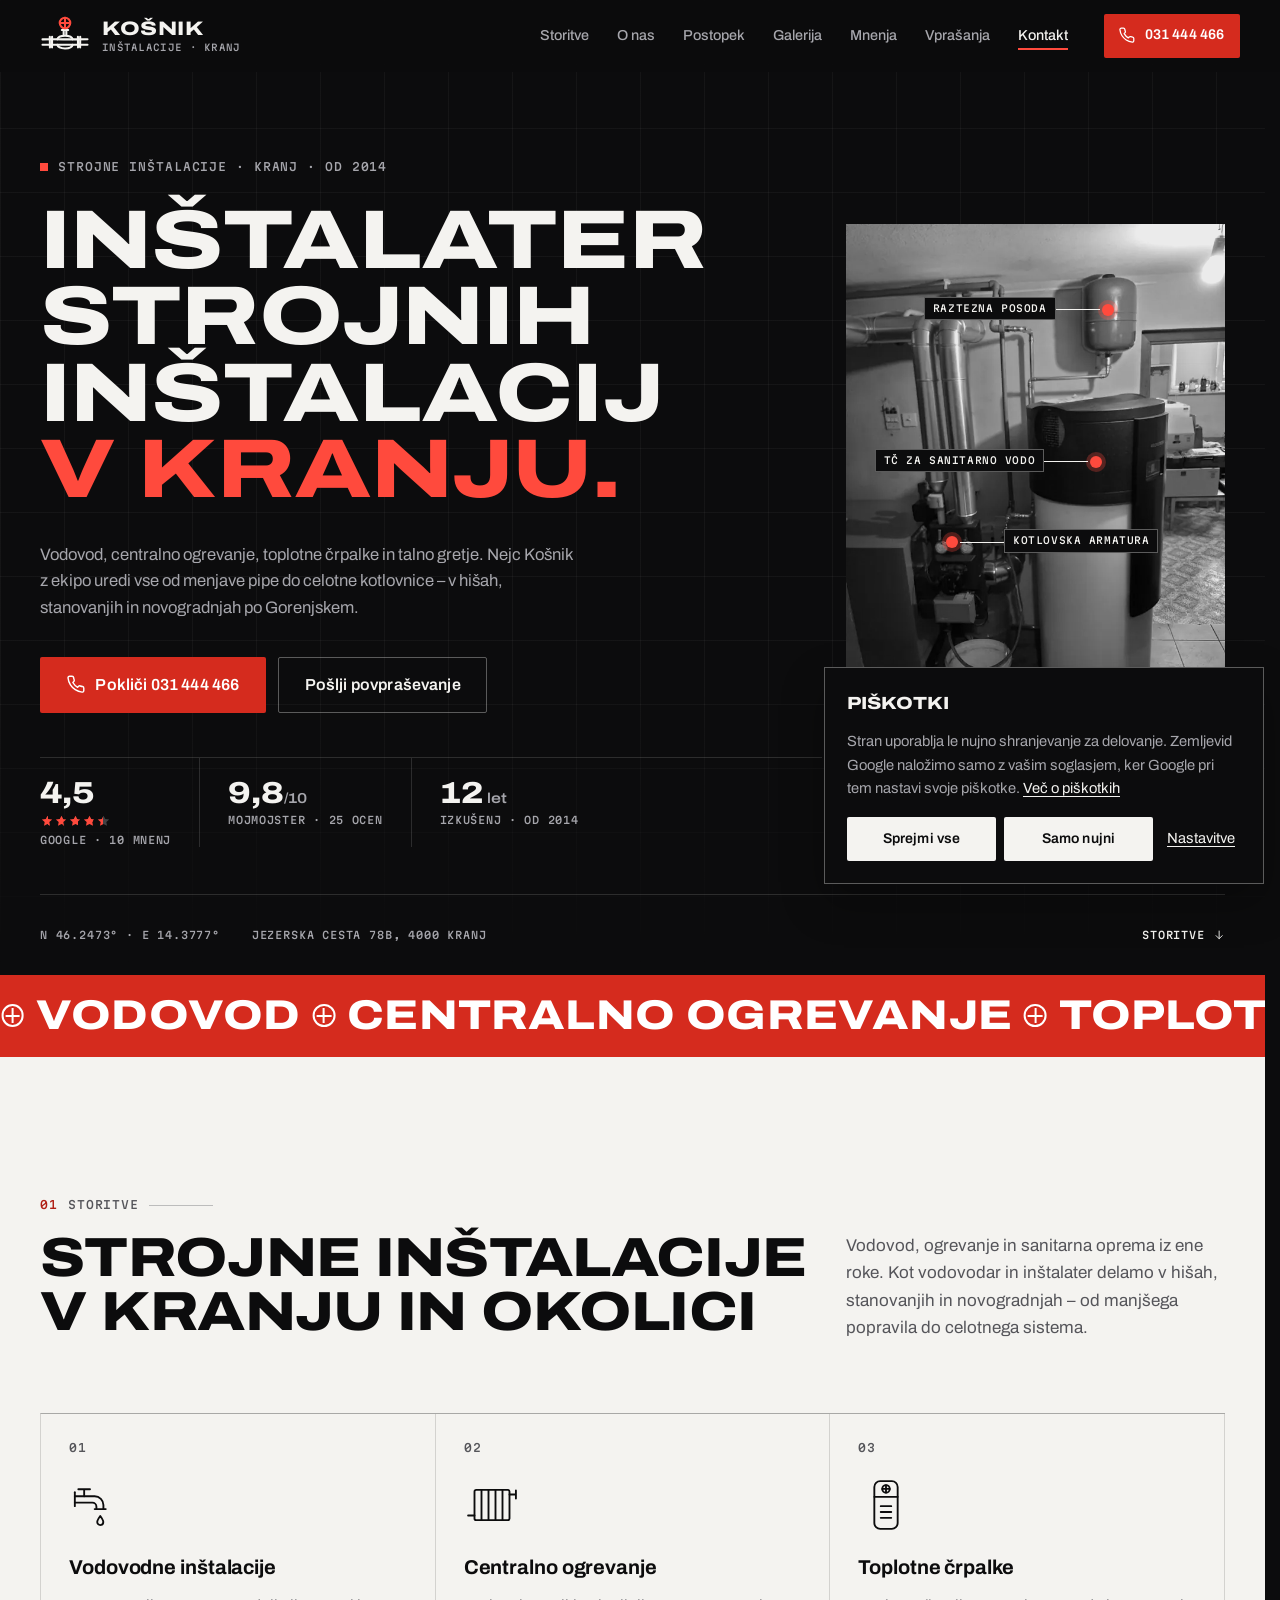
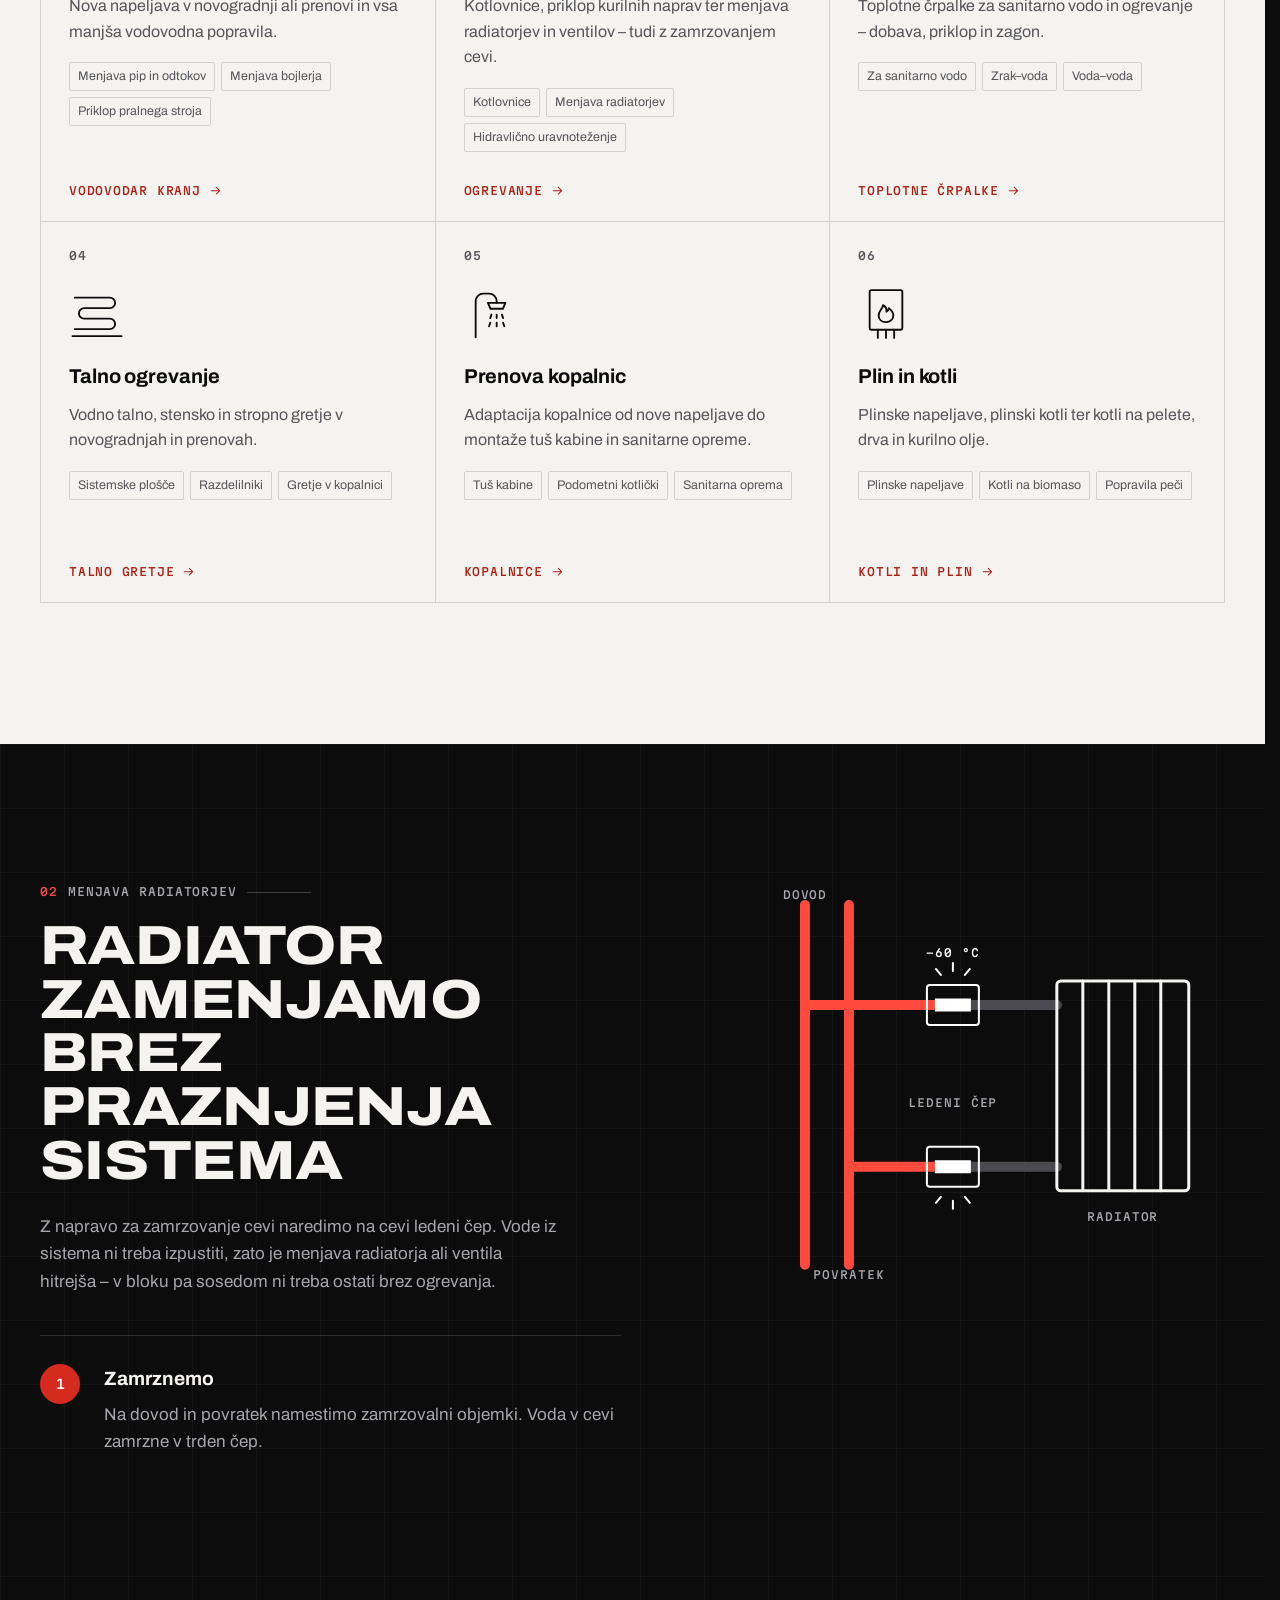
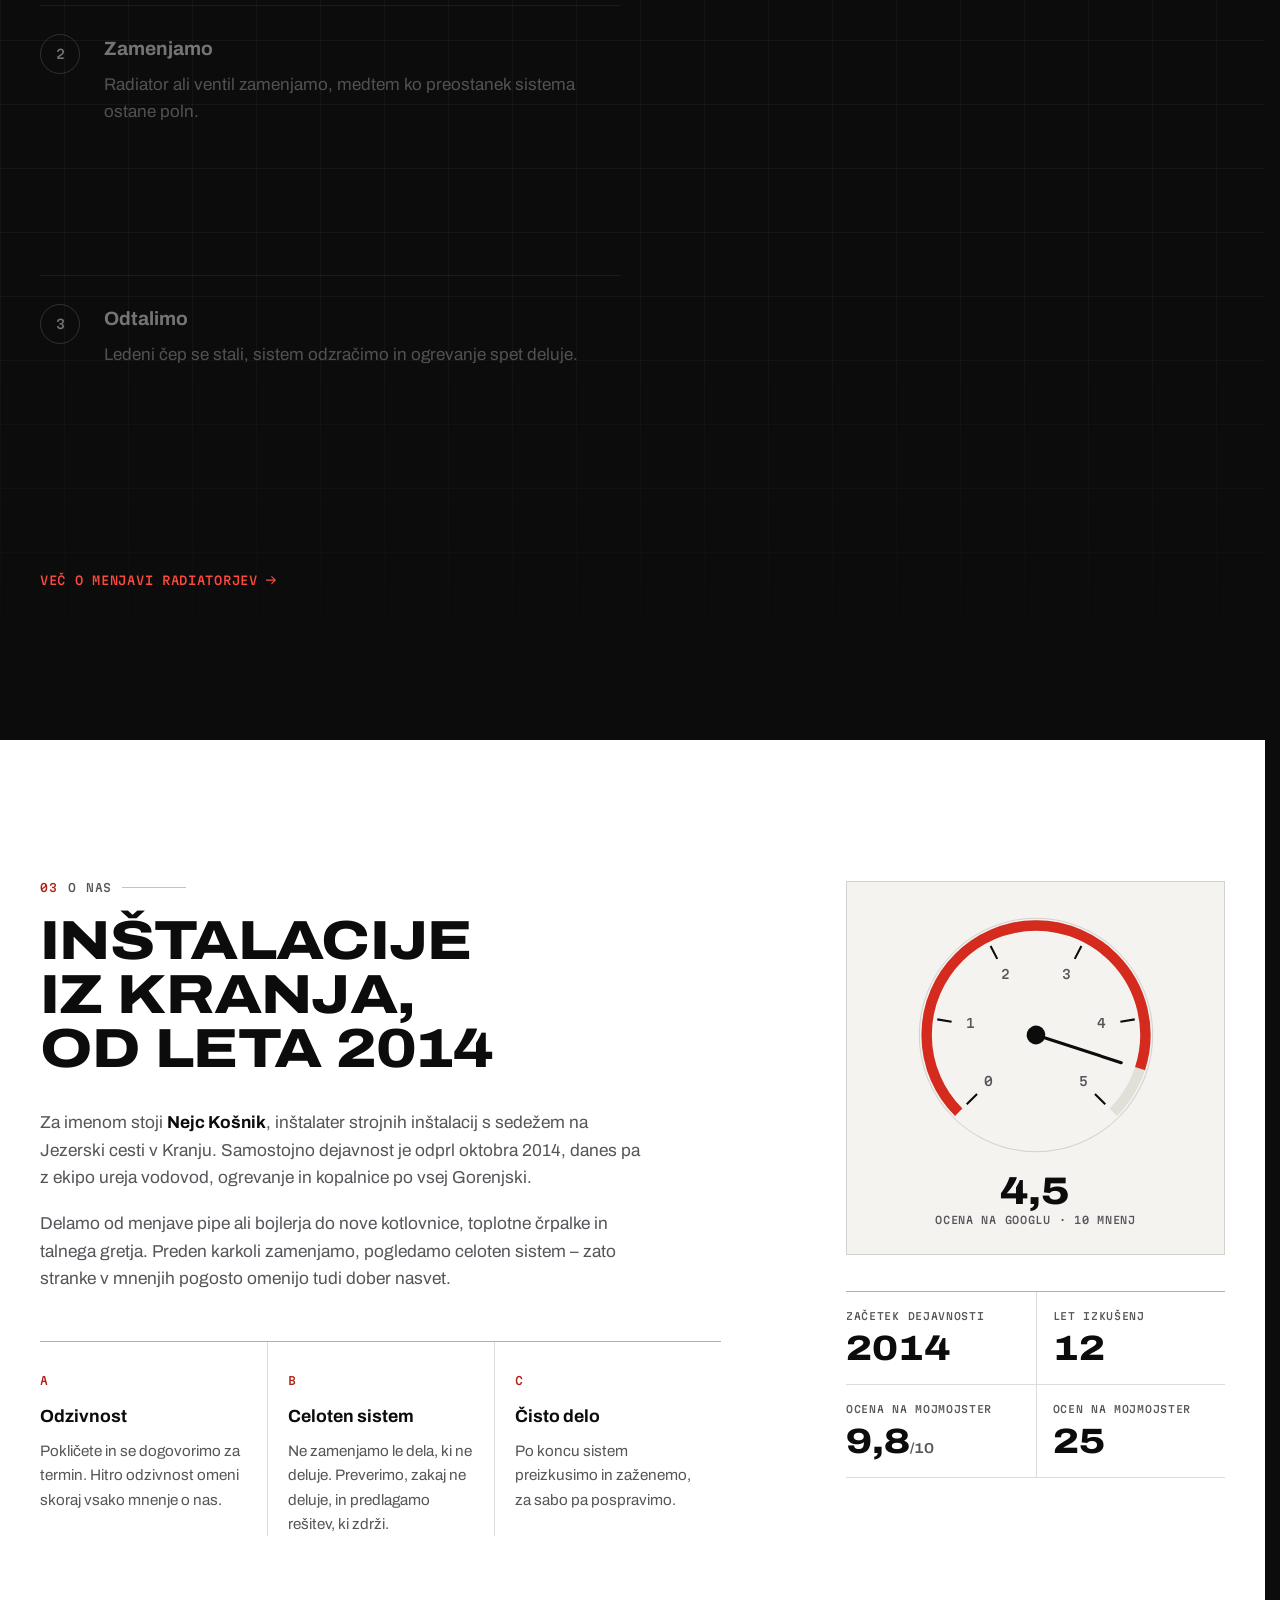
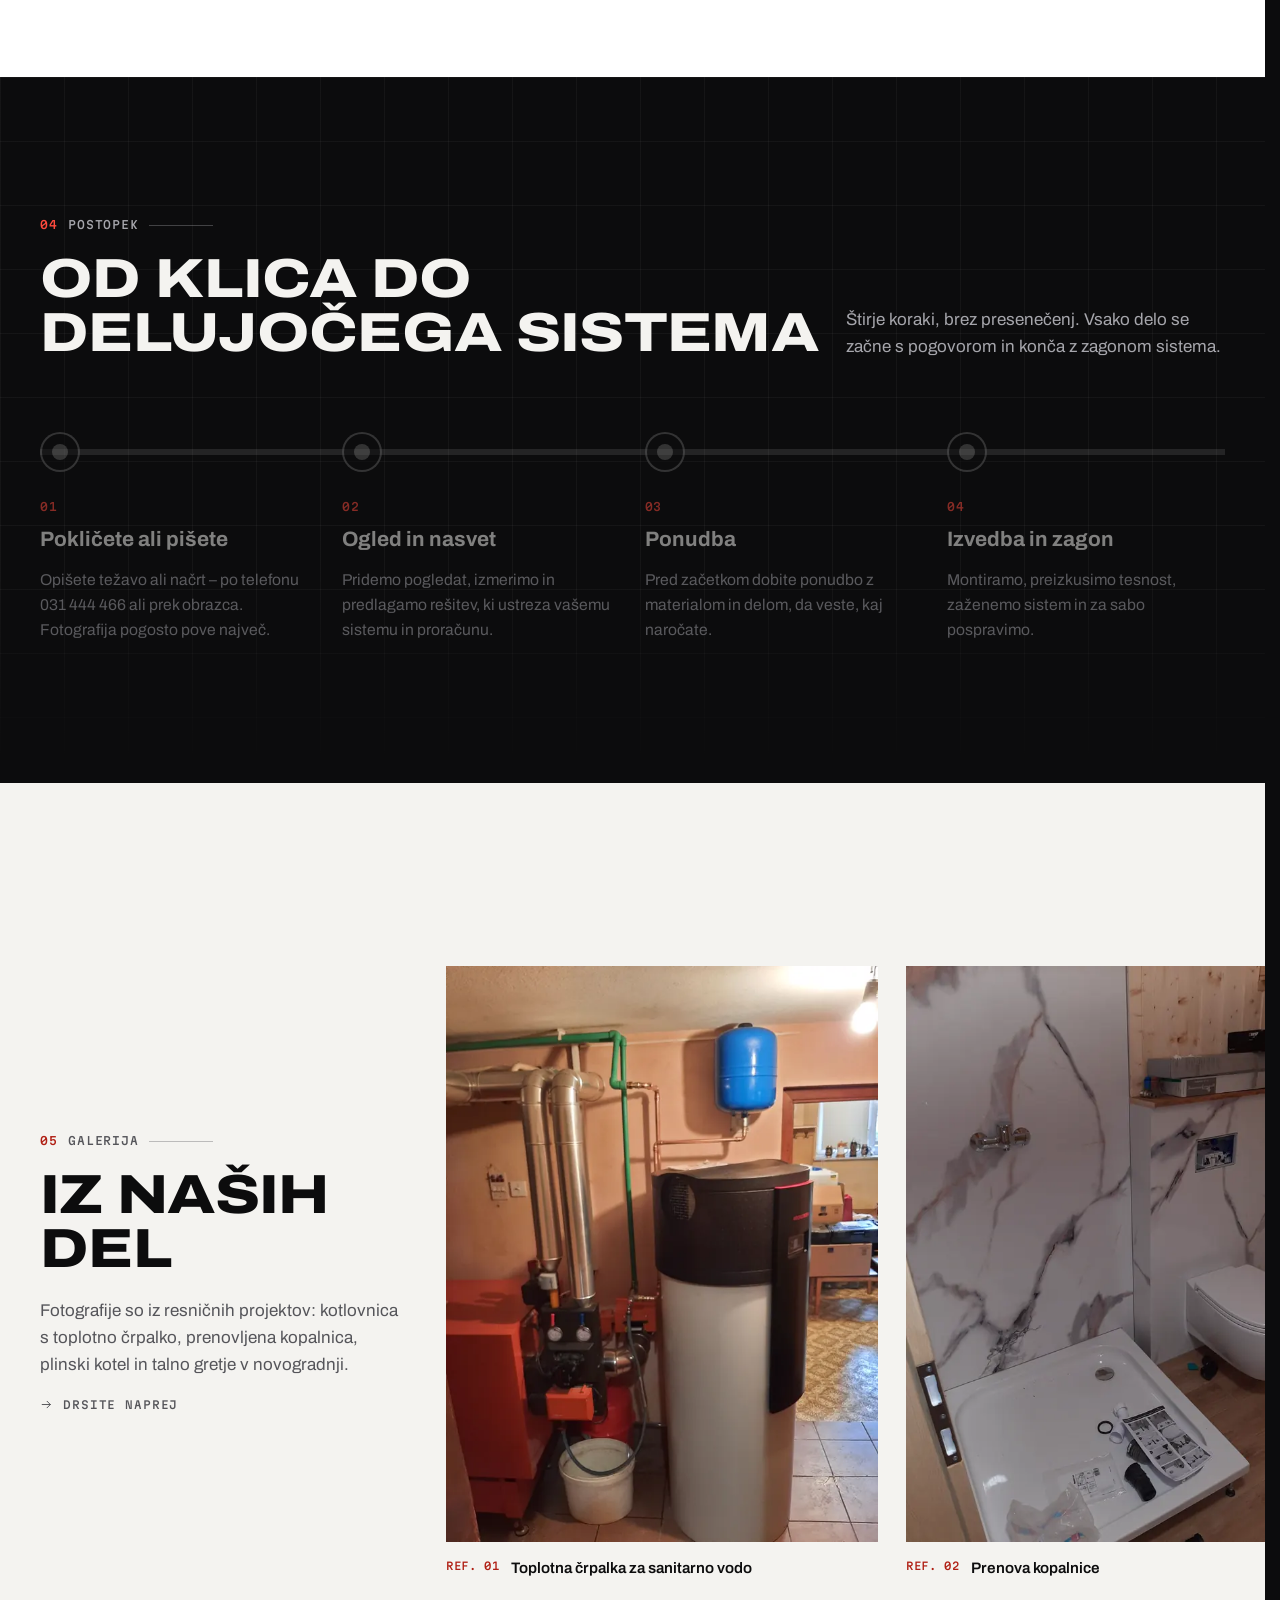
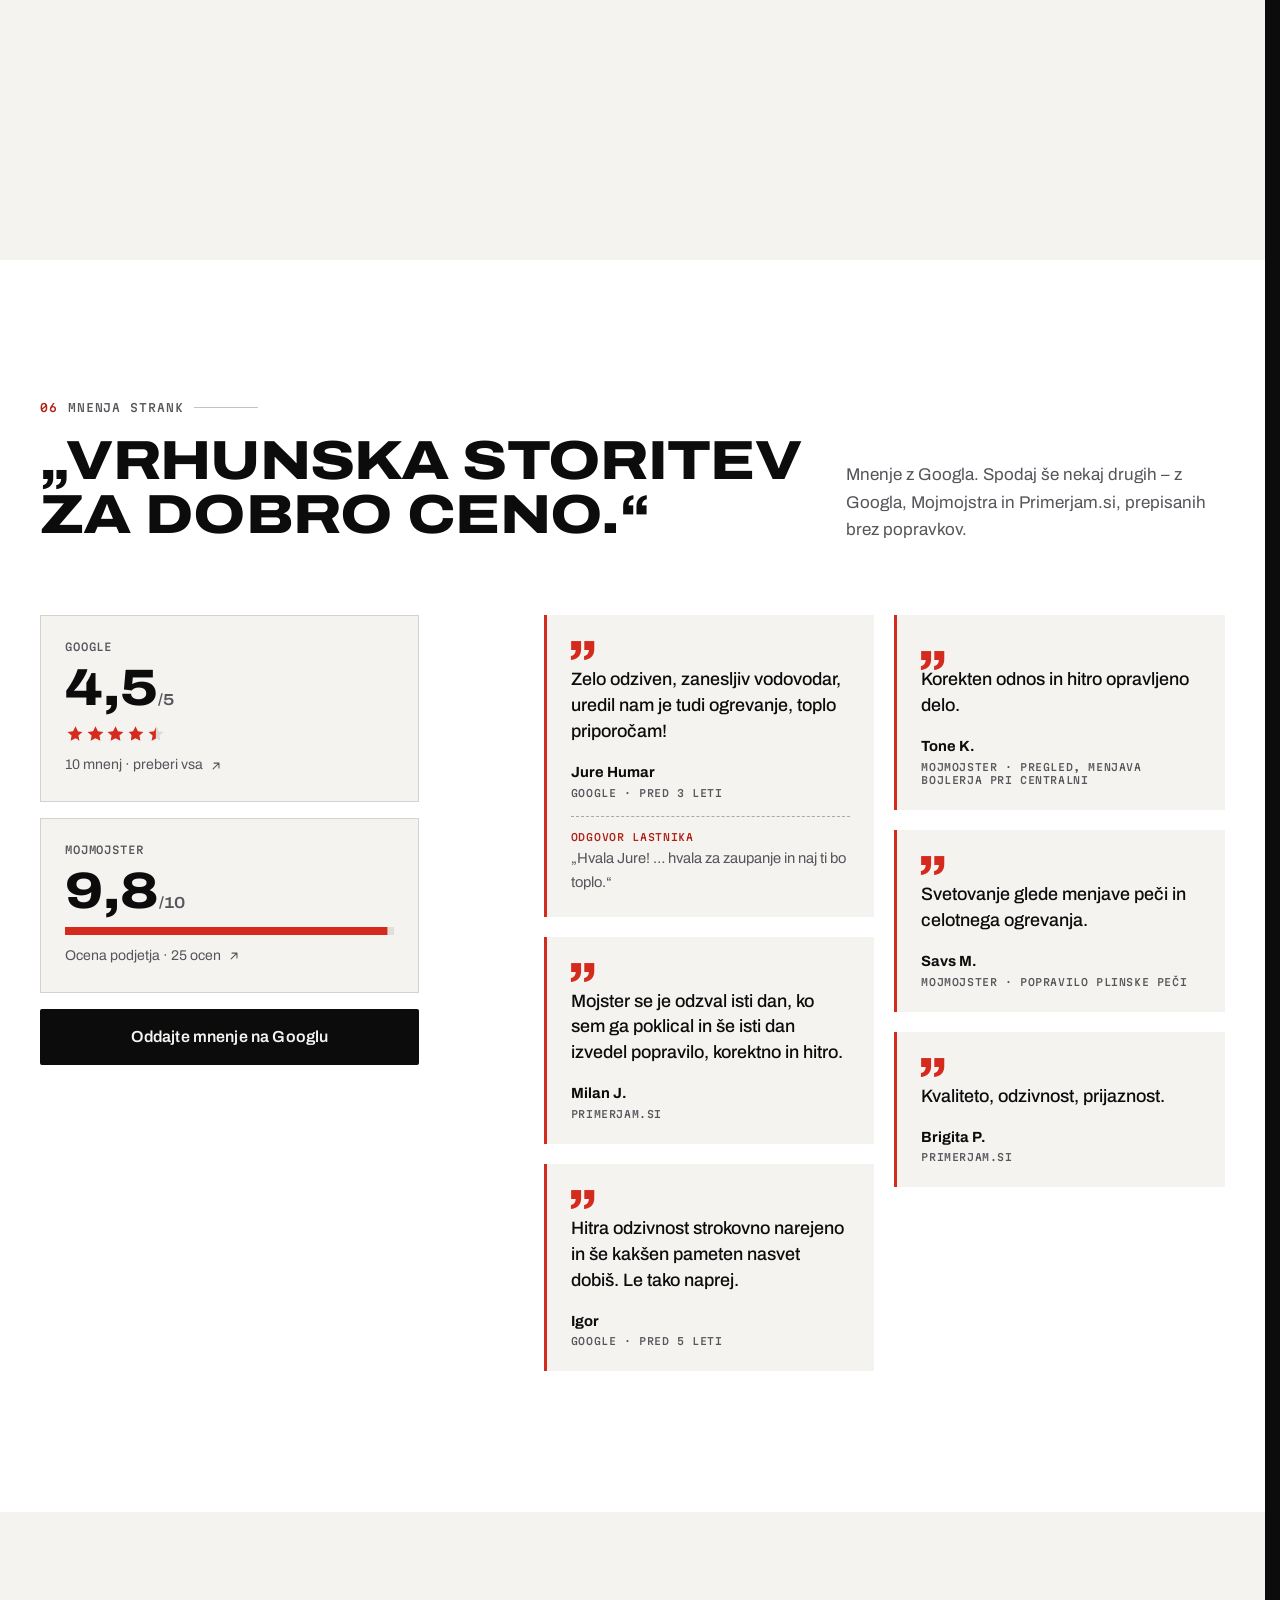
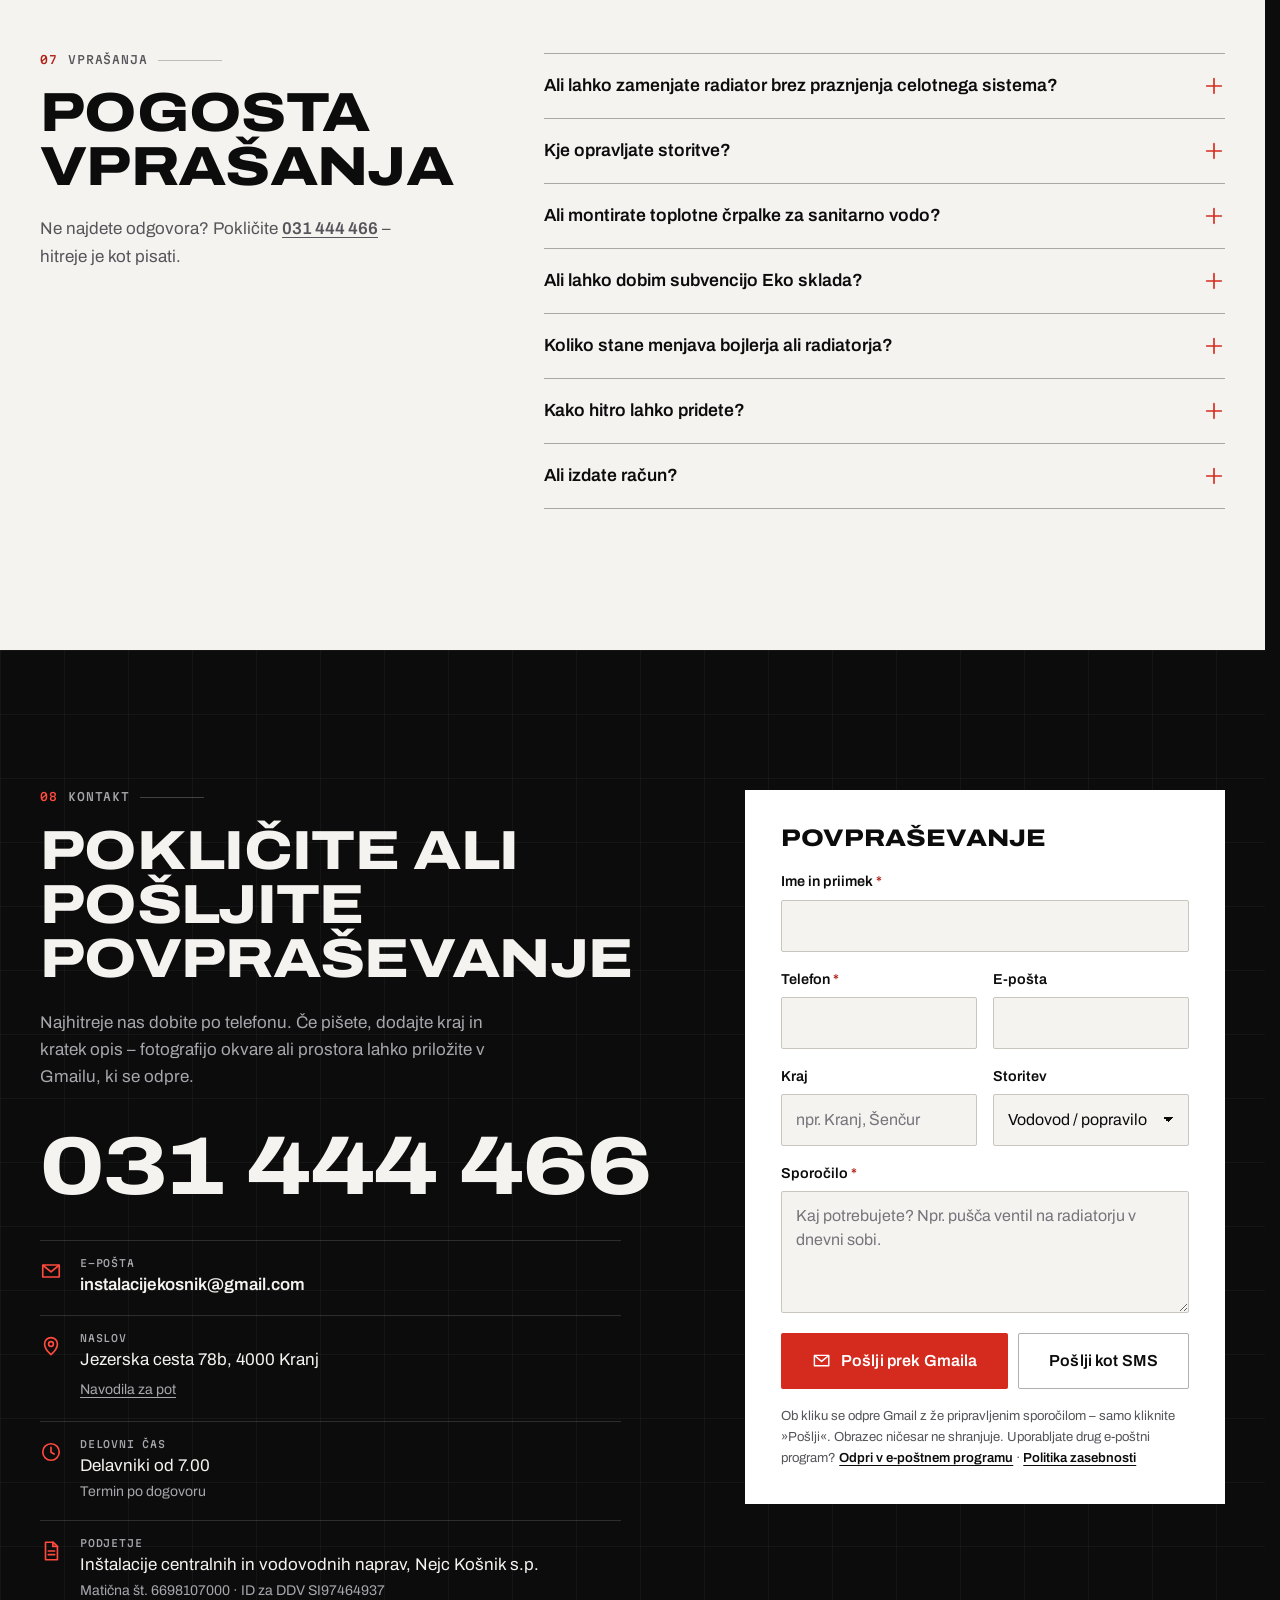
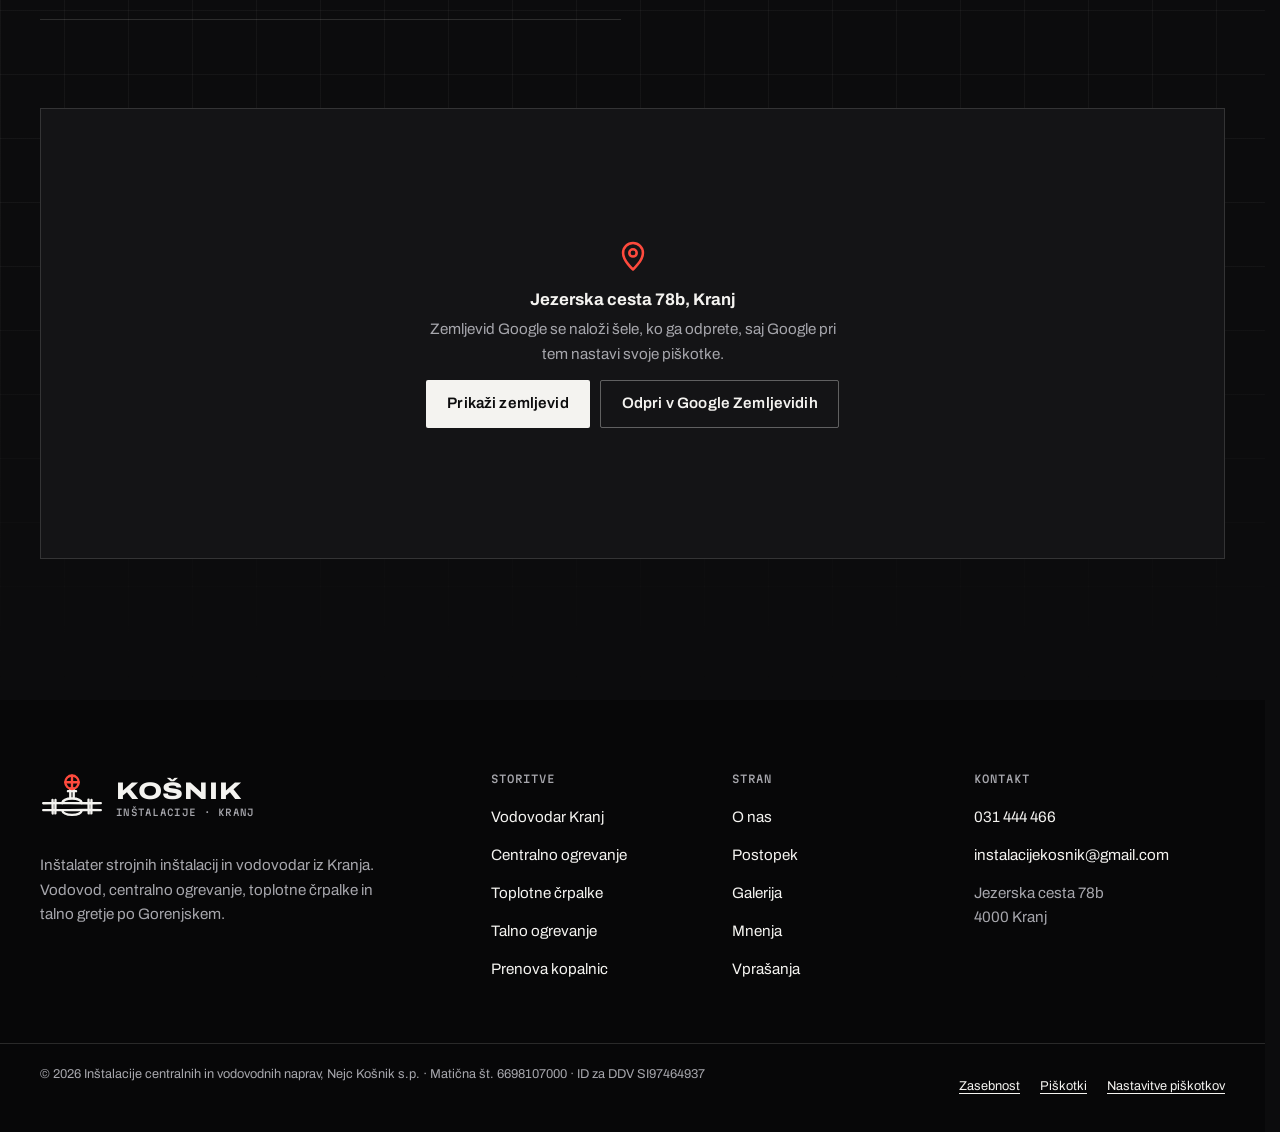
<file: index.html>
<!DOCTYPE html>
<html lang="sl" data-intro>
<head>
<meta charset="utf-8">
<meta name="viewport" content="width=device-width, initial-scale=1">
<!-- Zgodnja nastavitev razredov: js, zmanjšano gibanje, uvodna animacija (enkrat na sejo). ?gibanje=1 vsili animacije za predogled. -->
<script>
(function (d) {
  var h = d.documentElement, rm = false;
  h.classList.add('js');
  try { rm = matchMedia('(prefers-reduced-motion: reduce)').matches && !/[?&]gibanje=1/.test(location.search); } catch (e) {}
  if (rm) h.classList.add('rm');
  try { if (h.hasAttribute('data-intro') && !rm && !sessionStorage.getItem('nk-uvod')) h.classList.add('js-intro'); } catch (e) {}
})(document);
</script>

<title>Inštalater strojnih inštalacij in vodovodar Kranj | Košnik</title>
<meta name="description" content="Inštalater strojnih inštalacij in vodovodar v Kranju: vodovod, centralno ogrevanje, toplotne črpalke, talno gretje, menjava bojlerjev in radiatorjev. Tel. 031 444 466.">
<!-- Domena: https://instalacije-kosnik.vercel.app. Če bo stran dobila lastno domeno, jo zamenjaj v vseh datotekah (tudi sitemap.xml in robots.txt). -->
<link rel="canonical" href="https://instalacije-kosnik.vercel.app/">
<meta name="robots" content="index, follow, max-image-preview:large">
<meta name="theme-color" content="#0C0C0D">
<meta name="author" content="Inštalacije centralnih in vodovodnih naprav, Nejc Košnik s.p.">
<meta name="geo.region" content="SI-052">
<meta name="geo.placename" content="Kranj">
<meta name="geo.position" content="46.2473214;14.3776877">
<meta name="ICBM" content="46.2473214, 14.3776877">

<meta property="og:type" content="website">
<meta property="og:locale" content="sl_SI">
<meta property="og:site_name" content="Inštalacije Košnik">
<meta property="og:title" content="Inštalater strojnih inštalacij in vodovodar Kranj – Nejc Košnik s.p.">
<meta property="og:description" content="Vodovod, centralno ogrevanje, toplotne črpalke in talno gretje v Kranju in po Gorenjskem. Pokličite 031 444 466.">
<meta property="og:url" content="https://instalacije-kosnik.vercel.app/">
<meta property="og:image" content="https://instalacije-kosnik.vercel.app/assets/og-image.jpg">
<meta property="og:image:width" content="1200">
<meta property="og:image:height" content="630">
<meta property="og:image:alt" content="Inštalacije Košnik – inštalater strojnih inštalacij v Kranju">
<meta name="twitter:card" content="summary_large_image">

<link rel="icon" href="favicon.svg" type="image/svg+xml">
<link rel="apple-touch-icon" href="assets/img/apple-touch-icon.png">
<link rel="preconnect" href="https://fonts.googleapis.com">
<link rel="preconnect" href="https://fonts.gstatic.com" crossorigin>
<link rel="stylesheet" href="https://fonts.googleapis.com/css2?family=Archivo:wdth,wght@100..125,400..800&family=Martian+Mono:wght@400;500&display=swap">
<link rel="preload" as="image" href="assets/img/toplotna-crpalka-sanitarna-voda-kranj-1200.webp" imagesrcset="assets/img/toplotna-crpalka-sanitarna-voda-kranj-640.webp 640w, assets/img/toplotna-crpalka-sanitarna-voda-kranj-1200.webp 1200w" imagesizes="(min-width: 1024px) 38vw, 92vw">
<link rel="stylesheet" href="assets/styles.css">
<script src="assets/main.js" defer></script>

<script type="application/ld+json">
{
  "@context": "https://schema.org",
  "@graph": [
    {
      "@type": ["Plumber", "HVACBusiness"],
      "@id": "https://instalacije-kosnik.vercel.app/#podjetje",
      "name": "Inštalacije centralnih in vodovodnih naprav, Nejc Košnik s.p.",
      "alternateName": ["Inštalacije Košnik", "Nejc Košnik s.p.", "Inštalater strojnih inštalacij Nejc Košnik"],
      "description": "Inštalater strojnih inštalacij in vodovodar iz Kranja: vodovodne inštalacije, centralno ogrevanje, kotlovnice, toplotne črpalke, talno ogrevanje, prenova kopalnic in plinske napeljave.",
      "url": "https://instalacije-kosnik.vercel.app/",
      "telephone": "+386 31 444 466",
      "email": "instalacijekosnik@gmail.com",
      "image": "https://instalacije-kosnik.vercel.app/assets/img/toplotna-crpalka-sanitarna-voda-kranj-1200.webp",
      "logo": "https://instalacije-kosnik.vercel.app/favicon.svg",
      "foundingDate": "2014-10-03",
      "founder": { "@type": "Person", "name": "Nejc Košnik" },
      "vatID": "SI97464937",
      "taxID": "97464937",
      "identifier": { "@type": "PropertyValue", "propertyID": "Matična številka", "value": "6698107000" },
      "address": {
        "@type": "PostalAddress",
        "streetAddress": "Jezerska cesta 78b",
        "addressLocality": "Kranj",
        "postalCode": "4000",
        "addressRegion": "Gorenjska",
        "addressCountry": "SI"
      },
      "geo": { "@type": "GeoCoordinates", "latitude": 46.2473214, "longitude": 14.3776877 },
      "hasMap": "https://maps.google.com/?cid=13656609047360480369",
      "areaServed": [
        { "@type": "City", "name": "Kranj" },
        { "@type": "City", "name": "Šenčur" },
        { "@type": "City", "name": "Naklo" },
        { "@type": "City", "name": "Cerklje na Gorenjskem" },
        { "@type": "City", "name": "Preddvor" },
        { "@type": "City", "name": "Tržič" },
        { "@type": "City", "name": "Škofja Loka" },
        { "@type": "AdministrativeArea", "name": "Gorenjska" }
      ],
      "knowsAbout": ["vodovodne inštalacije", "centralno ogrevanje", "toplotne črpalke", "talno ogrevanje", "menjava bojlerja", "menjava radiatorjev z zamrzovanjem cevi", "prenova kopalnic", "plinske napeljave", "kotlovnice"],
      "hasOfferCatalog": {
        "@type": "OfferCatalog",
        "name": "Strojne inštalacije",
        "itemListElement": [
          { "@type": "Offer", "itemOffered": { "@type": "Service", "name": "Vodovodne inštalacije in popravila", "url": "https://instalacije-kosnik.vercel.app/vodovodne-instalacije-kranj.html" } },
          { "@type": "Offer", "itemOffered": { "@type": "Service", "name": "Centralno ogrevanje in kotlovnice", "url": "https://instalacije-kosnik.vercel.app/centralno-ogrevanje-kranj.html" } },
          { "@type": "Offer", "itemOffered": { "@type": "Service", "name": "Toplotne črpalke", "url": "https://instalacije-kosnik.vercel.app/toplotne-crpalke-kranj.html" } },
          { "@type": "Offer", "itemOffered": { "@type": "Service", "name": "Talno ogrevanje", "url": "https://instalacije-kosnik.vercel.app/talno-ogrevanje-kranj.html" } },
          { "@type": "Offer", "itemOffered": { "@type": "Service", "name": "Prenova kopalnic", "url": "https://instalacije-kosnik.vercel.app/adaptacija-kopalnic-kranj.html" } }
        ]
      },
      "sameAs": [
        "https://maps.google.com/?cid=13656609047360480369",
        "https://www.mojmojster.net/izvajalec/nejc_kosnik",
        "https://www.bizi.si/NEJC-KOSNIK-S-P/"
      ]
    },
    {
      "@type": "WebSite",
      "@id": "https://instalacije-kosnik.vercel.app/#stran",
      "url": "https://instalacije-kosnik.vercel.app/",
      "name": "Inštalacije Košnik",
      "inLanguage": "sl",
      "publisher": { "@id": "https://instalacije-kosnik.vercel.app/#podjetje" }
    },
    {
      "@type": "FAQPage",
      "mainEntity": [
        { "@type": "Question", "name": "Ali lahko zamenjate radiator brez praznjenja celotnega sistema?", "acceptedAnswer": { "@type": "Answer", "text": "Da. Radiatorje in ventile menjamo tudi s sistemom zamrzovanja cevi: na cevi naredimo ledeni čep, zato celotnega sistema ni treba izprazniti. To je posebej praktično v blokih." } },
        { "@type": "Question", "name": "Kje opravljate storitve?", "acceptedAnswer": { "@type": "Answer", "text": "Sedež imamo na Jezerski cesti 78b v Kranju. Delamo v Kranju z okolico in po Gorenjskem." } },
        { "@type": "Question", "name": "Ali montirate toplotne črpalke za sanitarno vodo?", "acceptedAnswer": { "@type": "Answer", "text": "Da. Toplotno črpalko za sanitarno vodo dobavimo, priklopimo na vodovod in po potrebi na obstoječo kotlovnico ter jo zaženemo." } },
        { "@type": "Question", "name": "Koliko stane menjava bojlerja ali radiatorja?", "acceptedAnswer": { "@type": "Answer", "text": "Cena je odvisna od naprave, dostopa in obstoječe napeljave. Po kratkem opisu ali ogledu pripravimo ponudbo z materialom in delom." } },
        { "@type": "Question", "name": "Ali izdate račun?", "acceptedAnswer": { "@type": "Answer", "text": "Da. Smo zavezanec za DDV (ID za DDV SI97464937), za vsako delo izdamo račun." } }
      ]
    }
  ]
}
</script>
</head>
<body>
<a class="skip" href="#vsebina">Preskoči na vsebino</a>

<!-- ============ Ikone in znak (SVG sprite) ============ -->
<svg class="sprite" aria-hidden="true" focusable="false">
  <symbol id="nk-mark" viewBox="0 0 120 100">
    <path d="M6 58.6C30 57.9 88 59.1 114 58.3"/>
    <path d="M6 71.4C32 72 86 70.8 114 71.6"/>
    <path d="M23.5 52.2l.3 25.6M29 52.4l-.2 25.3M91 52.1l.3 25.6M96.5 52.4l-.2 25.3"/>
    <path d="M41.5 58.4C44.5 47 75.5 46.6 78.5 58.4M41.5 71.6C44.5 83 75.5 83.4 78.5 71.6"/>
    <path d="M56.8 48.6V31.4M63.2 48.6V31.4M52.4 36h15.2"/>
    <g style="stroke: var(--mark-accent, #D52B1E)">
      <path d="M47.4 19.2a12.6 12.6 0 1 0 25.2 0a12.6 12.6 0 1 0-25.2 0"/>
      <path d="M60 6.8v24.8M47.6 19.2h24.8"/>
    </g>
  </symbol>
  <symbol id="i-phone" viewBox="0 0 24 24"><path d="M21 16.4v3a2 2 0 0 1-2.2 2 19.6 19.6 0 0 1-8.5-3 19.3 19.3 0 0 1-6-6 19.6 19.6 0 0 1-3-8.6A2 2 0 0 1 3.3 1.6h3a2 2 0 0 1 2 1.7c.1 1 .4 1.9.7 2.8a2 2 0 0 1-.5 2.1L7.3 9.4a16 16 0 0 0 6 6l1.2-1.2a2 2 0 0 1 2.1-.5c.9.3 1.8.6 2.8.7a2 2 0 0 1 1.6 2z"/></symbol>
  <symbol id="i-mail" viewBox="0 0 24 24"><path d="M3 5.5h18v13H3z"/><path d="m3.5 6 8.5 7 8.5-7"/></symbol>
  <symbol id="i-pin" viewBox="0 0 24 24"><path d="M12 21.5s-7-6.2-7-11.7a7 7 0 0 1 14 0c0 5.5-7 11.7-7 11.7z"/><circle cx="12" cy="9.8" r="2.6"/></symbol>
  <symbol id="i-clock" viewBox="0 0 24 24"><circle cx="12" cy="12" r="9"/><path d="M12 7v5.2l3.4 2"/></symbol>
  <symbol id="i-doc" viewBox="0 0 24 24"><path d="M6 2.5h8.5L19 7v14.5H6z"/><path d="M14 2.5V7h5M9 12h7M9 16h7"/></symbol>
  <symbol id="i-arrow" viewBox="0 0 24 24"><path d="M4 12h15M13 6l6 6-6 6"/></symbol>
  <symbol id="i-out" viewBox="0 0 24 24"><path d="M7 17 17 7M8.5 7H17v8.5"/></symbol>
  <symbol id="i-plus" viewBox="0 0 24 24"><path d="M12 4v16M4 12h16"/></symbol>
  <symbol id="i-close" viewBox="0 0 24 24"><path d="M5.5 5.5l13 13M18.5 5.5l-13 13"/></symbol>
  <symbol id="i-left" viewBox="0 0 24 24"><path d="M15 5l-7 7 7 7"/></symbol>
  <symbol id="i-right" viewBox="0 0 24 24"><path d="M9 5l7 7-7 7"/></symbol>
  <symbol id="i-star" viewBox="0 0 24 24"><path d="m12 2.8 2.8 5.8 6.3.9-4.6 4.4 1.1 6.3L12 17.2l-5.6 3 1.1-6.3L2.9 9.5l6.3-.9z"/></symbol>
  <!-- ikone storitev -->
  <symbol id="s-voda" viewBox="0 0 48 48"><path d="M5 13v12"/><path d="M5 16.5h17a7.5 7.5 0 0 1 7.5 7.5v3.5"/><path d="M5 22h15a3.5 3.5 0 0 1 3.5 3.5v2"/><path d="M22 27.5h9.5"/><path d="M13 16.5v-6M8 10.5h10"/><path d="M26.8 33.5c-1.7 2.4-2.6 4-2.6 5.1a2.6 2.6 0 0 0 5.2 0c0-1.1-.9-2.7-2.6-5.1z"/></symbol>
  <symbol id="s-radiator" viewBox="0 0 48 48"><rect x="9" y="11" width="30" height="26" rx="1.5"/><path d="M15 11v26M21 11v26M27 11v26M33 11v26"/><path d="M3.5 33H9M39 15h5.5M44.5 11.5v7"/></symbol>
  <symbol id="s-crpalka" viewBox="0 0 48 48"><rect x="14" y="3.5" width="20" height="41" rx="5"/><path d="M14 17h20"/><circle cx="24" cy="10.2" r="3.2"/><path d="M24 7v6.4M20.8 10.2h6.4"/><path d="M19.5 25h9M19.5 30h9M19.5 35h9"/></symbol>
  <symbol id="s-talno" viewBox="0 0 48 48"><path d="M5 10h30a4.5 4.5 0 0 1 0 9H13a4.5 4.5 0 0 0 0 9h22a4.5 4.5 0 0 1 0 9H5"/><path d="M3 43h42"/></symbol>
  <symbol id="s-kopalnica" viewBox="0 0 48 48"><path d="M10 44V13a6.5 6.5 0 0 1 6.5-6.5h5A6.5 6.5 0 0 1 28 13v1.5"/><path d="M20.5 14.5h15l-2.2 5H22.7z"/><path d="M23.5 24.5l-1 3M28 24.5v3M32.5 24.5l1 3M22.5 31.5l-1 3M28 31.5v3M33.5 31.5l1 3"/></symbol>
  <symbol id="s-plamen" viewBox="0 0 48 48"><rect x="10" y="3.5" width="28" height="34" rx="1.5"/><path d="M24 31c-4.1 0-6.3-2.7-6.3-5.8 0-3.6 3.1-5.3 3.8-8.8 2.7 1.7 3.2 4 2.9 5.7 1.1-.6 1.9-1.9 2.1-3.1 1.9 1.7 3.8 3.8 3.8 6.2 0 3.1-2.5 5.8-6.3 5.8z"/><path d="M17 37.5v7M24 37.5v7M31 37.5v7"/></symbol>
</svg>

<!-- ============ Uvodna animacija: skica ventila se izriše, kolo se zavrti, voda steče ============ -->
<div class="intro" id="intro" aria-hidden="true">
  <div class="intro__stage">
    <svg class="intro__mark" viewBox="0 0 120 100" fill="none" stroke-linecap="round" stroke-linejoin="round">
      <path class="d d--ghost" pathLength="1" style="--d:100ms" d="M5.4 59.2C29 58.7 87 59.8 114.6 58.9"/>
      <path class="d" pathLength="1" style="--d:60ms" d="M6 58.6C30 57.9 88 59.1 114 58.3"/>
      <path class="d" pathLength="1" style="--d:120ms" d="M6 71.4C32 72 86 70.8 114 71.6"/>
      <path class="d d--ghost" pathLength="1" style="--d:170ms" d="M6.6 70.8C33 71.6 85 70.3 113.4 71.1"/>
      <path class="d d--s" pathLength="1" style="--d:300ms" d="M23.5 52.2l.3 25.6"/>
      <path class="d d--s" pathLength="1" style="--d:340ms" d="M29 52.4l-.2 25.3"/>
      <path class="d d--s" pathLength="1" style="--d:400ms" d="M91 52.1l.3 25.6"/>
      <path class="d d--s" pathLength="1" style="--d:440ms" d="M96.5 52.4l-.2 25.3"/>
      <path class="d d--m" pathLength="1" style="--d:480ms" d="M41.5 58.4C44.5 47 75.5 46.6 78.5 58.4"/>
      <path class="d d--m" pathLength="1" style="--d:520ms" d="M41.5 71.6C44.5 83 75.5 83.4 78.5 71.6"/>
      <path class="d d--s" pathLength="1" style="--d:640ms" d="M56.8 48.6V31.4M63.2 48.6V31.4"/>
      <path class="d d--s" pathLength="1" style="--d:720ms" d="M52.4 36h15.2"/>
      <path class="d d--s d--ghost" pathLength="1" style="--d:760ms" d="M4 88H116M4 84.5v7M116 84.5v7"/>
      <g class="intro__wheel">
        <path class="d d--m" pathLength="1" style="--d:780ms" d="M47.4 19.2a12.6 12.6 0 1 0 25.2 0a12.6 12.6 0 1 0-25.2 0"/>
        <path class="d d--s" pathLength="1" style="--d:900ms" d="M60 6.8v24.8M47.6 19.2h24.8"/>
      </g>
      <path class="intro__flow" pathLength="1" d="M8 65h104"/>
    </svg>
    <p class="intro__word"><span>Košnik</span></p>
    <p class="intro__sub"><span>Inštalacije</span><span>Kranj</span><span>od 2014</span></p>
  </div>
</div>

<!-- Napredek drsenja: cev, ki se polni -->
<div class="progress" aria-hidden="true"><i id="progress"></i></div>

<!-- Cevovod ob robu strani (samo široki zasloni) -->
<div class="rail" id="rail" aria-hidden="true">
  <i class="rail__fill" id="rail-fill"></i>
</div>

<!-- ============ Glava ============ -->
<header class="hdr" id="hdr">
  <div class="wrap hdr__in">
    <a class="brand" href="#vrh">
      <svg class="brand__mark" viewBox="0 0 120 100" aria-hidden="true"><use href="#nk-mark"/></svg>
      <span class="brand__txt"><b>Košnik</b><small>Inštalacije · Kranj</small></span>
    </a>
    <nav class="nav" aria-label="Glavna navigacija">
      <ul>
        <li><a href="#storitve">Storitve</a></li>
        <li><a href="#o-nas">O nas</a></li>
        <li><a href="#postopek">Postopek</a></li>
        <li><a href="#galerija">Galerija</a></li>
        <li><a href="#mnenja">Mnenja</a></li>
        <li><a href="#vprasanja">Vprašanja</a></li>
        <li><a href="#kontakt">Kontakt</a></li>
      </ul>
    </nav>
    <a class="btn btn--red btn--sm hdr__tel" href="tel:+38631444466" aria-label="Pokliči 031 444 466">
      <svg class="ico" aria-hidden="true"><use href="#i-phone"/></svg><span>031&nbsp;444&nbsp;466</span>
    </a>
    <button class="burger" type="button" aria-label="Odpri meni" aria-expanded="false" aria-controls="mnav"><span></span><span></span></button>
  </div>
</header>

<div class="mnav" id="mnav" inert>
  <nav aria-label="Mobilna navigacija">
    <ul>
      <li style="--i:0"><a href="#storitve"><span>01</span>Storitve</a></li>
      <li style="--i:1"><a href="#o-nas"><span>02</span>O nas</a></li>
      <li style="--i:2"><a href="#postopek"><span>03</span>Postopek</a></li>
      <li style="--i:3"><a href="#galerija"><span>04</span>Galerija</a></li>
      <li style="--i:4"><a href="#mnenja"><span>05</span>Mnenja</a></li>
      <li style="--i:5"><a href="#vprasanja"><span>06</span>Vprašanja</a></li>
      <li style="--i:6"><a href="#kontakt"><span>07</span>Kontakt</a></li>
    </ul>
  </nav>
  <div class="mnav__foot">
    <a class="btn btn--red btn--lg" href="tel:+38631444466"><svg class="ico" aria-hidden="true"><use href="#i-phone"/></svg>031&nbsp;444&nbsp;466</a>
    <a href="mailto:instalacijekosnik@gmail.com">instalacijekosnik@gmail.com</a>
    <span>Jezerska cesta 78b, 4000 Kranj</span>
  </div>
</div>

<main id="vsebina">

<!-- ============ HERO ============ -->
<section class="hero" id="vrh" aria-labelledby="hero-h">
  <div class="gridbg" aria-hidden="true"></div>
  <div class="wrap hero__in">
    <div class="hero__copy">
      <p class="label label--inv hero__kick" data-hero style="--i:0"><span class="tick" aria-hidden="true"></span>Strojne inštalacije · Kranj · od 2014</p>
      <h1 class="hero__h" id="hero-h">
        <span class="ln"><span style="--i:0">Inštalater</span></span>
        <span class="ln"><span style="--i:1">strojnih</span></span>
        <span class="ln"><span style="--i:2">inštalacij</span></span>
        <span class="ln"><span style="--i:3" class="red">v Kranju.</span></span>
      </h1>
      <p class="hero__lead" data-hero style="--i:4">Vodovod, centralno ogrevanje, toplotne črpalke in talno gretje. Nejc Košnik z ekipo uredi vse od menjave pipe do celotne kotlovnice – v hišah, stanovanjih in novogradnjah po Gorenjskem.</p>
      <div class="hero__cta" data-hero style="--i:5">
        <a class="btn btn--red btn--lg" href="tel:+38631444466"><svg class="ico" aria-hidden="true"><use href="#i-phone"/></svg>Pokliči 031&nbsp;444&nbsp;466</a>
        <a class="btn btn--line-inv btn--lg" href="#kontakt">Pošlji povpraševanje</a>
      </div>
      <ul class="proof" data-hero style="--i:6">
        <li>
          <b>4,5</b>
          <span class="stars" style="--v:.9" aria-hidden="true"></span>
          <small>Google · 10 mnenj</small>
        </li>
        <li><b>9,8<em>/10</em></b><small>Mojmojster · 25 ocen</small></li>
        <li><b>12<em> let</em></b><small>izkušenj · od 2014</small></li>
      </ul>
    </div>

    <figure class="hero__fig" id="hero-fig">
      <div class="hero__photo">
        <img src="assets/img/toplotna-crpalka-sanitarna-voda-kranj-1200.webp"
             srcset="assets/img/toplotna-crpalka-sanitarna-voda-kranj-640.webp 640w, assets/img/toplotna-crpalka-sanitarna-voda-kranj-1200.webp 1200w"
             sizes="(min-width: 1024px) 38vw, 92vw" width="1200" height="1600" fetchpriority="high"
             alt="Toplotna črpalka za sanitarno vodo, priklopljena poleg kotla v kotlovnici – delo Nejca Košnika">
      </div>
      <ul class="callouts" aria-hidden="true">
        <li class="co co--l" style="--x:69%; --y:17%; --i:0"><span>Raztezna posoda</span></li>
        <li class="co co--l" style="--x:66%; --y:47%; --i:1"><span>TČ za sanitarno vodo</span></li>
        <li class="co co--r" style="--x:28%; --y:63%; --i:2"><span>Kotlovska armatura</span></li>
      </ul>
      <figcaption class="hero__cap"><span>Ref. 01</span>Toplotna črpalka za sanitarno vodo ob obstoječi kotlovnici</figcaption>
    </figure>
  </div>
  <div class="wrap hero__foot" data-hero style="--i:7">
    <span>N 46.2473° · E 14.3777°</span>
    <span>Jezerska cesta 78b, 4000 Kranj</span>
    <a href="#storitve" class="cue">Storitve <svg class="ico" aria-hidden="true"><use href="#i-arrow"/></svg></a>
  </div>
</section>

<!-- Trak s storitvami, ki se premika z drsenjem -->
<div class="band" aria-hidden="true">
  <div class="band__track" id="band">
    <span>Vodovod</span><i></i><span>Centralno ogrevanje</span><i></i><span>Toplotne črpalke</span><i></i><span>Talno gretje</span><i></i><span>Kopalnice</span><i></i><span>Kotlovnice</span><i></i><span>Plinske napeljave</span><i></i>
    <span>Vodovod</span><i></i><span>Centralno ogrevanje</span><i></i><span>Toplotne črpalke</span><i></i><span>Talno gretje</span><i></i><span>Kopalnice</span><i></i><span>Kotlovnice</span><i></i><span>Plinske napeljave</span><i></i>
  </div>
</div>

<!-- ============ STORITVE ============ -->
<section class="sec sec--paper" id="storitve" aria-labelledby="st-h" data-rail="01">
  <div class="wrap">
    <header class="head">
      <p class="label" data-reveal><span class="num">01</span>Storitve</p>
      <h2 class="h2" id="st-h" data-reveal="words">Strojne inštalacije v&nbsp;Kranju in okolici</h2>
      <p class="head__intro" data-reveal style="--i:2">Vodovod, ogrevanje in sanitarna oprema iz ene roke. Kot vodovodar in inštalater delamo v hišah, stanovanjih in novogradnjah – od manjšega popravila do celotnega sistema.</p>
    </header>

    <ul class="svc" role="list">
      <li data-reveal style="--i:0">
        <a class="svc__card" href="vodovodne-instalacije-kranj.html">
          <span class="svc__no">01</span>
          <svg class="svc__ico" aria-hidden="true"><use href="#s-voda"/></svg>
          <h3 class="h3">Vodovodne inštalacije</h3>
          <p>Nova napeljava v novogradnji ali prenovi in vsa manjša vodovodna popravila.</p>
          <ul class="tags"><li>Menjava pip in odtokov</li><li>Menjava bojlerja</li><li>Priklop pralnega stroja</li></ul>
          <span class="svc__more">Vodovodar Kranj<svg class="ico" aria-hidden="true"><use href="#i-arrow"/></svg></span>
        </a>
      </li>
      <li data-reveal style="--i:1">
        <a class="svc__card" href="centralno-ogrevanje-kranj.html">
          <span class="svc__no">02</span>
          <svg class="svc__ico" aria-hidden="true"><use href="#s-radiator"/></svg>
          <h3 class="h3">Centralno ogrevanje</h3>
          <p>Kotlovnice, priklop kurilnih naprav ter menjava radiatorjev in ventilov – tudi z zamrzovanjem cevi.</p>
          <ul class="tags"><li>Kotlovnice</li><li>Menjava radiatorjev</li><li>Hidravlično uravnoteženje</li></ul>
          <span class="svc__more">Ogrevanje<svg class="ico" aria-hidden="true"><use href="#i-arrow"/></svg></span>
        </a>
      </li>
      <li data-reveal style="--i:2">
        <a class="svc__card" href="toplotne-crpalke-kranj.html">
          <span class="svc__no">03</span>
          <svg class="svc__ico" aria-hidden="true"><use href="#s-crpalka"/></svg>
          <h3 class="h3">Toplotne črpalke</h3>
          <p>Toplotne črpalke za sanitarno vodo in ogrevanje – dobava, priklop in zagon.</p>
          <ul class="tags"><li>Za sanitarno vodo</li><li>Zrak–voda</li><li>Voda–voda</li></ul>
          <span class="svc__more">Toplotne črpalke<svg class="ico" aria-hidden="true"><use href="#i-arrow"/></svg></span>
        </a>
      </li>
      <li data-reveal style="--i:0">
        <a class="svc__card" href="talno-ogrevanje-kranj.html">
          <span class="svc__no">04</span>
          <svg class="svc__ico" aria-hidden="true"><use href="#s-talno"/></svg>
          <h3 class="h3">Talno ogrevanje</h3>
          <p>Vodno talno, stensko in stropno gretje v novogradnjah in prenovah.</p>
          <ul class="tags"><li>Sistemske plošče</li><li>Razdelilniki</li><li>Gretje v kopalnici</li></ul>
          <span class="svc__more">Talno gretje<svg class="ico" aria-hidden="true"><use href="#i-arrow"/></svg></span>
        </a>
      </li>
      <li data-reveal style="--i:1">
        <a class="svc__card" href="adaptacija-kopalnic-kranj.html">
          <span class="svc__no">05</span>
          <svg class="svc__ico" aria-hidden="true"><use href="#s-kopalnica"/></svg>
          <h3 class="h3">Prenova kopalnic</h3>
          <p>Adaptacija kopalnice od nove napeljave do montaže tuš kabine in sanitarne opreme.</p>
          <ul class="tags"><li>Tuš kabine</li><li>Podometni kotlički</li><li>Sanitarna oprema</li></ul>
          <span class="svc__more">Kopalnice<svg class="ico" aria-hidden="true"><use href="#i-arrow"/></svg></span>
        </a>
      </li>
      <li data-reveal style="--i:2">
        <a class="svc__card" href="centralno-ogrevanje-kranj.html#kotli">
          <span class="svc__no">06</span>
          <svg class="svc__ico" aria-hidden="true"><use href="#s-plamen"/></svg>
          <h3 class="h3">Plin in kotli</h3>
          <p>Plinske napeljave, plinski kotli ter kotli na pelete, drva in kurilno olje.</p>
          <ul class="tags"><li>Plinske napeljave</li><li>Kotli na biomaso</li><li>Popravila peči</li></ul>
          <span class="svc__more">Kotli in plin<svg class="ico" aria-hidden="true"><use href="#i-arrow"/></svg></span>
        </a>
      </li>
    </ul>
  </div>
</section>

<!-- ============ POSEBNOST: zamrzovanje cevi ============ -->
<section class="sec sec--ink freeze" id="zamrzovanje" aria-labelledby="fz-h" data-rail="02">
  <div class="gridbg" aria-hidden="true"></div>
  <div class="wrap freeze__in">
    <div class="freeze__copy">
      <p class="label label--inv" data-reveal><span class="num">02</span>Menjava radiatorjev</p>
      <h2 class="h2" id="fz-h" data-reveal="words">Radiator zamenjamo brez praznjenja sistema</h2>
      <p class="freeze__lead" data-reveal data-step="0">Z napravo za zamrzovanje cevi naredimo na cevi ledeni čep. Vode iz sistema ni treba izpustiti, zato je menjava radiatorja ali ventila hitrejša – v bloku pa sosedom ni treba ostati brez ogrevanja.</p>
      <ol class="freeze__steps">
        <li data-step="1"><span class="freeze__n">1</span><div><h3>Zamrznemo</h3><p>Na dovod in povratek namestimo zamrzovalni objemki. Voda v cevi zamrzne v trden čep.</p></div></li>
        <li data-step="2"><span class="freeze__n">2</span><div><h3>Zamenjamo</h3><p>Radiator ali ventil zamenjamo, medtem ko preostanek sistema ostane poln.</p></div></li>
        <li data-step="3"><span class="freeze__n">3</span><div><h3>Odtalimo</h3><p>Ledeni čep se stali, sistem odzračimo in ogrevanje spet deluje.</p></div></li>
      </ol>
      <a class="link-arrow link-arrow--inv" href="centralno-ogrevanje-kranj.html#zamrzovanje">Več o menjavi radiatorjev<svg class="ico" aria-hidden="true"><use href="#i-arrow"/></svg></a>
    </div>

    <figure class="freeze__fig" id="freeze-fig" data-state="0" aria-hidden="true">
      <svg viewBox="0 0 480 400" fill="none" stroke-linecap="round" stroke-linejoin="round">
        <!-- navpični vod (dvižni vod) -->
        <path class="fz-riser" d="M60 20v360M104 20v360"/>
        <text class="fz-t" x="60" y="14" text-anchor="middle">DOVOD</text>
        <text class="fz-t" x="104" y="394" text-anchor="middle">POVRATEK</text>
        <!-- priključka do radiatorja: pred čepom -->
        <path class="fz-pipe" d="M60 120H226"/>
        <path class="fz-pipe" d="M104 282H226"/>
        <!-- priključka za čepom -->
        <path class="fz-pipe fz-after" d="M226 120H312"/>
        <path class="fz-pipe fz-after" d="M226 282H312"/>
        <!-- tok vode -->
        <path class="fz-flow" d="M60 120H312M312 282H104"/>
        <!-- ledeni čep -->
        <path class="fz-ice" d="M190 120h36"/>
        <path class="fz-ice" d="M190 282h36"/>
        <!-- zamrzovalni objemki -->
        <g class="fz-clamp">
          <rect x="182" y="100" width="52" height="40" rx="3"/>
          <rect x="182" y="262" width="52" height="40" rx="3"/>
          <path d="M208 86v-8M196 90l-5-6M220 90l5-6M208 316v8M196 312l-5 6M220 312l5 6"/>
          <text class="fz-t" x="208" y="72" text-anchor="middle">−60 °C</text>
        </g>
        <!-- radiator -->
        <g class="fz-rad">
          <rect x="312" y="96" width="132" height="210" rx="4"/>
          <path d="M338 96v210M364 96v210M390 96v210M416 96v210"/>
          <text class="fz-t" x="378" y="336" text-anchor="middle">RADIATOR</text>
        </g>
        <text class="fz-t fz-label" x="208" y="222" text-anchor="middle">LEDENI ČEP</text>
        <g class="fz-ok"><circle cx="378" cy="200" r="22"/><path d="M367 200l8 8 15-16"/></g>
      </svg>
    </figure>
  </div>
</section>

<!-- ============ O NAS ============ -->
<section class="sec sec--white about" id="o-nas" aria-labelledby="on-h" data-rail="03">
  <div class="wrap about__in">
    <div class="about__copy">
      <p class="label" data-reveal><span class="num">03</span>O nas</p>
      <h2 class="h2" id="on-h" data-reveal="words">Inštalacije iz Kranja, od leta 2014</h2>
      <!-- DEPLOY STEP: dopolni z Nejčevo osebno zgodbo (izobrazba, začetki, število sodelavcev) in dodaj njegovo fotografijo. -->
      <p data-reveal>Za imenom stoji <strong>Nejc Košnik</strong>, inštalater strojnih inštalacij s sedežem na Jezerski cesti v Kranju. Samostojno dejavnost je odprl oktobra 2014, danes pa z ekipo ureja vodovod, ogrevanje in kopalnice po vsej Gorenjski.</p>
      <p data-reveal>Delamo od menjave pipe ali bojlerja do nove kotlovnice, toplotne črpalke in talnega gretja. Preden karkoli zamenjamo, pogledamo celoten sistem – zato stranke v mnenjih pogosto omenijo tudi dober nasvet.</p>

      <ul class="values" role="list">
        <li data-reveal style="--i:0"><span class="values__no">A</span><h3>Odzivnost</h3><p>Pokličete in se dogovorimo za termin. Hitro odzivnost omeni skoraj vsako mnenje o nas.</p></li>
        <li data-reveal style="--i:1"><span class="values__no">B</span><h3>Celoten sistem</h3><p>Ne zamenjamo le dela, ki ne deluje. Preverimo, zakaj ne deluje, in predlagamo rešitev, ki zdrži.</p></li>
        <li data-reveal style="--i:2"><span class="values__no">C</span><h3>Čisto delo</h3><p>Po koncu sistem preizkusimo in zaženemo, za sabo pa pospravimo.</p></li>
      </ul>
    </div>

    <aside class="about__side" aria-label="Številke">
      <figure class="gauge" data-reveal id="gauge">
        <svg viewBox="0 0 240 240" aria-hidden="true">
          <circle class="gauge__rim" cx="120" cy="120" r="112"/>
          <path class="gauge__track" pathLength="100" d="M45.8 194.2A105 105 0 1 1 194.2 194.2"/>
          <path class="gauge__val" pathLength="100" d="M45.8 194.2A105 105 0 1 1 194.2 194.2" style="--v:90"/>
          <g class="gauge__ticks">
            <path d="M63.4 176.6L53.5 186.5M39 107.2L25.2 105M82.8 46.9L76.4 34.5M157.2 46.9L163.6 34.5M201 107.2L214.8 105M176.6 176.6L186.5 186.5"/>
          </g>
          <text class="gauge__n" x="74.7" y="165.3">0</text><text class="gauge__n" x="56.8" y="110">1</text><text class="gauge__n" x="90.9" y="63">2</text><text class="gauge__n" x="149.1" y="63">3</text><text class="gauge__n" x="183.2" y="110">4</text><text class="gauge__n" x="165.3" y="165.3">5</text>
          <g class="gauge__needle" style="--a:108deg"><path d="M120 120L120 34"/><circle cx="120" cy="120" r="9"/></g>
        </svg>
        <figcaption><b>4,5</b><span>Ocena na Googlu · 10 mnenj</span></figcaption>
      </figure>

      <dl class="stats">
        <div data-reveal style="--i:0"><dt>Začetek dejavnosti</dt><dd><span data-count="2014" data-from="1990">2014</span></dd></div>
        <div data-reveal style="--i:1"><dt>Let izkušenj</dt><dd><span data-count="12">12</span></dd></div>
        <div data-reveal style="--i:2"><dt>Ocena na Mojmojster</dt><dd><span data-count="9.8" data-dec="1">9,8</span><small>/10</small></dd></div>
        <div data-reveal style="--i:3"><dt>Ocen na Mojmojster</dt><dd><span data-count="25">25</span></dd></div>
      </dl>
    </aside>
  </div>
</section>

<!-- ============ POSTOPEK ============ -->
<section class="sec sec--ink proc" id="postopek" aria-labelledby="po-h" data-rail="04">
  <div class="gridbg" aria-hidden="true"></div>
  <div class="wrap">
    <header class="head">
      <p class="label label--inv" data-reveal><span class="num">04</span>Postopek</p>
      <h2 class="h2" id="po-h" data-reveal="words">Od klica do delujočega sistema</h2>
      <p class="head__intro" data-reveal style="--i:2">Štirje koraki, brez presenečenj. Vsako delo se začne s pogovorom in konča z zagonom sistema.</p>
    </header>
    <div class="proc__wrap" id="proc">
      <div class="proc__pipe" aria-hidden="true"><i id="proc-fill"></i></div>
      <ol class="proc__list">
        <li class="proc__step"><span class="proc__node" aria-hidden="true"></span><span class="proc__no">01</span><h3>Pokličete ali pišete</h3><p>Opišete težavo ali načrt – po telefonu 031&nbsp;444&nbsp;466 ali prek obrazca. Fotografija pogosto pove največ.</p></li>
        <li class="proc__step"><span class="proc__node" aria-hidden="true"></span><span class="proc__no">02</span><h3>Ogled in nasvet</h3><p>Pridemo pogledat, izmerimo in predlagamo rešitev, ki ustreza vašemu sistemu in proračunu.</p></li>
        <li class="proc__step"><span class="proc__node" aria-hidden="true"></span><span class="proc__no">03</span><h3>Ponudba</h3><p>Pred začetkom dobite ponudbo z materialom in delom, da veste, kaj naročate.</p></li>
        <li class="proc__step"><span class="proc__node" aria-hidden="true"></span><span class="proc__no">04</span><h3>Izvedba in zagon</h3><p>Montiramo, preizkusimo tesnost, zaženemo sistem in za sabo pospravimo.</p></li>
      </ol>
    </div>
  </div>
</section>

<!-- ============ GALERIJA (vodoravno drsenje na namizju) ============ -->
<section class="gal" id="galerija" aria-labelledby="ga-h" data-rail="05">
  <div class="gal__pin">
    <div class="gal__layout">
      <div class="gal__intro">
        <p class="label" data-reveal><span class="num">05</span>Galerija</p>
        <h2 class="h2" id="ga-h" data-reveal="words">Iz naših del</h2>
        <p data-reveal style="--i:2">Fotografije so iz resničnih projektov: kotlovnica s toplotno črpalko, prenovljena kopalnica, plinski kotel in talno gretje v novogradnji.</p>
        <p class="gal__hint" aria-hidden="true"><svg class="ico"><use href="#i-arrow"/></svg>Drsite naprej</p>
      </div>
      <div class="gal__view" id="gal-view">
      <div class="gal__track" id="gal-track">
      <!-- DEPLOY STEP: ko Nejc pošlje več fotografij, dodaj nove <figure class="gal__item"> po istem vzorcu. -->
      <figure class="gal__item gal__item--tall" data-reveal="img">
        <button class="gal__btn" type="button" data-full="assets/img/toplotna-crpalka-sanitarna-voda-kranj-1200.webp" aria-label="Povečaj fotografijo: toplotna črpalka za sanitarno vodo">
          <img src="assets/img/toplotna-crpalka-sanitarna-voda-kranj-640.webp" srcset="assets/img/toplotna-crpalka-sanitarna-voda-kranj-640.webp 640w, assets/img/toplotna-crpalka-sanitarna-voda-kranj-1200.webp 1200w" sizes="(min-width: 1024px) 30vw, 78vw" width="640" height="853" decoding="async" fetchpriority="low" alt="Toplotna črpalka za sanitarno vodo in raztezna posoda v kotlovnici">
        </button>
        <figcaption><span>Ref. 01</span>Toplotna črpalka za sanitarno vodo</figcaption>
      </figure>
      <figure class="gal__item gal__item--tall" data-reveal="img">
        <button class="gal__btn" type="button" data-full="assets/img/prenova-kopalnice-kranj-1200.webp" aria-label="Povečaj fotografijo: prenova kopalnice">
          <img src="assets/img/prenova-kopalnice-kranj-640.webp" srcset="assets/img/prenova-kopalnice-kranj-640.webp 640w, assets/img/prenova-kopalnice-kranj-1200.webp 1200w" sizes="(min-width: 1024px) 30vw, 78vw" width="640" height="853" decoding="async" fetchpriority="low" alt="Prenovljena kopalnica z viseče montiranim WC-jem in tuš kadjo pred zaključnimi deli">
        </button>
        <figcaption><span>Ref. 02</span>Prenova kopalnice</figcaption>
      </figure>
      <figure class="gal__item gal__item--wide" data-reveal="img">
        <button class="gal__btn" type="button" data-full="assets/img/talno-ogrevanje-novogradnja-kranj-1600.webp" aria-label="Povečaj fotografijo: talno ogrevanje v novogradnji">
          <img src="assets/img/talno-ogrevanje-novogradnja-kranj-800.webp" srcset="assets/img/talno-ogrevanje-novogradnja-kranj-800.webp 800w, assets/img/talno-ogrevanje-novogradnja-kranj-1600.webp 1600w" sizes="(min-width: 1024px) 52vw, 88vw" width="800" height="600" decoding="async" fetchpriority="low" alt="Cevi vodnega talnega ogrevanja, položene na sistemske plošče v novogradnji">
        </button>
        <figcaption><span>Ref. 03</span>Talno ogrevanje v novogradnji</figcaption>
      </figure>
      <figure class="gal__item gal__item--tall" data-reveal="img">
        <button class="gal__btn" type="button" data-full="assets/img/plinski-kotel-montaza-kranj-1200.webp" aria-label="Povečaj fotografijo: montaža plinskega kotla">
          <img src="assets/img/plinski-kotel-montaza-kranj-640.webp" srcset="assets/img/plinski-kotel-montaza-kranj-640.webp 640w, assets/img/plinski-kotel-montaza-kranj-1200.webp 1200w" sizes="(min-width: 1024px) 30vw, 78vw" width="640" height="853" decoding="async" fetchpriority="low" alt="Stenski plinski kotel s priključki za ogrevanje in sanitarno vodo">
        </button>
        <figcaption><span>Ref. 04</span>Montaža plinskega kotla</figcaption>
      </figure>
      <div class="gal__end">
        <p class="h3">Naslednji projekt je lahko vaš.</p>
        <a class="btn btn--red btn--lg" href="#kontakt">Pošlji povpraševanje</a>
        <a class="link-arrow" href="https://www.mojmojster.net/izvajalec/nejc_kosnik" target="_blank" rel="noopener">Reference na Mojmojster<svg class="ico" aria-hidden="true"><use href="#i-out"/></svg></a>
      </div>
      </div><!-- /gal__track -->
      </div><!-- /gal__view -->
    </div><!-- /gal__layout -->
  </div>
</section>

<!-- ============ MNENJA ============ -->
<section class="sec sec--white rev" id="mnenja" aria-labelledby="mn-h" data-rail="06">
  <div class="wrap">
    <header class="head">
      <p class="label" data-reveal><span class="num">06</span>Mnenja strank</p>
      <h2 class="h2" id="mn-h" data-reveal="words">„Vrhunska storitev za dobro ceno.“</h2>
      <p class="head__intro" data-reveal style="--i:2">Mnenje z Googla. Spodaj še nekaj drugih – z Googla, Mojmojstra in Primerjam.si, prepisanih brez popravkov.</p>
    </header>

    <div class="rev__in">
      <div class="rev__sum">
        <a class="score" href="https://maps.google.com/?cid=13656609047360480369" target="_blank" rel="noopener" data-reveal>
          <span class="score__src">Google</span>
          <span class="score__v">4,5<small>/5</small></span>
          <span class="stars stars--lg" style="--v:.9" aria-hidden="true"></span>
          <span class="score__n">10 mnenj · preberi vsa<svg class="ico" aria-hidden="true"><use href="#i-out"/></svg></span>
        </a>
        <a class="score" href="https://www.mojmojster.net/izvajalec/nejc_kosnik" target="_blank" rel="noopener" data-reveal style="--i:1">
          <span class="score__src">Mojmojster</span>
          <span class="score__v">9,8<small>/10</small></span>
          <span class="bar" style="--v:.98" aria-hidden="true"><i></i></span>
          <span class="score__n">Ocena podjetja · 25 ocen<svg class="ico" aria-hidden="true"><use href="#i-out"/></svg></span>
        </a>
        <a class="btn btn--ink btn--lg rev__write" href="https://search.google.com/local/writereview?placeid=ChIJmQk75JK3ekcRcaROoJIFhr0" target="_blank" rel="noopener" data-reveal style="--i:2">Oddajte mnenje na Googlu</a>
      </div>

      <ul class="quotes" role="list">
        <li class="q" data-reveal style="--i:0">
          <blockquote><p>Zelo odziven, zanesljiv vodovodar, uredil nam je tudi ogrevanje, toplo priporočam!</p></blockquote>
          <p class="q__by"><b>Jure Humar</b><span>Google · pred 3 leti</span></p>
          <div class="q__reply">
            <p class="q__rl">Odgovor lastnika</p>
            <p>„Hvala Jure! … hvala za zaupanje in naj ti bo toplo.“</p>
          </div>
        </li>
        <li class="q" data-reveal style="--i:1">
          <blockquote><p>Mojster se je odzval isti dan, ko sem ga poklical in še isti dan izvedel popravilo, korektno in hitro.</p></blockquote>
          <p class="q__by"><b>Milan J.</b><span>Primerjam.si</span></p>
        </li>
        <li class="q" data-reveal style="--i:0">
          <blockquote><p>Hitra odzivnost strokovno narejeno in še kakšen pameten nasvet dobiš. Le tako naprej.</p></blockquote>
          <p class="q__by"><b>Igor</b><span>Google · pred 5 leti</span></p>
        </li>
        <li class="q" data-reveal style="--i:1">
          <blockquote><p>Korekten odnos in hitro opravljeno delo.</p></blockquote>
          <p class="q__by"><b>Tone K.</b><span>Mojmojster · pregled, menjava bojlerja pri centralni</span></p>
        </li>
        <li class="q" data-reveal style="--i:0">
          <blockquote><p>Svetovanje glede menjave peči in celotnega ogrevanja.</p></blockquote>
          <p class="q__by"><b>Savs M.</b><span>Mojmojster · popravilo plinske peči</span></p>
        </li>
        <li class="q" data-reveal style="--i:1">
          <blockquote><p>Kvaliteto, odzivnost, prijaznost.</p></blockquote>
          <p class="q__by"><b>Brigita P.</b><span>Primerjam.si</span></p>
        </li>
      </ul>
    </div>
  </div>
</section>

<!-- ============ VPRAŠANJA ============ -->
<section class="sec sec--paper faq" id="vprasanja" aria-labelledby="fq-h" data-rail="07">
  <div class="wrap faq__in">
    <header class="head head--side">
      <p class="label" data-reveal><span class="num">07</span>Vprašanja</p>
      <h2 class="h2" id="fq-h" data-reveal="words">Pogosta vprašanja</h2>
      <p class="head__intro" data-reveal style="--i:2">Ne najdete odgovora? Pokličite <a href="tel:+38631444466">031&nbsp;444&nbsp;466</a> – hitreje je kot pisati.</p>
    </header>
    <div class="acc">
      <details data-reveal style="--i:0">
        <summary><span>Ali lahko zamenjate radiator brez praznjenja celotnega sistema?</span><svg class="ico" aria-hidden="true"><use href="#i-plus"/></svg></summary>
        <div class="acc__body"><p>Da. Radiatorje in ventile menjamo tudi s sistemom zamrzovanja cevi: na cevi naredimo ledeni čep, zato celotnega sistema ni treba izprazniti. To je posebej praktično v blokih, kjer bi sicer morali izprazniti celoten dvižni vod.</p></div>
      </details>
      <details data-reveal style="--i:1">
        <summary><span>Kje opravljate storitve?</span><svg class="ico" aria-hidden="true"><use href="#i-plus"/></svg></summary>
        <!-- DEPLOY STEP: z Nejcem potrdi seznam krajev, kamor hodi. -->
        <div class="acc__body"><p>Sedež imamo na Jezerski cesti 78b v Kranju. Delamo v Kranju z okolico – Šenčur, Naklo, Cerklje, Preddvor, Tržič, Škofja Loka – in po Gorenjskem.</p></div>
      </details>
      <details data-reveal style="--i:2">
        <summary><span>Ali montirate toplotne črpalke za sanitarno vodo?</span><svg class="ico" aria-hidden="true"><use href="#i-plus"/></svg></summary>
        <div class="acc__body"><p>Da. Toplotno črpalko za sanitarno vodo dobavimo, priklopimo na vodovod in po potrebi na obstoječo kotlovnico ter jo zaženemo. Več na strani <a href="toplotne-crpalke-kranj.html">Toplotne črpalke</a>.</p></div>
      </details>
      <details data-reveal style="--i:3">
        <summary><span>Ali lahko dobim subvencijo Eko sklada?</span><svg class="ico" aria-hidden="true"><use href="#i-plus"/></svg></summary>
        <div class="acc__body"><p>Za toplotne črpalke in prenovo ogrevanja Eko sklad občanom pogosto ponuja nepovratne spodbude. Pogoji se spreminjajo, zato jih pred nakupom naprave preverite na <a href="https://www.ekosklad.si" target="_blank" rel="noopener">ekosklad.si</a>. Povemo vam, katero napravo predlagamo in kaj potrebujete od nas.</p></div>
      </details>
      <details data-reveal style="--i:4">
        <summary><span>Koliko stane menjava bojlerja ali radiatorja?</span><svg class="ico" aria-hidden="true"><use href="#i-plus"/></svg></summary>
        <div class="acc__body"><p>Cena je odvisna od naprave, dostopa in obstoječe napeljave. Po kratkem opisu ali ogledu pripravimo ponudbo z materialom in delom – preden začnemo.</p></div>
      </details>
      <details data-reveal style="--i:5">
        <summary><span>Kako hitro lahko pridete?</span><svg class="ico" aria-hidden="true"><use href="#i-plus"/></svg></summary>
        <div class="acc__body"><p>Pokličite <a href="tel:+38631444466">031&nbsp;444&nbsp;466</a> in termin uskladimo glede na nujnost. Pri puščanju vode najprej zaprite glavni ventil, nato nas pokličite.</p></div>
      </details>
      <details data-reveal style="--i:6">
        <summary><span>Ali izdate račun?</span><svg class="ico" aria-hidden="true"><use href="#i-plus"/></svg></summary>
        <div class="acc__body"><p>Da. Smo zavezanec za DDV (ID za DDV SI97464937), za vsako delo izdamo račun.</p></div>
      </details>
    </div>
  </div>
</section>

<!-- ============ KONTAKT ============ -->
<section class="sec sec--ink contact" id="kontakt" aria-labelledby="ko-h" data-rail="08">
  <div class="gridbg" aria-hidden="true"></div>
  <div class="wrap contact__in">
    <div class="contact__info">
      <p class="label label--inv" data-reveal><span class="num">08</span>Kontakt</p>
      <h2 class="h2" id="ko-h" data-reveal="words">Pokličite ali pošljite povpraševanje</h2>
      <p class="contact__lead" data-reveal style="--i:2">Najhitreje nas dobite po telefonu. Če pišete, dodajte kraj in kratek opis – fotografijo okvare ali prostora lahko priložite v Gmailu, ki se odpre.</p>
      <a class="bigtel" href="tel:+38631444466" data-reveal style="--i:3"><span>031</span> <span>444</span> <span>466</span></a>
      <ul class="facts" role="list">
        <li data-reveal style="--i:0"><svg class="ico" aria-hidden="true"><use href="#i-mail"/></svg><div><small>E-pošta</small><a href="mailto:instalacijekosnik@gmail.com">instalacijekosnik@gmail.com</a></div></li>
        <li data-reveal style="--i:1"><svg class="ico" aria-hidden="true"><use href="#i-pin"/></svg><div><small>Naslov</small><span>Jezerska cesta 78b, 4000 Kranj</span><a class="facts__sub" href="https://www.google.com/maps/dir/?api=1&amp;destination=46.2473214,14.3776877" target="_blank" rel="noopener">Navodila za pot</a></div></li>
        <!-- DEPLOY STEP: Google navaja le »odpre se ob 7.00«. Z Nejcem potrdi delovne dni in uro zaključka. -->
        <li data-reveal style="--i:2"><svg class="ico" aria-hidden="true"><use href="#i-clock"/></svg><div><small>Delovni čas</small><span>Delavniki od 7.00</span><span class="facts__sub">Termin po dogovoru</span></div></li>
        <li data-reveal style="--i:3"><svg class="ico" aria-hidden="true"><use href="#i-doc"/></svg><div><small>Podjetje</small><span>Inštalacije centralnih in vodovodnih naprav, Nejc Košnik s.p.</span><span class="facts__sub">Matična št. 6698107000 · ID za DDV SI97464937</span></div></li>
      </ul>
    </div>

    <div class="contact__form" data-reveal style="--i:1">
      <form class="form" id="form" novalidate>
        <p class="form__h">Povpraševanje</p>
        <div class="fld">
          <label for="f-ime">Ime in priimek <abbr title="obvezno">*</abbr></label>
          <input id="f-ime" name="ime" type="text" autocomplete="name" required minlength="2" aria-describedby="e-ime">
          <p class="fld__err" id="e-ime" aria-live="polite"></p>
        </div>
        <div class="fld-row">
          <div class="fld">
            <label for="f-tel">Telefon <abbr title="obvezno">*</abbr></label>
            <input id="f-tel" name="telefon" type="tel" autocomplete="tel" inputmode="tel" required aria-describedby="e-tel">
            <p class="fld__err" id="e-tel" aria-live="polite"></p>
          </div>
          <div class="fld">
            <label for="f-mail">E-pošta</label>
            <input id="f-mail" name="email" type="email" autocomplete="email" aria-describedby="e-mail">
            <p class="fld__err" id="e-mail" aria-live="polite"></p>
          </div>
        </div>
        <div class="fld-row">
          <div class="fld">
            <label for="f-kraj">Kraj</label>
            <input id="f-kraj" name="kraj" type="text" autocomplete="address-level2" placeholder="npr. Kranj, Šenčur">
          </div>
          <div class="fld">
            <label for="f-sto">Storitev</label>
            <select id="f-sto" name="storitev">
              <option>Vodovod / popravilo</option>
              <option>Menjava bojlerja</option>
              <option>Centralno ogrevanje / radiatorji</option>
              <option>Toplotna črpalka</option>
              <option>Talno ogrevanje</option>
              <option>Prenova kopalnice</option>
              <option>Plin / kotel</option>
              <option>Drugo</option>
            </select>
          </div>
        </div>
        <div class="fld">
          <label for="f-sp">Sporočilo <abbr title="obvezno">*</abbr></label>
          <textarea id="f-sp" name="sporocilo" rows="4" required minlength="10" aria-describedby="e-sp" placeholder="Kaj potrebujete? Npr. pušča ventil na radiatorju v dnevni sobi."></textarea>
          <p class="fld__err" id="e-sp" aria-live="polite"></p>
        </div>
        <div class="form__btns">
          <button class="btn btn--red btn--lg" type="submit" value="mail"><svg class="ico" aria-hidden="true"><use href="#i-mail"/></svg>Pošlji prek Gmaila</button>
          <button class="btn btn--line btn--lg" type="submit" value="sms">Pošlji kot SMS</button>
        </div>
        <p class="form__note">Ob kliku se odpre Gmail z že pripravljenim sporočilom – samo kliknite »Pošlji«. Obrazec ničesar ne shranjuje. Uporabljate drug e-poštni program? <button class="linkbtn" type="submit" value="mailto">Odpri v e-poštnem programu</button> · <a href="zasebnost.html">Politika zasebnosti</a></p>
        <p class="form__status" id="form-status" role="status"></p>
      </form>
    </div>
  </div>

  <div class="wrap">
    <div class="map" id="map" data-reveal>
      <div class="map__ph">
        <svg class="ico" aria-hidden="true"><use href="#i-pin"/></svg>
        <p><b>Jezerska cesta 78b, Kranj</b>Zemljevid Google se naloži šele, ko ga odprete, saj Google pri tem nastavi svoje piškotke.</p>
        <div class="map__btns">
          <button class="btn btn--light" type="button" id="map-load">Prikaži zemljevid</button>
          <a class="btn btn--line-inv" href="https://maps.google.com/?cid=13656609047360480369" target="_blank" rel="noopener">Odpri v Google Zemljevidih</a>
        </div>
      </div>
    </div>
  </div>
</section>

</main>

<!-- ============ Noga ============ -->
<footer class="ftr">
  <div class="wrap ftr__in">
    <div class="ftr__brand">
      <a class="brand brand--lg" href="#vrh">
        <svg class="brand__mark" viewBox="0 0 120 100" aria-hidden="true"><use href="#nk-mark"/></svg>
        <span class="brand__txt"><b>Košnik</b><small>Inštalacije · Kranj</small></span>
      </a>
      <p>Inštalater strojnih inštalacij in vodovodar iz Kranja. Vodovod, centralno ogrevanje, toplotne črpalke in talno gretje po Gorenjskem.</p>
    </div>
    <nav class="ftr__col" aria-label="Storitve">
      <p class="ftr__h">Storitve</p>
      <ul>
        <li><a href="vodovodne-instalacije-kranj.html">Vodovodar Kranj</a></li>
        <li><a href="centralno-ogrevanje-kranj.html">Centralno ogrevanje</a></li>
        <li><a href="toplotne-crpalke-kranj.html">Toplotne črpalke</a></li>
        <li><a href="talno-ogrevanje-kranj.html">Talno ogrevanje</a></li>
        <li><a href="adaptacija-kopalnic-kranj.html">Prenova kopalnic</a></li>
      </ul>
    </nav>
    <nav class="ftr__col" aria-label="Stran">
      <p class="ftr__h">Stran</p>
      <ul>
        <li><a href="#o-nas">O nas</a></li>
        <li><a href="#postopek">Postopek</a></li>
        <li><a href="#galerija">Galerija</a></li>
        <li><a href="#mnenja">Mnenja</a></li>
        <li><a href="#vprasanja">Vprašanja</a></li>
      </ul>
    </nav>
    <div class="ftr__col">
      <p class="ftr__h">Kontakt</p>
      <ul>
        <li><a href="tel:+38631444466">031&nbsp;444&nbsp;466</a></li>
        <li><a href="mailto:instalacijekosnik@gmail.com">instalacijekosnik@gmail.com</a></li>
        <li>Jezerska cesta 78b<br>4000 Kranj</li>
      </ul>
    </div>
  </div>
  <div class="wrap ftr__legal">
    <p>© <span data-year>2026</span> Inštalacije centralnih in vodovodnih naprav, Nejc Košnik s.p. · Matična št. 6698107000 · ID za DDV SI97464937</p>
    <p><a href="zasebnost.html">Zasebnost</a><a href="zasebnost.html#piskotki">Piškotki</a><button type="button" class="linkbtn" data-ck-open>Nastavitve piškotkov</button></p>
  </div>
</footer>

<!-- Mobilna vrstica za klic -->
<div class="mbar" id="mbar">
  <a class="btn btn--red" href="tel:+38631444466"><svg class="ico" aria-hidden="true"><use href="#i-phone"/></svg>Pokliči</a>
  <a class="btn btn--light" href="#kontakt">Povpraševanje</a>
</div>

<!-- Povečava fotografij -->
<dialog class="lb" id="lb" aria-label="Povečana fotografija">
  <figure class="lb__fig">
    <img id="lb-img" src="assets/img/toplotna-crpalka-sanitarna-voda-kranj-1200.webp" alt="" loading="lazy">
    <figcaption id="lb-cap"></figcaption>
  </figure>
  <button class="lb__btn lb__prev" type="button" aria-label="Prejšnja fotografija"><svg class="ico" aria-hidden="true"><use href="#i-left"/></svg></button>
  <button class="lb__btn lb__next" type="button" aria-label="Naslednja fotografija"><svg class="ico" aria-hidden="true"><use href="#i-right"/></svg></button>
  <button class="lb__btn lb__close" type="button" aria-label="Zapri"><svg class="ico" aria-hidden="true"><use href="#i-close"/></svg></button>
</dialog>

<!-- Piškotki -->
<div class="ck" id="ck" role="region" aria-label="Obvestilo o piškotkih" hidden>
  <p class="ck__h">Piškotki</p>
  <p>Stran uporablja le nujno shranjevanje za delovanje. Zemljevid Google naložimo samo z vašim soglasjem, ker Google pri tem nastavi svoje piškotke. <a href="zasebnost.html#piskotki">Več o piškotkih</a></p>
  <div class="ck__btns">
    <button class="btn btn--light btn--sm" type="button" data-ck="all">Sprejmi vse</button>
    <button class="btn btn--light btn--sm" type="button" data-ck="none">Samo nujni</button>
    <button class="linkbtn" type="button" data-ck-open>Nastavitve</button>
  </div>
</div>
<dialog class="ckd" id="ckd" aria-labelledby="ckd-h">
  <form method="dialog" class="ckd__in">
    <h2 id="ckd-h" class="h3">Nastavitve piškotkov</h2>
    <label class="sw">
      <input type="checkbox" checked disabled>
      <span class="sw__ui" aria-hidden="true"></span>
      <span class="sw__txt"><b>Nujni</b>Shranijo vašo izbiro glede piškotkov in to, da ste uvodno animacijo že videli. Brez njih stran ne deluje pravilno.</span>
    </label>
    <label class="sw">
      <input type="checkbox" id="ck-ext">
      <span class="sw__ui" aria-hidden="true"></span>
      <span class="sw__txt"><b>Zunanje vsebine</b>Zemljevid Google Maps. Ob nalaganju Google nastavi svoje piškotke in prejme vaš naslov IP.</span>
    </label>
    <div class="ckd__btns">
      <button class="btn btn--ink" type="submit" value="save">Shrani izbiro</button>
      <button class="btn btn--line" type="submit" value="all">Sprejmi vse</button>
    </div>
  </form>
</dialog>

</body>
</html>
</file>
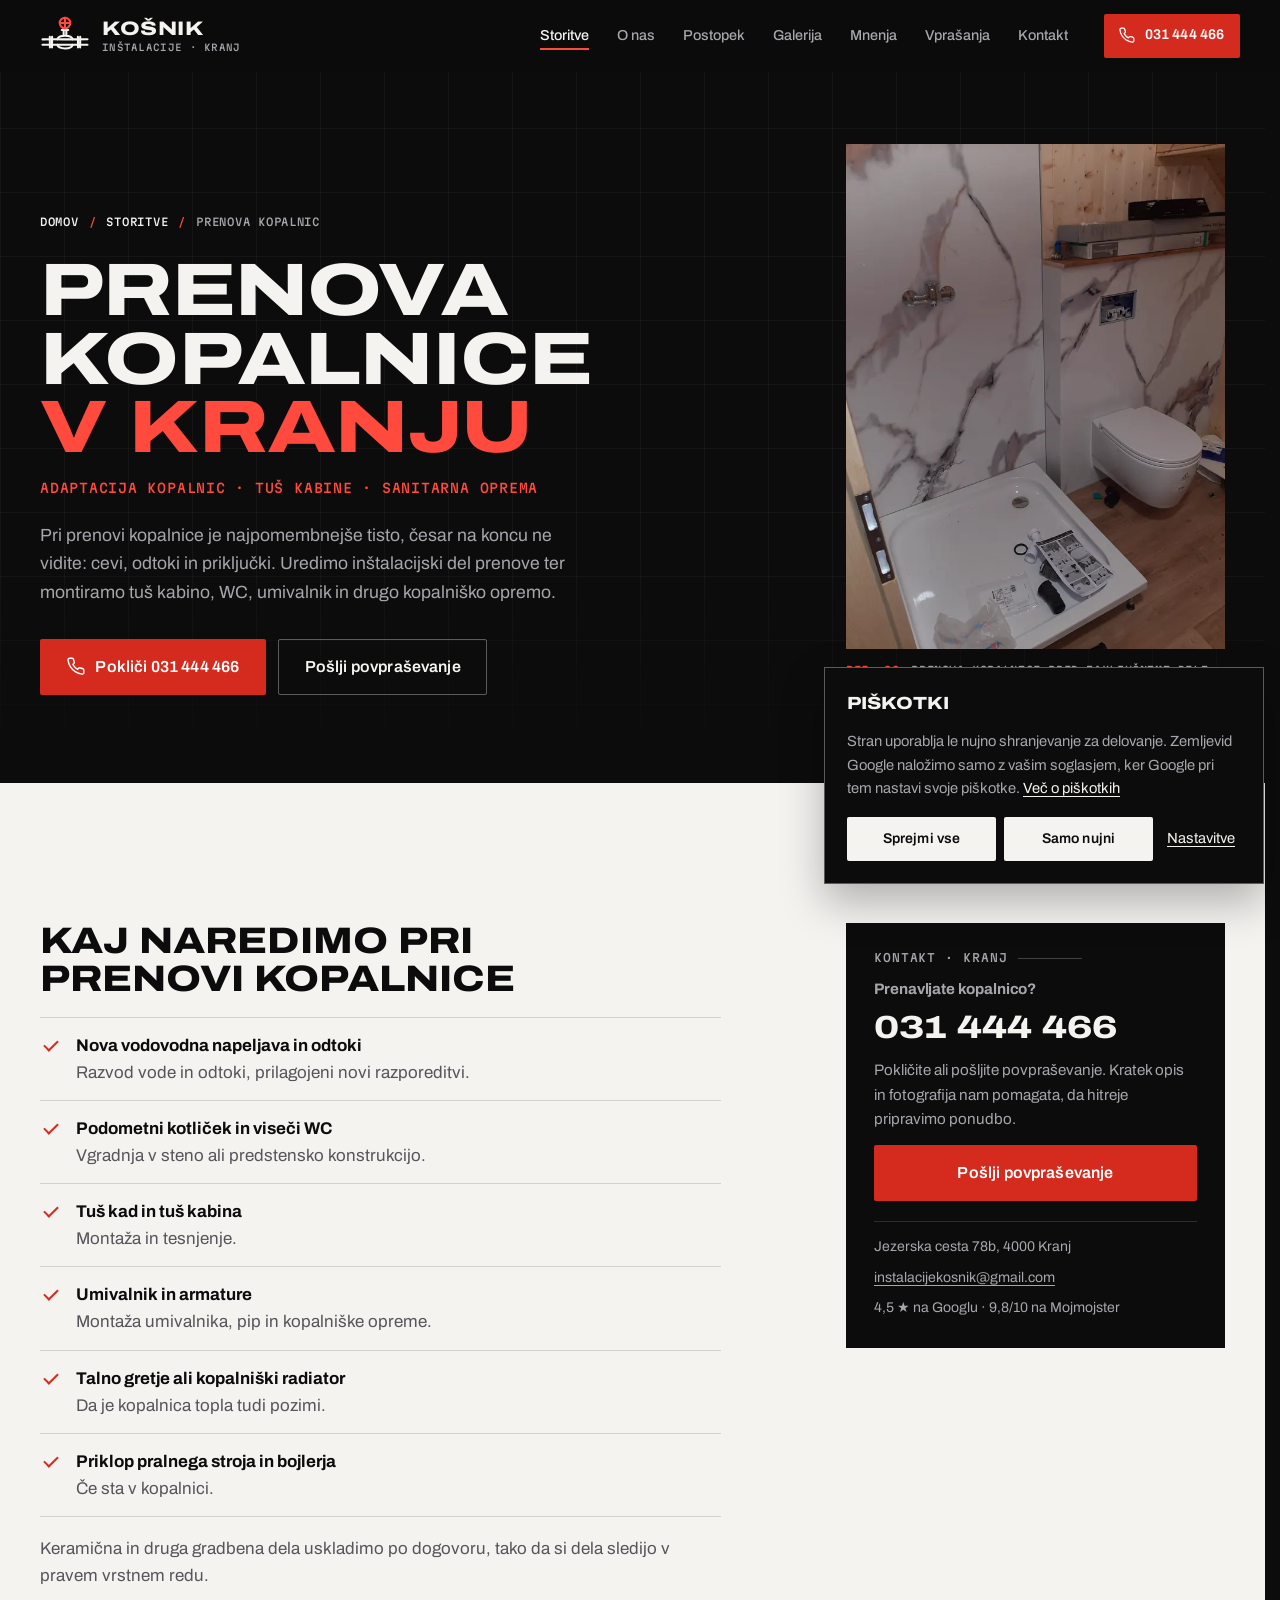
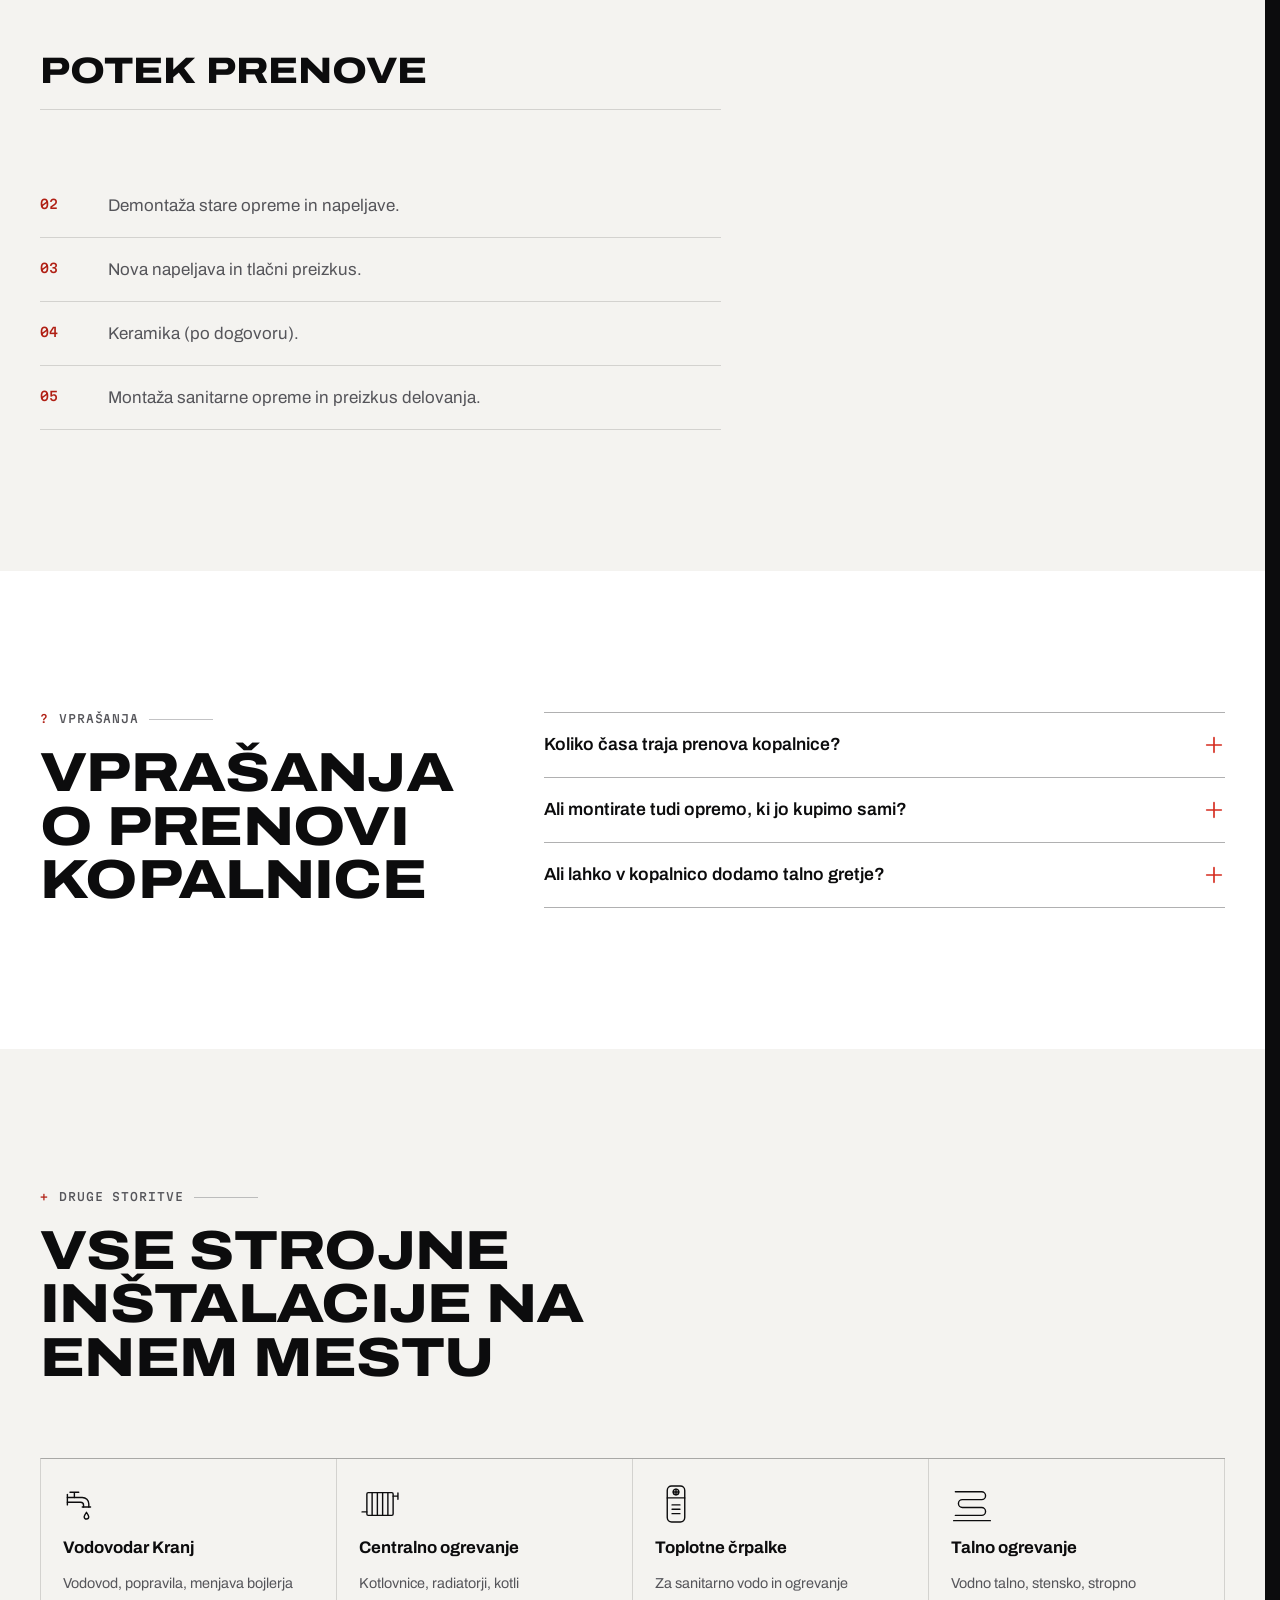
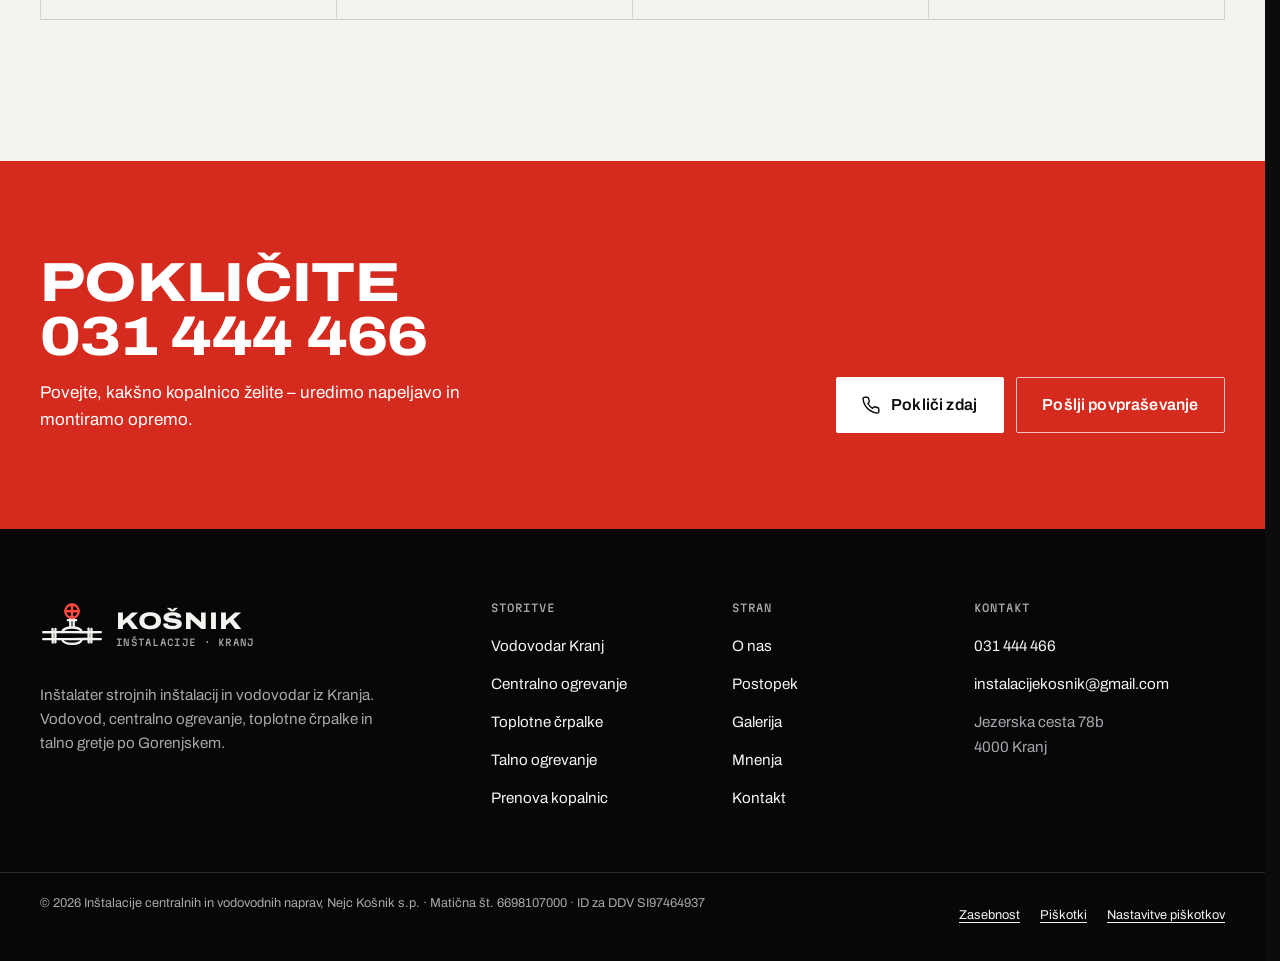
<file: adaptacija-kopalnic-kranj.html>
<!DOCTYPE html>
<html lang="sl">
<head>
<meta charset="utf-8">
<meta name="viewport" content="width=device-width, initial-scale=1">
<script>
(function (d) {
  var h = d.documentElement, rm = false;
  h.classList.add('js');
  try { rm = matchMedia('(prefers-reduced-motion: reduce)').matches && !/[?&]gibanje=1/.test(location.search); } catch (e) {}
  if (rm) h.classList.add('rm');
})(document);
</script>

<title>Prenova kopalnice Kranj – adaptacija kopalnic | Košnik</title>
<meta name="description" content="Prenova kopalnice v Kranju: nova vodovodna napeljava in odtoki, podometni kotliček, tuš kabina in sanitarna oprema. Nejc Košnik s.p., tel. 031 444 466.">
<link rel="canonical" href="https://instalacije-kosnik.vercel.app/adaptacija-kopalnic-kranj.html">
<meta name="robots" content="index, follow, max-image-preview:large">
<meta name="theme-color" content="#0C0C0D">
<meta property="og:type" content="website">
<meta property="og:locale" content="sl_SI">
<meta property="og:site_name" content="Inštalacije Košnik">
<meta property="og:title" content="Prenova kopalnice Kranj – adaptacija kopalnic | Košnik">
<meta property="og:description" content="Prenova kopalnice v Kranju: nova vodovodna napeljava in odtoki, podometni kotliček, tuš kabina in sanitarna oprema. Nejc Košnik s.p., tel. 031 444 466.">
<meta property="og:url" content="https://instalacije-kosnik.vercel.app/adaptacija-kopalnic-kranj.html">
<meta property="og:image" content="https://instalacije-kosnik.vercel.app/assets/og-image.jpg">
<meta property="og:image:width" content="1200">
<meta property="og:image:height" content="630">
<meta name="twitter:card" content="summary_large_image">
<link rel="icon" href="favicon.svg" type="image/svg+xml">
<link rel="apple-touch-icon" href="assets/img/apple-touch-icon.png">
<link rel="preconnect" href="https://fonts.googleapis.com">
<link rel="preconnect" href="https://fonts.gstatic.com" crossorigin>
<link rel="stylesheet" href="https://fonts.googleapis.com/css2?family=Archivo:wdth,wght@100..125,400..800&family=Martian+Mono:wght@400;500&display=swap">
<link rel="stylesheet" href="assets/styles.css">
<script src="assets/main.js" defer></script>
<script type="application/ld+json">
{
  "@context": "https://schema.org",
  "@graph": [
    {
      "@type": "Service",
      "@id": "https://instalacije-kosnik.vercel.app/adaptacija-kopalnic-kranj.html#storitev",
      "name": "Prenova in adaptacija kopalnic v Kranju",
      "serviceType": "Prenova kopalnice",
      "description": "Prenova kopalnice v Kranju: nova vodovodna napeljava in odtoki, podometni kotliček, tuš kabina in sanitarna oprema. Nejc Košnik s.p., tel. 031 444 466.",
      "url": "https://instalacije-kosnik.vercel.app/adaptacija-kopalnic-kranj.html",
      "provider": {
        "@type": [
          "Plumber",
          "HVACBusiness"
        ],
        "@id": "https://instalacije-kosnik.vercel.app/#podjetje",
        "name": "Inštalacije centralnih in vodovodnih naprav, Nejc Košnik s.p.",
        "telephone": "+386 31 444 466",
        "address": {
          "@type": "PostalAddress",
          "streetAddress": "Jezerska cesta 78b",
          "addressLocality": "Kranj",
          "postalCode": "4000",
          "addressCountry": "SI"
        }
      },
      "areaServed": [
        {
          "@type": "City",
          "name": "Kranj"
        },
        {
          "@type": "AdministrativeArea",
          "name": "Gorenjska"
        }
      ]
    },
    {
      "@type": "BreadcrumbList",
      "itemListElement": [
        {
          "@type": "ListItem",
          "position": 1,
          "name": "Domov",
          "item": "https://instalacije-kosnik.vercel.app/"
        },
        {
          "@type": "ListItem",
          "position": 2,
          "name": "Storitve",
          "item": "https://instalacije-kosnik.vercel.app/#storitve"
        },
        {
          "@type": "ListItem",
          "position": 3,
          "name": "Prenova kopalnic",
          "item": "https://instalacije-kosnik.vercel.app/adaptacija-kopalnic-kranj.html"
        }
      ]
    },
    {
      "@type": "FAQPage",
      "mainEntity": [
        {
          "@type": "Question",
          "name": "Koliko časa traja prenova kopalnice?",
          "acceptedAnswer": {
            "@type": "Answer",
            "text": "Odvisno od obsega del in usklajevanja z drugimi izvajalci. Okvirni čas dobite skupaj s ponudbo."
          }
        },
        {
          "@type": "Question",
          "name": "Ali montirate tudi opremo, ki jo kupimo sami?",
          "acceptedAnswer": {
            "@type": "Answer",
            "text": "Pokličite in se dogovorimo – montaža tuš kabin in kopalniške opreme je del naših storitev."
          }
        },
        {
          "@type": "Question",
          "name": "Ali lahko v kopalnico dodamo talno gretje?",
          "acceptedAnswer": {
            "@type": "Answer",
            "text": "Da, pri prenovi je to najlažje. Priklopimo ga na centralno ogrevanje ali izvedemo električno različico."
          }
        }
      ]
    }
  ]
}
</script>
</head>
<body>
<a class="skip" href="#vsebina">Preskoči na vsebino</a>

<svg class="sprite" aria-hidden="true" focusable="false">
  <symbol id="nk-mark" viewBox="0 0 120 100">
    <path d="M6 58.6C30 57.9 88 59.1 114 58.3"/>
    <path d="M6 71.4C32 72 86 70.8 114 71.6"/>
    <path d="M23.5 52.2l.3 25.6M29 52.4l-.2 25.3M91 52.1l.3 25.6M96.5 52.4l-.2 25.3"/>
    <path d="M41.5 58.4C44.5 47 75.5 46.6 78.5 58.4M41.5 71.6C44.5 83 75.5 83.4 78.5 71.6"/>
    <path d="M56.8 48.6V31.4M63.2 48.6V31.4M52.4 36h15.2"/>
    <g style="stroke: var(--mark-accent, #D52B1E)">
      <path d="M47.4 19.2a12.6 12.6 0 1 0 25.2 0a12.6 12.6 0 1 0-25.2 0"/>
      <path d="M60 6.8v24.8M47.6 19.2h24.8"/>
    </g>
  </symbol>
  <symbol id="i-phone" viewBox="0 0 24 24"><path d="M21 16.4v3a2 2 0 0 1-2.2 2 19.6 19.6 0 0 1-8.5-3 19.3 19.3 0 0 1-6-6 19.6 19.6 0 0 1-3-8.6A2 2 0 0 1 3.3 1.6h3a2 2 0 0 1 2 1.7c.1 1 .4 1.9.7 2.8a2 2 0 0 1-.5 2.1L7.3 9.4a16 16 0 0 0 6 6l1.2-1.2a2 2 0 0 1 2.1-.5c.9.3 1.8.6 2.8.7a2 2 0 0 1 1.6 2z"/></symbol>
  <symbol id="i-mail" viewBox="0 0 24 24"><path d="M3 5.5h18v13H3z"/><path d="m3.5 6 8.5 7 8.5-7"/></symbol>
  <symbol id="i-pin" viewBox="0 0 24 24"><path d="M12 21.5s-7-6.2-7-11.7a7 7 0 0 1 14 0c0 5.5-7 11.7-7 11.7z"/><circle cx="12" cy="9.8" r="2.6"/></symbol>
  <symbol id="i-clock" viewBox="0 0 24 24"><circle cx="12" cy="12" r="9"/><path d="M12 7v5.2l3.4 2"/></symbol>
  <symbol id="i-doc" viewBox="0 0 24 24"><path d="M6 2.5h8.5L19 7v14.5H6z"/><path d="M14 2.5V7h5M9 12h7M9 16h7"/></symbol>
  <symbol id="i-arrow" viewBox="0 0 24 24"><path d="M4 12h15M13 6l6 6-6 6"/></symbol>
  <symbol id="i-out" viewBox="0 0 24 24"><path d="M7 17 17 7M8.5 7H17v8.5"/></symbol>
  <symbol id="i-plus" viewBox="0 0 24 24"><path d="M12 4v16M4 12h16"/></symbol>
  <symbol id="i-close" viewBox="0 0 24 24"><path d="M5.5 5.5l13 13M18.5 5.5l-13 13"/></symbol>
  <symbol id="i-left" viewBox="0 0 24 24"><path d="M15 5l-7 7 7 7"/></symbol>
  <symbol id="i-right" viewBox="0 0 24 24"><path d="M9 5l7 7-7 7"/></symbol>
  <symbol id="i-star" viewBox="0 0 24 24"><path d="m12 2.8 2.8 5.8 6.3.9-4.6 4.4 1.1 6.3L12 17.2l-5.6 3 1.1-6.3L2.9 9.5l6.3-.9z"/></symbol>
  <!-- ikone storitev -->
  <symbol id="s-voda" viewBox="0 0 48 48"><path d="M5 13v12"/><path d="M5 16.5h17a7.5 7.5 0 0 1 7.5 7.5v3.5"/><path d="M5 22h15a3.5 3.5 0 0 1 3.5 3.5v2"/><path d="M22 27.5h9.5"/><path d="M13 16.5v-6M8 10.5h10"/><path d="M26.8 33.5c-1.7 2.4-2.6 4-2.6 5.1a2.6 2.6 0 0 0 5.2 0c0-1.1-.9-2.7-2.6-5.1z"/></symbol>
  <symbol id="s-radiator" viewBox="0 0 48 48"><rect x="9" y="11" width="30" height="26" rx="1.5"/><path d="M15 11v26M21 11v26M27 11v26M33 11v26"/><path d="M3.5 33H9M39 15h5.5M44.5 11.5v7"/></symbol>
  <symbol id="s-crpalka" viewBox="0 0 48 48"><rect x="14" y="3.5" width="20" height="41" rx="5"/><path d="M14 17h20"/><circle cx="24" cy="10.2" r="3.2"/><path d="M24 7v6.4M20.8 10.2h6.4"/><path d="M19.5 25h9M19.5 30h9M19.5 35h9"/></symbol>
  <symbol id="s-talno" viewBox="0 0 48 48"><path d="M5 10h30a4.5 4.5 0 0 1 0 9H13a4.5 4.5 0 0 0 0 9h22a4.5 4.5 0 0 1 0 9H5"/><path d="M3 43h42"/></symbol>
  <symbol id="s-kopalnica" viewBox="0 0 48 48"><path d="M10 44V13a6.5 6.5 0 0 1 6.5-6.5h5A6.5 6.5 0 0 1 28 13v1.5"/><path d="M20.5 14.5h15l-2.2 5H22.7z"/><path d="M23.5 24.5l-1 3M28 24.5v3M32.5 24.5l1 3M22.5 31.5l-1 3M28 31.5v3M33.5 31.5l1 3"/></symbol>
  <symbol id="s-plamen" viewBox="0 0 48 48"><rect x="10" y="3.5" width="28" height="34" rx="1.5"/><path d="M24 31c-4.1 0-6.3-2.7-6.3-5.8 0-3.6 3.1-5.3 3.8-8.8 2.7 1.7 3.2 4 2.9 5.7 1.1-.6 1.9-1.9 2.1-3.1 1.9 1.7 3.8 3.8 3.8 6.2 0 3.1-2.5 5.8-6.3 5.8z"/><path d="M17 37.5v7M24 37.5v7M31 37.5v7"/></symbol>
</svg>

<div class="progress" aria-hidden="true"><i id="progress"></i></div>

<header class="hdr" id="hdr">
  <div class="wrap hdr__in">
    <a class="brand" href="index.html">
      <svg class="brand__mark" viewBox="0 0 120 100" aria-hidden="true"><use href="#nk-mark"/></svg>
      <span class="brand__txt"><b>Košnik</b><small>Inštalacije · Kranj</small></span>
    </a>
    <nav class="nav" aria-label="Glavna navigacija">
      <ul>
        <li><a href="index.html#storitve" class="is-active">Storitve</a></li>
        <li><a href="index.html#o-nas">O nas</a></li>
        <li><a href="index.html#postopek">Postopek</a></li>
        <li><a href="index.html#galerija">Galerija</a></li>
        <li><a href="index.html#mnenja">Mnenja</a></li>
        <li><a href="index.html#vprasanja">Vprašanja</a></li>
        <li><a href="index.html#kontakt">Kontakt</a></li>
      </ul>
    </nav>
    <a class="btn btn--red btn--sm hdr__tel" href="tel:+38631444466" aria-label="Pokliči 031 444 466">
      <svg class="ico" aria-hidden="true"><use href="#i-phone"/></svg><span>031&nbsp;444&nbsp;466</span>
    </a>
    <button class="burger" type="button" aria-label="Odpri meni" aria-expanded="false" aria-controls="mnav"><span></span><span></span></button>
  </div>
</header>

<div class="mnav" id="mnav" inert>
  <nav aria-label="Mobilna navigacija">
    <ul>
      <li style="--i:0"><a href="index.html#storitve"><span>01</span>Storitve</a></li>
      <li style="--i:1"><a href="index.html#o-nas"><span>02</span>O nas</a></li>
      <li style="--i:2"><a href="index.html#postopek"><span>03</span>Postopek</a></li>
      <li style="--i:3"><a href="index.html#galerija"><span>04</span>Galerija</a></li>
      <li style="--i:4"><a href="index.html#mnenja"><span>05</span>Mnenja</a></li>
      <li style="--i:5"><a href="index.html#vprasanja"><span>06</span>Vprašanja</a></li>
      <li style="--i:6"><a href="index.html#kontakt"><span>07</span>Kontakt</a></li>
    </ul>
  </nav>
  <div class="mnav__foot">
    <a class="btn btn--red btn--lg" href="tel:+38631444466"><svg class="ico" aria-hidden="true"><use href="#i-phone"/></svg>031&nbsp;444&nbsp;466</a>
    <a href="mailto:instalacijekosnik@gmail.com">instalacijekosnik@gmail.com</a>
    <span>Jezerska cesta 78b, 4000 Kranj</span>
  </div>
</div>

<main id="vsebina">

<section class="phero" aria-labelledby="ph-h">
  <div class="gridbg" aria-hidden="true"></div>
  <div class="wrap phero__in">
    <div class="phero__copy">
      <ol class="crumbs" data-hero style="--i:0">
        <li><a href="index.html">Domov</a></li>
        <li><a href="index.html#storitve">Storitve</a></li>
        <li><span aria-current="page">Prenova kopalnic</span></li>
      </ol>
      <h1 class="phero__h" id="ph-h">
        <span class="ln"><span style="--i:0">Prenova</span></span>
        <span class="ln"><span style="--i:1">kopalnice</span></span>
        <span class="ln"><span style="--i:2" class="red">v Kranju</span></span>
      </h1>
      <p class="phero__sub" data-hero style="--i:3">Adaptacija kopalnic · tuš kabine · sanitarna oprema</p>
      <p class="phero__lead" data-hero style="--i:4">Pri prenovi kopalnice je najpomembnejše tisto, česar na koncu ne vidite: cevi, odtoki in priključki. Uredimo inštalacijski del prenove ter montiramo tuš kabino, WC, umivalnik in drugo kopalniško opremo.</p>
      <div class="phero__cta" data-hero style="--i:5">
        <a class="btn btn--red btn--lg" href="tel:+38631444466"><svg class="ico" aria-hidden="true"><use href="#i-phone"/></svg>Pokliči 031&nbsp;444&nbsp;466</a>
        <a class="btn btn--line-inv btn--lg" href="index.html#kontakt">Pošlji povpraševanje</a>
      </div>
    </div>
    <figure class="hero__fig phero__fig" id="hero-fig">
      <div class="hero__photo">
        <img src="assets/img/prenova-kopalnice-kranj-1200.webp" srcset="assets/img/prenova-kopalnice-kranj-640.webp 640w, assets/img/prenova-kopalnice-kranj-1200.webp 1200w" sizes="(min-width: 1024px) 34vw, 92vw" width="1200" height="1600" fetchpriority="high" alt="Prenovljena kopalnica z visečim WC-jem in tuš kadjo pred zaključnimi deli">
      </div>
      <figcaption class="hero__cap"><span>Ref. 02</span>Prenova kopalnice pred zaključnimi deli</figcaption>
    </figure>
  </div>
</section>

<section class="sec sec--paper">
  <div class="wrap layout">
    <article class="prose">
      <h2 data-reveal="words">Kaj naredimo pri prenovi kopalnice</h2>
      <ul class="checks">
        <li data-reveal style="--i:0"><strong>Nova vodovodna napeljava in odtoki</strong>Razvod vode in odtoki, prilagojeni novi razporeditvi.</li>
        <li data-reveal style="--i:1"><strong>Podometni kotliček in viseči WC</strong>Vgradnja v steno ali predstensko konstrukcijo.</li>
        <li data-reveal style="--i:2"><strong>Tuš kad in tuš kabina</strong>Montaža in tesnjenje.</li>
        <li data-reveal style="--i:3"><strong>Umivalnik in armature</strong>Montaža umivalnika, pip in kopalniške opreme.</li>
        <li data-reveal style="--i:0"><strong>Talno gretje ali kopalniški radiator</strong>Da je kopalnica topla tudi pozimi.</li>
        <li data-reveal style="--i:1"><strong>Priklop pralnega stroja in bojlerja</strong>Če sta v kopalnici.</li>
      </ul>
      <!-- DEPLOY STEP: z Nejcem potrdi, ali keramiko polaga sam ali s partnerjem, in po potrebi dopolni odstavek spodaj. -->
      <p data-reveal>Keramična in druga gradbena dela uskladimo po dogovoru, tako da si dela sledijo v pravem vrstnem redu.</p>
      <h2 data-reveal="words">Potek prenove</h2>
      <ol class="steps">
        <li data-reveal style="--i:0"><span>Ogled in dogovor o razporeditvi.</span></li>
        <li data-reveal style="--i:1"><span>Demontaža stare opreme in napeljave.</span></li>
        <li data-reveal style="--i:2"><span>Nova napeljava in tlačni preizkus.</span></li>
        <li data-reveal style="--i:3"><span>Keramika (po dogovoru).</span></li>
        <li data-reveal style="--i:0"><span>Montaža sanitarne opreme in preizkus delovanja.</span></li>
      </ol>
    </article>
    <aside class="aside" aria-label="Kontakt">
      <div class="aside__card" data-reveal>
        <p class="label label--inv">Kontakt · Kranj</p>
        <p class="h3">Prenavljate kopalnico?</p>
        <a class="aside__tel" href="tel:+38631444466">031&nbsp;444&nbsp;466</a>
        <p>Pokličite ali pošljite povpraševanje. Kratek opis in fotografija nam pomagata, da hitreje pripravimo ponudbo.</p>
        <a class="btn btn--red btn--lg" href="index.html#kontakt">Pošlji povpraševanje</a>
        <ul>
          <li>Jezerska cesta 78b, 4000 Kranj</li>
          <li><a href="mailto:instalacijekosnik@gmail.com">instalacijekosnik@gmail.com</a></li>
          <li>4,5 ★ na Googlu · 9,8/10 na Mojmojster</li>
        </ul>
      </div>
    </aside>
  </div>
</section>

<section class="sec sec--white faq" aria-labelledby="pf-h">
  <div class="wrap faq__in">
    <header class="head head--side">
      <p class="label" data-reveal><span class="num">?</span>Vprašanja</p>
      <h2 class="h2" id="pf-h" data-reveal="words">Vprašanja o prenovi kopalnice</h2>
    </header>
    <div class="acc">
      <details data-reveal style="--i:0">
        <summary><span>Koliko časa traja prenova kopalnice?</span><svg class="ico" aria-hidden="true"><use href="#i-plus"/></svg></summary>
        <div class="acc__body"><p>Odvisno od obsega del in usklajevanja z drugimi izvajalci. Okvirni čas dobite skupaj s ponudbo.</p></div>
      </details>
      <details data-reveal style="--i:1">
        <summary><span>Ali montirate tudi opremo, ki jo kupimo sami?</span><svg class="ico" aria-hidden="true"><use href="#i-plus"/></svg></summary>
        <div class="acc__body"><p>Pokličite in se dogovorimo – montaža tuš kabin in kopalniške opreme je del naših storitev.</p></div>
      </details>
      <details data-reveal style="--i:2">
        <summary><span>Ali lahko v kopalnico dodamo talno gretje?</span><svg class="ico" aria-hidden="true"><use href="#i-plus"/></svg></summary>
        <div class="acc__body"><p>Da, pri prenovi je to najlažje. Priklopimo ga na centralno ogrevanje ali izvedemo električno različico.</p></div>
      </details>
    </div>
  </div>
</section>

<section class="sec sec--paper" aria-labelledby="rs-h">
  <div class="wrap">
    <header class="head">
      <p class="label" data-reveal><span class="num">+</span>Druge storitve</p>
      <h2 class="h2" id="rs-h" data-reveal="words">Vse strojne inštalacije na enem mestu</h2>
    </header>
    <ul class="related" role="list">
      <li data-reveal style="--i:0"><a href="vodovodne-instalacije-kranj.html"><svg class="svc__ico" aria-hidden="true"><use href="#s-voda"/></svg><b>Vodovodar Kranj</b><span>Vodovod, popravila, menjava bojlerja</span></a></li>
      <li data-reveal style="--i:1"><a href="centralno-ogrevanje-kranj.html"><svg class="svc__ico" aria-hidden="true"><use href="#s-radiator"/></svg><b>Centralno ogrevanje</b><span>Kotlovnice, radiatorji, kotli</span></a></li>
      <li data-reveal style="--i:2"><a href="toplotne-crpalke-kranj.html"><svg class="svc__ico" aria-hidden="true"><use href="#s-crpalka"/></svg><b>Toplotne črpalke</b><span>Za sanitarno vodo in ogrevanje</span></a></li>
      <li data-reveal style="--i:3"><a href="talno-ogrevanje-kranj.html"><svg class="svc__ico" aria-hidden="true"><use href="#s-talno"/></svg><b>Talno ogrevanje</b><span>Vodno talno, stensko, stropno</span></a></li>
    </ul>
  </div>
</section>

<section class="cta-band" aria-labelledby="cta-h">
  <div class="wrap cta-band__in">
    <div>
      <h2 class="h2" id="cta-h" data-reveal="words">Pokličite 031 444 466</h2>
      <p data-reveal style="--i:1">Povejte, kakšno kopalnico želite – uredimo napeljavo in montiramo opremo.</p>
    </div>
    <div class="cta-band__btns" data-reveal style="--i:2">
      <a class="btn btn--white btn--lg" href="tel:+38631444466"><svg class="ico" aria-hidden="true"><use href="#i-phone"/></svg>Pokliči zdaj</a>
      <a class="btn btn--line-white btn--lg" href="index.html#kontakt">Pošlji povpraševanje</a>
    </div>
  </div>
</section>

</main>

<footer class="ftr">
  <div class="wrap ftr__in">
    <div class="ftr__brand">
      <a class="brand brand--lg" href="index.html">
        <svg class="brand__mark" viewBox="0 0 120 100" aria-hidden="true"><use href="#nk-mark"/></svg>
        <span class="brand__txt"><b>Košnik</b><small>Inštalacije · Kranj</small></span>
      </a>
      <p>Inštalater strojnih inštalacij in vodovodar iz Kranja. Vodovod, centralno ogrevanje, toplotne črpalke in talno gretje po Gorenjskem.</p>
    </div>
    <nav class="ftr__col" aria-label="Storitve">
      <p class="ftr__h">Storitve</p>
      <ul>
        <li><a href="vodovodne-instalacije-kranj.html">Vodovodar Kranj</a></li>
        <li><a href="centralno-ogrevanje-kranj.html">Centralno ogrevanje</a></li>
        <li><a href="toplotne-crpalke-kranj.html">Toplotne črpalke</a></li>
        <li><a href="talno-ogrevanje-kranj.html">Talno ogrevanje</a></li>
        <li><a href="adaptacija-kopalnic-kranj.html">Prenova kopalnic</a></li>
      </ul>
    </nav>
    <nav class="ftr__col" aria-label="Stran">
      <p class="ftr__h">Stran</p>
      <ul>
        <li><a href="index.html#o-nas">O nas</a></li>
        <li><a href="index.html#postopek">Postopek</a></li>
        <li><a href="index.html#galerija">Galerija</a></li>
        <li><a href="index.html#mnenja">Mnenja</a></li>
        <li><a href="index.html#kontakt">Kontakt</a></li>
      </ul>
    </nav>
    <div class="ftr__col">
      <p class="ftr__h">Kontakt</p>
      <ul>
        <li><a href="tel:+38631444466">031&nbsp;444&nbsp;466</a></li>
        <li><a href="mailto:instalacijekosnik@gmail.com">instalacijekosnik@gmail.com</a></li>
        <li>Jezerska cesta 78b<br>4000 Kranj</li>
      </ul>
    </div>
  </div>
  <div class="wrap ftr__legal">
    <p>© <span data-year>2026</span> Inštalacije centralnih in vodovodnih naprav, Nejc Košnik s.p. · Matična št. 6698107000 · ID za DDV SI97464937</p>
    <p><a href="zasebnost.html">Zasebnost</a><a href="zasebnost.html#piskotki">Piškotki</a><button type="button" class="linkbtn" data-ck-open>Nastavitve piškotkov</button></p>
  </div>
</footer>

<div class="mbar" id="mbar">
  <a class="btn btn--red" href="tel:+38631444466"><svg class="ico" aria-hidden="true"><use href="#i-phone"/></svg>Pokliči</a>
  <a class="btn btn--light" href="index.html#kontakt">Povpraševanje</a>
</div>

<div class="ck" id="ck" role="region" aria-label="Obvestilo o piškotkih" hidden>
  <p class="ck__h">Piškotki</p>
  <p>Stran uporablja le nujno shranjevanje za delovanje. Zemljevid Google naložimo samo z vašim soglasjem, ker Google pri tem nastavi svoje piškotke. <a href="zasebnost.html#piskotki">Več o piškotkih</a></p>
  <div class="ck__btns">
    <button class="btn btn--light btn--sm" type="button" data-ck="all">Sprejmi vse</button>
    <button class="btn btn--light btn--sm" type="button" data-ck="none">Samo nujni</button>
    <button class="linkbtn" type="button" data-ck-open>Nastavitve</button>
  </div>
</div>
<dialog class="ckd" id="ckd" aria-labelledby="ckd-h">
  <form method="dialog" class="ckd__in">
    <h2 id="ckd-h" class="h3">Nastavitve piškotkov</h2>
    <label class="sw">
      <input type="checkbox" checked disabled>
      <span class="sw__ui" aria-hidden="true"></span>
      <span class="sw__txt"><b>Nujni</b>Shranijo vašo izbiro glede piškotkov in to, da ste uvodno animacijo že videli. Brez njih stran ne deluje pravilno.</span>
    </label>
    <label class="sw">
      <input type="checkbox" id="ck-ext">
      <span class="sw__ui" aria-hidden="true"></span>
      <span class="sw__txt"><b>Zunanje vsebine</b>Zemljevid Google Maps. Ob nalaganju Google nastavi svoje piškotke in prejme vaš naslov IP.</span>
    </label>
    <div class="ckd__btns">
      <button class="btn btn--ink" type="submit" value="save">Shrani izbiro</button>
      <button class="btn btn--line" type="submit" value="all">Sprejmi vse</button>
    </div>
  </form>
</dialog>

</body>
</html>
</file>
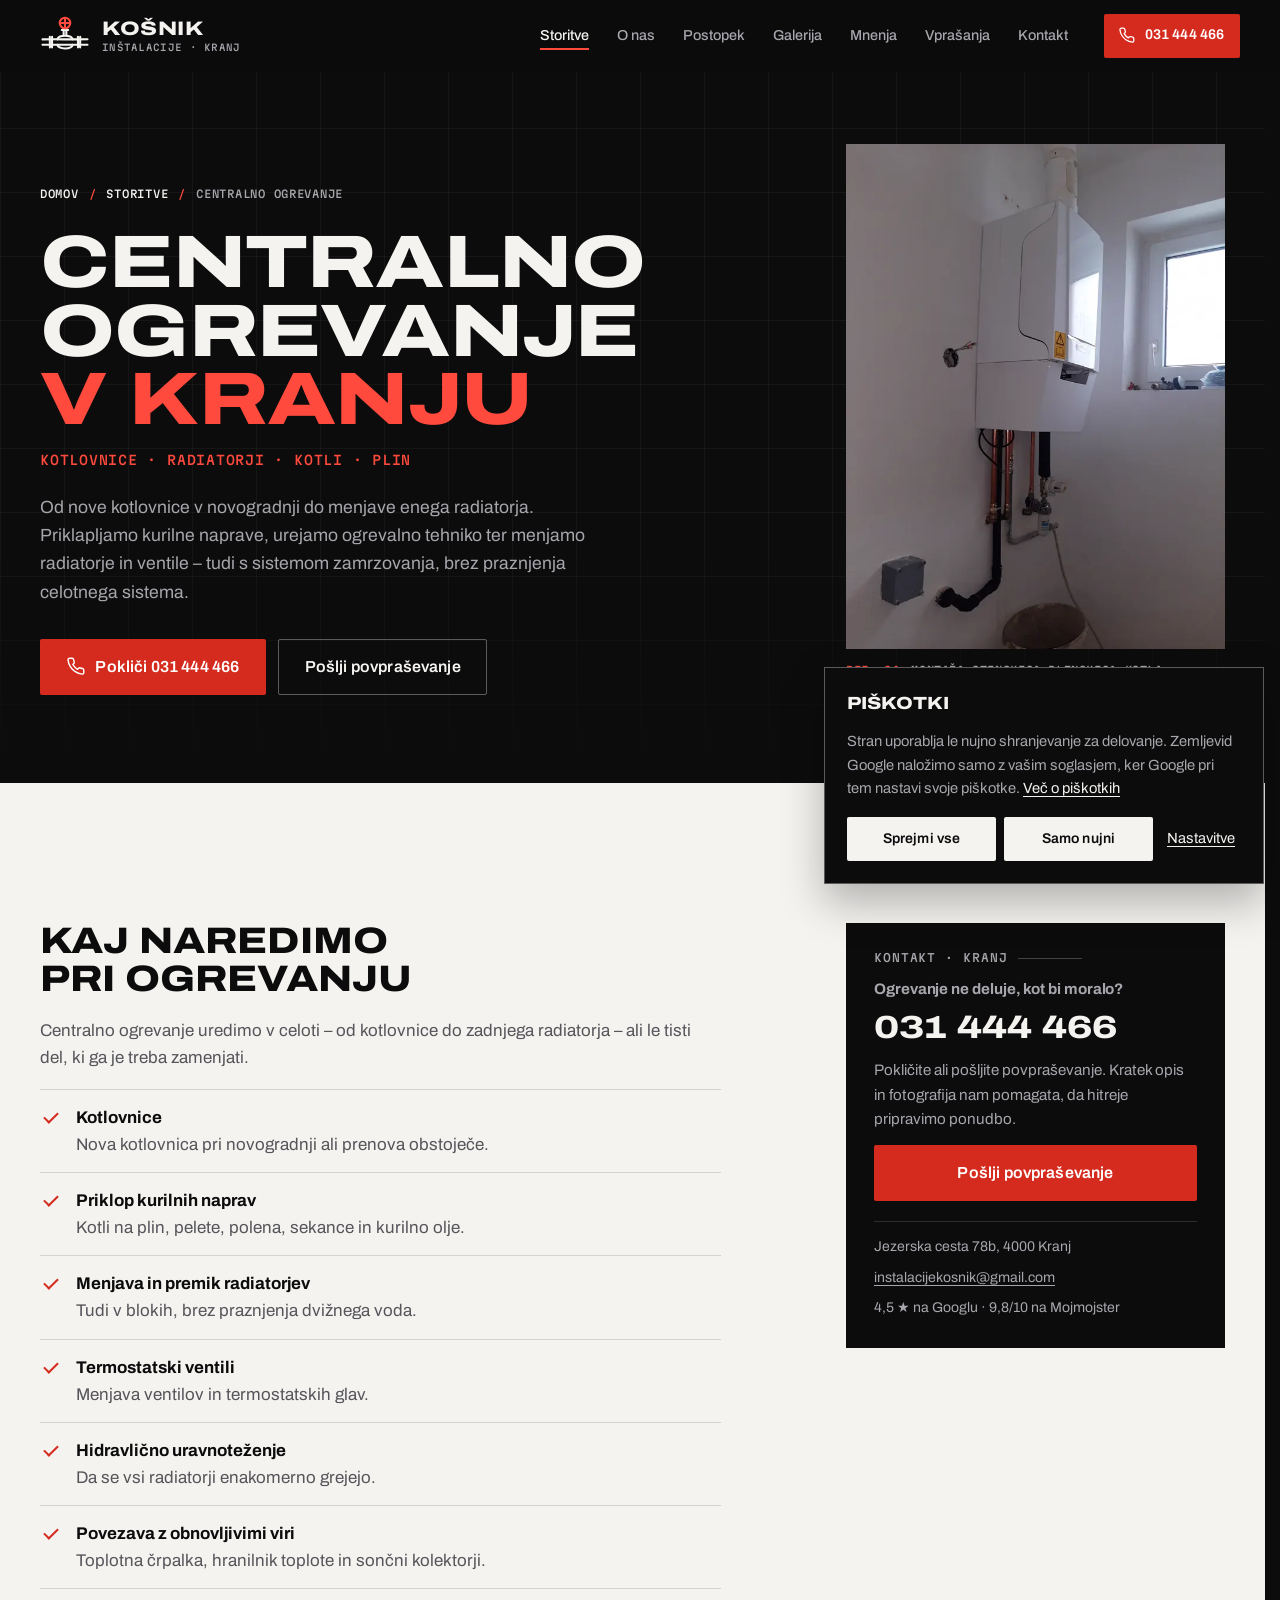
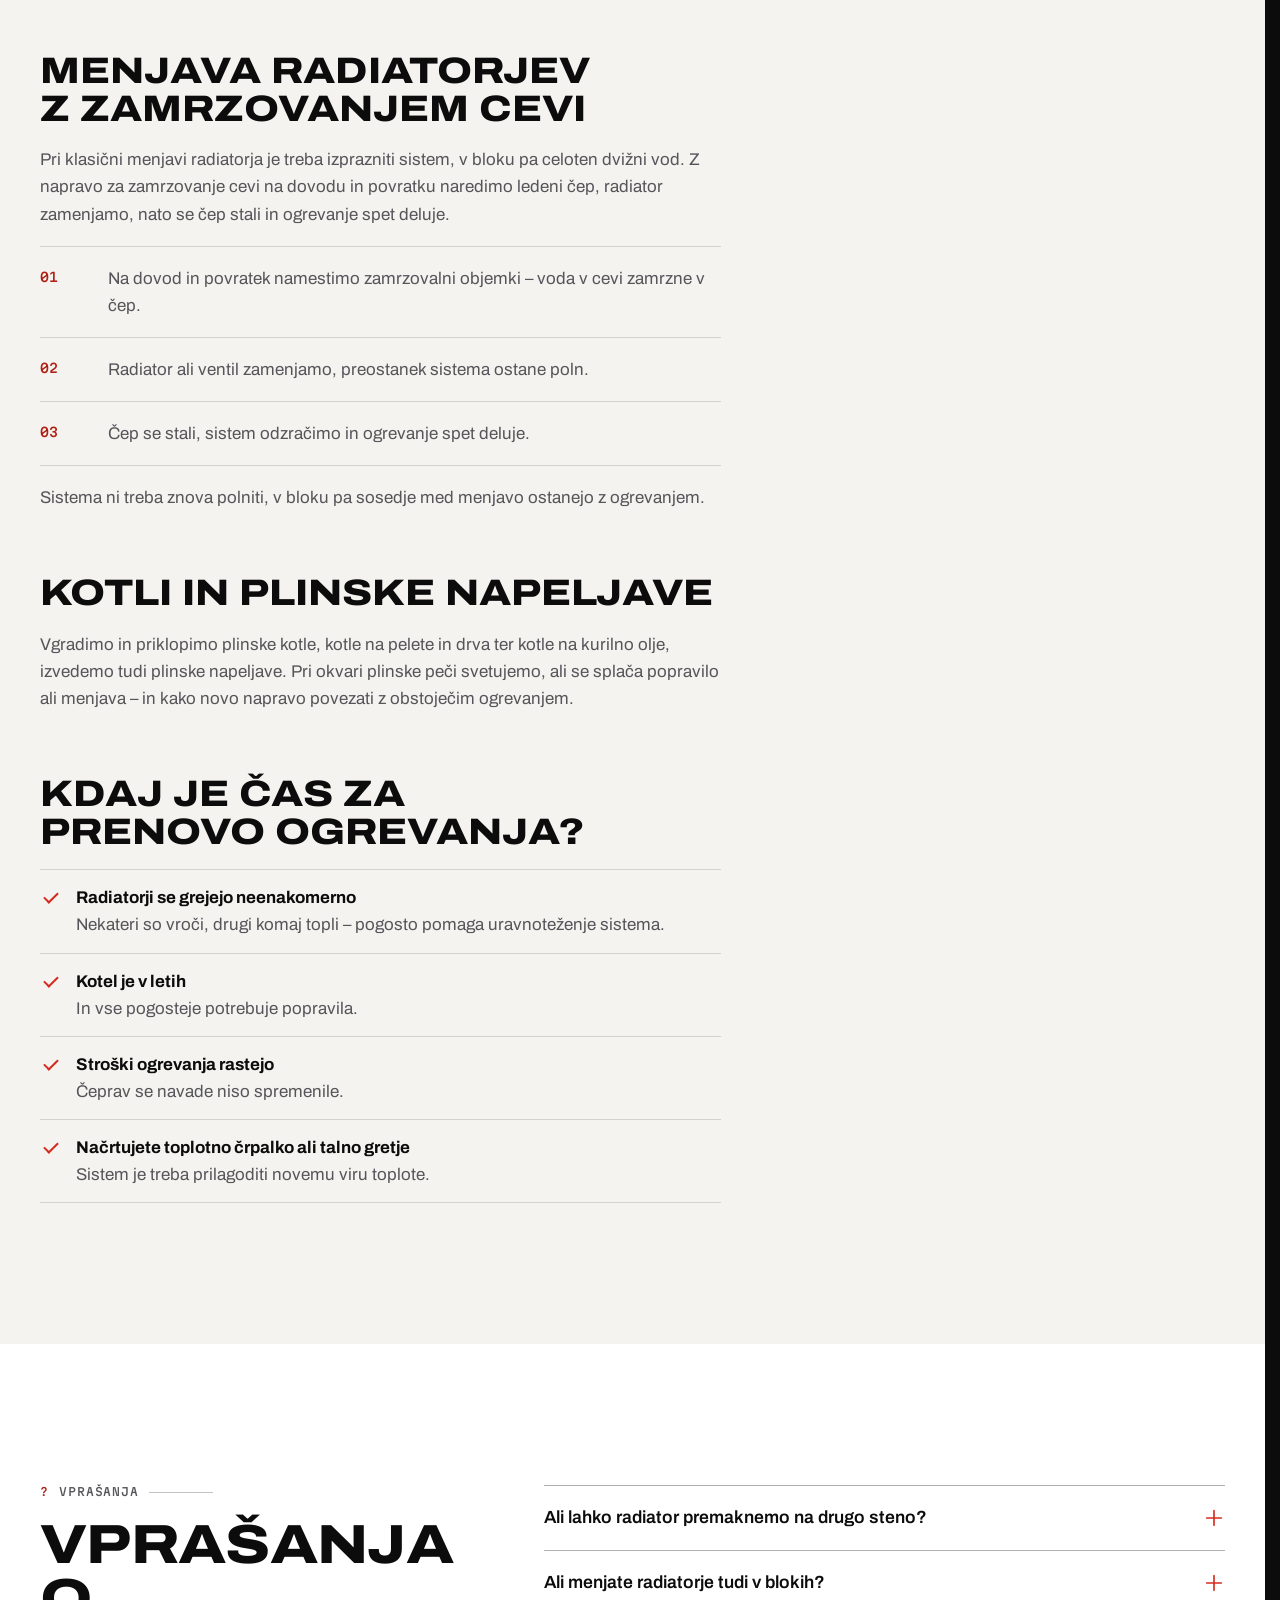
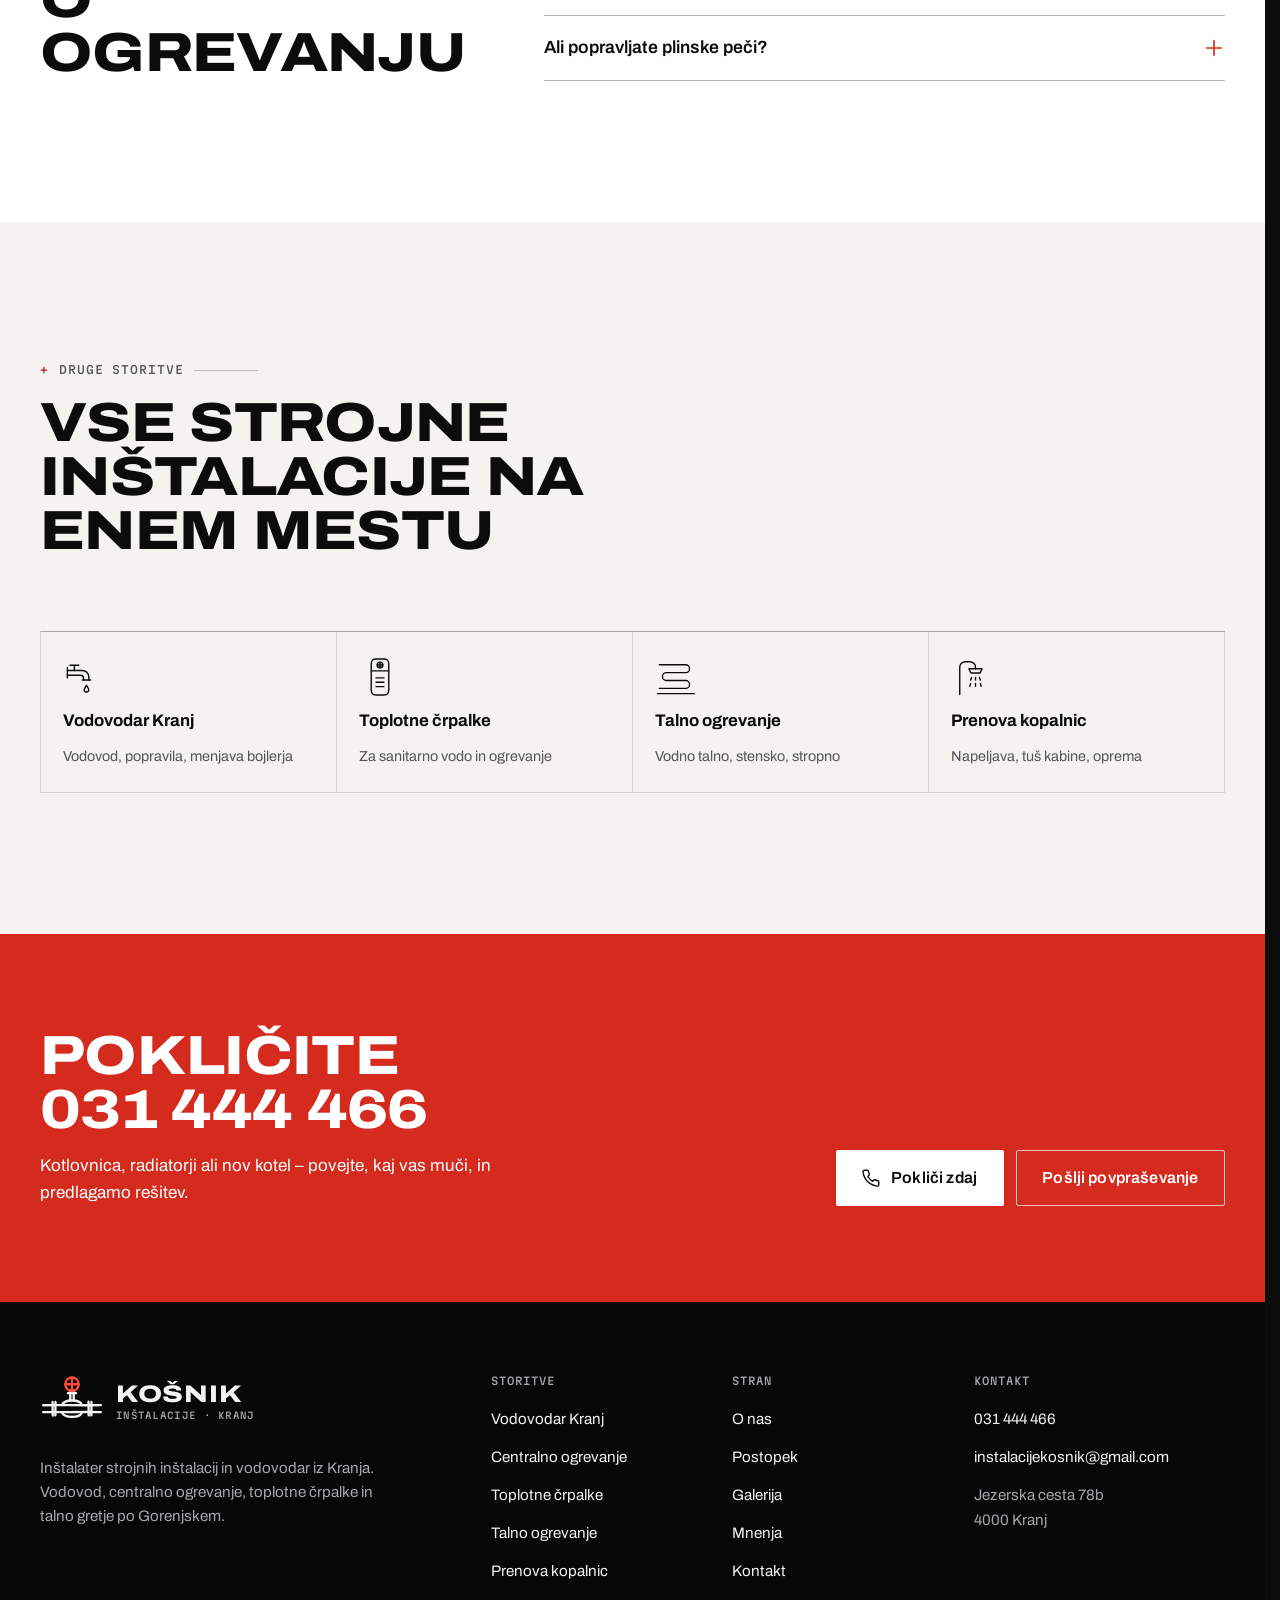
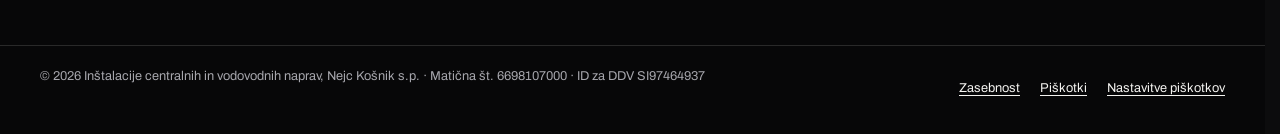
<file: centralno-ogrevanje-kranj.html>
<!DOCTYPE html>
<html lang="sl">
<head>
<meta charset="utf-8">
<meta name="viewport" content="width=device-width, initial-scale=1">
<script>
(function (d) {
  var h = d.documentElement, rm = false;
  h.classList.add('js');
  try { rm = matchMedia('(prefers-reduced-motion: reduce)').matches && !/[?&]gibanje=1/.test(location.search); } catch (e) {}
  if (rm) h.classList.add('rm');
})(document);
</script>

<title>Centralno ogrevanje Kranj – kotlovnice, radiatorji | Košnik</title>
<meta name="description" content="Centralno ogrevanje v Kranju: kotlovnice, priklop kotlov, menjava radiatorjev in ventilov z zamrzovanjem cevi, plinske napeljave. Tel. 031 444 466.">
<link rel="canonical" href="https://instalacije-kosnik.vercel.app/centralno-ogrevanje-kranj.html">
<meta name="robots" content="index, follow, max-image-preview:large">
<meta name="theme-color" content="#0C0C0D">
<meta property="og:type" content="website">
<meta property="og:locale" content="sl_SI">
<meta property="og:site_name" content="Inštalacije Košnik">
<meta property="og:title" content="Centralno ogrevanje Kranj – kotlovnice, radiatorji | Košnik">
<meta property="og:description" content="Centralno ogrevanje v Kranju: kotlovnice, priklop kotlov, menjava radiatorjev in ventilov z zamrzovanjem cevi, plinske napeljave. Tel. 031 444 466.">
<meta property="og:url" content="https://instalacije-kosnik.vercel.app/centralno-ogrevanje-kranj.html">
<meta property="og:image" content="https://instalacije-kosnik.vercel.app/assets/og-image.jpg">
<meta property="og:image:width" content="1200">
<meta property="og:image:height" content="630">
<meta name="twitter:card" content="summary_large_image">
<link rel="icon" href="favicon.svg" type="image/svg+xml">
<link rel="apple-touch-icon" href="assets/img/apple-touch-icon.png">
<link rel="preconnect" href="https://fonts.googleapis.com">
<link rel="preconnect" href="https://fonts.gstatic.com" crossorigin>
<link rel="stylesheet" href="https://fonts.googleapis.com/css2?family=Archivo:wdth,wght@100..125,400..800&family=Martian+Mono:wght@400;500&display=swap">
<link rel="stylesheet" href="assets/styles.css">
<script src="assets/main.js" defer></script>
<script type="application/ld+json">
{
  "@context": "https://schema.org",
  "@graph": [
    {
      "@type": "Service",
      "@id": "https://instalacije-kosnik.vercel.app/centralno-ogrevanje-kranj.html#storitev",
      "name": "Centralno ogrevanje, kotlovnice in menjava radiatorjev v Kranju",
      "serviceType": "Centralno ogrevanje",
      "description": "Centralno ogrevanje v Kranju: kotlovnice, priklop kotlov, menjava radiatorjev in ventilov z zamrzovanjem cevi, plinske napeljave. Tel. 031 444 466.",
      "url": "https://instalacije-kosnik.vercel.app/centralno-ogrevanje-kranj.html",
      "provider": {
        "@type": [
          "Plumber",
          "HVACBusiness"
        ],
        "@id": "https://instalacije-kosnik.vercel.app/#podjetje",
        "name": "Inštalacije centralnih in vodovodnih naprav, Nejc Košnik s.p.",
        "telephone": "+386 31 444 466",
        "address": {
          "@type": "PostalAddress",
          "streetAddress": "Jezerska cesta 78b",
          "addressLocality": "Kranj",
          "postalCode": "4000",
          "addressCountry": "SI"
        }
      },
      "areaServed": [
        {
          "@type": "City",
          "name": "Kranj"
        },
        {
          "@type": "AdministrativeArea",
          "name": "Gorenjska"
        }
      ]
    },
    {
      "@type": "BreadcrumbList",
      "itemListElement": [
        {
          "@type": "ListItem",
          "position": 1,
          "name": "Domov",
          "item": "https://instalacije-kosnik.vercel.app/"
        },
        {
          "@type": "ListItem",
          "position": 2,
          "name": "Storitve",
          "item": "https://instalacije-kosnik.vercel.app/#storitve"
        },
        {
          "@type": "ListItem",
          "position": 3,
          "name": "Centralno ogrevanje",
          "item": "https://instalacije-kosnik.vercel.app/centralno-ogrevanje-kranj.html"
        }
      ]
    },
    {
      "@type": "FAQPage",
      "mainEntity": [
        {
          "@type": "Question",
          "name": "Ali lahko radiator premaknemo na drugo steno?",
          "acceptedAnswer": {
            "@type": "Answer",
            "text": "Da, premik radiatorja je del naših storitev. Pri ogledu preverimo, kod najbolje speljati nove cevi."
          }
        },
        {
          "@type": "Question",
          "name": "Ali menjate radiatorje tudi v blokih?",
          "acceptedAnswer": {
            "@type": "Answer",
            "text": "Da. Z zamrzovanjem cevi zamenjamo radiator ali ventil, ne da bi praznili celoten dvižni vod."
          }
        },
        {
          "@type": "Question",
          "name": "Ali popravljate plinske peči?",
          "acceptedAnswer": {
            "@type": "Answer",
            "text": "Pokličite in opišite okvaro. Svetujemo, ali je smiselno popravilo ali menjava peči, in poskrbimo za priklop na ogrevalni sistem."
          }
        }
      ]
    }
  ]
}
</script>
</head>
<body>
<a class="skip" href="#vsebina">Preskoči na vsebino</a>

<svg class="sprite" aria-hidden="true" focusable="false">
  <symbol id="nk-mark" viewBox="0 0 120 100">
    <path d="M6 58.6C30 57.9 88 59.1 114 58.3"/>
    <path d="M6 71.4C32 72 86 70.8 114 71.6"/>
    <path d="M23.5 52.2l.3 25.6M29 52.4l-.2 25.3M91 52.1l.3 25.6M96.5 52.4l-.2 25.3"/>
    <path d="M41.5 58.4C44.5 47 75.5 46.6 78.5 58.4M41.5 71.6C44.5 83 75.5 83.4 78.5 71.6"/>
    <path d="M56.8 48.6V31.4M63.2 48.6V31.4M52.4 36h15.2"/>
    <g style="stroke: var(--mark-accent, #D52B1E)">
      <path d="M47.4 19.2a12.6 12.6 0 1 0 25.2 0a12.6 12.6 0 1 0-25.2 0"/>
      <path d="M60 6.8v24.8M47.6 19.2h24.8"/>
    </g>
  </symbol>
  <symbol id="i-phone" viewBox="0 0 24 24"><path d="M21 16.4v3a2 2 0 0 1-2.2 2 19.6 19.6 0 0 1-8.5-3 19.3 19.3 0 0 1-6-6 19.6 19.6 0 0 1-3-8.6A2 2 0 0 1 3.3 1.6h3a2 2 0 0 1 2 1.7c.1 1 .4 1.9.7 2.8a2 2 0 0 1-.5 2.1L7.3 9.4a16 16 0 0 0 6 6l1.2-1.2a2 2 0 0 1 2.1-.5c.9.3 1.8.6 2.8.7a2 2 0 0 1 1.6 2z"/></symbol>
  <symbol id="i-mail" viewBox="0 0 24 24"><path d="M3 5.5h18v13H3z"/><path d="m3.5 6 8.5 7 8.5-7"/></symbol>
  <symbol id="i-pin" viewBox="0 0 24 24"><path d="M12 21.5s-7-6.2-7-11.7a7 7 0 0 1 14 0c0 5.5-7 11.7-7 11.7z"/><circle cx="12" cy="9.8" r="2.6"/></symbol>
  <symbol id="i-clock" viewBox="0 0 24 24"><circle cx="12" cy="12" r="9"/><path d="M12 7v5.2l3.4 2"/></symbol>
  <symbol id="i-doc" viewBox="0 0 24 24"><path d="M6 2.5h8.5L19 7v14.5H6z"/><path d="M14 2.5V7h5M9 12h7M9 16h7"/></symbol>
  <symbol id="i-arrow" viewBox="0 0 24 24"><path d="M4 12h15M13 6l6 6-6 6"/></symbol>
  <symbol id="i-out" viewBox="0 0 24 24"><path d="M7 17 17 7M8.5 7H17v8.5"/></symbol>
  <symbol id="i-plus" viewBox="0 0 24 24"><path d="M12 4v16M4 12h16"/></symbol>
  <symbol id="i-close" viewBox="0 0 24 24"><path d="M5.5 5.5l13 13M18.5 5.5l-13 13"/></symbol>
  <symbol id="i-left" viewBox="0 0 24 24"><path d="M15 5l-7 7 7 7"/></symbol>
  <symbol id="i-right" viewBox="0 0 24 24"><path d="M9 5l7 7-7 7"/></symbol>
  <symbol id="i-star" viewBox="0 0 24 24"><path d="m12 2.8 2.8 5.8 6.3.9-4.6 4.4 1.1 6.3L12 17.2l-5.6 3 1.1-6.3L2.9 9.5l6.3-.9z"/></symbol>
  <!-- ikone storitev -->
  <symbol id="s-voda" viewBox="0 0 48 48"><path d="M5 13v12"/><path d="M5 16.5h17a7.5 7.5 0 0 1 7.5 7.5v3.5"/><path d="M5 22h15a3.5 3.5 0 0 1 3.5 3.5v2"/><path d="M22 27.5h9.5"/><path d="M13 16.5v-6M8 10.5h10"/><path d="M26.8 33.5c-1.7 2.4-2.6 4-2.6 5.1a2.6 2.6 0 0 0 5.2 0c0-1.1-.9-2.7-2.6-5.1z"/></symbol>
  <symbol id="s-radiator" viewBox="0 0 48 48"><rect x="9" y="11" width="30" height="26" rx="1.5"/><path d="M15 11v26M21 11v26M27 11v26M33 11v26"/><path d="M3.5 33H9M39 15h5.5M44.5 11.5v7"/></symbol>
  <symbol id="s-crpalka" viewBox="0 0 48 48"><rect x="14" y="3.5" width="20" height="41" rx="5"/><path d="M14 17h20"/><circle cx="24" cy="10.2" r="3.2"/><path d="M24 7v6.4M20.8 10.2h6.4"/><path d="M19.5 25h9M19.5 30h9M19.5 35h9"/></symbol>
  <symbol id="s-talno" viewBox="0 0 48 48"><path d="M5 10h30a4.5 4.5 0 0 1 0 9H13a4.5 4.5 0 0 0 0 9h22a4.5 4.5 0 0 1 0 9H5"/><path d="M3 43h42"/></symbol>
  <symbol id="s-kopalnica" viewBox="0 0 48 48"><path d="M10 44V13a6.5 6.5 0 0 1 6.5-6.5h5A6.5 6.5 0 0 1 28 13v1.5"/><path d="M20.5 14.5h15l-2.2 5H22.7z"/><path d="M23.5 24.5l-1 3M28 24.5v3M32.5 24.5l1 3M22.5 31.5l-1 3M28 31.5v3M33.5 31.5l1 3"/></symbol>
  <symbol id="s-plamen" viewBox="0 0 48 48"><rect x="10" y="3.5" width="28" height="34" rx="1.5"/><path d="M24 31c-4.1 0-6.3-2.7-6.3-5.8 0-3.6 3.1-5.3 3.8-8.8 2.7 1.7 3.2 4 2.9 5.7 1.1-.6 1.9-1.9 2.1-3.1 1.9 1.7 3.8 3.8 3.8 6.2 0 3.1-2.5 5.8-6.3 5.8z"/><path d="M17 37.5v7M24 37.5v7M31 37.5v7"/></symbol>
</svg>

<div class="progress" aria-hidden="true"><i id="progress"></i></div>

<header class="hdr" id="hdr">
  <div class="wrap hdr__in">
    <a class="brand" href="index.html">
      <svg class="brand__mark" viewBox="0 0 120 100" aria-hidden="true"><use href="#nk-mark"/></svg>
      <span class="brand__txt"><b>Košnik</b><small>Inštalacije · Kranj</small></span>
    </a>
    <nav class="nav" aria-label="Glavna navigacija">
      <ul>
        <li><a href="index.html#storitve" class="is-active">Storitve</a></li>
        <li><a href="index.html#o-nas">O nas</a></li>
        <li><a href="index.html#postopek">Postopek</a></li>
        <li><a href="index.html#galerija">Galerija</a></li>
        <li><a href="index.html#mnenja">Mnenja</a></li>
        <li><a href="index.html#vprasanja">Vprašanja</a></li>
        <li><a href="index.html#kontakt">Kontakt</a></li>
      </ul>
    </nav>
    <a class="btn btn--red btn--sm hdr__tel" href="tel:+38631444466" aria-label="Pokliči 031 444 466">
      <svg class="ico" aria-hidden="true"><use href="#i-phone"/></svg><span>031&nbsp;444&nbsp;466</span>
    </a>
    <button class="burger" type="button" aria-label="Odpri meni" aria-expanded="false" aria-controls="mnav"><span></span><span></span></button>
  </div>
</header>

<div class="mnav" id="mnav" inert>
  <nav aria-label="Mobilna navigacija">
    <ul>
      <li style="--i:0"><a href="index.html#storitve"><span>01</span>Storitve</a></li>
      <li style="--i:1"><a href="index.html#o-nas"><span>02</span>O nas</a></li>
      <li style="--i:2"><a href="index.html#postopek"><span>03</span>Postopek</a></li>
      <li style="--i:3"><a href="index.html#galerija"><span>04</span>Galerija</a></li>
      <li style="--i:4"><a href="index.html#mnenja"><span>05</span>Mnenja</a></li>
      <li style="--i:5"><a href="index.html#vprasanja"><span>06</span>Vprašanja</a></li>
      <li style="--i:6"><a href="index.html#kontakt"><span>07</span>Kontakt</a></li>
    </ul>
  </nav>
  <div class="mnav__foot">
    <a class="btn btn--red btn--lg" href="tel:+38631444466"><svg class="ico" aria-hidden="true"><use href="#i-phone"/></svg>031&nbsp;444&nbsp;466</a>
    <a href="mailto:instalacijekosnik@gmail.com">instalacijekosnik@gmail.com</a>
    <span>Jezerska cesta 78b, 4000 Kranj</span>
  </div>
</div>

<main id="vsebina">

<section class="phero" aria-labelledby="ph-h">
  <div class="gridbg" aria-hidden="true"></div>
  <div class="wrap phero__in">
    <div class="phero__copy">
      <ol class="crumbs" data-hero style="--i:0">
        <li><a href="index.html">Domov</a></li>
        <li><a href="index.html#storitve">Storitve</a></li>
        <li><span aria-current="page">Centralno ogrevanje</span></li>
      </ol>
      <h1 class="phero__h" id="ph-h">
        <span class="ln"><span style="--i:0">Centralno</span></span>
        <span class="ln"><span style="--i:1">ogrevanje</span></span>
        <span class="ln"><span style="--i:2" class="red">v Kranju</span></span>
      </h1>
      <p class="phero__sub" data-hero style="--i:3">Kotlovnice · radiatorji · kotli · plin</p>
      <p class="phero__lead" data-hero style="--i:4">Od nove kotlovnice v novogradnji do menjave enega radiatorja. Priklapljamo kurilne naprave, urejamo ogrevalno tehniko ter menjamo radiatorje in ventile – tudi s sistemom zamrzovanja, brez praznjenja celotnega sistema.</p>
      <div class="phero__cta" data-hero style="--i:5">
        <a class="btn btn--red btn--lg" href="tel:+38631444466"><svg class="ico" aria-hidden="true"><use href="#i-phone"/></svg>Pokliči 031&nbsp;444&nbsp;466</a>
        <a class="btn btn--line-inv btn--lg" href="index.html#kontakt">Pošlji povpraševanje</a>
      </div>
    </div>
    <figure class="hero__fig phero__fig" id="hero-fig">
      <div class="hero__photo">
        <img src="assets/img/plinski-kotel-montaza-kranj-1200.webp" srcset="assets/img/plinski-kotel-montaza-kranj-640.webp 640w, assets/img/plinski-kotel-montaza-kranj-1200.webp 1200w" sizes="(min-width: 1024px) 34vw, 92vw" width="1200" height="1600" fetchpriority="high" alt="Stenski plinski kotel s priključki, ki ga je montiral Nejc Košnik">
      </div>
      <figcaption class="hero__cap"><span>Ref. 04</span>Montaža stenskega plinskega kotla</figcaption>
    </figure>
  </div>
</section>

<section class="sec sec--paper">
  <div class="wrap layout">
    <article class="prose">
      <h2 data-reveal="words">Kaj naredimo pri ogrevanju</h2>
      <p data-reveal>Centralno ogrevanje uredimo v celoti – od kotlovnice do zadnjega radiatorja – ali le tisti del, ki ga je treba zamenjati.</p>
      <ul class="checks">
        <li data-reveal style="--i:0"><strong>Kotlovnice</strong>Nova kotlovnica pri novogradnji ali prenova obstoječe.</li>
        <li data-reveal style="--i:1"><strong>Priklop kurilnih naprav</strong>Kotli na plin, pelete, polena, sekance in kurilno olje.</li>
        <li data-reveal style="--i:2"><strong>Menjava in premik radiatorjev</strong>Tudi v blokih, brez praznjenja dvižnega voda.</li>
        <li data-reveal style="--i:3"><strong>Termostatski ventili</strong>Menjava ventilov in termostatskih glav.</li>
        <li data-reveal style="--i:0"><strong>Hidravlično uravnoteženje</strong>Da se vsi radiatorji enakomerno grejejo.</li>
        <li data-reveal style="--i:1"><strong>Povezava z obnovljivimi viri</strong>Toplotna črpalka, hranilnik toplote in sončni kolektorji.</li>
      </ul>
      <h2 id="zamrzovanje" data-reveal="words">Menjava radiatorjev z zamrzovanjem cevi</h2>
      <p data-reveal>Pri klasični menjavi radiatorja je treba izprazniti sistem, v bloku pa celoten dvižni vod. Z napravo za zamrzovanje cevi na dovodu in povratku naredimo ledeni čep, radiator zamenjamo, nato se čep stali in ogrevanje spet deluje.</p>
      <ol class="steps">
        <li data-reveal style="--i:0"><span>Na dovod in povratek namestimo zamrzovalni objemki – voda v cevi zamrzne v čep.</span></li>
        <li data-reveal style="--i:1"><span>Radiator ali ventil zamenjamo, preostanek sistema ostane poln.</span></li>
        <li data-reveal style="--i:2"><span>Čep se stali, sistem odzračimo in ogrevanje spet deluje.</span></li>
      </ol>
      <p data-reveal>Sistema ni treba znova polniti, v bloku pa sosedje med menjavo ostanejo z ogrevanjem.</p>
      <h2 id="kotli" data-reveal="words">Kotli in plinske napeljave</h2>
      <p data-reveal>Vgradimo in priklopimo plinske kotle, kotle na pelete in drva ter kotle na kurilno olje, izvedemo tudi plinske napeljave. Pri okvari plinske peči svetujemo, ali se splača popravilo ali menjava – in kako novo napravo povezati z obstoječim ogrevanjem.</p>
      <h2 data-reveal="words">Kdaj je čas za prenovo ogrevanja?</h2>
      <ul class="checks">
        <li data-reveal style="--i:0"><strong>Radiatorji se grejejo neenakomerno</strong>Nekateri so vroči, drugi komaj topli – pogosto pomaga uravnoteženje sistema.</li>
        <li data-reveal style="--i:1"><strong>Kotel je v letih</strong>In vse pogosteje potrebuje popravila.</li>
        <li data-reveal style="--i:2"><strong>Stroški ogrevanja rastejo</strong>Čeprav se navade niso spremenile.</li>
        <li data-reveal style="--i:3"><strong>Načrtujete toplotno črpalko ali talno gretje</strong>Sistem je treba prilagoditi novemu viru toplote.</li>
      </ul>
    </article>
    <aside class="aside" aria-label="Kontakt">
      <div class="aside__card" data-reveal>
        <p class="label label--inv">Kontakt · Kranj</p>
        <p class="h3">Ogrevanje ne deluje, kot bi moralo?</p>
        <a class="aside__tel" href="tel:+38631444466">031&nbsp;444&nbsp;466</a>
        <p>Pokličite ali pošljite povpraševanje. Kratek opis in fotografija nam pomagata, da hitreje pripravimo ponudbo.</p>
        <a class="btn btn--red btn--lg" href="index.html#kontakt">Pošlji povpraševanje</a>
        <ul>
          <li>Jezerska cesta 78b, 4000 Kranj</li>
          <li><a href="mailto:instalacijekosnik@gmail.com">instalacijekosnik@gmail.com</a></li>
          <li>4,5 ★ na Googlu · 9,8/10 na Mojmojster</li>
        </ul>
      </div>
    </aside>
  </div>
</section>

<section class="sec sec--white faq" aria-labelledby="pf-h">
  <div class="wrap faq__in">
    <header class="head head--side">
      <p class="label" data-reveal><span class="num">?</span>Vprašanja</p>
      <h2 class="h2" id="pf-h" data-reveal="words">Vprašanja o ogrevanju</h2>
    </header>
    <div class="acc">
      <details data-reveal style="--i:0">
        <summary><span>Ali lahko radiator premaknemo na drugo steno?</span><svg class="ico" aria-hidden="true"><use href="#i-plus"/></svg></summary>
        <div class="acc__body"><p>Da, premik radiatorja je del naših storitev. Pri ogledu preverimo, kod najbolje speljati nove cevi.</p></div>
      </details>
      <details data-reveal style="--i:1">
        <summary><span>Ali menjate radiatorje tudi v blokih?</span><svg class="ico" aria-hidden="true"><use href="#i-plus"/></svg></summary>
        <div class="acc__body"><p>Da. Z zamrzovanjem cevi zamenjamo radiator ali ventil, ne da bi praznili celoten dvižni vod.</p></div>
      </details>
      <details data-reveal style="--i:2">
        <summary><span>Ali popravljate plinske peči?</span><svg class="ico" aria-hidden="true"><use href="#i-plus"/></svg></summary>
        <div class="acc__body"><p>Pokličite in opišite okvaro. Svetujemo, ali je smiselno popravilo ali menjava peči, in poskrbimo za priklop na ogrevalni sistem.</p></div>
      </details>
    </div>
  </div>
</section>

<section class="sec sec--paper" aria-labelledby="rs-h">
  <div class="wrap">
    <header class="head">
      <p class="label" data-reveal><span class="num">+</span>Druge storitve</p>
      <h2 class="h2" id="rs-h" data-reveal="words">Vse strojne inštalacije na enem mestu</h2>
    </header>
    <ul class="related" role="list">
      <li data-reveal style="--i:0"><a href="vodovodne-instalacije-kranj.html"><svg class="svc__ico" aria-hidden="true"><use href="#s-voda"/></svg><b>Vodovodar Kranj</b><span>Vodovod, popravila, menjava bojlerja</span></a></li>
      <li data-reveal style="--i:1"><a href="toplotne-crpalke-kranj.html"><svg class="svc__ico" aria-hidden="true"><use href="#s-crpalka"/></svg><b>Toplotne črpalke</b><span>Za sanitarno vodo in ogrevanje</span></a></li>
      <li data-reveal style="--i:2"><a href="talno-ogrevanje-kranj.html"><svg class="svc__ico" aria-hidden="true"><use href="#s-talno"/></svg><b>Talno ogrevanje</b><span>Vodno talno, stensko, stropno</span></a></li>
      <li data-reveal style="--i:3"><a href="adaptacija-kopalnic-kranj.html"><svg class="svc__ico" aria-hidden="true"><use href="#s-kopalnica"/></svg><b>Prenova kopalnic</b><span>Napeljava, tuš kabine, oprema</span></a></li>
    </ul>
  </div>
</section>

<section class="cta-band" aria-labelledby="cta-h">
  <div class="wrap cta-band__in">
    <div>
      <h2 class="h2" id="cta-h" data-reveal="words">Pokličite 031 444 466</h2>
      <p data-reveal style="--i:1">Kotlovnica, radiatorji ali nov kotel – povejte, kaj vas muči, in predlagamo rešitev.</p>
    </div>
    <div class="cta-band__btns" data-reveal style="--i:2">
      <a class="btn btn--white btn--lg" href="tel:+38631444466"><svg class="ico" aria-hidden="true"><use href="#i-phone"/></svg>Pokliči zdaj</a>
      <a class="btn btn--line-white btn--lg" href="index.html#kontakt">Pošlji povpraševanje</a>
    </div>
  </div>
</section>

</main>

<footer class="ftr">
  <div class="wrap ftr__in">
    <div class="ftr__brand">
      <a class="brand brand--lg" href="index.html">
        <svg class="brand__mark" viewBox="0 0 120 100" aria-hidden="true"><use href="#nk-mark"/></svg>
        <span class="brand__txt"><b>Košnik</b><small>Inštalacije · Kranj</small></span>
      </a>
      <p>Inštalater strojnih inštalacij in vodovodar iz Kranja. Vodovod, centralno ogrevanje, toplotne črpalke in talno gretje po Gorenjskem.</p>
    </div>
    <nav class="ftr__col" aria-label="Storitve">
      <p class="ftr__h">Storitve</p>
      <ul>
        <li><a href="vodovodne-instalacije-kranj.html">Vodovodar Kranj</a></li>
        <li><a href="centralno-ogrevanje-kranj.html">Centralno ogrevanje</a></li>
        <li><a href="toplotne-crpalke-kranj.html">Toplotne črpalke</a></li>
        <li><a href="talno-ogrevanje-kranj.html">Talno ogrevanje</a></li>
        <li><a href="adaptacija-kopalnic-kranj.html">Prenova kopalnic</a></li>
      </ul>
    </nav>
    <nav class="ftr__col" aria-label="Stran">
      <p class="ftr__h">Stran</p>
      <ul>
        <li><a href="index.html#o-nas">O nas</a></li>
        <li><a href="index.html#postopek">Postopek</a></li>
        <li><a href="index.html#galerija">Galerija</a></li>
        <li><a href="index.html#mnenja">Mnenja</a></li>
        <li><a href="index.html#kontakt">Kontakt</a></li>
      </ul>
    </nav>
    <div class="ftr__col">
      <p class="ftr__h">Kontakt</p>
      <ul>
        <li><a href="tel:+38631444466">031&nbsp;444&nbsp;466</a></li>
        <li><a href="mailto:instalacijekosnik@gmail.com">instalacijekosnik@gmail.com</a></li>
        <li>Jezerska cesta 78b<br>4000 Kranj</li>
      </ul>
    </div>
  </div>
  <div class="wrap ftr__legal">
    <p>© <span data-year>2026</span> Inštalacije centralnih in vodovodnih naprav, Nejc Košnik s.p. · Matična št. 6698107000 · ID za DDV SI97464937</p>
    <p><a href="zasebnost.html">Zasebnost</a><a href="zasebnost.html#piskotki">Piškotki</a><button type="button" class="linkbtn" data-ck-open>Nastavitve piškotkov</button></p>
  </div>
</footer>

<div class="mbar" id="mbar">
  <a class="btn btn--red" href="tel:+38631444466"><svg class="ico" aria-hidden="true"><use href="#i-phone"/></svg>Pokliči</a>
  <a class="btn btn--light" href="index.html#kontakt">Povpraševanje</a>
</div>

<div class="ck" id="ck" role="region" aria-label="Obvestilo o piškotkih" hidden>
  <p class="ck__h">Piškotki</p>
  <p>Stran uporablja le nujno shranjevanje za delovanje. Zemljevid Google naložimo samo z vašim soglasjem, ker Google pri tem nastavi svoje piškotke. <a href="zasebnost.html#piskotki">Več o piškotkih</a></p>
  <div class="ck__btns">
    <button class="btn btn--light btn--sm" type="button" data-ck="all">Sprejmi vse</button>
    <button class="btn btn--light btn--sm" type="button" data-ck="none">Samo nujni</button>
    <button class="linkbtn" type="button" data-ck-open>Nastavitve</button>
  </div>
</div>
<dialog class="ckd" id="ckd" aria-labelledby="ckd-h">
  <form method="dialog" class="ckd__in">
    <h2 id="ckd-h" class="h3">Nastavitve piškotkov</h2>
    <label class="sw">
      <input type="checkbox" checked disabled>
      <span class="sw__ui" aria-hidden="true"></span>
      <span class="sw__txt"><b>Nujni</b>Shranijo vašo izbiro glede piškotkov in to, da ste uvodno animacijo že videli. Brez njih stran ne deluje pravilno.</span>
    </label>
    <label class="sw">
      <input type="checkbox" id="ck-ext">
      <span class="sw__ui" aria-hidden="true"></span>
      <span class="sw__txt"><b>Zunanje vsebine</b>Zemljevid Google Maps. Ob nalaganju Google nastavi svoje piškotke in prejme vaš naslov IP.</span>
    </label>
    <div class="ckd__btns">
      <button class="btn btn--ink" type="submit" value="save">Shrani izbiro</button>
      <button class="btn btn--line" type="submit" value="all">Sprejmi vse</button>
    </div>
  </form>
</dialog>

</body>
</html>
</file>
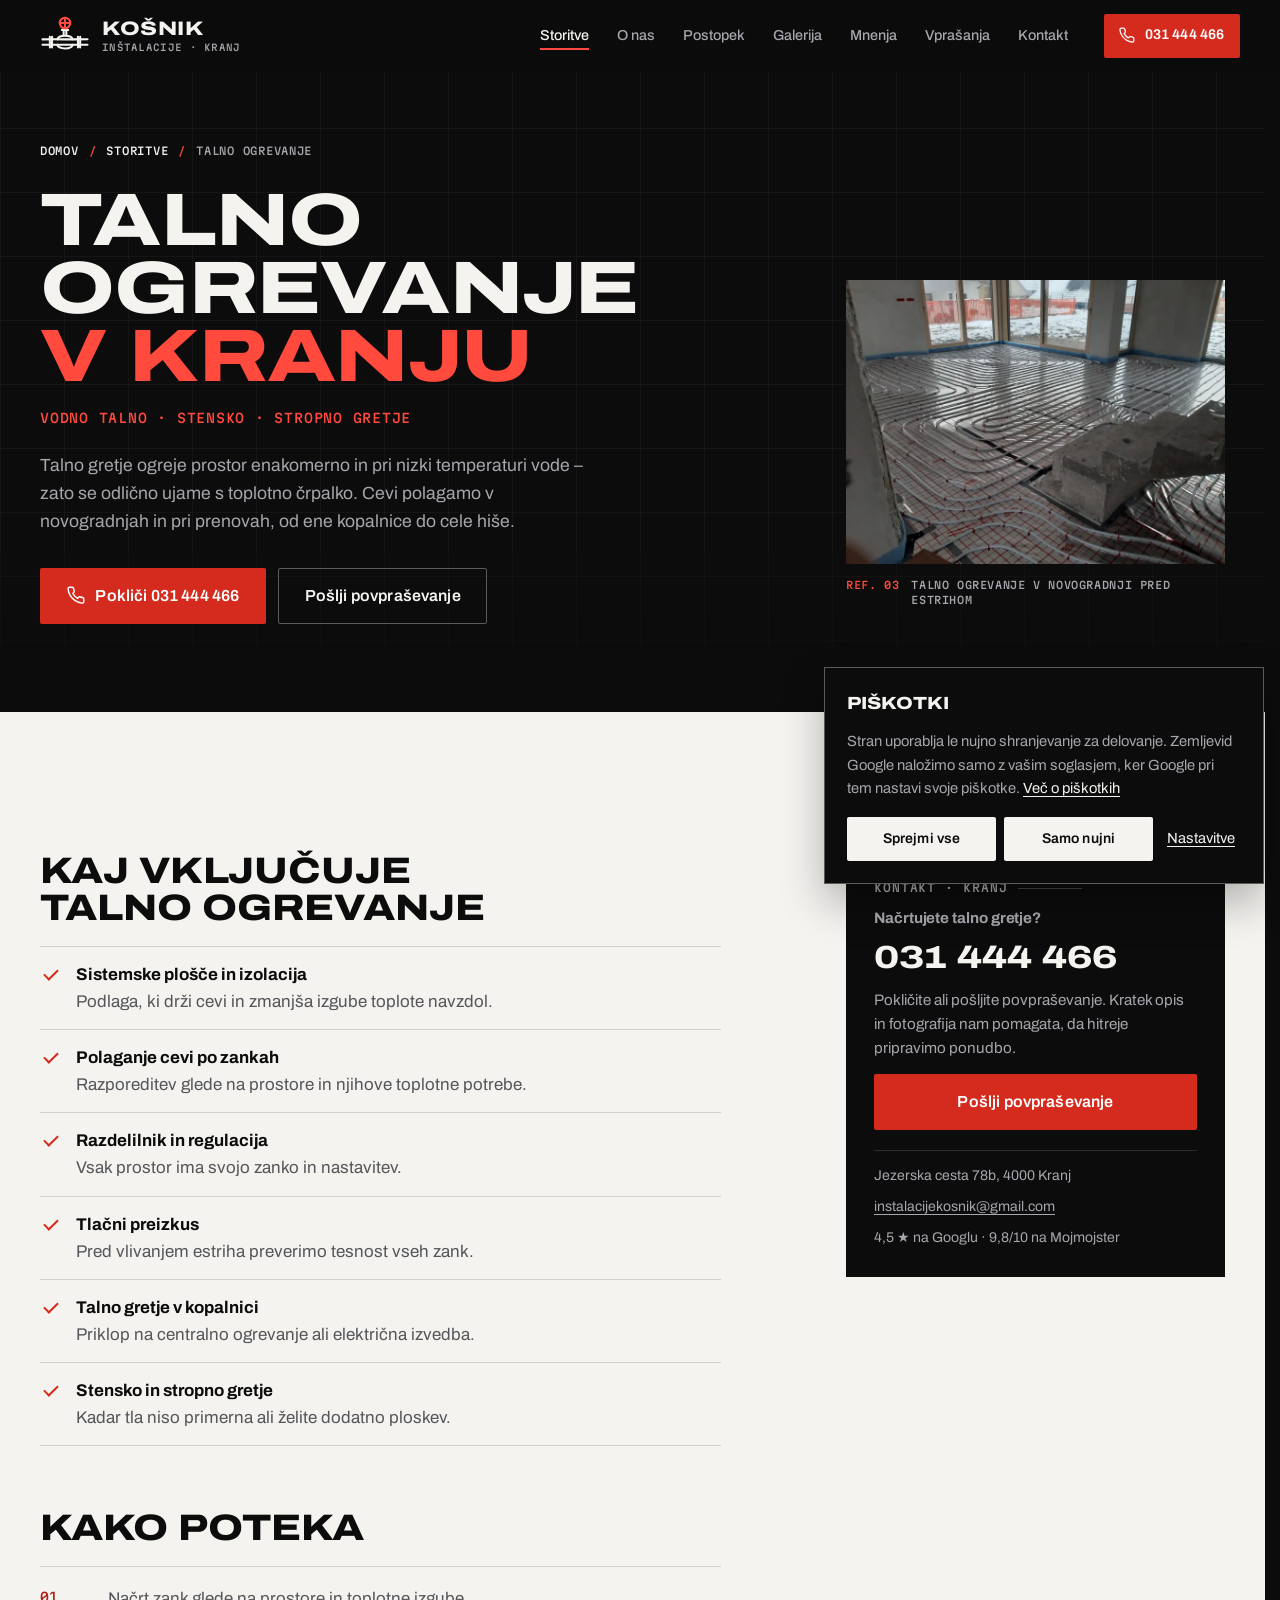
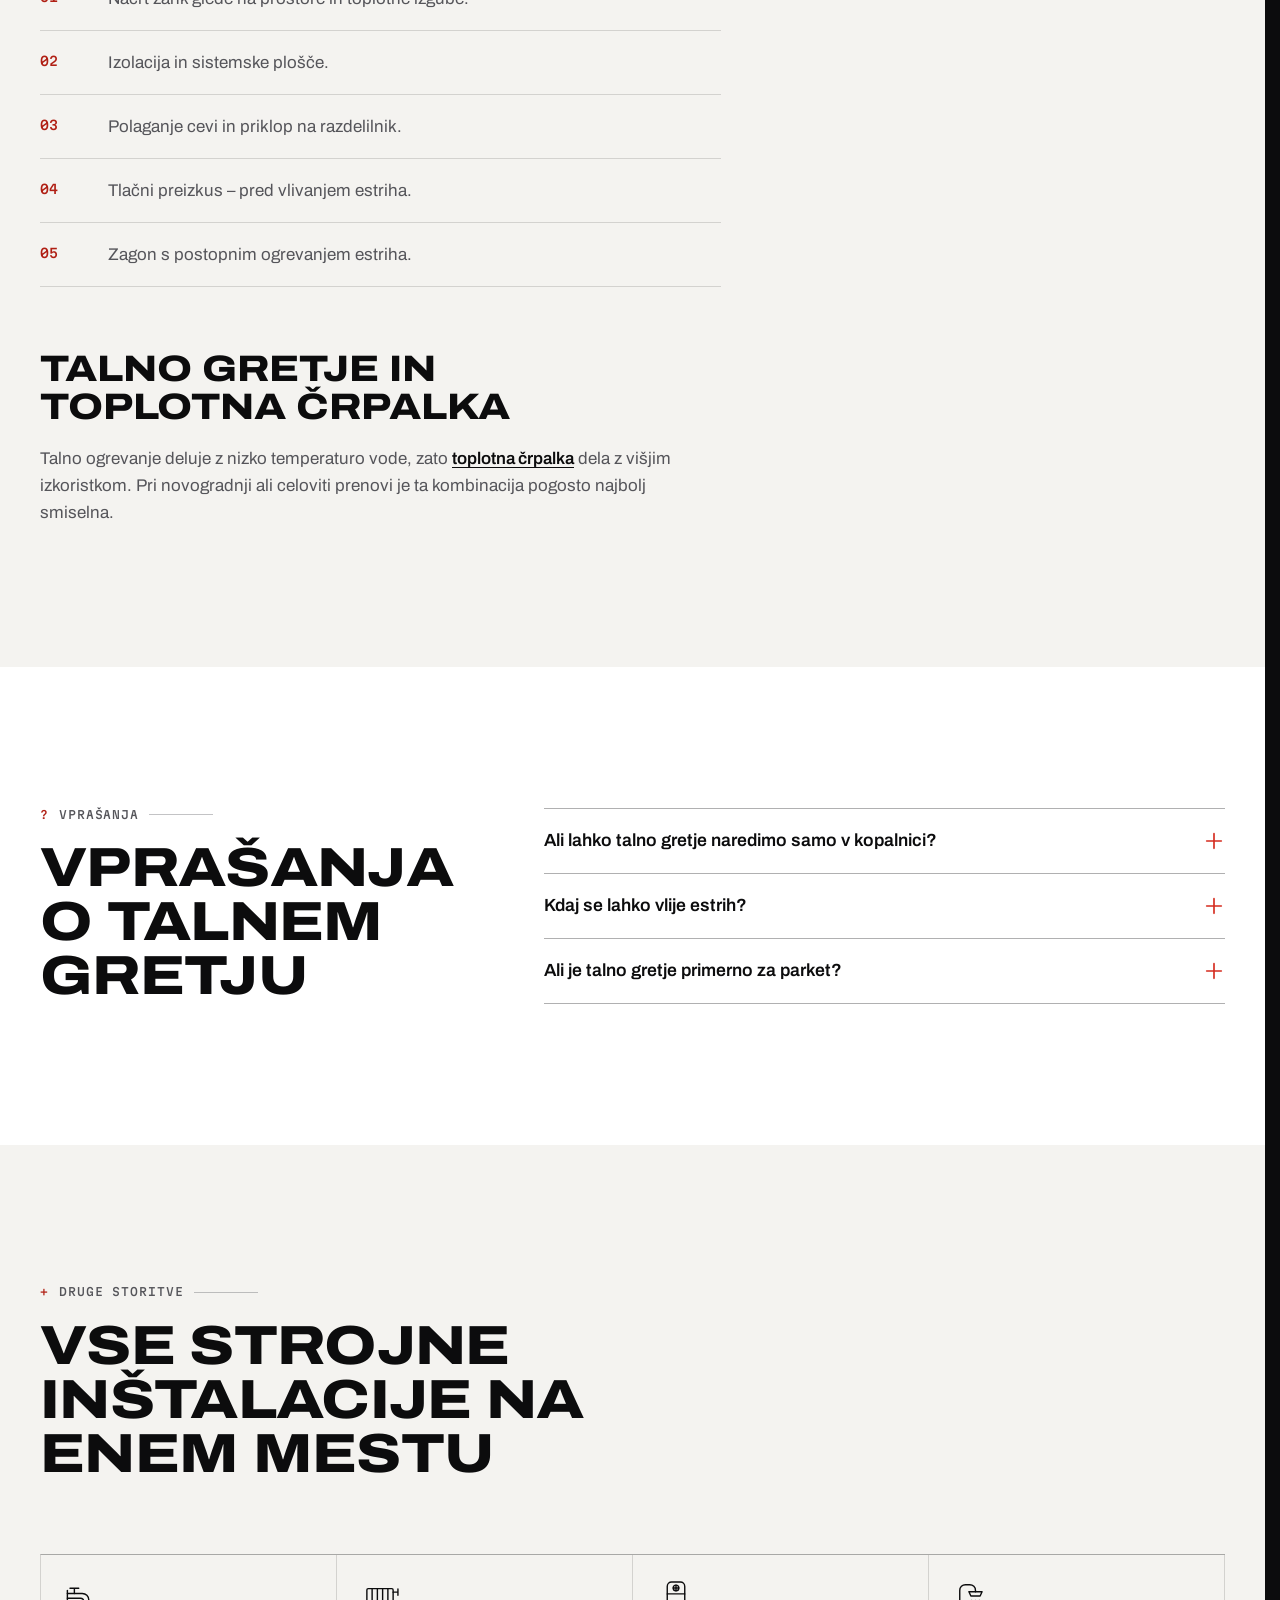
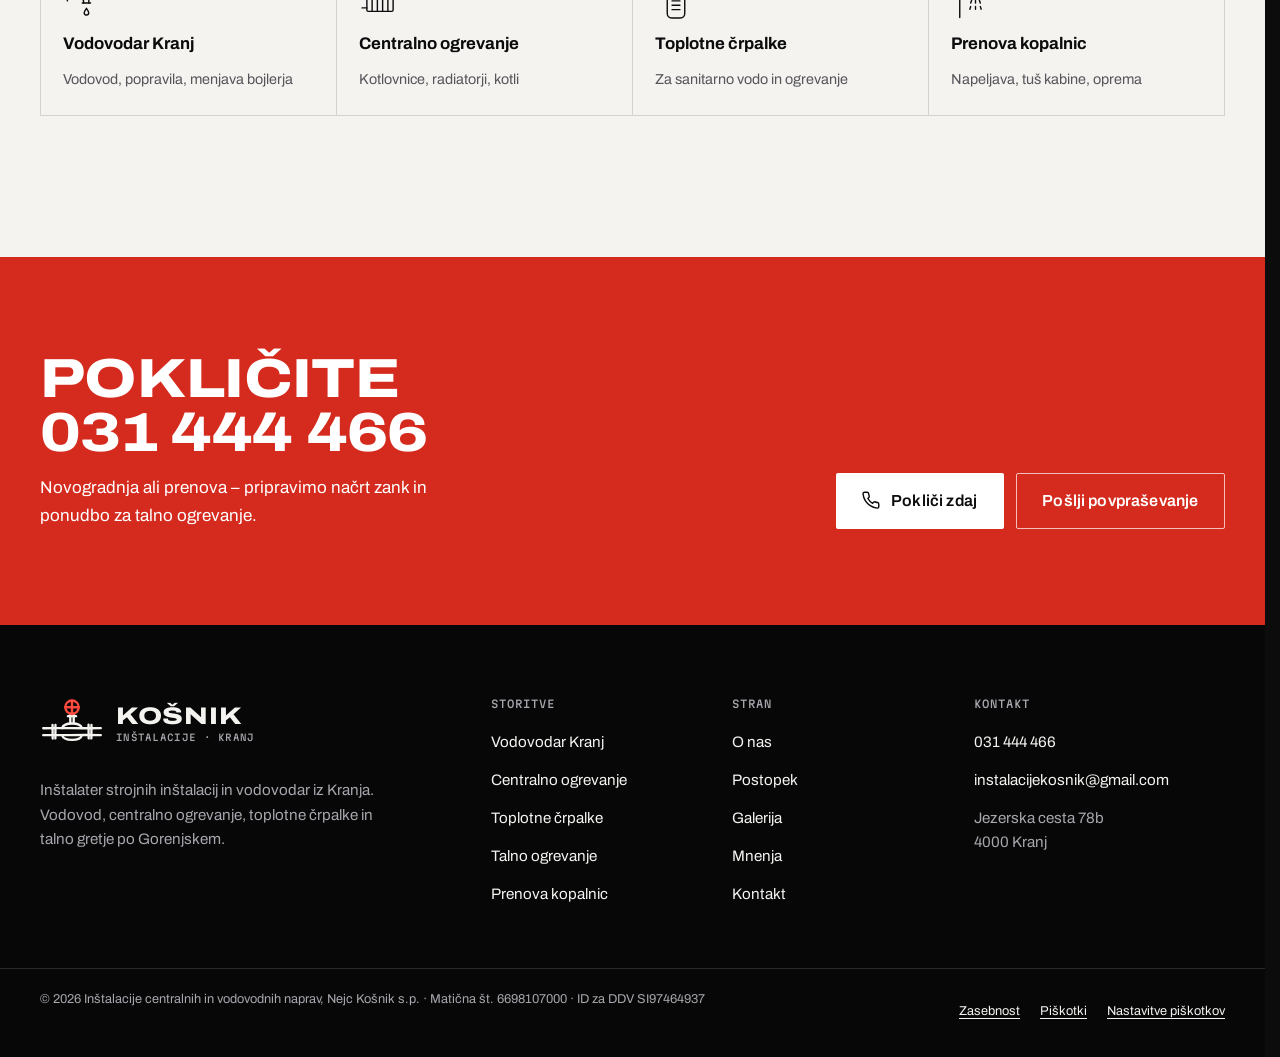
<file: talno-ogrevanje-kranj.html>
<!DOCTYPE html>
<html lang="sl">
<head>
<meta charset="utf-8">
<meta name="viewport" content="width=device-width, initial-scale=1">
<script>
(function (d) {
  var h = d.documentElement, rm = false;
  h.classList.add('js');
  try { rm = matchMedia('(prefers-reduced-motion: reduce)').matches && !/[?&]gibanje=1/.test(location.search); } catch (e) {}
  if (rm) h.classList.add('rm');
})(document);
</script>

<title>Talno ogrevanje Kranj – vodno talno gretje | Košnik</title>
<meta name="description" content="Vodno talno ogrevanje v Kranju: polaganje cevi na sistemske plošče, razdelilniki, talno gretje v kopalnici, stensko in stropno gretje. Tel. 031 444 466.">
<link rel="canonical" href="https://instalacije-kosnik.vercel.app/talno-ogrevanje-kranj.html">
<meta name="robots" content="index, follow, max-image-preview:large">
<meta name="theme-color" content="#0C0C0D">
<meta property="og:type" content="website">
<meta property="og:locale" content="sl_SI">
<meta property="og:site_name" content="Inštalacije Košnik">
<meta property="og:title" content="Talno ogrevanje Kranj – vodno talno gretje | Košnik">
<meta property="og:description" content="Vodno talno ogrevanje v Kranju: polaganje cevi na sistemske plošče, razdelilniki, talno gretje v kopalnici, stensko in stropno gretje. Tel. 031 444 466.">
<meta property="og:url" content="https://instalacije-kosnik.vercel.app/talno-ogrevanje-kranj.html">
<meta property="og:image" content="https://instalacije-kosnik.vercel.app/assets/og-image.jpg">
<meta property="og:image:width" content="1200">
<meta property="og:image:height" content="630">
<meta name="twitter:card" content="summary_large_image">
<link rel="icon" href="favicon.svg" type="image/svg+xml">
<link rel="apple-touch-icon" href="assets/img/apple-touch-icon.png">
<link rel="preconnect" href="https://fonts.googleapis.com">
<link rel="preconnect" href="https://fonts.gstatic.com" crossorigin>
<link rel="stylesheet" href="https://fonts.googleapis.com/css2?family=Archivo:wdth,wght@100..125,400..800&family=Martian+Mono:wght@400;500&display=swap">
<link rel="stylesheet" href="assets/styles.css">
<script src="assets/main.js" defer></script>
<script type="application/ld+json">
{
  "@context": "https://schema.org",
  "@graph": [
    {
      "@type": "Service",
      "@id": "https://instalacije-kosnik.vercel.app/talno-ogrevanje-kranj.html#storitev",
      "name": "Vodno talno ogrevanje v Kranju",
      "serviceType": "Talno ogrevanje",
      "description": "Vodno talno ogrevanje v Kranju: polaganje cevi na sistemske plošče, razdelilniki, talno gretje v kopalnici, stensko in stropno gretje. Tel. 031 444 466.",
      "url": "https://instalacije-kosnik.vercel.app/talno-ogrevanje-kranj.html",
      "provider": {
        "@type": [
          "Plumber",
          "HVACBusiness"
        ],
        "@id": "https://instalacije-kosnik.vercel.app/#podjetje",
        "name": "Inštalacije centralnih in vodovodnih naprav, Nejc Košnik s.p.",
        "telephone": "+386 31 444 466",
        "address": {
          "@type": "PostalAddress",
          "streetAddress": "Jezerska cesta 78b",
          "addressLocality": "Kranj",
          "postalCode": "4000",
          "addressCountry": "SI"
        }
      },
      "areaServed": [
        {
          "@type": "City",
          "name": "Kranj"
        },
        {
          "@type": "AdministrativeArea",
          "name": "Gorenjska"
        }
      ]
    },
    {
      "@type": "BreadcrumbList",
      "itemListElement": [
        {
          "@type": "ListItem",
          "position": 1,
          "name": "Domov",
          "item": "https://instalacije-kosnik.vercel.app/"
        },
        {
          "@type": "ListItem",
          "position": 2,
          "name": "Storitve",
          "item": "https://instalacije-kosnik.vercel.app/#storitve"
        },
        {
          "@type": "ListItem",
          "position": 3,
          "name": "Talno ogrevanje",
          "item": "https://instalacije-kosnik.vercel.app/talno-ogrevanje-kranj.html"
        }
      ]
    },
    {
      "@type": "FAQPage",
      "mainEntity": [
        {
          "@type": "Question",
          "name": "Ali lahko talno gretje naredimo samo v kopalnici?",
          "acceptedAnswer": {
            "@type": "Answer",
            "text": "Da. Talno gretje v kopalnici lahko priklopimo na obstoječe centralno ogrevanje ali izvedemo električno različico."
          }
        },
        {
          "@type": "Question",
          "name": "Kdaj se lahko vlije estrih?",
          "acceptedAnswer": {
            "@type": "Answer",
            "text": "Po uspešnem tlačnem preizkusu cevi. Cevi med vlivanjem ostanejo pod tlakom."
          }
        },
        {
          "@type": "Question",
          "name": "Ali je talno gretje primerno za parket?",
          "acceptedAnswer": {
            "@type": "Answer",
            "text": "Da, če izberete parket, primeren za talno gretje, in upoštevate navodila proizvajalca glede temperature."
          }
        }
      ]
    }
  ]
}
</script>
</head>
<body>
<a class="skip" href="#vsebina">Preskoči na vsebino</a>

<svg class="sprite" aria-hidden="true" focusable="false">
  <symbol id="nk-mark" viewBox="0 0 120 100">
    <path d="M6 58.6C30 57.9 88 59.1 114 58.3"/>
    <path d="M6 71.4C32 72 86 70.8 114 71.6"/>
    <path d="M23.5 52.2l.3 25.6M29 52.4l-.2 25.3M91 52.1l.3 25.6M96.5 52.4l-.2 25.3"/>
    <path d="M41.5 58.4C44.5 47 75.5 46.6 78.5 58.4M41.5 71.6C44.5 83 75.5 83.4 78.5 71.6"/>
    <path d="M56.8 48.6V31.4M63.2 48.6V31.4M52.4 36h15.2"/>
    <g style="stroke: var(--mark-accent, #D52B1E)">
      <path d="M47.4 19.2a12.6 12.6 0 1 0 25.2 0a12.6 12.6 0 1 0-25.2 0"/>
      <path d="M60 6.8v24.8M47.6 19.2h24.8"/>
    </g>
  </symbol>
  <symbol id="i-phone" viewBox="0 0 24 24"><path d="M21 16.4v3a2 2 0 0 1-2.2 2 19.6 19.6 0 0 1-8.5-3 19.3 19.3 0 0 1-6-6 19.6 19.6 0 0 1-3-8.6A2 2 0 0 1 3.3 1.6h3a2 2 0 0 1 2 1.7c.1 1 .4 1.9.7 2.8a2 2 0 0 1-.5 2.1L7.3 9.4a16 16 0 0 0 6 6l1.2-1.2a2 2 0 0 1 2.1-.5c.9.3 1.8.6 2.8.7a2 2 0 0 1 1.6 2z"/></symbol>
  <symbol id="i-mail" viewBox="0 0 24 24"><path d="M3 5.5h18v13H3z"/><path d="m3.5 6 8.5 7 8.5-7"/></symbol>
  <symbol id="i-pin" viewBox="0 0 24 24"><path d="M12 21.5s-7-6.2-7-11.7a7 7 0 0 1 14 0c0 5.5-7 11.7-7 11.7z"/><circle cx="12" cy="9.8" r="2.6"/></symbol>
  <symbol id="i-clock" viewBox="0 0 24 24"><circle cx="12" cy="12" r="9"/><path d="M12 7v5.2l3.4 2"/></symbol>
  <symbol id="i-doc" viewBox="0 0 24 24"><path d="M6 2.5h8.5L19 7v14.5H6z"/><path d="M14 2.5V7h5M9 12h7M9 16h7"/></symbol>
  <symbol id="i-arrow" viewBox="0 0 24 24"><path d="M4 12h15M13 6l6 6-6 6"/></symbol>
  <symbol id="i-out" viewBox="0 0 24 24"><path d="M7 17 17 7M8.5 7H17v8.5"/></symbol>
  <symbol id="i-plus" viewBox="0 0 24 24"><path d="M12 4v16M4 12h16"/></symbol>
  <symbol id="i-close" viewBox="0 0 24 24"><path d="M5.5 5.5l13 13M18.5 5.5l-13 13"/></symbol>
  <symbol id="i-left" viewBox="0 0 24 24"><path d="M15 5l-7 7 7 7"/></symbol>
  <symbol id="i-right" viewBox="0 0 24 24"><path d="M9 5l7 7-7 7"/></symbol>
  <symbol id="i-star" viewBox="0 0 24 24"><path d="m12 2.8 2.8 5.8 6.3.9-4.6 4.4 1.1 6.3L12 17.2l-5.6 3 1.1-6.3L2.9 9.5l6.3-.9z"/></symbol>
  <!-- ikone storitev -->
  <symbol id="s-voda" viewBox="0 0 48 48"><path d="M5 13v12"/><path d="M5 16.5h17a7.5 7.5 0 0 1 7.5 7.5v3.5"/><path d="M5 22h15a3.5 3.5 0 0 1 3.5 3.5v2"/><path d="M22 27.5h9.5"/><path d="M13 16.5v-6M8 10.5h10"/><path d="M26.8 33.5c-1.7 2.4-2.6 4-2.6 5.1a2.6 2.6 0 0 0 5.2 0c0-1.1-.9-2.7-2.6-5.1z"/></symbol>
  <symbol id="s-radiator" viewBox="0 0 48 48"><rect x="9" y="11" width="30" height="26" rx="1.5"/><path d="M15 11v26M21 11v26M27 11v26M33 11v26"/><path d="M3.5 33H9M39 15h5.5M44.5 11.5v7"/></symbol>
  <symbol id="s-crpalka" viewBox="0 0 48 48"><rect x="14" y="3.5" width="20" height="41" rx="5"/><path d="M14 17h20"/><circle cx="24" cy="10.2" r="3.2"/><path d="M24 7v6.4M20.8 10.2h6.4"/><path d="M19.5 25h9M19.5 30h9M19.5 35h9"/></symbol>
  <symbol id="s-talno" viewBox="0 0 48 48"><path d="M5 10h30a4.5 4.5 0 0 1 0 9H13a4.5 4.5 0 0 0 0 9h22a4.5 4.5 0 0 1 0 9H5"/><path d="M3 43h42"/></symbol>
  <symbol id="s-kopalnica" viewBox="0 0 48 48"><path d="M10 44V13a6.5 6.5 0 0 1 6.5-6.5h5A6.5 6.5 0 0 1 28 13v1.5"/><path d="M20.5 14.5h15l-2.2 5H22.7z"/><path d="M23.5 24.5l-1 3M28 24.5v3M32.5 24.5l1 3M22.5 31.5l-1 3M28 31.5v3M33.5 31.5l1 3"/></symbol>
  <symbol id="s-plamen" viewBox="0 0 48 48"><rect x="10" y="3.5" width="28" height="34" rx="1.5"/><path d="M24 31c-4.1 0-6.3-2.7-6.3-5.8 0-3.6 3.1-5.3 3.8-8.8 2.7 1.7 3.2 4 2.9 5.7 1.1-.6 1.9-1.9 2.1-3.1 1.9 1.7 3.8 3.8 3.8 6.2 0 3.1-2.5 5.8-6.3 5.8z"/><path d="M17 37.5v7M24 37.5v7M31 37.5v7"/></symbol>
</svg>

<div class="progress" aria-hidden="true"><i id="progress"></i></div>

<header class="hdr" id="hdr">
  <div class="wrap hdr__in">
    <a class="brand" href="index.html">
      <svg class="brand__mark" viewBox="0 0 120 100" aria-hidden="true"><use href="#nk-mark"/></svg>
      <span class="brand__txt"><b>Košnik</b><small>Inštalacije · Kranj</small></span>
    </a>
    <nav class="nav" aria-label="Glavna navigacija">
      <ul>
        <li><a href="index.html#storitve" class="is-active">Storitve</a></li>
        <li><a href="index.html#o-nas">O nas</a></li>
        <li><a href="index.html#postopek">Postopek</a></li>
        <li><a href="index.html#galerija">Galerija</a></li>
        <li><a href="index.html#mnenja">Mnenja</a></li>
        <li><a href="index.html#vprasanja">Vprašanja</a></li>
        <li><a href="index.html#kontakt">Kontakt</a></li>
      </ul>
    </nav>
    <a class="btn btn--red btn--sm hdr__tel" href="tel:+38631444466" aria-label="Pokliči 031 444 466">
      <svg class="ico" aria-hidden="true"><use href="#i-phone"/></svg><span>031&nbsp;444&nbsp;466</span>
    </a>
    <button class="burger" type="button" aria-label="Odpri meni" aria-expanded="false" aria-controls="mnav"><span></span><span></span></button>
  </div>
</header>

<div class="mnav" id="mnav" inert>
  <nav aria-label="Mobilna navigacija">
    <ul>
      <li style="--i:0"><a href="index.html#storitve"><span>01</span>Storitve</a></li>
      <li style="--i:1"><a href="index.html#o-nas"><span>02</span>O nas</a></li>
      <li style="--i:2"><a href="index.html#postopek"><span>03</span>Postopek</a></li>
      <li style="--i:3"><a href="index.html#galerija"><span>04</span>Galerija</a></li>
      <li style="--i:4"><a href="index.html#mnenja"><span>05</span>Mnenja</a></li>
      <li style="--i:5"><a href="index.html#vprasanja"><span>06</span>Vprašanja</a></li>
      <li style="--i:6"><a href="index.html#kontakt"><span>07</span>Kontakt</a></li>
    </ul>
  </nav>
  <div class="mnav__foot">
    <a class="btn btn--red btn--lg" href="tel:+38631444466"><svg class="ico" aria-hidden="true"><use href="#i-phone"/></svg>031&nbsp;444&nbsp;466</a>
    <a href="mailto:instalacijekosnik@gmail.com">instalacijekosnik@gmail.com</a>
    <span>Jezerska cesta 78b, 4000 Kranj</span>
  </div>
</div>

<main id="vsebina">

<section class="phero" aria-labelledby="ph-h">
  <div class="gridbg" aria-hidden="true"></div>
  <div class="wrap phero__in">
    <div class="phero__copy">
      <ol class="crumbs" data-hero style="--i:0">
        <li><a href="index.html">Domov</a></li>
        <li><a href="index.html#storitve">Storitve</a></li>
        <li><span aria-current="page">Talno ogrevanje</span></li>
      </ol>
      <h1 class="phero__h" id="ph-h">
        <span class="ln"><span style="--i:0">Talno</span></span>
        <span class="ln"><span style="--i:1">ogrevanje</span></span>
        <span class="ln"><span style="--i:2" class="red">v Kranju</span></span>
      </h1>
      <p class="phero__sub" data-hero style="--i:3">Vodno talno · stensko · stropno gretje</p>
      <p class="phero__lead" data-hero style="--i:4">Talno gretje ogreje prostor enakomerno in pri nizki temperaturi vode – zato se odlično ujame s toplotno črpalko. Cevi polagamo v novogradnjah in pri prenovah, od ene kopalnice do cele hiše.</p>
      <div class="phero__cta" data-hero style="--i:5">
        <a class="btn btn--red btn--lg" href="tel:+38631444466"><svg class="ico" aria-hidden="true"><use href="#i-phone"/></svg>Pokliči 031&nbsp;444&nbsp;466</a>
        <a class="btn btn--line-inv btn--lg" href="index.html#kontakt">Pošlji povpraševanje</a>
      </div>
    </div>
    <figure class="hero__fig phero__fig" id="hero-fig">
      <div class="hero__photo hero__photo--wide">
        <img src="assets/img/talno-ogrevanje-novogradnja-kranj-1600.webp" srcset="assets/img/talno-ogrevanje-novogradnja-kranj-800.webp 800w, assets/img/talno-ogrevanje-novogradnja-kranj-1600.webp 1600w" sizes="(min-width: 1024px) 34vw, 92vw" width="1600" height="1200" fetchpriority="high" alt="Cevi vodnega talnega ogrevanja na sistemskih ploščah v novogradnji">
      </div>
      <figcaption class="hero__cap"><span>Ref. 03</span>Talno ogrevanje v novogradnji pred estrihom</figcaption>
    </figure>
  </div>
</section>

<section class="sec sec--paper">
  <div class="wrap layout">
    <article class="prose">
      <h2 data-reveal="words">Kaj vključuje talno ogrevanje</h2>
      <ul class="checks">
        <li data-reveal style="--i:0"><strong>Sistemske plošče in izolacija</strong>Podlaga, ki drži cevi in zmanjša izgube toplote navzdol.</li>
        <li data-reveal style="--i:1"><strong>Polaganje cevi po zankah</strong>Razporeditev glede na prostore in njihove toplotne potrebe.</li>
        <li data-reveal style="--i:2"><strong>Razdelilnik in regulacija</strong>Vsak prostor ima svojo zanko in nastavitev.</li>
        <li data-reveal style="--i:3"><strong>Tlačni preizkus</strong>Pred vlivanjem estriha preverimo tesnost vseh zank.</li>
        <li data-reveal style="--i:0"><strong>Talno gretje v kopalnici</strong>Priklop na centralno ogrevanje ali električna izvedba.</li>
        <li data-reveal style="--i:1"><strong>Stensko in stropno gretje</strong>Kadar tla niso primerna ali želite dodatno ploskev.</li>
      </ul>
      <h2 data-reveal="words">Kako poteka</h2>
      <ol class="steps">
        <li data-reveal style="--i:0"><span>Načrt zank glede na prostore in toplotne izgube.</span></li>
        <li data-reveal style="--i:1"><span>Izolacija in sistemske plošče.</span></li>
        <li data-reveal style="--i:2"><span>Polaganje cevi in priklop na razdelilnik.</span></li>
        <li data-reveal style="--i:3"><span>Tlačni preizkus – pred vlivanjem estriha.</span></li>
        <li data-reveal style="--i:0"><span>Zagon s postopnim ogrevanjem estriha.</span></li>
      </ol>
      <h2 data-reveal="words">Talno gretje in toplotna črpalka</h2>
      <p data-reveal>Talno ogrevanje deluje z nizko temperaturo vode, zato <a href="toplotne-crpalke-kranj.html">toplotna črpalka</a> dela z višjim izkoristkom. Pri novogradnji ali celoviti prenovi je ta kombinacija pogosto najbolj smiselna.</p>
    </article>
    <aside class="aside" aria-label="Kontakt">
      <div class="aside__card" data-reveal>
        <p class="label label--inv">Kontakt · Kranj</p>
        <p class="h3">Načrtujete talno gretje?</p>
        <a class="aside__tel" href="tel:+38631444466">031&nbsp;444&nbsp;466</a>
        <p>Pokličite ali pošljite povpraševanje. Kratek opis in fotografija nam pomagata, da hitreje pripravimo ponudbo.</p>
        <a class="btn btn--red btn--lg" href="index.html#kontakt">Pošlji povpraševanje</a>
        <ul>
          <li>Jezerska cesta 78b, 4000 Kranj</li>
          <li><a href="mailto:instalacijekosnik@gmail.com">instalacijekosnik@gmail.com</a></li>
          <li>4,5 ★ na Googlu · 9,8/10 na Mojmojster</li>
        </ul>
      </div>
    </aside>
  </div>
</section>

<section class="sec sec--white faq" aria-labelledby="pf-h">
  <div class="wrap faq__in">
    <header class="head head--side">
      <p class="label" data-reveal><span class="num">?</span>Vprašanja</p>
      <h2 class="h2" id="pf-h" data-reveal="words">Vprašanja o talnem gretju</h2>
    </header>
    <div class="acc">
      <details data-reveal style="--i:0">
        <summary><span>Ali lahko talno gretje naredimo samo v kopalnici?</span><svg class="ico" aria-hidden="true"><use href="#i-plus"/></svg></summary>
        <div class="acc__body"><p>Da. Talno gretje v kopalnici lahko priklopimo na obstoječe centralno ogrevanje ali izvedemo električno različico.</p></div>
      </details>
      <details data-reveal style="--i:1">
        <summary><span>Kdaj se lahko vlije estrih?</span><svg class="ico" aria-hidden="true"><use href="#i-plus"/></svg></summary>
        <div class="acc__body"><p>Po uspešnem tlačnem preizkusu cevi. Cevi med vlivanjem ostanejo pod tlakom.</p></div>
      </details>
      <details data-reveal style="--i:2">
        <summary><span>Ali je talno gretje primerno za parket?</span><svg class="ico" aria-hidden="true"><use href="#i-plus"/></svg></summary>
        <div class="acc__body"><p>Da, če izberete parket, primeren za talno gretje, in upoštevate navodila proizvajalca glede temperature.</p></div>
      </details>
    </div>
  </div>
</section>

<section class="sec sec--paper" aria-labelledby="rs-h">
  <div class="wrap">
    <header class="head">
      <p class="label" data-reveal><span class="num">+</span>Druge storitve</p>
      <h2 class="h2" id="rs-h" data-reveal="words">Vse strojne inštalacije na enem mestu</h2>
    </header>
    <ul class="related" role="list">
      <li data-reveal style="--i:0"><a href="vodovodne-instalacije-kranj.html"><svg class="svc__ico" aria-hidden="true"><use href="#s-voda"/></svg><b>Vodovodar Kranj</b><span>Vodovod, popravila, menjava bojlerja</span></a></li>
      <li data-reveal style="--i:1"><a href="centralno-ogrevanje-kranj.html"><svg class="svc__ico" aria-hidden="true"><use href="#s-radiator"/></svg><b>Centralno ogrevanje</b><span>Kotlovnice, radiatorji, kotli</span></a></li>
      <li data-reveal style="--i:2"><a href="toplotne-crpalke-kranj.html"><svg class="svc__ico" aria-hidden="true"><use href="#s-crpalka"/></svg><b>Toplotne črpalke</b><span>Za sanitarno vodo in ogrevanje</span></a></li>
      <li data-reveal style="--i:3"><a href="adaptacija-kopalnic-kranj.html"><svg class="svc__ico" aria-hidden="true"><use href="#s-kopalnica"/></svg><b>Prenova kopalnic</b><span>Napeljava, tuš kabine, oprema</span></a></li>
    </ul>
  </div>
</section>

<section class="cta-band" aria-labelledby="cta-h">
  <div class="wrap cta-band__in">
    <div>
      <h2 class="h2" id="cta-h" data-reveal="words">Pokličite 031 444 466</h2>
      <p data-reveal style="--i:1">Novogradnja ali prenova – pripravimo načrt zank in ponudbo za talno ogrevanje.</p>
    </div>
    <div class="cta-band__btns" data-reveal style="--i:2">
      <a class="btn btn--white btn--lg" href="tel:+38631444466"><svg class="ico" aria-hidden="true"><use href="#i-phone"/></svg>Pokliči zdaj</a>
      <a class="btn btn--line-white btn--lg" href="index.html#kontakt">Pošlji povpraševanje</a>
    </div>
  </div>
</section>

</main>

<footer class="ftr">
  <div class="wrap ftr__in">
    <div class="ftr__brand">
      <a class="brand brand--lg" href="index.html">
        <svg class="brand__mark" viewBox="0 0 120 100" aria-hidden="true"><use href="#nk-mark"/></svg>
        <span class="brand__txt"><b>Košnik</b><small>Inštalacije · Kranj</small></span>
      </a>
      <p>Inštalater strojnih inštalacij in vodovodar iz Kranja. Vodovod, centralno ogrevanje, toplotne črpalke in talno gretje po Gorenjskem.</p>
    </div>
    <nav class="ftr__col" aria-label="Storitve">
      <p class="ftr__h">Storitve</p>
      <ul>
        <li><a href="vodovodne-instalacije-kranj.html">Vodovodar Kranj</a></li>
        <li><a href="centralno-ogrevanje-kranj.html">Centralno ogrevanje</a></li>
        <li><a href="toplotne-crpalke-kranj.html">Toplotne črpalke</a></li>
        <li><a href="talno-ogrevanje-kranj.html">Talno ogrevanje</a></li>
        <li><a href="adaptacija-kopalnic-kranj.html">Prenova kopalnic</a></li>
      </ul>
    </nav>
    <nav class="ftr__col" aria-label="Stran">
      <p class="ftr__h">Stran</p>
      <ul>
        <li><a href="index.html#o-nas">O nas</a></li>
        <li><a href="index.html#postopek">Postopek</a></li>
        <li><a href="index.html#galerija">Galerija</a></li>
        <li><a href="index.html#mnenja">Mnenja</a></li>
        <li><a href="index.html#kontakt">Kontakt</a></li>
      </ul>
    </nav>
    <div class="ftr__col">
      <p class="ftr__h">Kontakt</p>
      <ul>
        <li><a href="tel:+38631444466">031&nbsp;444&nbsp;466</a></li>
        <li><a href="mailto:instalacijekosnik@gmail.com">instalacijekosnik@gmail.com</a></li>
        <li>Jezerska cesta 78b<br>4000 Kranj</li>
      </ul>
    </div>
  </div>
  <div class="wrap ftr__legal">
    <p>© <span data-year>2026</span> Inštalacije centralnih in vodovodnih naprav, Nejc Košnik s.p. · Matična št. 6698107000 · ID za DDV SI97464937</p>
    <p><a href="zasebnost.html">Zasebnost</a><a href="zasebnost.html#piskotki">Piškotki</a><button type="button" class="linkbtn" data-ck-open>Nastavitve piškotkov</button></p>
  </div>
</footer>

<div class="mbar" id="mbar">
  <a class="btn btn--red" href="tel:+38631444466"><svg class="ico" aria-hidden="true"><use href="#i-phone"/></svg>Pokliči</a>
  <a class="btn btn--light" href="index.html#kontakt">Povpraševanje</a>
</div>

<div class="ck" id="ck" role="region" aria-label="Obvestilo o piškotkih" hidden>
  <p class="ck__h">Piškotki</p>
  <p>Stran uporablja le nujno shranjevanje za delovanje. Zemljevid Google naložimo samo z vašim soglasjem, ker Google pri tem nastavi svoje piškotke. <a href="zasebnost.html#piskotki">Več o piškotkih</a></p>
  <div class="ck__btns">
    <button class="btn btn--light btn--sm" type="button" data-ck="all">Sprejmi vse</button>
    <button class="btn btn--light btn--sm" type="button" data-ck="none">Samo nujni</button>
    <button class="linkbtn" type="button" data-ck-open>Nastavitve</button>
  </div>
</div>
<dialog class="ckd" id="ckd" aria-labelledby="ckd-h">
  <form method="dialog" class="ckd__in">
    <h2 id="ckd-h" class="h3">Nastavitve piškotkov</h2>
    <label class="sw">
      <input type="checkbox" checked disabled>
      <span class="sw__ui" aria-hidden="true"></span>
      <span class="sw__txt"><b>Nujni</b>Shranijo vašo izbiro glede piškotkov in to, da ste uvodno animacijo že videli. Brez njih stran ne deluje pravilno.</span>
    </label>
    <label class="sw">
      <input type="checkbox" id="ck-ext">
      <span class="sw__ui" aria-hidden="true"></span>
      <span class="sw__txt"><b>Zunanje vsebine</b>Zemljevid Google Maps. Ob nalaganju Google nastavi svoje piškotke in prejme vaš naslov IP.</span>
    </label>
    <div class="ckd__btns">
      <button class="btn btn--ink" type="submit" value="save">Shrani izbiro</button>
      <button class="btn btn--line" type="submit" value="all">Sprejmi vse</button>
    </div>
  </form>
</dialog>

</body>
</html>
</file>
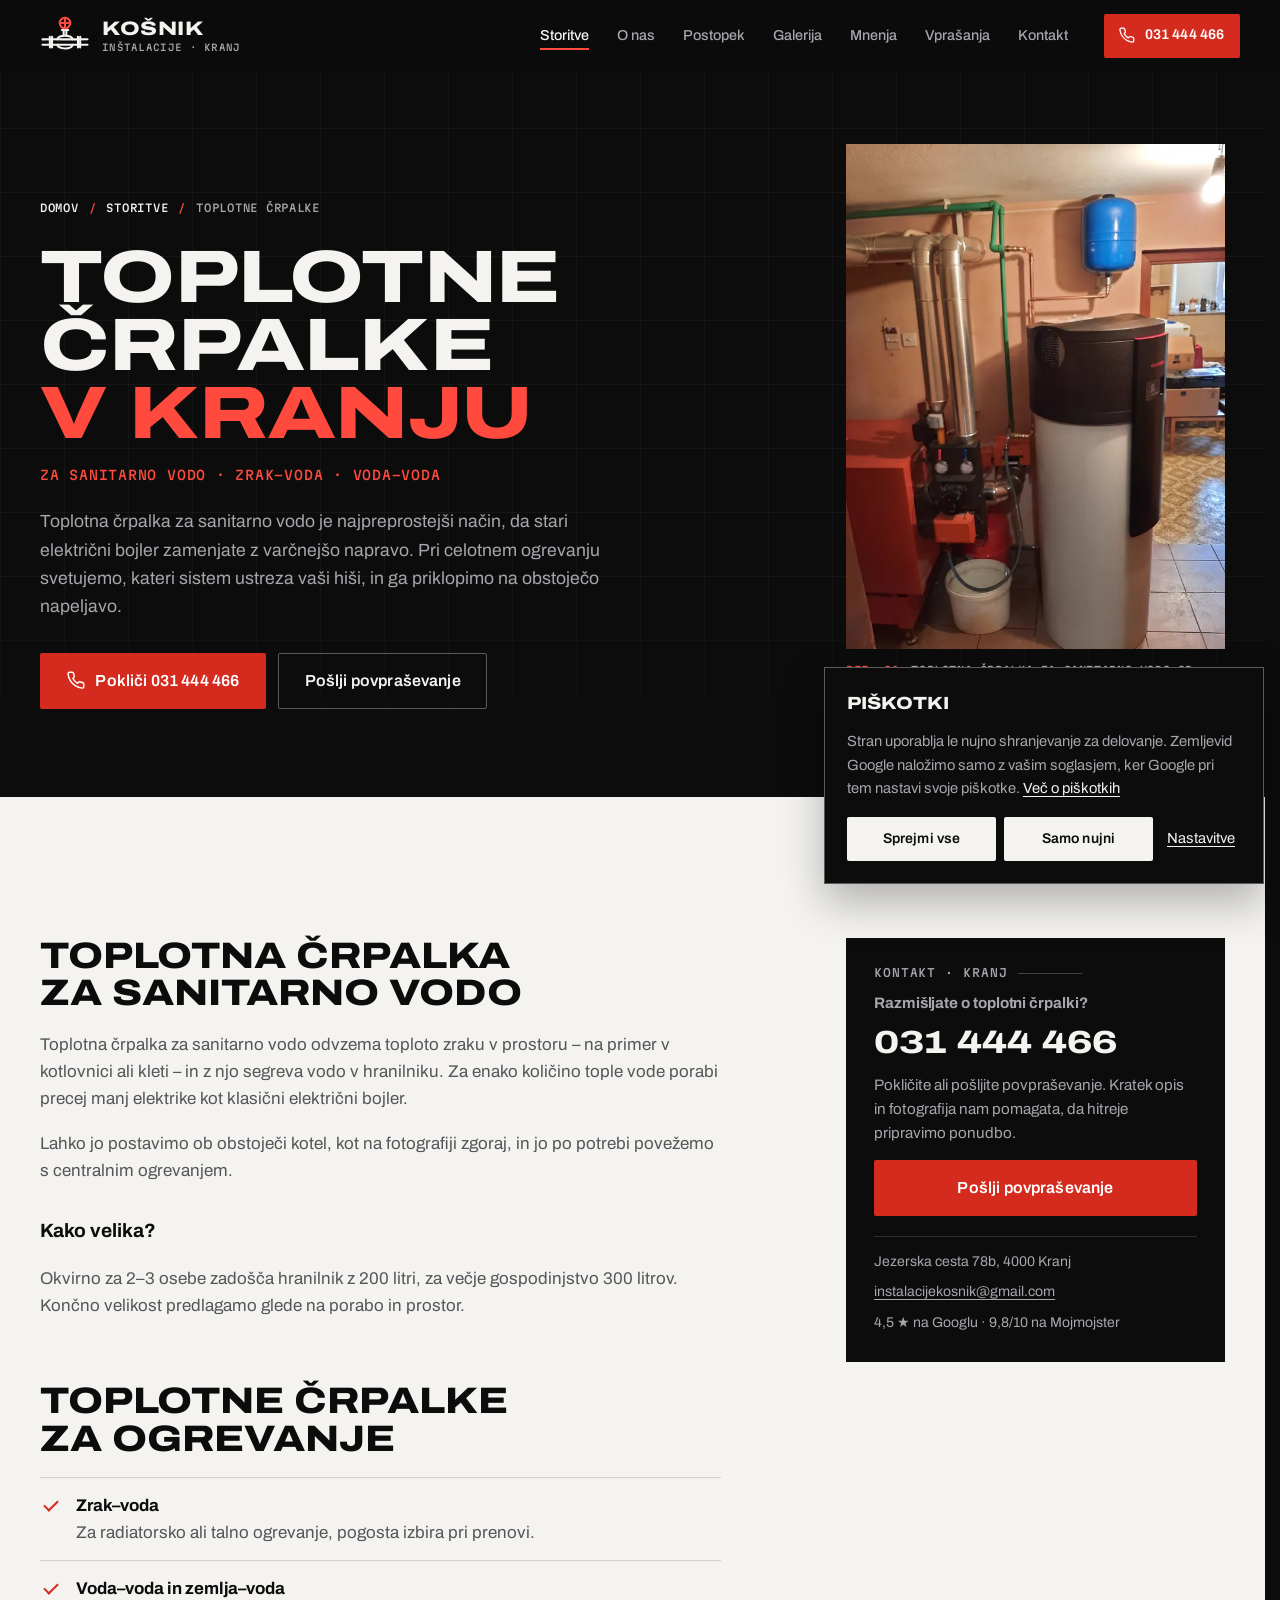
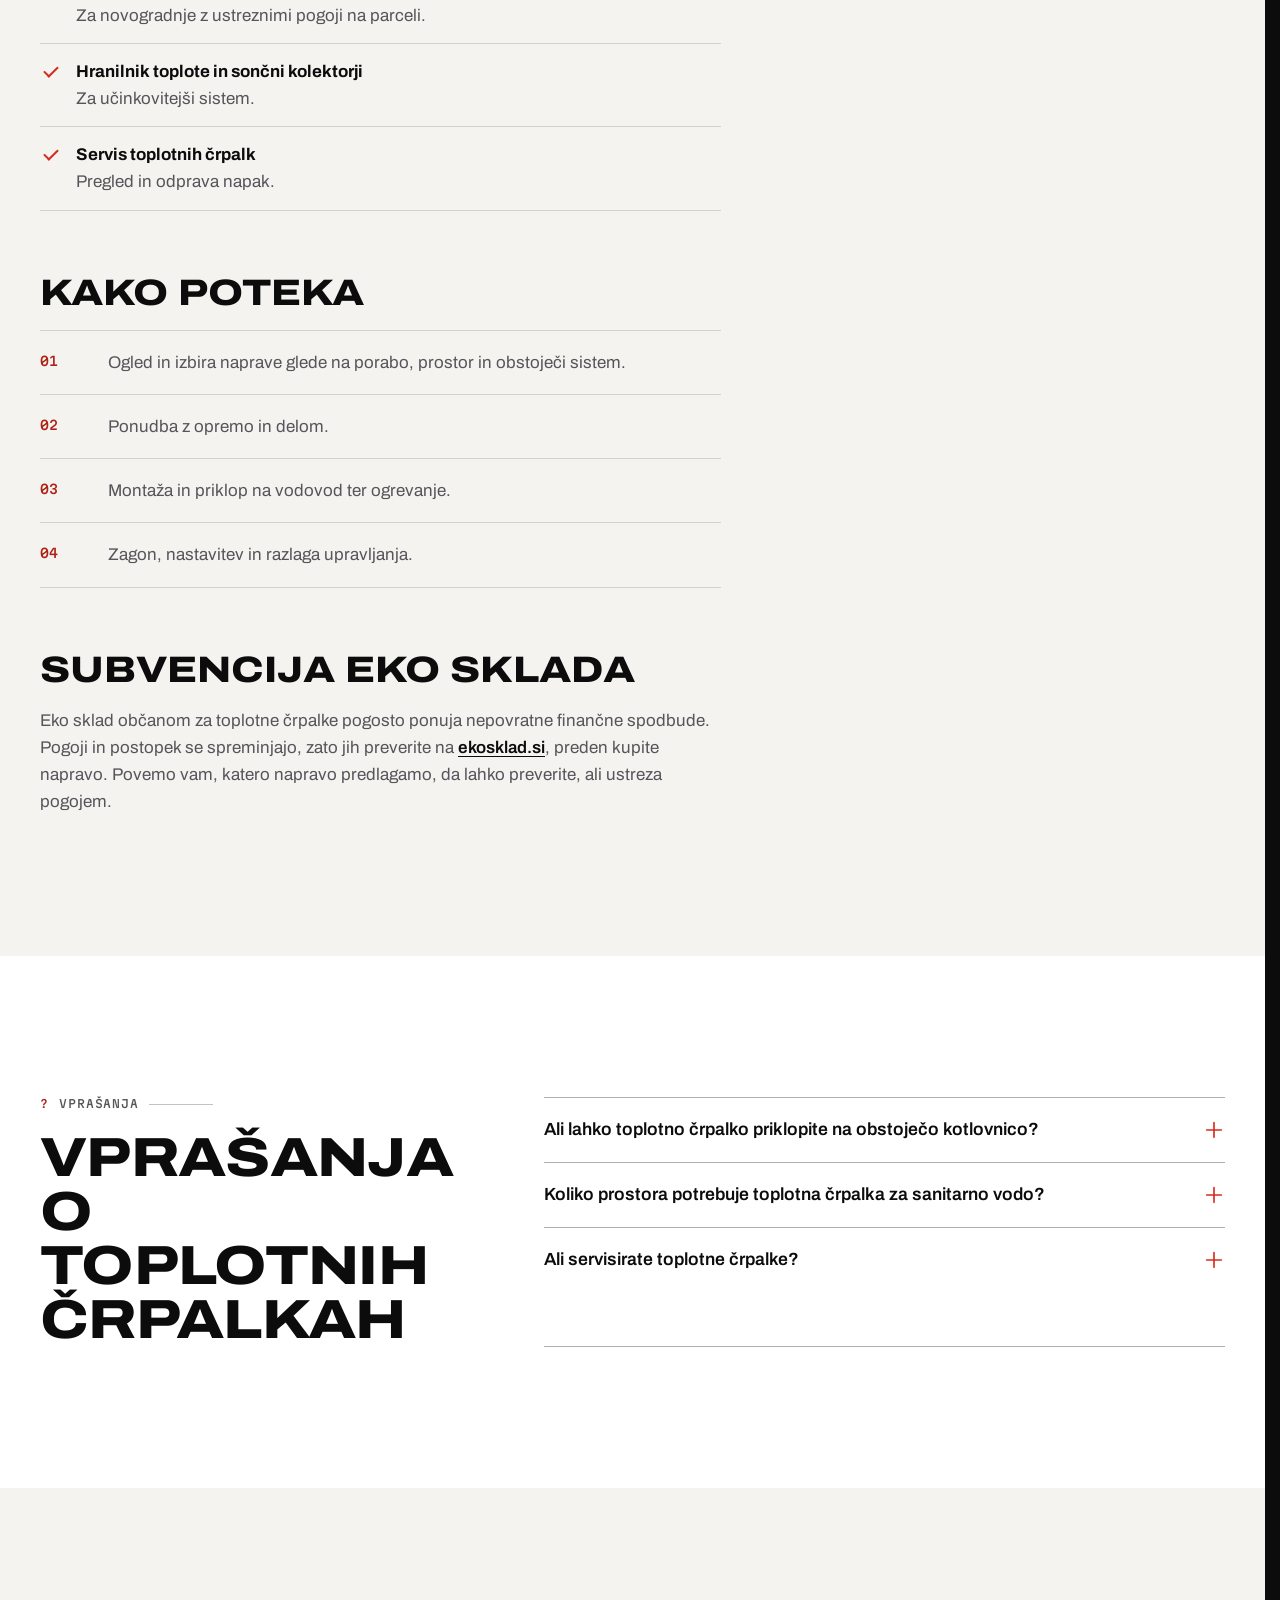
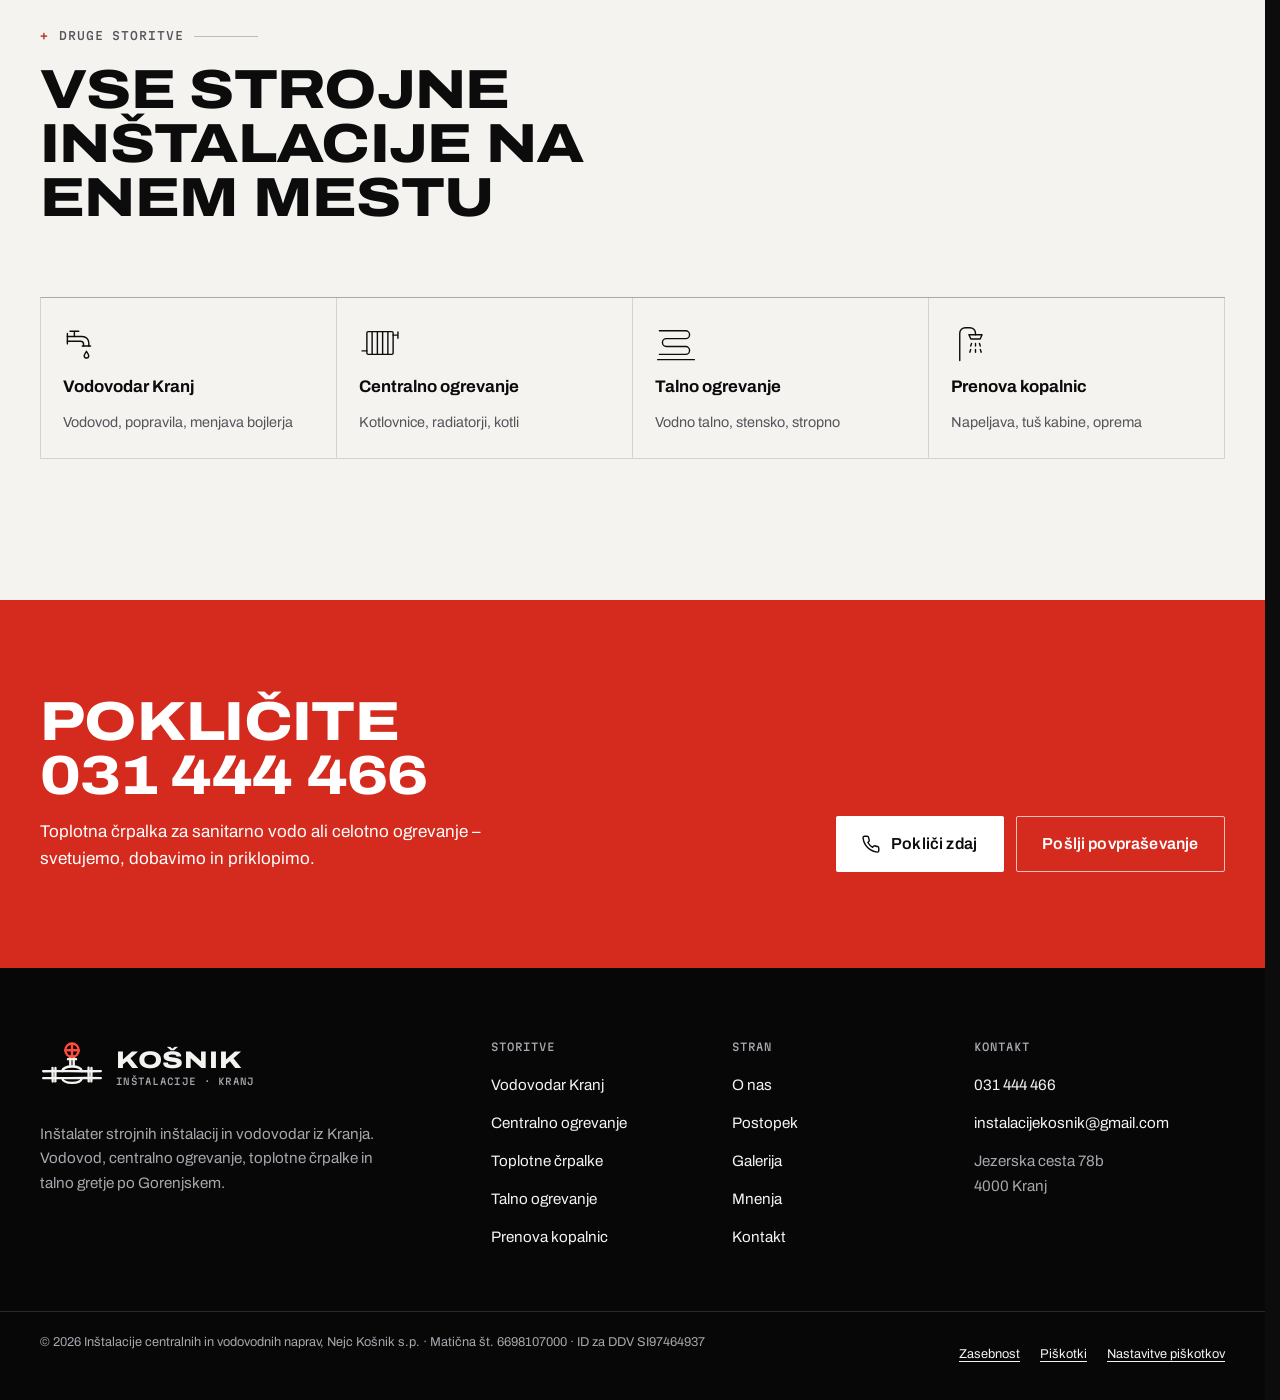
<file: toplotne-crpalke-kranj.html>
<!DOCTYPE html>
<html lang="sl">
<head>
<meta charset="utf-8">
<meta name="viewport" content="width=device-width, initial-scale=1">
<script>
(function (d) {
  var h = d.documentElement, rm = false;
  h.classList.add('js');
  try { rm = matchMedia('(prefers-reduced-motion: reduce)').matches && !/[?&]gibanje=1/.test(location.search); } catch (e) {}
  if (rm) h.classList.add('rm');
})(document);
</script>

<title>Toplotna črpalka Kranj – montaža in priklop | Košnik</title>
<meta name="description" content="Toplotna črpalka za sanitarno vodo ali ogrevanje v Kranju: svetovanje, dobava, priklop na obstoječo kotlovnico in zagon. Nejc Košnik s.p., tel. 031 444 466.">
<link rel="canonical" href="https://instalacije-kosnik.vercel.app/toplotne-crpalke-kranj.html">
<meta name="robots" content="index, follow, max-image-preview:large">
<meta name="theme-color" content="#0C0C0D">
<meta property="og:type" content="website">
<meta property="og:locale" content="sl_SI">
<meta property="og:site_name" content="Inštalacije Košnik">
<meta property="og:title" content="Toplotne črpalke za sanitarno vodo in ogrevanje v Kranju – Košnik">
<meta property="og:description" content="Toplotna črpalka za sanitarno vodo ali ogrevanje v Kranju: svetovanje, dobava, priklop na obstoječo kotlovnico in zagon. Nejc Košnik s.p., tel. 031 444 466.">
<meta property="og:url" content="https://instalacije-kosnik.vercel.app/toplotne-crpalke-kranj.html">
<meta property="og:image" content="https://instalacije-kosnik.vercel.app/assets/og-image.jpg">
<meta property="og:image:width" content="1200">
<meta property="og:image:height" content="630">
<meta name="twitter:card" content="summary_large_image">
<link rel="icon" href="favicon.svg" type="image/svg+xml">
<link rel="apple-touch-icon" href="assets/img/apple-touch-icon.png">
<link rel="preconnect" href="https://fonts.googleapis.com">
<link rel="preconnect" href="https://fonts.gstatic.com" crossorigin>
<link rel="stylesheet" href="https://fonts.googleapis.com/css2?family=Archivo:wdth,wght@100..125,400..800&family=Martian+Mono:wght@400;500&display=swap">
<link rel="stylesheet" href="assets/styles.css">
<script src="assets/main.js" defer></script>
<script type="application/ld+json">
{
  "@context": "https://schema.org",
  "@graph": [
    {
      "@type": "Service",
      "@id": "https://instalacije-kosnik.vercel.app/toplotne-crpalke-kranj.html#storitev",
      "name": "Montaža toplotnih črpalk za sanitarno vodo in ogrevanje v Kranju",
      "serviceType": "Toplotne črpalke",
      "description": "Toplotna črpalka za sanitarno vodo ali ogrevanje v Kranju: svetovanje, dobava, priklop na obstoječo kotlovnico in zagon. Nejc Košnik s.p., tel. 031 444 466.",
      "url": "https://instalacije-kosnik.vercel.app/toplotne-crpalke-kranj.html",
      "provider": {
        "@type": [
          "Plumber",
          "HVACBusiness"
        ],
        "@id": "https://instalacije-kosnik.vercel.app/#podjetje",
        "name": "Inštalacije centralnih in vodovodnih naprav, Nejc Košnik s.p.",
        "telephone": "+386 31 444 466",
        "address": {
          "@type": "PostalAddress",
          "streetAddress": "Jezerska cesta 78b",
          "addressLocality": "Kranj",
          "postalCode": "4000",
          "addressCountry": "SI"
        }
      },
      "areaServed": [
        {
          "@type": "City",
          "name": "Kranj"
        },
        {
          "@type": "AdministrativeArea",
          "name": "Gorenjska"
        }
      ]
    },
    {
      "@type": "BreadcrumbList",
      "itemListElement": [
        {
          "@type": "ListItem",
          "position": 1,
          "name": "Domov",
          "item": "https://instalacije-kosnik.vercel.app/"
        },
        {
          "@type": "ListItem",
          "position": 2,
          "name": "Storitve",
          "item": "https://instalacije-kosnik.vercel.app/#storitve"
        },
        {
          "@type": "ListItem",
          "position": 3,
          "name": "Toplotne črpalke",
          "item": "https://instalacije-kosnik.vercel.app/toplotne-crpalke-kranj.html"
        }
      ]
    },
    {
      "@type": "FAQPage",
      "mainEntity": [
        {
          "@type": "Question",
          "name": "Ali lahko toplotno črpalko priklopite na obstoječo kotlovnico?",
          "acceptedAnswer": {
            "@type": "Answer",
            "text": "Da. Toplotno črpalko za sanitarno vodo lahko postavimo ob obstoječi kotel ter jo priklopimo na vodovod in po potrebi na centralno ogrevanje."
          }
        },
        {
          "@type": "Question",
          "name": "Koliko prostora potrebuje toplotna črpalka za sanitarno vodo?",
          "acceptedAnswer": {
            "@type": "Answer",
            "text": "Podobno kot večji bojler, potrebuje pa dovolj zraka v prostoru. Pri ogledu preverimo, ali je prostor primeren."
          }
        },
        {
          "@type": "Question",
          "name": "Ali servisirate toplotne črpalke?",
          "acceptedAnswer": {
            "@type": "Answer",
            "text": "Da, opravimo pregled in odpravo napak. Pokličite in opišite težavo."
          }
        }
      ]
    }
  ]
}
</script>
</head>
<body>
<a class="skip" href="#vsebina">Preskoči na vsebino</a>

<svg class="sprite" aria-hidden="true" focusable="false">
  <symbol id="nk-mark" viewBox="0 0 120 100">
    <path d="M6 58.6C30 57.9 88 59.1 114 58.3"/>
    <path d="M6 71.4C32 72 86 70.8 114 71.6"/>
    <path d="M23.5 52.2l.3 25.6M29 52.4l-.2 25.3M91 52.1l.3 25.6M96.5 52.4l-.2 25.3"/>
    <path d="M41.5 58.4C44.5 47 75.5 46.6 78.5 58.4M41.5 71.6C44.5 83 75.5 83.4 78.5 71.6"/>
    <path d="M56.8 48.6V31.4M63.2 48.6V31.4M52.4 36h15.2"/>
    <g style="stroke: var(--mark-accent, #D52B1E)">
      <path d="M47.4 19.2a12.6 12.6 0 1 0 25.2 0a12.6 12.6 0 1 0-25.2 0"/>
      <path d="M60 6.8v24.8M47.6 19.2h24.8"/>
    </g>
  </symbol>
  <symbol id="i-phone" viewBox="0 0 24 24"><path d="M21 16.4v3a2 2 0 0 1-2.2 2 19.6 19.6 0 0 1-8.5-3 19.3 19.3 0 0 1-6-6 19.6 19.6 0 0 1-3-8.6A2 2 0 0 1 3.3 1.6h3a2 2 0 0 1 2 1.7c.1 1 .4 1.9.7 2.8a2 2 0 0 1-.5 2.1L7.3 9.4a16 16 0 0 0 6 6l1.2-1.2a2 2 0 0 1 2.1-.5c.9.3 1.8.6 2.8.7a2 2 0 0 1 1.6 2z"/></symbol>
  <symbol id="i-mail" viewBox="0 0 24 24"><path d="M3 5.5h18v13H3z"/><path d="m3.5 6 8.5 7 8.5-7"/></symbol>
  <symbol id="i-pin" viewBox="0 0 24 24"><path d="M12 21.5s-7-6.2-7-11.7a7 7 0 0 1 14 0c0 5.5-7 11.7-7 11.7z"/><circle cx="12" cy="9.8" r="2.6"/></symbol>
  <symbol id="i-clock" viewBox="0 0 24 24"><circle cx="12" cy="12" r="9"/><path d="M12 7v5.2l3.4 2"/></symbol>
  <symbol id="i-doc" viewBox="0 0 24 24"><path d="M6 2.5h8.5L19 7v14.5H6z"/><path d="M14 2.5V7h5M9 12h7M9 16h7"/></symbol>
  <symbol id="i-arrow" viewBox="0 0 24 24"><path d="M4 12h15M13 6l6 6-6 6"/></symbol>
  <symbol id="i-out" viewBox="0 0 24 24"><path d="M7 17 17 7M8.5 7H17v8.5"/></symbol>
  <symbol id="i-plus" viewBox="0 0 24 24"><path d="M12 4v16M4 12h16"/></symbol>
  <symbol id="i-close" viewBox="0 0 24 24"><path d="M5.5 5.5l13 13M18.5 5.5l-13 13"/></symbol>
  <symbol id="i-left" viewBox="0 0 24 24"><path d="M15 5l-7 7 7 7"/></symbol>
  <symbol id="i-right" viewBox="0 0 24 24"><path d="M9 5l7 7-7 7"/></symbol>
  <symbol id="i-star" viewBox="0 0 24 24"><path d="m12 2.8 2.8 5.8 6.3.9-4.6 4.4 1.1 6.3L12 17.2l-5.6 3 1.1-6.3L2.9 9.5l6.3-.9z"/></symbol>
  <!-- ikone storitev -->
  <symbol id="s-voda" viewBox="0 0 48 48"><path d="M5 13v12"/><path d="M5 16.5h17a7.5 7.5 0 0 1 7.5 7.5v3.5"/><path d="M5 22h15a3.5 3.5 0 0 1 3.5 3.5v2"/><path d="M22 27.5h9.5"/><path d="M13 16.5v-6M8 10.5h10"/><path d="M26.8 33.5c-1.7 2.4-2.6 4-2.6 5.1a2.6 2.6 0 0 0 5.2 0c0-1.1-.9-2.7-2.6-5.1z"/></symbol>
  <symbol id="s-radiator" viewBox="0 0 48 48"><rect x="9" y="11" width="30" height="26" rx="1.5"/><path d="M15 11v26M21 11v26M27 11v26M33 11v26"/><path d="M3.5 33H9M39 15h5.5M44.5 11.5v7"/></symbol>
  <symbol id="s-crpalka" viewBox="0 0 48 48"><rect x="14" y="3.5" width="20" height="41" rx="5"/><path d="M14 17h20"/><circle cx="24" cy="10.2" r="3.2"/><path d="M24 7v6.4M20.8 10.2h6.4"/><path d="M19.5 25h9M19.5 30h9M19.5 35h9"/></symbol>
  <symbol id="s-talno" viewBox="0 0 48 48"><path d="M5 10h30a4.5 4.5 0 0 1 0 9H13a4.5 4.5 0 0 0 0 9h22a4.5 4.5 0 0 1 0 9H5"/><path d="M3 43h42"/></symbol>
  <symbol id="s-kopalnica" viewBox="0 0 48 48"><path d="M10 44V13a6.5 6.5 0 0 1 6.5-6.5h5A6.5 6.5 0 0 1 28 13v1.5"/><path d="M20.5 14.5h15l-2.2 5H22.7z"/><path d="M23.5 24.5l-1 3M28 24.5v3M32.5 24.5l1 3M22.5 31.5l-1 3M28 31.5v3M33.5 31.5l1 3"/></symbol>
  <symbol id="s-plamen" viewBox="0 0 48 48"><rect x="10" y="3.5" width="28" height="34" rx="1.5"/><path d="M24 31c-4.1 0-6.3-2.7-6.3-5.8 0-3.6 3.1-5.3 3.8-8.8 2.7 1.7 3.2 4 2.9 5.7 1.1-.6 1.9-1.9 2.1-3.1 1.9 1.7 3.8 3.8 3.8 6.2 0 3.1-2.5 5.8-6.3 5.8z"/><path d="M17 37.5v7M24 37.5v7M31 37.5v7"/></symbol>
</svg>

<div class="progress" aria-hidden="true"><i id="progress"></i></div>

<header class="hdr" id="hdr">
  <div class="wrap hdr__in">
    <a class="brand" href="index.html">
      <svg class="brand__mark" viewBox="0 0 120 100" aria-hidden="true"><use href="#nk-mark"/></svg>
      <span class="brand__txt"><b>Košnik</b><small>Inštalacije · Kranj</small></span>
    </a>
    <nav class="nav" aria-label="Glavna navigacija">
      <ul>
        <li><a href="index.html#storitve" class="is-active">Storitve</a></li>
        <li><a href="index.html#o-nas">O nas</a></li>
        <li><a href="index.html#postopek">Postopek</a></li>
        <li><a href="index.html#galerija">Galerija</a></li>
        <li><a href="index.html#mnenja">Mnenja</a></li>
        <li><a href="index.html#vprasanja">Vprašanja</a></li>
        <li><a href="index.html#kontakt">Kontakt</a></li>
      </ul>
    </nav>
    <a class="btn btn--red btn--sm hdr__tel" href="tel:+38631444466" aria-label="Pokliči 031 444 466">
      <svg class="ico" aria-hidden="true"><use href="#i-phone"/></svg><span>031&nbsp;444&nbsp;466</span>
    </a>
    <button class="burger" type="button" aria-label="Odpri meni" aria-expanded="false" aria-controls="mnav"><span></span><span></span></button>
  </div>
</header>

<div class="mnav" id="mnav" inert>
  <nav aria-label="Mobilna navigacija">
    <ul>
      <li style="--i:0"><a href="index.html#storitve"><span>01</span>Storitve</a></li>
      <li style="--i:1"><a href="index.html#o-nas"><span>02</span>O nas</a></li>
      <li style="--i:2"><a href="index.html#postopek"><span>03</span>Postopek</a></li>
      <li style="--i:3"><a href="index.html#galerija"><span>04</span>Galerija</a></li>
      <li style="--i:4"><a href="index.html#mnenja"><span>05</span>Mnenja</a></li>
      <li style="--i:5"><a href="index.html#vprasanja"><span>06</span>Vprašanja</a></li>
      <li style="--i:6"><a href="index.html#kontakt"><span>07</span>Kontakt</a></li>
    </ul>
  </nav>
  <div class="mnav__foot">
    <a class="btn btn--red btn--lg" href="tel:+38631444466"><svg class="ico" aria-hidden="true"><use href="#i-phone"/></svg>031&nbsp;444&nbsp;466</a>
    <a href="mailto:instalacijekosnik@gmail.com">instalacijekosnik@gmail.com</a>
    <span>Jezerska cesta 78b, 4000 Kranj</span>
  </div>
</div>

<main id="vsebina">

<section class="phero" aria-labelledby="ph-h">
  <div class="gridbg" aria-hidden="true"></div>
  <div class="wrap phero__in">
    <div class="phero__copy">
      <ol class="crumbs" data-hero style="--i:0">
        <li><a href="index.html">Domov</a></li>
        <li><a href="index.html#storitve">Storitve</a></li>
        <li><span aria-current="page">Toplotne črpalke</span></li>
      </ol>
      <h1 class="phero__h" id="ph-h">
        <span class="ln"><span style="--i:0">Toplotne</span></span>
        <span class="ln"><span style="--i:1">črpalke</span></span>
        <span class="ln"><span style="--i:2" class="red">v Kranju</span></span>
      </h1>
      <p class="phero__sub" data-hero style="--i:3">Za sanitarno vodo · zrak–voda · voda–voda</p>
      <p class="phero__lead" data-hero style="--i:4">Toplotna črpalka za sanitarno vodo je najpreprostejši način, da stari električni bojler zamenjate z varčnejšo napravo. Pri celotnem ogrevanju svetujemo, kateri sistem ustreza vaši hiši, in ga priklopimo na obstoječo napeljavo.</p>
      <div class="phero__cta" data-hero style="--i:5">
        <a class="btn btn--red btn--lg" href="tel:+38631444466"><svg class="ico" aria-hidden="true"><use href="#i-phone"/></svg>Pokliči 031&nbsp;444&nbsp;466</a>
        <a class="btn btn--line-inv btn--lg" href="index.html#kontakt">Pošlji povpraševanje</a>
      </div>
    </div>
    <figure class="hero__fig phero__fig" id="hero-fig">
      <div class="hero__photo">
        <img src="assets/img/toplotna-crpalka-sanitarna-voda-kranj-1200.webp" srcset="assets/img/toplotna-crpalka-sanitarna-voda-kranj-640.webp 640w, assets/img/toplotna-crpalka-sanitarna-voda-kranj-1200.webp 1200w" sizes="(min-width: 1024px) 34vw, 92vw" width="1200" height="1600" fetchpriority="high" alt="Toplotna črpalka za sanitarno vodo ob kotlu v kotlovnici – delo Nejca Košnika">
      </div>
      <figcaption class="hero__cap"><span>Ref. 01</span>Toplotna črpalka za sanitarno vodo ob obstoječem kotlu</figcaption>
    </figure>
  </div>
</section>

<section class="sec sec--paper">
  <div class="wrap layout">
    <article class="prose">
      <h2 data-reveal="words">Toplotna črpalka za sanitarno vodo</h2>
      <p data-reveal>Toplotna črpalka za sanitarno vodo odvzema toploto zraku v prostoru – na primer v kotlovnici ali kleti – in z njo segreva vodo v hranilniku. Za enako količino tople vode porabi precej manj elektrike kot klasični električni bojler.</p>
      <p data-reveal>Lahko jo postavimo ob obstoječi kotel, kot na fotografiji zgoraj, in jo po potrebi povežemo s centralnim ogrevanjem.</p>
      <h3 data-reveal>Kako velika?</h3>
      <p data-reveal>Okvirno za 2–3 osebe zadošča hranilnik z 200 litri, za večje gospodinjstvo 300 litrov. Končno velikost predlagamo glede na porabo in prostor.</p>
      <h2 data-reveal="words">Toplotne črpalke za ogrevanje</h2>
      <ul class="checks">
        <li data-reveal style="--i:0"><strong>Zrak–voda</strong>Za radiatorsko ali talno ogrevanje, pogosta izbira pri prenovi.</li>
        <li data-reveal style="--i:1"><strong>Voda–voda in zemlja–voda</strong>Za novogradnje z ustreznimi pogoji na parceli.</li>
        <li data-reveal style="--i:2"><strong>Hranilnik toplote in sončni kolektorji</strong>Za učinkovitejši sistem.</li>
        <li data-reveal style="--i:3"><strong>Servis toplotnih črpalk</strong>Pregled in odprava napak.</li>
      </ul>
      <h2 data-reveal="words">Kako poteka</h2>
      <ol class="steps">
        <li data-reveal style="--i:0"><span>Ogled in izbira naprave glede na porabo, prostor in obstoječi sistem.</span></li>
        <li data-reveal style="--i:1"><span>Ponudba z opremo in delom.</span></li>
        <li data-reveal style="--i:2"><span>Montaža in priklop na vodovod ter ogrevanje.</span></li>
        <li data-reveal style="--i:3"><span>Zagon, nastavitev in razlaga upravljanja.</span></li>
      </ol>
      <h2 data-reveal="words">Subvencija Eko sklada</h2>
      <p data-reveal>Eko sklad občanom za toplotne črpalke pogosto ponuja nepovratne finančne spodbude. Pogoji in postopek se spreminjajo, zato jih preverite na <a href="https://www.ekosklad.si" target="_blank" rel="noopener">ekosklad.si</a>, preden kupite napravo. Povemo vam, katero napravo predlagamo, da lahko preverite, ali ustreza pogojem.</p>
    </article>
    <aside class="aside" aria-label="Kontakt">
      <div class="aside__card" data-reveal>
        <p class="label label--inv">Kontakt · Kranj</p>
        <p class="h3">Razmišljate o toplotni črpalki?</p>
        <a class="aside__tel" href="tel:+38631444466">031&nbsp;444&nbsp;466</a>
        <p>Pokličite ali pošljite povpraševanje. Kratek opis in fotografija nam pomagata, da hitreje pripravimo ponudbo.</p>
        <a class="btn btn--red btn--lg" href="index.html#kontakt">Pošlji povpraševanje</a>
        <ul>
          <li>Jezerska cesta 78b, 4000 Kranj</li>
          <li><a href="mailto:instalacijekosnik@gmail.com">instalacijekosnik@gmail.com</a></li>
          <li>4,5 ★ na Googlu · 9,8/10 na Mojmojster</li>
        </ul>
      </div>
    </aside>
  </div>
</section>

<section class="sec sec--white faq" aria-labelledby="pf-h">
  <div class="wrap faq__in">
    <header class="head head--side">
      <p class="label" data-reveal><span class="num">?</span>Vprašanja</p>
      <h2 class="h2" id="pf-h" data-reveal="words">Vprašanja o toplotnih črpalkah</h2>
    </header>
    <div class="acc">
      <details data-reveal style="--i:0">
        <summary><span>Ali lahko toplotno črpalko priklopite na obstoječo kotlovnico?</span><svg class="ico" aria-hidden="true"><use href="#i-plus"/></svg></summary>
        <div class="acc__body"><p>Da. Toplotno črpalko za sanitarno vodo lahko postavimo ob obstoječi kotel ter jo priklopimo na vodovod in po potrebi na centralno ogrevanje.</p></div>
      </details>
      <details data-reveal style="--i:1">
        <summary><span>Koliko prostora potrebuje toplotna črpalka za sanitarno vodo?</span><svg class="ico" aria-hidden="true"><use href="#i-plus"/></svg></summary>
        <div class="acc__body"><p>Podobno kot večji bojler, potrebuje pa dovolj zraka v prostoru. Pri ogledu preverimo, ali je prostor primeren.</p></div>
      </details>
      <details data-reveal style="--i:2">
        <summary><span>Ali servisirate toplotne črpalke?</span><svg class="ico" aria-hidden="true"><use href="#i-plus"/></svg></summary>
        <div class="acc__body"><p>Da, opravimo pregled in odpravo napak. Pokličite in opišite težavo.</p></div>
      </details>
    </div>
  </div>
</section>

<section class="sec sec--paper" aria-labelledby="rs-h">
  <div class="wrap">
    <header class="head">
      <p class="label" data-reveal><span class="num">+</span>Druge storitve</p>
      <h2 class="h2" id="rs-h" data-reveal="words">Vse strojne inštalacije na enem mestu</h2>
    </header>
    <ul class="related" role="list">
      <li data-reveal style="--i:0"><a href="vodovodne-instalacije-kranj.html"><svg class="svc__ico" aria-hidden="true"><use href="#s-voda"/></svg><b>Vodovodar Kranj</b><span>Vodovod, popravila, menjava bojlerja</span></a></li>
      <li data-reveal style="--i:1"><a href="centralno-ogrevanje-kranj.html"><svg class="svc__ico" aria-hidden="true"><use href="#s-radiator"/></svg><b>Centralno ogrevanje</b><span>Kotlovnice, radiatorji, kotli</span></a></li>
      <li data-reveal style="--i:2"><a href="talno-ogrevanje-kranj.html"><svg class="svc__ico" aria-hidden="true"><use href="#s-talno"/></svg><b>Talno ogrevanje</b><span>Vodno talno, stensko, stropno</span></a></li>
      <li data-reveal style="--i:3"><a href="adaptacija-kopalnic-kranj.html"><svg class="svc__ico" aria-hidden="true"><use href="#s-kopalnica"/></svg><b>Prenova kopalnic</b><span>Napeljava, tuš kabine, oprema</span></a></li>
    </ul>
  </div>
</section>

<section class="cta-band" aria-labelledby="cta-h">
  <div class="wrap cta-band__in">
    <div>
      <h2 class="h2" id="cta-h" data-reveal="words">Pokličite 031 444 466</h2>
      <p data-reveal style="--i:1">Toplotna črpalka za sanitarno vodo ali celotno ogrevanje – svetujemo, dobavimo in priklopimo.</p>
    </div>
    <div class="cta-band__btns" data-reveal style="--i:2">
      <a class="btn btn--white btn--lg" href="tel:+38631444466"><svg class="ico" aria-hidden="true"><use href="#i-phone"/></svg>Pokliči zdaj</a>
      <a class="btn btn--line-white btn--lg" href="index.html#kontakt">Pošlji povpraševanje</a>
    </div>
  </div>
</section>

</main>

<footer class="ftr">
  <div class="wrap ftr__in">
    <div class="ftr__brand">
      <a class="brand brand--lg" href="index.html">
        <svg class="brand__mark" viewBox="0 0 120 100" aria-hidden="true"><use href="#nk-mark"/></svg>
        <span class="brand__txt"><b>Košnik</b><small>Inštalacije · Kranj</small></span>
      </a>
      <p>Inštalater strojnih inštalacij in vodovodar iz Kranja. Vodovod, centralno ogrevanje, toplotne črpalke in talno gretje po Gorenjskem.</p>
    </div>
    <nav class="ftr__col" aria-label="Storitve">
      <p class="ftr__h">Storitve</p>
      <ul>
        <li><a href="vodovodne-instalacije-kranj.html">Vodovodar Kranj</a></li>
        <li><a href="centralno-ogrevanje-kranj.html">Centralno ogrevanje</a></li>
        <li><a href="toplotne-crpalke-kranj.html">Toplotne črpalke</a></li>
        <li><a href="talno-ogrevanje-kranj.html">Talno ogrevanje</a></li>
        <li><a href="adaptacija-kopalnic-kranj.html">Prenova kopalnic</a></li>
      </ul>
    </nav>
    <nav class="ftr__col" aria-label="Stran">
      <p class="ftr__h">Stran</p>
      <ul>
        <li><a href="index.html#o-nas">O nas</a></li>
        <li><a href="index.html#postopek">Postopek</a></li>
        <li><a href="index.html#galerija">Galerija</a></li>
        <li><a href="index.html#mnenja">Mnenja</a></li>
        <li><a href="index.html#kontakt">Kontakt</a></li>
      </ul>
    </nav>
    <div class="ftr__col">
      <p class="ftr__h">Kontakt</p>
      <ul>
        <li><a href="tel:+38631444466">031&nbsp;444&nbsp;466</a></li>
        <li><a href="mailto:instalacijekosnik@gmail.com">instalacijekosnik@gmail.com</a></li>
        <li>Jezerska cesta 78b<br>4000 Kranj</li>
      </ul>
    </div>
  </div>
  <div class="wrap ftr__legal">
    <p>© <span data-year>2026</span> Inštalacije centralnih in vodovodnih naprav, Nejc Košnik s.p. · Matična št. 6698107000 · ID za DDV SI97464937</p>
    <p><a href="zasebnost.html">Zasebnost</a><a href="zasebnost.html#piskotki">Piškotki</a><button type="button" class="linkbtn" data-ck-open>Nastavitve piškotkov</button></p>
  </div>
</footer>

<div class="mbar" id="mbar">
  <a class="btn btn--red" href="tel:+38631444466"><svg class="ico" aria-hidden="true"><use href="#i-phone"/></svg>Pokliči</a>
  <a class="btn btn--light" href="index.html#kontakt">Povpraševanje</a>
</div>

<div class="ck" id="ck" role="region" aria-label="Obvestilo o piškotkih" hidden>
  <p class="ck__h">Piškotki</p>
  <p>Stran uporablja le nujno shranjevanje za delovanje. Zemljevid Google naložimo samo z vašim soglasjem, ker Google pri tem nastavi svoje piškotke. <a href="zasebnost.html#piskotki">Več o piškotkih</a></p>
  <div class="ck__btns">
    <button class="btn btn--light btn--sm" type="button" data-ck="all">Sprejmi vse</button>
    <button class="btn btn--light btn--sm" type="button" data-ck="none">Samo nujni</button>
    <button class="linkbtn" type="button" data-ck-open>Nastavitve</button>
  </div>
</div>
<dialog class="ckd" id="ckd" aria-labelledby="ckd-h">
  <form method="dialog" class="ckd__in">
    <h2 id="ckd-h" class="h3">Nastavitve piškotkov</h2>
    <label class="sw">
      <input type="checkbox" checked disabled>
      <span class="sw__ui" aria-hidden="true"></span>
      <span class="sw__txt"><b>Nujni</b>Shranijo vašo izbiro glede piškotkov in to, da ste uvodno animacijo že videli. Brez njih stran ne deluje pravilno.</span>
    </label>
    <label class="sw">
      <input type="checkbox" id="ck-ext">
      <span class="sw__ui" aria-hidden="true"></span>
      <span class="sw__txt"><b>Zunanje vsebine</b>Zemljevid Google Maps. Ob nalaganju Google nastavi svoje piškotke in prejme vaš naslov IP.</span>
    </label>
    <div class="ckd__btns">
      <button class="btn btn--ink" type="submit" value="save">Shrani izbiro</button>
      <button class="btn btn--line" type="submit" value="all">Sprejmi vse</button>
    </div>
  </form>
</dialog>

</body>
</html>
</file>
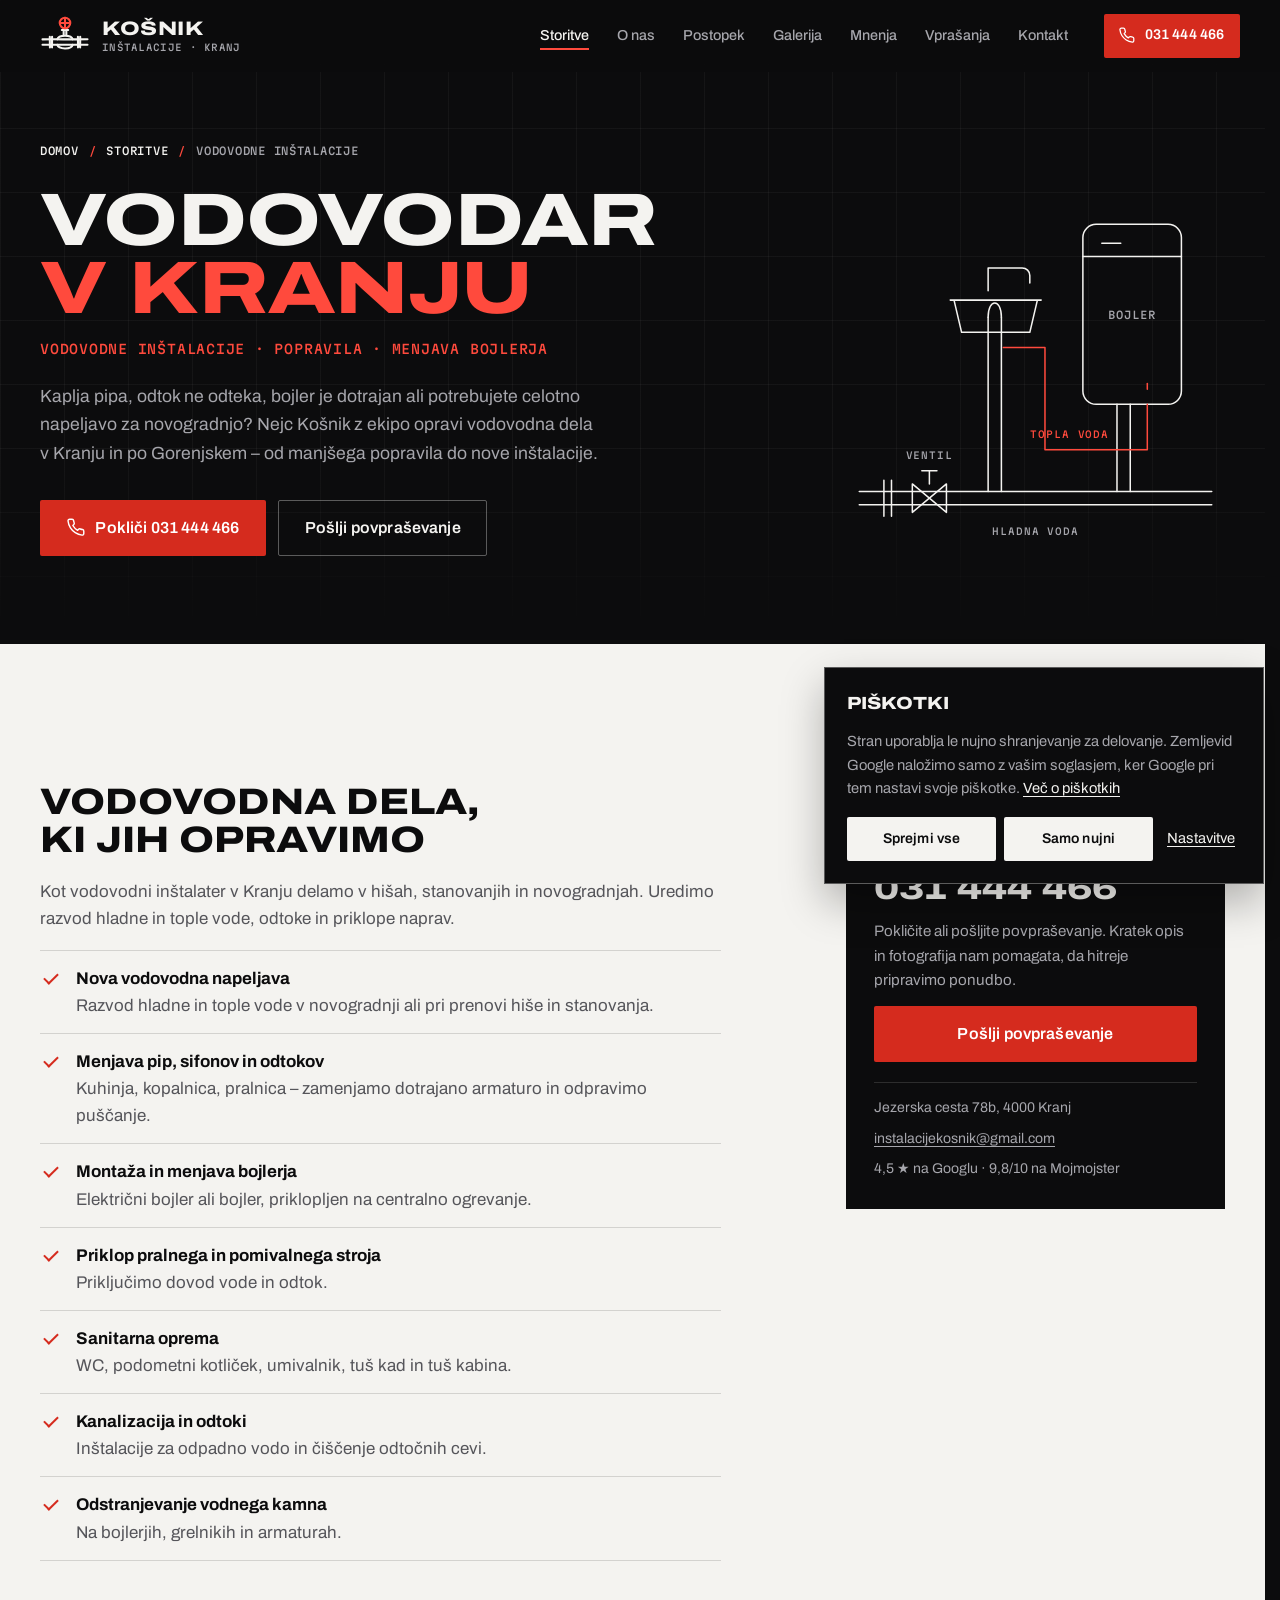
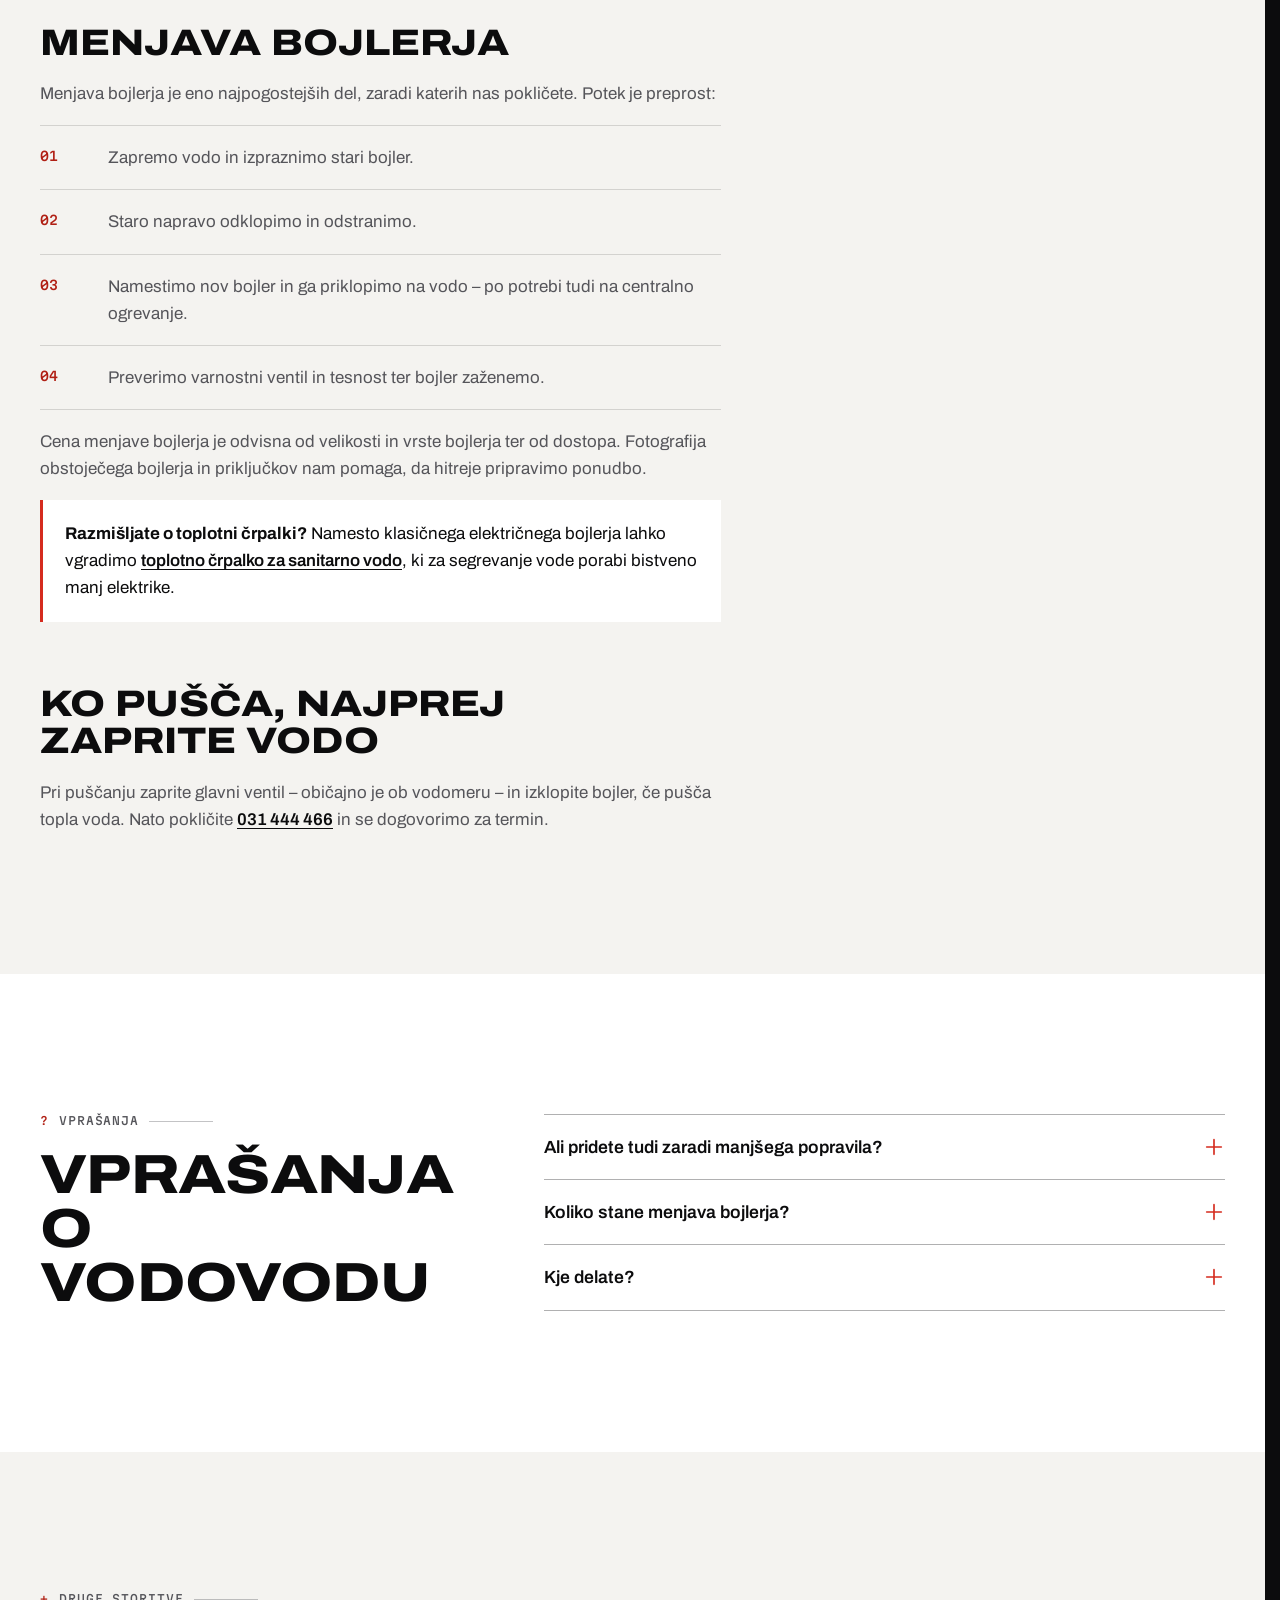
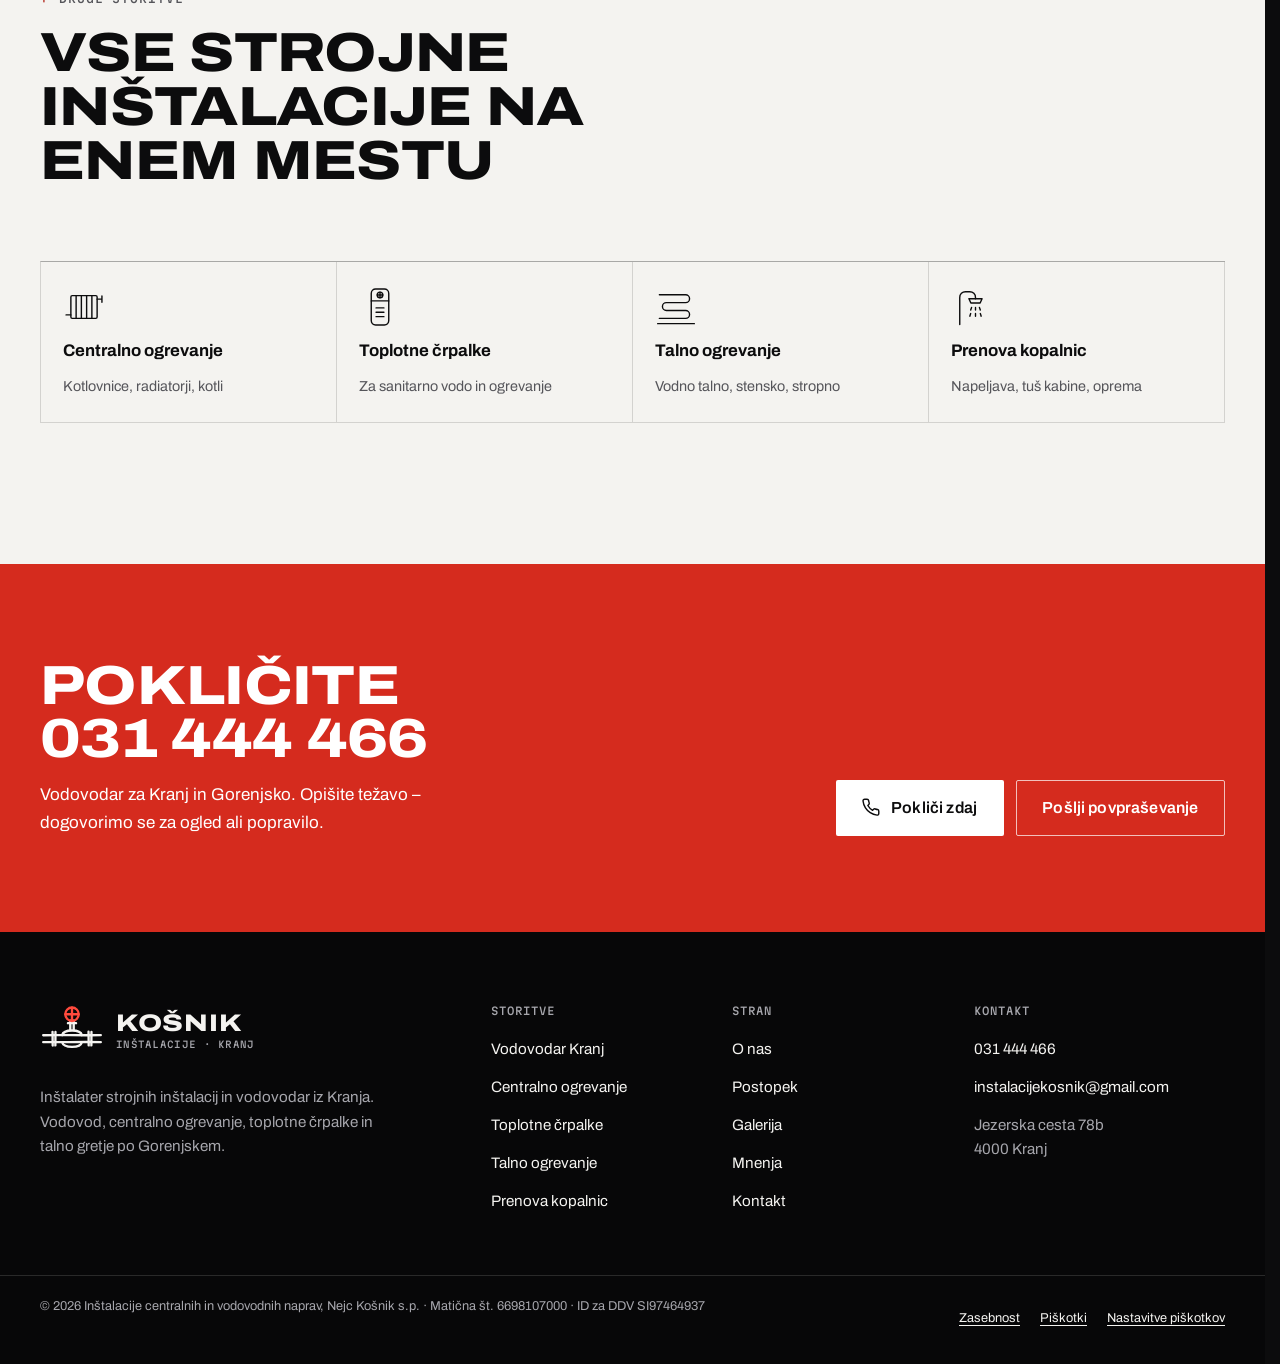
<file: vodovodne-instalacije-kranj.html>
<!DOCTYPE html>
<html lang="sl">
<head>
<meta charset="utf-8">
<meta name="viewport" content="width=device-width, initial-scale=1">
<script>
(function (d) {
  var h = d.documentElement, rm = false;
  h.classList.add('js');
  try { rm = matchMedia('(prefers-reduced-motion: reduce)').matches && !/[?&]gibanje=1/.test(location.search); } catch (e) {}
  if (rm) h.classList.add('rm');
})(document);
</script>

<title>Vodovodar Kranj – vodovodne inštalacije in popravila | Košnik</title>
<meta name="description" content="Vodovodar v Kranju: vodovodne inštalacije v novogradnji in prenovi, menjava pip, odtokov in bojlerja, priklop pralnega stroja. Pokličite 031 444 466.">
<link rel="canonical" href="https://instalacije-kosnik.vercel.app/vodovodne-instalacije-kranj.html">
<meta name="robots" content="index, follow, max-image-preview:large">
<meta name="theme-color" content="#0C0C0D">
<meta property="og:type" content="website">
<meta property="og:locale" content="sl_SI">
<meta property="og:site_name" content="Inštalacije Košnik">
<meta property="og:title" content="Vodovodar Kranj – vodovodne inštalacije in popravila | Košnik">
<meta property="og:description" content="Vodovodar v Kranju: vodovodne inštalacije v novogradnji in prenovi, menjava pip, odtokov in bojlerja, priklop pralnega stroja. Pokličite 031 444 466.">
<meta property="og:url" content="https://instalacije-kosnik.vercel.app/vodovodne-instalacije-kranj.html">
<meta property="og:image" content="https://instalacije-kosnik.vercel.app/assets/og-image.jpg">
<meta property="og:image:width" content="1200">
<meta property="og:image:height" content="630">
<meta name="twitter:card" content="summary_large_image">
<link rel="icon" href="favicon.svg" type="image/svg+xml">
<link rel="apple-touch-icon" href="assets/img/apple-touch-icon.png">
<link rel="preconnect" href="https://fonts.googleapis.com">
<link rel="preconnect" href="https://fonts.gstatic.com" crossorigin>
<link rel="stylesheet" href="https://fonts.googleapis.com/css2?family=Archivo:wdth,wght@100..125,400..800&family=Martian+Mono:wght@400;500&display=swap">
<link rel="stylesheet" href="assets/styles.css">
<script src="assets/main.js" defer></script>
<script type="application/ld+json">
{
  "@context": "https://schema.org",
  "@graph": [
    {
      "@type": "Service",
      "@id": "https://instalacije-kosnik.vercel.app/vodovodne-instalacije-kranj.html#storitev",
      "name": "Vodovodne inštalacije in popravila v Kranju",
      "serviceType": "Vodovodar",
      "description": "Vodovodar v Kranju: vodovodne inštalacije v novogradnji in prenovi, menjava pip, odtokov in bojlerja, priklop pralnega stroja. Pokličite 031 444 466.",
      "url": "https://instalacije-kosnik.vercel.app/vodovodne-instalacije-kranj.html",
      "provider": {
        "@type": [
          "Plumber",
          "HVACBusiness"
        ],
        "@id": "https://instalacije-kosnik.vercel.app/#podjetje",
        "name": "Inštalacije centralnih in vodovodnih naprav, Nejc Košnik s.p.",
        "telephone": "+386 31 444 466",
        "address": {
          "@type": "PostalAddress",
          "streetAddress": "Jezerska cesta 78b",
          "addressLocality": "Kranj",
          "postalCode": "4000",
          "addressCountry": "SI"
        }
      },
      "areaServed": [
        {
          "@type": "City",
          "name": "Kranj"
        },
        {
          "@type": "AdministrativeArea",
          "name": "Gorenjska"
        }
      ]
    },
    {
      "@type": "BreadcrumbList",
      "itemListElement": [
        {
          "@type": "ListItem",
          "position": 1,
          "name": "Domov",
          "item": "https://instalacije-kosnik.vercel.app/"
        },
        {
          "@type": "ListItem",
          "position": 2,
          "name": "Storitve",
          "item": "https://instalacije-kosnik.vercel.app/#storitve"
        },
        {
          "@type": "ListItem",
          "position": 3,
          "name": "Vodovodne inštalacije",
          "item": "https://instalacije-kosnik.vercel.app/vodovodne-instalacije-kranj.html"
        }
      ]
    },
    {
      "@type": "FAQPage",
      "mainEntity": [
        {
          "@type": "Question",
          "name": "Ali pridete tudi zaradi manjšega popravila?",
          "acceptedAnswer": {
            "@type": "Answer",
            "text": "Da. Tudi manjša vodovodna popravila, kot je menjava pipe, sifona ali ventila, so del naših storitev."
          }
        },
        {
          "@type": "Question",
          "name": "Koliko stane menjava bojlerja?",
          "acceptedAnswer": {
            "@type": "Answer",
            "text": "Odvisno od velikosti in vrste bojlerja ter od dostopa. Po opisu, fotografiji ali ogledu pripravimo ponudbo z materialom in delom."
          }
        },
        {
          "@type": "Question",
          "name": "Kje delate?",
          "acceptedAnswer": {
            "@type": "Answer",
            "text": "Sedež imamo na Jezerski cesti 78b v Kranju. Delamo v Kranju z okolico in po Gorenjskem."
          }
        }
      ]
    }
  ]
}
</script>
</head>
<body>
<a class="skip" href="#vsebina">Preskoči na vsebino</a>

<svg class="sprite" aria-hidden="true" focusable="false">
  <symbol id="nk-mark" viewBox="0 0 120 100">
    <path d="M6 58.6C30 57.9 88 59.1 114 58.3"/>
    <path d="M6 71.4C32 72 86 70.8 114 71.6"/>
    <path d="M23.5 52.2l.3 25.6M29 52.4l-.2 25.3M91 52.1l.3 25.6M96.5 52.4l-.2 25.3"/>
    <path d="M41.5 58.4C44.5 47 75.5 46.6 78.5 58.4M41.5 71.6C44.5 83 75.5 83.4 78.5 71.6"/>
    <path d="M56.8 48.6V31.4M63.2 48.6V31.4M52.4 36h15.2"/>
    <g style="stroke: var(--mark-accent, #D52B1E)">
      <path d="M47.4 19.2a12.6 12.6 0 1 0 25.2 0a12.6 12.6 0 1 0-25.2 0"/>
      <path d="M60 6.8v24.8M47.6 19.2h24.8"/>
    </g>
  </symbol>
  <symbol id="i-phone" viewBox="0 0 24 24"><path d="M21 16.4v3a2 2 0 0 1-2.2 2 19.6 19.6 0 0 1-8.5-3 19.3 19.3 0 0 1-6-6 19.6 19.6 0 0 1-3-8.6A2 2 0 0 1 3.3 1.6h3a2 2 0 0 1 2 1.7c.1 1 .4 1.9.7 2.8a2 2 0 0 1-.5 2.1L7.3 9.4a16 16 0 0 0 6 6l1.2-1.2a2 2 0 0 1 2.1-.5c.9.3 1.8.6 2.8.7a2 2 0 0 1 1.6 2z"/></symbol>
  <symbol id="i-mail" viewBox="0 0 24 24"><path d="M3 5.5h18v13H3z"/><path d="m3.5 6 8.5 7 8.5-7"/></symbol>
  <symbol id="i-pin" viewBox="0 0 24 24"><path d="M12 21.5s-7-6.2-7-11.7a7 7 0 0 1 14 0c0 5.5-7 11.7-7 11.7z"/><circle cx="12" cy="9.8" r="2.6"/></symbol>
  <symbol id="i-clock" viewBox="0 0 24 24"><circle cx="12" cy="12" r="9"/><path d="M12 7v5.2l3.4 2"/></symbol>
  <symbol id="i-doc" viewBox="0 0 24 24"><path d="M6 2.5h8.5L19 7v14.5H6z"/><path d="M14 2.5V7h5M9 12h7M9 16h7"/></symbol>
  <symbol id="i-arrow" viewBox="0 0 24 24"><path d="M4 12h15M13 6l6 6-6 6"/></symbol>
  <symbol id="i-out" viewBox="0 0 24 24"><path d="M7 17 17 7M8.5 7H17v8.5"/></symbol>
  <symbol id="i-plus" viewBox="0 0 24 24"><path d="M12 4v16M4 12h16"/></symbol>
  <symbol id="i-close" viewBox="0 0 24 24"><path d="M5.5 5.5l13 13M18.5 5.5l-13 13"/></symbol>
  <symbol id="i-left" viewBox="0 0 24 24"><path d="M15 5l-7 7 7 7"/></symbol>
  <symbol id="i-right" viewBox="0 0 24 24"><path d="M9 5l7 7-7 7"/></symbol>
  <symbol id="i-star" viewBox="0 0 24 24"><path d="m12 2.8 2.8 5.8 6.3.9-4.6 4.4 1.1 6.3L12 17.2l-5.6 3 1.1-6.3L2.9 9.5l6.3-.9z"/></symbol>
  <!-- ikone storitev -->
  <symbol id="s-voda" viewBox="0 0 48 48"><path d="M5 13v12"/><path d="M5 16.5h17a7.5 7.5 0 0 1 7.5 7.5v3.5"/><path d="M5 22h15a3.5 3.5 0 0 1 3.5 3.5v2"/><path d="M22 27.5h9.5"/><path d="M13 16.5v-6M8 10.5h10"/><path d="M26.8 33.5c-1.7 2.4-2.6 4-2.6 5.1a2.6 2.6 0 0 0 5.2 0c0-1.1-.9-2.7-2.6-5.1z"/></symbol>
  <symbol id="s-radiator" viewBox="0 0 48 48"><rect x="9" y="11" width="30" height="26" rx="1.5"/><path d="M15 11v26M21 11v26M27 11v26M33 11v26"/><path d="M3.5 33H9M39 15h5.5M44.5 11.5v7"/></symbol>
  <symbol id="s-crpalka" viewBox="0 0 48 48"><rect x="14" y="3.5" width="20" height="41" rx="5"/><path d="M14 17h20"/><circle cx="24" cy="10.2" r="3.2"/><path d="M24 7v6.4M20.8 10.2h6.4"/><path d="M19.5 25h9M19.5 30h9M19.5 35h9"/></symbol>
  <symbol id="s-talno" viewBox="0 0 48 48"><path d="M5 10h30a4.5 4.5 0 0 1 0 9H13a4.5 4.5 0 0 0 0 9h22a4.5 4.5 0 0 1 0 9H5"/><path d="M3 43h42"/></symbol>
  <symbol id="s-kopalnica" viewBox="0 0 48 48"><path d="M10 44V13a6.5 6.5 0 0 1 6.5-6.5h5A6.5 6.5 0 0 1 28 13v1.5"/><path d="M20.5 14.5h15l-2.2 5H22.7z"/><path d="M23.5 24.5l-1 3M28 24.5v3M32.5 24.5l1 3M22.5 31.5l-1 3M28 31.5v3M33.5 31.5l1 3"/></symbol>
  <symbol id="s-plamen" viewBox="0 0 48 48"><rect x="10" y="3.5" width="28" height="34" rx="1.5"/><path d="M24 31c-4.1 0-6.3-2.7-6.3-5.8 0-3.6 3.1-5.3 3.8-8.8 2.7 1.7 3.2 4 2.9 5.7 1.1-.6 1.9-1.9 2.1-3.1 1.9 1.7 3.8 3.8 3.8 6.2 0 3.1-2.5 5.8-6.3 5.8z"/><path d="M17 37.5v7M24 37.5v7M31 37.5v7"/></symbol>
</svg>

<div class="progress" aria-hidden="true"><i id="progress"></i></div>

<header class="hdr" id="hdr">
  <div class="wrap hdr__in">
    <a class="brand" href="index.html">
      <svg class="brand__mark" viewBox="0 0 120 100" aria-hidden="true"><use href="#nk-mark"/></svg>
      <span class="brand__txt"><b>Košnik</b><small>Inštalacije · Kranj</small></span>
    </a>
    <nav class="nav" aria-label="Glavna navigacija">
      <ul>
        <li><a href="index.html#storitve" class="is-active">Storitve</a></li>
        <li><a href="index.html#o-nas">O nas</a></li>
        <li><a href="index.html#postopek">Postopek</a></li>
        <li><a href="index.html#galerija">Galerija</a></li>
        <li><a href="index.html#mnenja">Mnenja</a></li>
        <li><a href="index.html#vprasanja">Vprašanja</a></li>
        <li><a href="index.html#kontakt">Kontakt</a></li>
      </ul>
    </nav>
    <a class="btn btn--red btn--sm hdr__tel" href="tel:+38631444466" aria-label="Pokliči 031 444 466">
      <svg class="ico" aria-hidden="true"><use href="#i-phone"/></svg><span>031&nbsp;444&nbsp;466</span>
    </a>
    <button class="burger" type="button" aria-label="Odpri meni" aria-expanded="false" aria-controls="mnav"><span></span><span></span></button>
  </div>
</header>

<div class="mnav" id="mnav" inert>
  <nav aria-label="Mobilna navigacija">
    <ul>
      <li style="--i:0"><a href="index.html#storitve"><span>01</span>Storitve</a></li>
      <li style="--i:1"><a href="index.html#o-nas"><span>02</span>O nas</a></li>
      <li style="--i:2"><a href="index.html#postopek"><span>03</span>Postopek</a></li>
      <li style="--i:3"><a href="index.html#galerija"><span>04</span>Galerija</a></li>
      <li style="--i:4"><a href="index.html#mnenja"><span>05</span>Mnenja</a></li>
      <li style="--i:5"><a href="index.html#vprasanja"><span>06</span>Vprašanja</a></li>
      <li style="--i:6"><a href="index.html#kontakt"><span>07</span>Kontakt</a></li>
    </ul>
  </nav>
  <div class="mnav__foot">
    <a class="btn btn--red btn--lg" href="tel:+38631444466"><svg class="ico" aria-hidden="true"><use href="#i-phone"/></svg>031&nbsp;444&nbsp;466</a>
    <a href="mailto:instalacijekosnik@gmail.com">instalacijekosnik@gmail.com</a>
    <span>Jezerska cesta 78b, 4000 Kranj</span>
  </div>
</div>

<main id="vsebina">

<section class="phero" aria-labelledby="ph-h">
  <div class="gridbg" aria-hidden="true"></div>
  <div class="wrap phero__in">
    <div class="phero__copy">
      <ol class="crumbs" data-hero style="--i:0">
        <li><a href="index.html">Domov</a></li>
        <li><a href="index.html#storitve">Storitve</a></li>
        <li><span aria-current="page">Vodovodne inštalacije</span></li>
      </ol>
      <h1 class="phero__h" id="ph-h">
        <span class="ln"><span style="--i:0">Vodovodar</span></span>
        <span class="ln"><span style="--i:1" class="red">v Kranju</span></span>
      </h1>
      <p class="phero__sub" data-hero style="--i:3">Vodovodne inštalacije · popravila · menjava bojlerja</p>
      <p class="phero__lead" data-hero style="--i:4">Kaplja pipa, odtok ne odteka, bojler je dotrajan ali potrebujete celotno napeljavo za novogradnjo? Nejc Košnik z ekipo opravi vodovodna dela v Kranju in po Gorenjskem – od manjšega popravila do nove inštalacije.</p>
      <div class="phero__cta" data-hero style="--i:5">
        <a class="btn btn--red btn--lg" href="tel:+38631444466"><svg class="ico" aria-hidden="true"><use href="#i-phone"/></svg>Pokliči 031&nbsp;444&nbsp;466</a>
        <a class="btn btn--line-inv btn--lg" href="index.html#kontakt">Pošlji povpraševanje</a>
      </div>
    </div>
    <figure class="phero__art" data-hero style="--i:6" aria-hidden="true">
      <svg viewBox="0 0 400 420">
        <path d="M14 352H386" />
        <path d="M14 366H386" />
        <path d="M40 340v38M48 340v38" />
        <path d="M70 344l18 15-18 15zM106 344l-18 15 18 15z" />
        <path d="M88 344v-14M80 330h16" />
        <path d="M150 352V168M164 352V168" />
        <path d="M150 168c0-20 14-20 14 0" />
        <path d="M110 150h96M114 150l8 34h72l8-34" />
        <path d="M150 140v-24h36a8 8 0 0 1 8 8v8" />
        <rect x="250" y="70" width="104" height="190" rx="14" />
        <path d="M250 104h104M270 90h20" />
        <path d="M286 352V260M300 352V260" />
        <path class="acc-stroke" d="M318 260v48H210V200h-44" />
        <path class="acc-stroke" d="M318 244v-6" />
        <text x="302" y="170" text-anchor="middle" fill="currentColor" stroke="none" style="font: 500 11px var(--f-mono); letter-spacing: .1em; fill: var(--text-inv-2)">BOJLER</text>
        <text x="200" y="398" text-anchor="middle" stroke="none" style="font: 500 10px var(--f-mono); letter-spacing: .1em; fill: var(--text-inv-2)">HLADNA VODA</text>
        <text x="236" y="296" text-anchor="middle" stroke="none" style="font: 500 10px var(--f-mono); letter-spacing: .1em; fill: var(--red-hi)">TOPLA VODA</text>
        <text x="88" y="318" text-anchor="middle" stroke="none" style="font: 500 10px var(--f-mono); letter-spacing: .1em; fill: var(--text-inv-2)">VENTIL</text>
      </svg>
    </figure>
  </div>
</section>

<section class="sec sec--paper">
  <div class="wrap layout">
    <article class="prose">
      <h2 data-reveal="words">Vodovodna dela, ki jih opravimo</h2>
      <p data-reveal>Kot vodovodni inštalater v Kranju delamo v hišah, stanovanjih in novogradnjah. Uredimo razvod hladne in tople vode, odtoke in priklope naprav.</p>
      <ul class="checks">
        <li data-reveal style="--i:0"><strong>Nova vodovodna napeljava</strong>Razvod hladne in tople vode v novogradnji ali pri prenovi hiše in stanovanja.</li>
        <li data-reveal style="--i:1"><strong>Menjava pip, sifonov in odtokov</strong>Kuhinja, kopalnica, pralnica – zamenjamo dotrajano armaturo in odpravimo puščanje.</li>
        <li data-reveal style="--i:2"><strong>Montaža in menjava bojlerja</strong>Električni bojler ali bojler, priklopljen na centralno ogrevanje.</li>
        <li data-reveal style="--i:3"><strong>Priklop pralnega in pomivalnega stroja</strong>Priključimo dovod vode in odtok.</li>
        <li data-reveal style="--i:0"><strong>Sanitarna oprema</strong>WC, podometni kotliček, umivalnik, tuš kad in tuš kabina.</li>
        <li data-reveal style="--i:1"><strong>Kanalizacija in odtoki</strong>Inštalacije za odpadno vodo in čiščenje odtočnih cevi.</li>
        <li data-reveal style="--i:2"><strong>Odstranjevanje vodnega kamna</strong>Na bojlerjih, grelnikih in armaturah.</li>
      </ul>
      <h2 id="bojler" data-reveal="words">Menjava bojlerja</h2>
      <p data-reveal>Menjava bojlerja je eno najpogostejših del, zaradi katerih nas pokličete. Potek je preprost:</p>
      <ol class="steps">
        <li data-reveal style="--i:0"><span>Zapremo vodo in izpraznimo stari bojler.</span></li>
        <li data-reveal style="--i:1"><span>Staro napravo odklopimo in odstranimo.</span></li>
        <li data-reveal style="--i:2"><span>Namestimo nov bojler in ga priklopimo na vodo – po potrebi tudi na centralno ogrevanje.</span></li>
        <li data-reveal style="--i:3"><span>Preverimo varnostni ventil in tesnost ter bojler zaženemo.</span></li>
      </ol>
      <p data-reveal>Cena menjave bojlerja je odvisna od velikosti in vrste bojlerja ter od dostopa. Fotografija obstoječega bojlerja in priključkov nam pomaga, da hitreje pripravimo ponudbo.</p>
      <div class="note" data-reveal><p><strong>Razmišljate o toplotni črpalki?</strong> Namesto klasičnega električnega bojlerja lahko vgradimo <a href="toplotne-crpalke-kranj.html">toplotno črpalko za sanitarno vodo</a>, ki za segrevanje vode porabi bistveno manj elektrike.</p></div>
      <h2 data-reveal="words">Ko pušča, najprej zaprite vodo</h2>
      <p data-reveal>Pri puščanju zaprite glavni ventil – običajno je ob vodomeru – in izklopite bojler, če pušča topla voda. Nato pokličite <a href="tel:+38631444466">031&nbsp;444&nbsp;466</a> in se dogovorimo za termin.</p>
    </article>
    <aside class="aside" aria-label="Kontakt">
      <div class="aside__card" data-reveal>
        <p class="label label--inv">Kontakt · Kranj</p>
        <p class="h3">Potrebujete vodovodarja?</p>
        <a class="aside__tel" href="tel:+38631444466">031&nbsp;444&nbsp;466</a>
        <p>Pokličite ali pošljite povpraševanje. Kratek opis in fotografija nam pomagata, da hitreje pripravimo ponudbo.</p>
        <a class="btn btn--red btn--lg" href="index.html#kontakt">Pošlji povpraševanje</a>
        <ul>
          <li>Jezerska cesta 78b, 4000 Kranj</li>
          <li><a href="mailto:instalacijekosnik@gmail.com">instalacijekosnik@gmail.com</a></li>
          <li>4,5 ★ na Googlu · 9,8/10 na Mojmojster</li>
        </ul>
      </div>
    </aside>
  </div>
</section>

<section class="sec sec--white faq" aria-labelledby="pf-h">
  <div class="wrap faq__in">
    <header class="head head--side">
      <p class="label" data-reveal><span class="num">?</span>Vprašanja</p>
      <h2 class="h2" id="pf-h" data-reveal="words">Vprašanja o vodovodu</h2>
    </header>
    <div class="acc">
      <details data-reveal style="--i:0">
        <summary><span>Ali pridete tudi zaradi manjšega popravila?</span><svg class="ico" aria-hidden="true"><use href="#i-plus"/></svg></summary>
        <div class="acc__body"><p>Da. Tudi manjša vodovodna popravila, kot je menjava pipe, sifona ali ventila, so del naših storitev.</p></div>
      </details>
      <details data-reveal style="--i:1">
        <summary><span>Koliko stane menjava bojlerja?</span><svg class="ico" aria-hidden="true"><use href="#i-plus"/></svg></summary>
        <div class="acc__body"><p>Odvisno od velikosti in vrste bojlerja ter od dostopa. Po opisu, fotografiji ali ogledu pripravimo ponudbo z materialom in delom.</p></div>
      </details>
      <details data-reveal style="--i:2">
        <summary><span>Kje delate?</span><svg class="ico" aria-hidden="true"><use href="#i-plus"/></svg></summary>
        <div class="acc__body"><p>Sedež imamo na Jezerski cesti 78b v Kranju. Delamo v Kranju z okolico in po Gorenjskem.</p></div>
      </details>
    </div>
  </div>
</section>

<section class="sec sec--paper" aria-labelledby="rs-h">
  <div class="wrap">
    <header class="head">
      <p class="label" data-reveal><span class="num">+</span>Druge storitve</p>
      <h2 class="h2" id="rs-h" data-reveal="words">Vse strojne inštalacije na enem mestu</h2>
    </header>
    <ul class="related" role="list">
      <li data-reveal style="--i:0"><a href="centralno-ogrevanje-kranj.html"><svg class="svc__ico" aria-hidden="true"><use href="#s-radiator"/></svg><b>Centralno ogrevanje</b><span>Kotlovnice, radiatorji, kotli</span></a></li>
      <li data-reveal style="--i:1"><a href="toplotne-crpalke-kranj.html"><svg class="svc__ico" aria-hidden="true"><use href="#s-crpalka"/></svg><b>Toplotne črpalke</b><span>Za sanitarno vodo in ogrevanje</span></a></li>
      <li data-reveal style="--i:2"><a href="talno-ogrevanje-kranj.html"><svg class="svc__ico" aria-hidden="true"><use href="#s-talno"/></svg><b>Talno ogrevanje</b><span>Vodno talno, stensko, stropno</span></a></li>
      <li data-reveal style="--i:3"><a href="adaptacija-kopalnic-kranj.html"><svg class="svc__ico" aria-hidden="true"><use href="#s-kopalnica"/></svg><b>Prenova kopalnic</b><span>Napeljava, tuš kabine, oprema</span></a></li>
    </ul>
  </div>
</section>

<section class="cta-band" aria-labelledby="cta-h">
  <div class="wrap cta-band__in">
    <div>
      <h2 class="h2" id="cta-h" data-reveal="words">Pokličite 031 444 466</h2>
      <p data-reveal style="--i:1">Vodovodar za Kranj in Gorenjsko. Opišite težavo – dogovorimo se za ogled ali popravilo.</p>
    </div>
    <div class="cta-band__btns" data-reveal style="--i:2">
      <a class="btn btn--white btn--lg" href="tel:+38631444466"><svg class="ico" aria-hidden="true"><use href="#i-phone"/></svg>Pokliči zdaj</a>
      <a class="btn btn--line-white btn--lg" href="index.html#kontakt">Pošlji povpraševanje</a>
    </div>
  </div>
</section>

</main>

<footer class="ftr">
  <div class="wrap ftr__in">
    <div class="ftr__brand">
      <a class="brand brand--lg" href="index.html">
        <svg class="brand__mark" viewBox="0 0 120 100" aria-hidden="true"><use href="#nk-mark"/></svg>
        <span class="brand__txt"><b>Košnik</b><small>Inštalacije · Kranj</small></span>
      </a>
      <p>Inštalater strojnih inštalacij in vodovodar iz Kranja. Vodovod, centralno ogrevanje, toplotne črpalke in talno gretje po Gorenjskem.</p>
    </div>
    <nav class="ftr__col" aria-label="Storitve">
      <p class="ftr__h">Storitve</p>
      <ul>
        <li><a href="vodovodne-instalacije-kranj.html">Vodovodar Kranj</a></li>
        <li><a href="centralno-ogrevanje-kranj.html">Centralno ogrevanje</a></li>
        <li><a href="toplotne-crpalke-kranj.html">Toplotne črpalke</a></li>
        <li><a href="talno-ogrevanje-kranj.html">Talno ogrevanje</a></li>
        <li><a href="adaptacija-kopalnic-kranj.html">Prenova kopalnic</a></li>
      </ul>
    </nav>
    <nav class="ftr__col" aria-label="Stran">
      <p class="ftr__h">Stran</p>
      <ul>
        <li><a href="index.html#o-nas">O nas</a></li>
        <li><a href="index.html#postopek">Postopek</a></li>
        <li><a href="index.html#galerija">Galerija</a></li>
        <li><a href="index.html#mnenja">Mnenja</a></li>
        <li><a href="index.html#kontakt">Kontakt</a></li>
      </ul>
    </nav>
    <div class="ftr__col">
      <p class="ftr__h">Kontakt</p>
      <ul>
        <li><a href="tel:+38631444466">031&nbsp;444&nbsp;466</a></li>
        <li><a href="mailto:instalacijekosnik@gmail.com">instalacijekosnik@gmail.com</a></li>
        <li>Jezerska cesta 78b<br>4000 Kranj</li>
      </ul>
    </div>
  </div>
  <div class="wrap ftr__legal">
    <p>© <span data-year>2026</span> Inštalacije centralnih in vodovodnih naprav, Nejc Košnik s.p. · Matična št. 6698107000 · ID za DDV SI97464937</p>
    <p><a href="zasebnost.html">Zasebnost</a><a href="zasebnost.html#piskotki">Piškotki</a><button type="button" class="linkbtn" data-ck-open>Nastavitve piškotkov</button></p>
  </div>
</footer>

<div class="mbar" id="mbar">
  <a class="btn btn--red" href="tel:+38631444466"><svg class="ico" aria-hidden="true"><use href="#i-phone"/></svg>Pokliči</a>
  <a class="btn btn--light" href="index.html#kontakt">Povpraševanje</a>
</div>

<div class="ck" id="ck" role="region" aria-label="Obvestilo o piškotkih" hidden>
  <p class="ck__h">Piškotki</p>
  <p>Stran uporablja le nujno shranjevanje za delovanje. Zemljevid Google naložimo samo z vašim soglasjem, ker Google pri tem nastavi svoje piškotke. <a href="zasebnost.html#piskotki">Več o piškotkih</a></p>
  <div class="ck__btns">
    <button class="btn btn--light btn--sm" type="button" data-ck="all">Sprejmi vse</button>
    <button class="btn btn--light btn--sm" type="button" data-ck="none">Samo nujni</button>
    <button class="linkbtn" type="button" data-ck-open>Nastavitve</button>
  </div>
</div>
<dialog class="ckd" id="ckd" aria-labelledby="ckd-h">
  <form method="dialog" class="ckd__in">
    <h2 id="ckd-h" class="h3">Nastavitve piškotkov</h2>
    <label class="sw">
      <input type="checkbox" checked disabled>
      <span class="sw__ui" aria-hidden="true"></span>
      <span class="sw__txt"><b>Nujni</b>Shranijo vašo izbiro glede piškotkov in to, da ste uvodno animacijo že videli. Brez njih stran ne deluje pravilno.</span>
    </label>
    <label class="sw">
      <input type="checkbox" id="ck-ext">
      <span class="sw__ui" aria-hidden="true"></span>
      <span class="sw__txt"><b>Zunanje vsebine</b>Zemljevid Google Maps. Ob nalaganju Google nastavi svoje piškotke in prejme vaš naslov IP.</span>
    </label>
    <div class="ckd__btns">
      <button class="btn btn--ink" type="submit" value="save">Shrani izbiro</button>
      <button class="btn btn--line" type="submit" value="all">Sprejmi vse</button>
    </div>
  </form>
</dialog>

</body>
</html>
</file>
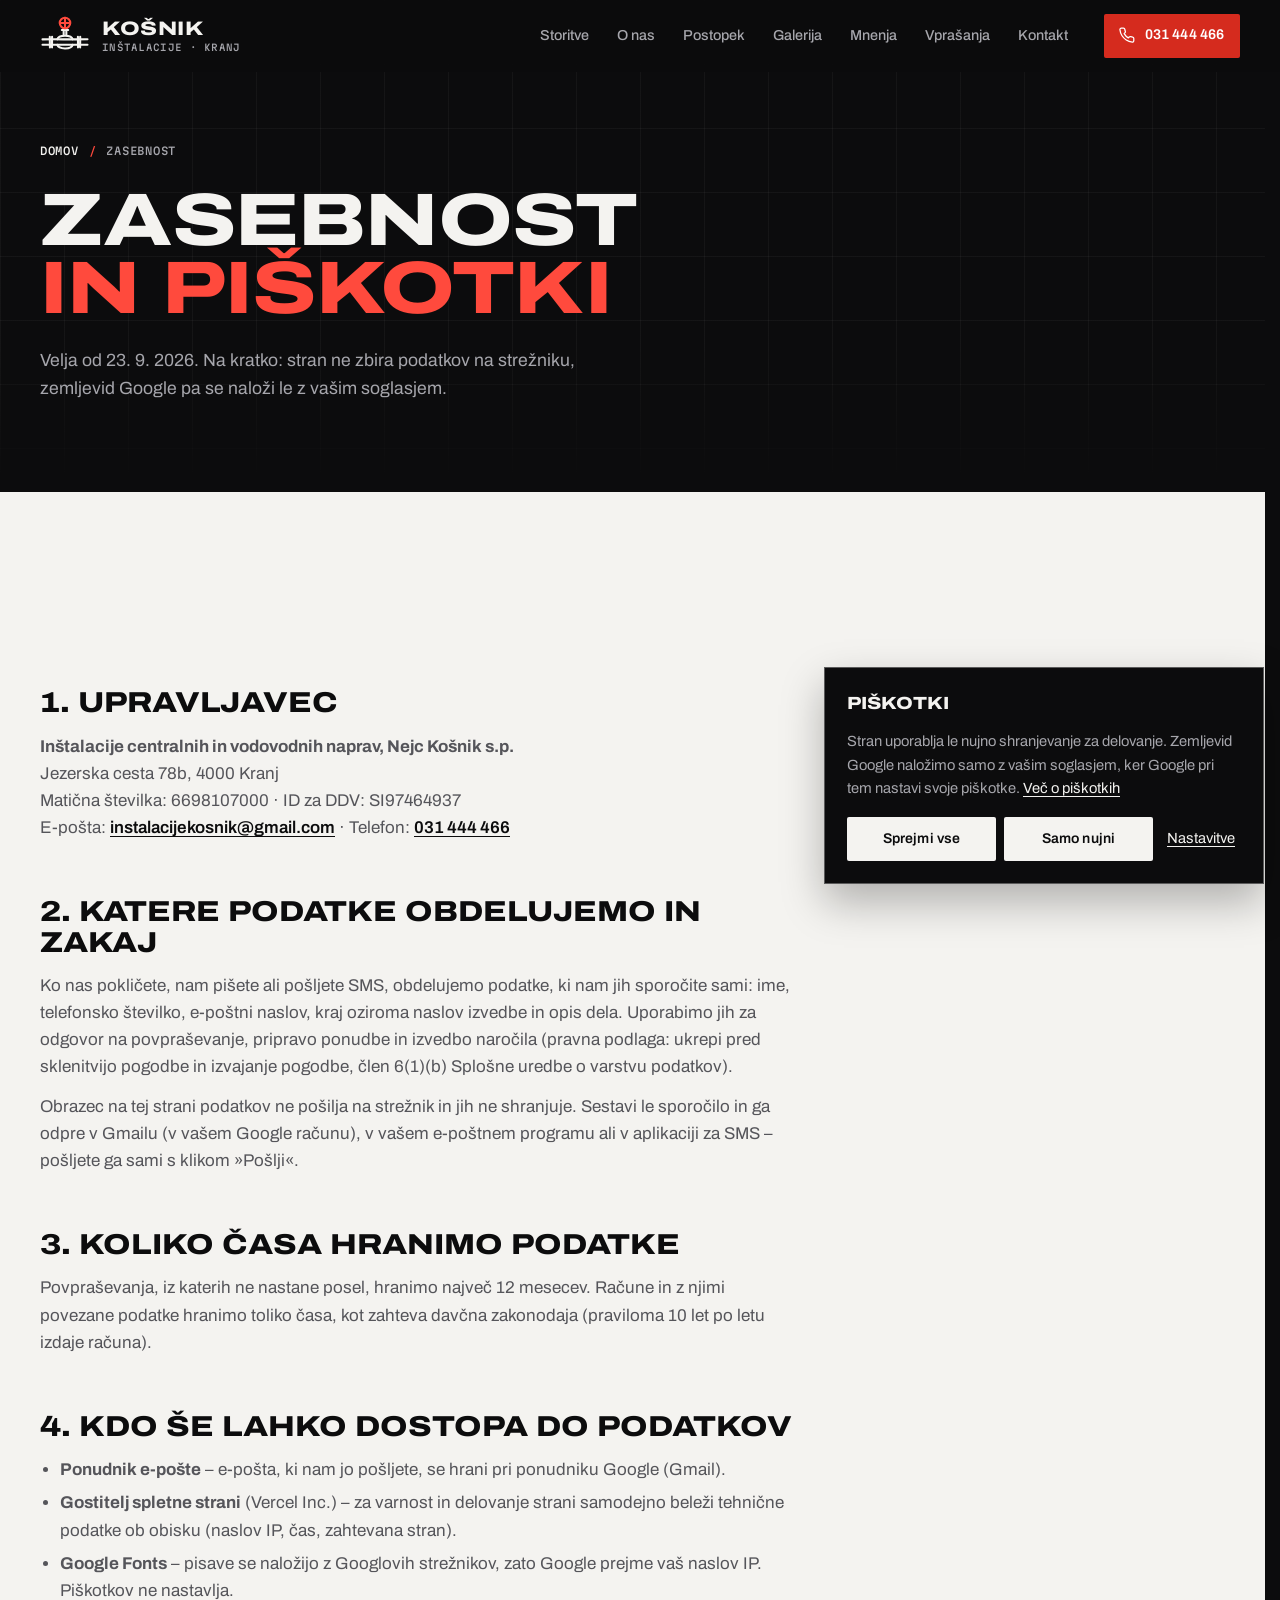
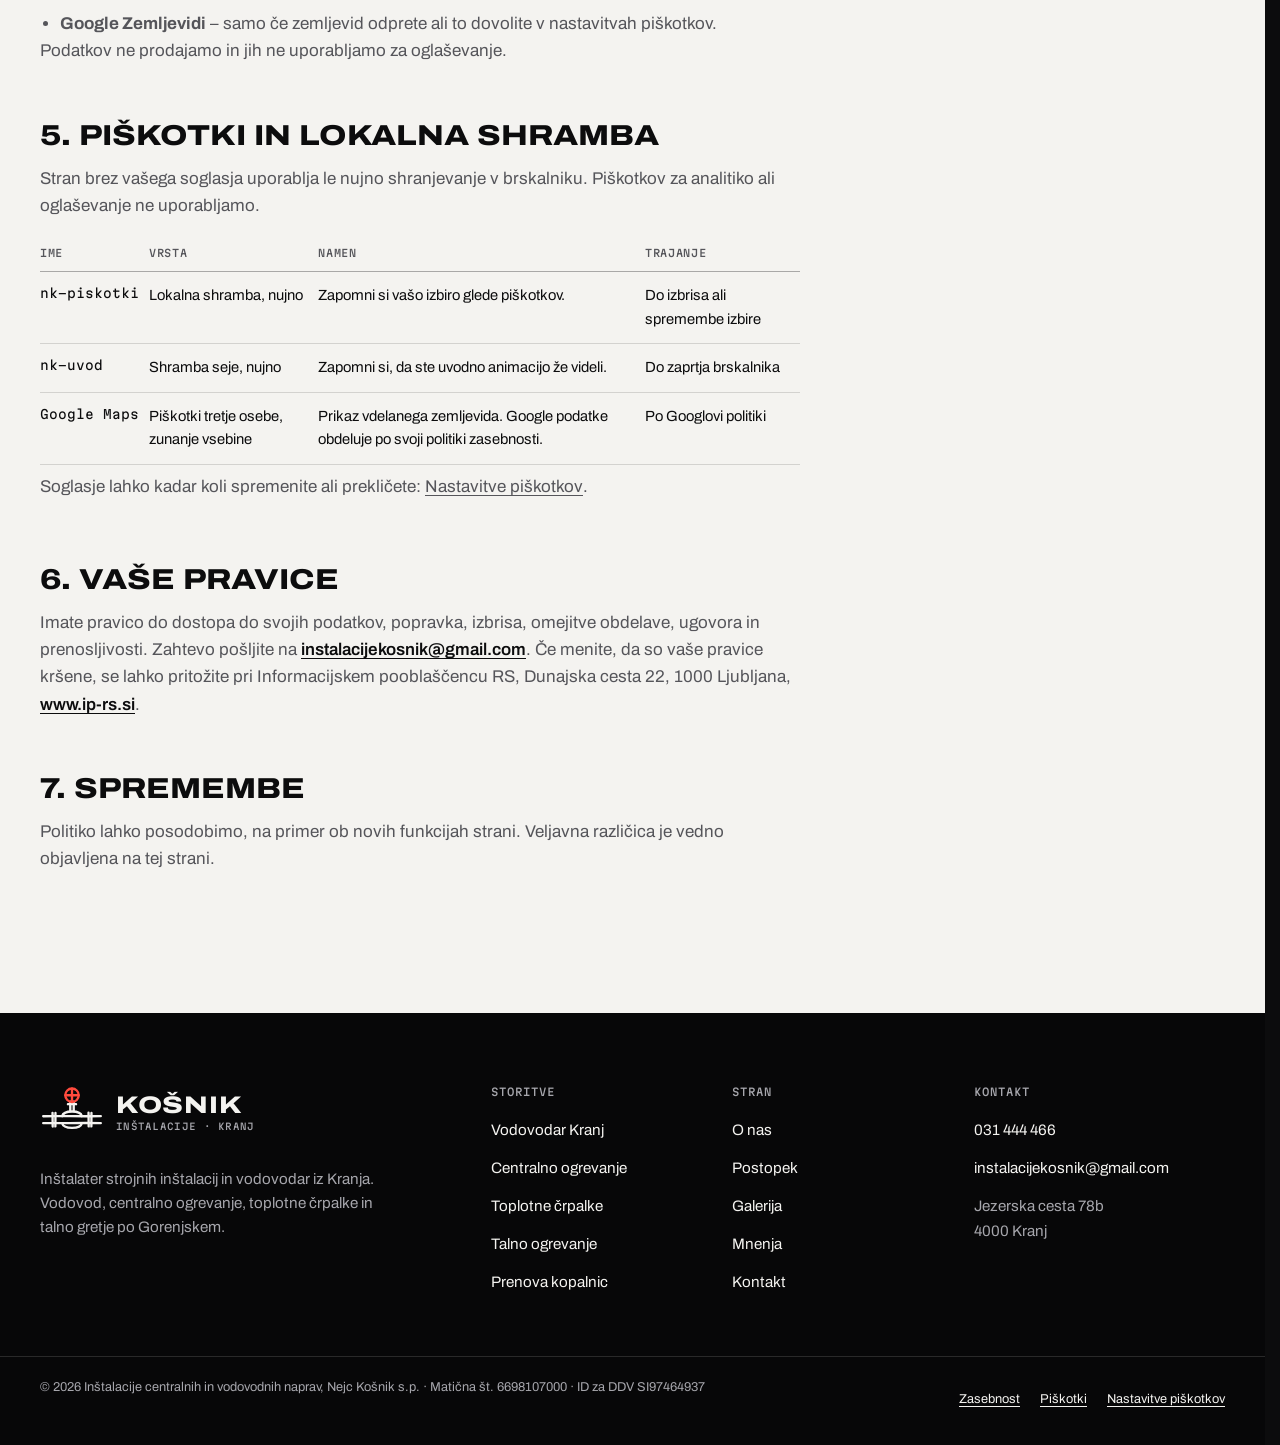
<file: zasebnost.html>
<!DOCTYPE html>
<html lang="sl">
<head>
<meta charset="utf-8">
<meta name="viewport" content="width=device-width, initial-scale=1">
<script>
(function (d) {
  var h = d.documentElement, rm = false;
  h.classList.add('js');
  try { rm = matchMedia('(prefers-reduced-motion: reduce)').matches && !/[?&]gibanje=1/.test(location.search); } catch (e) {}
  if (rm) h.classList.add('rm');
})(document);
</script>

<title>Politika zasebnosti in piškotkov | Inštalacije Košnik</title>
<meta name="description" content="Kako Inštalacije centralnih in vodovodnih naprav, Nejc Košnik s.p. obdeluje osebne podatke in katere piškotke uporablja spletna stran.">
<link rel="canonical" href="https://instalacije-kosnik.vercel.app/zasebnost.html">
<meta name="robots" content="index, follow">
<meta name="theme-color" content="#0C0C0D">
<meta property="og:type" content="website">
<meta property="og:locale" content="sl_SI">
<meta property="og:site_name" content="Inštalacije Košnik">
<meta property="og:title" content="Politika zasebnosti in piškotkov | Inštalacije Košnik">
<meta property="og:description" content="Kako Inštalacije centralnih in vodovodnih naprav, Nejc Košnik s.p. obdeluje osebne podatke in katere piškotke uporablja spletna stran.">
<meta property="og:url" content="https://instalacije-kosnik.vercel.app/zasebnost.html">
<meta property="og:image" content="https://instalacije-kosnik.vercel.app/assets/og-image.jpg">
<meta property="og:image:width" content="1200">
<meta property="og:image:height" content="630">
<meta name="twitter:card" content="summary_large_image">
<link rel="icon" href="favicon.svg" type="image/svg+xml">
<link rel="apple-touch-icon" href="assets/img/apple-touch-icon.png">
<link rel="preconnect" href="https://fonts.googleapis.com">
<link rel="preconnect" href="https://fonts.gstatic.com" crossorigin>
<link rel="stylesheet" href="https://fonts.googleapis.com/css2?family=Archivo:wdth,wght@100..125,400..800&family=Martian+Mono:wght@400;500&display=swap">
<link rel="stylesheet" href="assets/styles.css">
<script src="assets/main.js" defer></script>
</head>
<body>
<a class="skip" href="#vsebina">Preskoči na vsebino</a>

<svg class="sprite" aria-hidden="true" focusable="false">
  <symbol id="nk-mark" viewBox="0 0 120 100">
    <path d="M6 58.6C30 57.9 88 59.1 114 58.3"/>
    <path d="M6 71.4C32 72 86 70.8 114 71.6"/>
    <path d="M23.5 52.2l.3 25.6M29 52.4l-.2 25.3M91 52.1l.3 25.6M96.5 52.4l-.2 25.3"/>
    <path d="M41.5 58.4C44.5 47 75.5 46.6 78.5 58.4M41.5 71.6C44.5 83 75.5 83.4 78.5 71.6"/>
    <path d="M56.8 48.6V31.4M63.2 48.6V31.4M52.4 36h15.2"/>
    <g style="stroke: var(--mark-accent, #D52B1E)">
      <path d="M47.4 19.2a12.6 12.6 0 1 0 25.2 0a12.6 12.6 0 1 0-25.2 0"/>
      <path d="M60 6.8v24.8M47.6 19.2h24.8"/>
    </g>
  </symbol>
  <symbol id="i-phone" viewBox="0 0 24 24"><path d="M21 16.4v3a2 2 0 0 1-2.2 2 19.6 19.6 0 0 1-8.5-3 19.3 19.3 0 0 1-6-6 19.6 19.6 0 0 1-3-8.6A2 2 0 0 1 3.3 1.6h3a2 2 0 0 1 2 1.7c.1 1 .4 1.9.7 2.8a2 2 0 0 1-.5 2.1L7.3 9.4a16 16 0 0 0 6 6l1.2-1.2a2 2 0 0 1 2.1-.5c.9.3 1.8.6 2.8.7a2 2 0 0 1 1.6 2z"/></symbol>
  <symbol id="i-mail" viewBox="0 0 24 24"><path d="M3 5.5h18v13H3z"/><path d="m3.5 6 8.5 7 8.5-7"/></symbol>
  <symbol id="i-pin" viewBox="0 0 24 24"><path d="M12 21.5s-7-6.2-7-11.7a7 7 0 0 1 14 0c0 5.5-7 11.7-7 11.7z"/><circle cx="12" cy="9.8" r="2.6"/></symbol>
  <symbol id="i-clock" viewBox="0 0 24 24"><circle cx="12" cy="12" r="9"/><path d="M12 7v5.2l3.4 2"/></symbol>
  <symbol id="i-doc" viewBox="0 0 24 24"><path d="M6 2.5h8.5L19 7v14.5H6z"/><path d="M14 2.5V7h5M9 12h7M9 16h7"/></symbol>
  <symbol id="i-arrow" viewBox="0 0 24 24"><path d="M4 12h15M13 6l6 6-6 6"/></symbol>
  <symbol id="i-out" viewBox="0 0 24 24"><path d="M7 17 17 7M8.5 7H17v8.5"/></symbol>
  <symbol id="i-plus" viewBox="0 0 24 24"><path d="M12 4v16M4 12h16"/></symbol>
  <symbol id="i-close" viewBox="0 0 24 24"><path d="M5.5 5.5l13 13M18.5 5.5l-13 13"/></symbol>
  <symbol id="i-left" viewBox="0 0 24 24"><path d="M15 5l-7 7 7 7"/></symbol>
  <symbol id="i-right" viewBox="0 0 24 24"><path d="M9 5l7 7-7 7"/></symbol>
  <symbol id="i-star" viewBox="0 0 24 24"><path d="m12 2.8 2.8 5.8 6.3.9-4.6 4.4 1.1 6.3L12 17.2l-5.6 3 1.1-6.3L2.9 9.5l6.3-.9z"/></symbol>
  <!-- ikone storitev -->
  <symbol id="s-voda" viewBox="0 0 48 48"><path d="M5 13v12"/><path d="M5 16.5h17a7.5 7.5 0 0 1 7.5 7.5v3.5"/><path d="M5 22h15a3.5 3.5 0 0 1 3.5 3.5v2"/><path d="M22 27.5h9.5"/><path d="M13 16.5v-6M8 10.5h10"/><path d="M26.8 33.5c-1.7 2.4-2.6 4-2.6 5.1a2.6 2.6 0 0 0 5.2 0c0-1.1-.9-2.7-2.6-5.1z"/></symbol>
  <symbol id="s-radiator" viewBox="0 0 48 48"><rect x="9" y="11" width="30" height="26" rx="1.5"/><path d="M15 11v26M21 11v26M27 11v26M33 11v26"/><path d="M3.5 33H9M39 15h5.5M44.5 11.5v7"/></symbol>
  <symbol id="s-crpalka" viewBox="0 0 48 48"><rect x="14" y="3.5" width="20" height="41" rx="5"/><path d="M14 17h20"/><circle cx="24" cy="10.2" r="3.2"/><path d="M24 7v6.4M20.8 10.2h6.4"/><path d="M19.5 25h9M19.5 30h9M19.5 35h9"/></symbol>
  <symbol id="s-talno" viewBox="0 0 48 48"><path d="M5 10h30a4.5 4.5 0 0 1 0 9H13a4.5 4.5 0 0 0 0 9h22a4.5 4.5 0 0 1 0 9H5"/><path d="M3 43h42"/></symbol>
  <symbol id="s-kopalnica" viewBox="0 0 48 48"><path d="M10 44V13a6.5 6.5 0 0 1 6.5-6.5h5A6.5 6.5 0 0 1 28 13v1.5"/><path d="M20.5 14.5h15l-2.2 5H22.7z"/><path d="M23.5 24.5l-1 3M28 24.5v3M32.5 24.5l1 3M22.5 31.5l-1 3M28 31.5v3M33.5 31.5l1 3"/></symbol>
  <symbol id="s-plamen" viewBox="0 0 48 48"><rect x="10" y="3.5" width="28" height="34" rx="1.5"/><path d="M24 31c-4.1 0-6.3-2.7-6.3-5.8 0-3.6 3.1-5.3 3.8-8.8 2.7 1.7 3.2 4 2.9 5.7 1.1-.6 1.9-1.9 2.1-3.1 1.9 1.7 3.8 3.8 3.8 6.2 0 3.1-2.5 5.8-6.3 5.8z"/><path d="M17 37.5v7M24 37.5v7M31 37.5v7"/></symbol>
</svg>

<div class="progress" aria-hidden="true"><i id="progress"></i></div>

<header class="hdr" id="hdr">
  <div class="wrap hdr__in">
    <a class="brand" href="index.html">
      <svg class="brand__mark" viewBox="0 0 120 100" aria-hidden="true"><use href="#nk-mark"/></svg>
      <span class="brand__txt"><b>Košnik</b><small>Inštalacije · Kranj</small></span>
    </a>
    <nav class="nav" aria-label="Glavna navigacija">
      <ul>
        <li><a href="index.html#storitve">Storitve</a></li>
        <li><a href="index.html#o-nas">O nas</a></li>
        <li><a href="index.html#postopek">Postopek</a></li>
        <li><a href="index.html#galerija">Galerija</a></li>
        <li><a href="index.html#mnenja">Mnenja</a></li>
        <li><a href="index.html#vprasanja">Vprašanja</a></li>
        <li><a href="index.html#kontakt">Kontakt</a></li>
      </ul>
    </nav>
    <a class="btn btn--red btn--sm hdr__tel" href="tel:+38631444466" aria-label="Pokliči 031 444 466">
      <svg class="ico" aria-hidden="true"><use href="#i-phone"/></svg><span>031&nbsp;444&nbsp;466</span>
    </a>
    <button class="burger" type="button" aria-label="Odpri meni" aria-expanded="false" aria-controls="mnav"><span></span><span></span></button>
  </div>
</header>

<div class="mnav" id="mnav" inert>
  <nav aria-label="Mobilna navigacija">
    <ul>
      <li style="--i:0"><a href="index.html#storitve"><span>01</span>Storitve</a></li>
      <li style="--i:1"><a href="index.html#o-nas"><span>02</span>O nas</a></li>
      <li style="--i:2"><a href="index.html#postopek"><span>03</span>Postopek</a></li>
      <li style="--i:3"><a href="index.html#galerija"><span>04</span>Galerija</a></li>
      <li style="--i:4"><a href="index.html#mnenja"><span>05</span>Mnenja</a></li>
      <li style="--i:5"><a href="index.html#vprasanja"><span>06</span>Vprašanja</a></li>
      <li style="--i:6"><a href="index.html#kontakt"><span>07</span>Kontakt</a></li>
    </ul>
  </nav>
  <div class="mnav__foot">
    <a class="btn btn--red btn--lg" href="tel:+38631444466"><svg class="ico" aria-hidden="true"><use href="#i-phone"/></svg>031&nbsp;444&nbsp;466</a>
    <a href="mailto:instalacijekosnik@gmail.com">instalacijekosnik@gmail.com</a>
    <span>Jezerska cesta 78b, 4000 Kranj</span>
  </div>
</div>

<main id="vsebina">
<section class="phero" aria-labelledby="ph-h">
  <div class="gridbg" aria-hidden="true"></div>
  <div class="wrap phero__in">
    <div class="phero__copy">
      <ol class="crumbs" data-hero style="--i:0">
        <li><a href="index.html">Domov</a></li>
        <li><span aria-current="page">Zasebnost</span></li>
      </ol>
      <h1 class="phero__h" id="ph-h">
        <span class="ln"><span style="--i:0">Zasebnost</span></span>
        <span class="ln"><span style="--i:1" class="red">in piškotki</span></span>
      </h1>
      <p class="phero__lead" data-hero style="--i:3">Velja od 23. 9. 2026. Na kratko: stran ne zbira podatkov na strežniku, zemljevid Google pa se naloži le z vašim soglasjem.</p>
    </div>
  </div>
</section>

<section class="sec sec--paper">
  <div class="wrap">
    <article class="legal">
      <h2>1. Upravljavec</h2>
      <p><strong>Inštalacije centralnih in vodovodnih naprav, Nejc Košnik s.p.</strong><br>Jezerska cesta 78b, 4000 Kranj<br>Matična številka: 6698107000 · ID za DDV: SI97464937<br>E-pošta: <a href="mailto:instalacijekosnik@gmail.com">instalacijekosnik@gmail.com</a> · Telefon: <a href="tel:+38631444466">031&nbsp;444&nbsp;466</a></p>

      <h2>2. Katere podatke obdelujemo in zakaj</h2>
      <p>Ko nas pokličete, nam pišete ali pošljete SMS, obdelujemo podatke, ki nam jih sporočite sami: ime, telefonsko številko, e-poštni naslov, kraj oziroma naslov izvedbe in opis dela. Uporabimo jih za odgovor na povpraševanje, pripravo ponudbe in izvedbo naročila (pravna podlaga: ukrepi pred sklenitvijo pogodbe in izvajanje pogodbe, člen 6(1)(b) Splošne uredbe o varstvu podatkov).</p>
      <p>Obrazec na tej strani podatkov ne pošilja na strežnik in jih ne shranjuje. Sestavi le sporočilo in ga odpre v Gmailu (v vašem Google računu), v vašem e-poštnem programu ali v aplikaciji za SMS – pošljete ga sami s klikom »Pošlji«.</p>

      <h2>3. Koliko časa hranimo podatke</h2>
      <!-- DEPLOY STEP: z Nejcem potrdi rok hrambe povpraševanj. -->
      <p>Povpraševanja, iz katerih ne nastane posel, hranimo največ 12 mesecev. Račune in z njimi povezane podatke hranimo toliko časa, kot zahteva davčna zakonodaja (praviloma 10 let po letu izdaje računa).</p>

      <h2>4. Kdo še lahko dostopa do podatkov</h2>
      <ul>
        <li><strong>Ponudnik e-pošte</strong> – e-pošta, ki nam jo pošljete, se hrani pri ponudniku Google (Gmail).</li>
        <!-- DEPLOY STEP: če stran ne bo gostovala na Vercelu, zamenjaj ponudnika gostovanja. -->
        <li><strong>Gostitelj spletne strani</strong> (Vercel Inc.) – za varnost in delovanje strani samodejno beleži tehnične podatke ob obisku (naslov IP, čas, zahtevana stran).</li>
        <li><strong>Google Fonts</strong> – pisave se naložijo z Googlovih strežnikov, zato Google prejme vaš naslov IP. Piškotkov ne nastavlja.</li>
        <li><strong>Google Zemljevidi</strong> – samo če zemljevid odprete ali to dovolite v nastavitvah piškotkov.</li>
      </ul>
      <p>Podatkov ne prodajamo in jih ne uporabljamo za oglaševanje.</p>

      <h2 id="piskotki">5. Piškotki in lokalna shramba</h2>
      <p>Stran brez vašega soglasja uporablja le nujno shranjevanje v brskalniku. Piškotkov za analitiko ali oglaševanje ne uporabljamo.</p>
      <div class="tbl-wrap">
        <table class="tbl">
          <thead><tr><th>Ime</th><th>Vrsta</th><th>Namen</th><th>Trajanje</th></tr></thead>
          <tbody>
            <tr><td>nk-piskotki</td><td>Lokalna shramba, nujno</td><td>Zapomni si vašo izbiro glede piškotkov.</td><td>Do izbrisa ali spremembe izbire</td></tr>
            <tr><td>nk-uvod</td><td>Shramba seje, nujno</td><td>Zapomni si, da ste uvodno animacijo že videli.</td><td>Do zaprtja brskalnika</td></tr>
            <tr><td>Google Maps</td><td>Piškotki tretje osebe, zunanje vsebine</td><td>Prikaz vdelanega zemljevida. Google podatke obdeluje po svoji politiki zasebnosti.</td><td>Po Googlovi politiki</td></tr>
          </tbody>
        </table>
      </div>
      <p>Soglasje lahko kadar koli spremenite ali prekličete: <button type="button" class="linkbtn" data-ck-open>Nastavitve piškotkov</button>.</p>

      <h2>6. Vaše pravice</h2>
      <p>Imate pravico do dostopa do svojih podatkov, popravka, izbrisa, omejitve obdelave, ugovora in prenosljivosti. Zahtevo pošljite na <a href="mailto:instalacijekosnik@gmail.com">instalacijekosnik@gmail.com</a>. Če menite, da so vaše pravice kršene, se lahko pritožite pri Informacijskem pooblaščencu RS, Dunajska cesta 22, 1000 Ljubljana, <a href="https://www.ip-rs.si" target="_blank" rel="noopener">www.ip-rs.si</a>.</p>

      <h2>7. Spremembe</h2>
      <p>Politiko lahko posodobimo, na primer ob novih funkcijah strani. Veljavna različica je vedno objavljena na tej strani.</p>
    </article>
  </div>
</section>
</main>

<footer class="ftr">
  <div class="wrap ftr__in">
    <div class="ftr__brand">
      <a class="brand brand--lg" href="index.html">
        <svg class="brand__mark" viewBox="0 0 120 100" aria-hidden="true"><use href="#nk-mark"/></svg>
        <span class="brand__txt"><b>Košnik</b><small>Inštalacije · Kranj</small></span>
      </a>
      <p>Inštalater strojnih inštalacij in vodovodar iz Kranja. Vodovod, centralno ogrevanje, toplotne črpalke in talno gretje po Gorenjskem.</p>
    </div>
    <nav class="ftr__col" aria-label="Storitve">
      <p class="ftr__h">Storitve</p>
      <ul>
        <li><a href="vodovodne-instalacije-kranj.html">Vodovodar Kranj</a></li>
        <li><a href="centralno-ogrevanje-kranj.html">Centralno ogrevanje</a></li>
        <li><a href="toplotne-crpalke-kranj.html">Toplotne črpalke</a></li>
        <li><a href="talno-ogrevanje-kranj.html">Talno ogrevanje</a></li>
        <li><a href="adaptacija-kopalnic-kranj.html">Prenova kopalnic</a></li>
      </ul>
    </nav>
    <nav class="ftr__col" aria-label="Stran">
      <p class="ftr__h">Stran</p>
      <ul>
        <li><a href="index.html#o-nas">O nas</a></li>
        <li><a href="index.html#postopek">Postopek</a></li>
        <li><a href="index.html#galerija">Galerija</a></li>
        <li><a href="index.html#mnenja">Mnenja</a></li>
        <li><a href="index.html#kontakt">Kontakt</a></li>
      </ul>
    </nav>
    <div class="ftr__col">
      <p class="ftr__h">Kontakt</p>
      <ul>
        <li><a href="tel:+38631444466">031&nbsp;444&nbsp;466</a></li>
        <li><a href="mailto:instalacijekosnik@gmail.com">instalacijekosnik@gmail.com</a></li>
        <li>Jezerska cesta 78b<br>4000 Kranj</li>
      </ul>
    </div>
  </div>
  <div class="wrap ftr__legal">
    <p>© <span data-year>2026</span> Inštalacije centralnih in vodovodnih naprav, Nejc Košnik s.p. · Matična št. 6698107000 · ID za DDV SI97464937</p>
    <p><a href="zasebnost.html">Zasebnost</a><a href="zasebnost.html#piskotki">Piškotki</a><button type="button" class="linkbtn" data-ck-open>Nastavitve piškotkov</button></p>
  </div>
</footer>

<div class="mbar" id="mbar">
  <a class="btn btn--red" href="tel:+38631444466"><svg class="ico" aria-hidden="true"><use href="#i-phone"/></svg>Pokliči</a>
  <a class="btn btn--light" href="index.html#kontakt">Povpraševanje</a>
</div>

<div class="ck" id="ck" role="region" aria-label="Obvestilo o piškotkih" hidden>
  <p class="ck__h">Piškotki</p>
  <p>Stran uporablja le nujno shranjevanje za delovanje. Zemljevid Google naložimo samo z vašim soglasjem, ker Google pri tem nastavi svoje piškotke. <a href="zasebnost.html#piskotki">Več o piškotkih</a></p>
  <div class="ck__btns">
    <button class="btn btn--light btn--sm" type="button" data-ck="all">Sprejmi vse</button>
    <button class="btn btn--light btn--sm" type="button" data-ck="none">Samo nujni</button>
    <button class="linkbtn" type="button" data-ck-open>Nastavitve</button>
  </div>
</div>
<dialog class="ckd" id="ckd" aria-labelledby="ckd-h">
  <form method="dialog" class="ckd__in">
    <h2 id="ckd-h" class="h3">Nastavitve piškotkov</h2>
    <label class="sw">
      <input type="checkbox" checked disabled>
      <span class="sw__ui" aria-hidden="true"></span>
      <span class="sw__txt"><b>Nujni</b>Shranijo vašo izbiro glede piškotkov in to, da ste uvodno animacijo že videli. Brez njih stran ne deluje pravilno.</span>
    </label>
    <label class="sw">
      <input type="checkbox" id="ck-ext">
      <span class="sw__ui" aria-hidden="true"></span>
      <span class="sw__txt"><b>Zunanje vsebine</b>Zemljevid Google Maps. Ob nalaganju Google nastavi svoje piškotke in prejme vaš naslov IP.</span>
    </label>
    <div class="ckd__btns">
      <button class="btn btn--ink" type="submit" value="save">Shrani izbiro</button>
      <button class="btn btn--line" type="submit" value="all">Sprejmi vse</button>
    </div>
  </form>
</dialog>

</body>
</html>
</file>
<file: assets/styles.css>
/* ==========================================================================
   Inštalacije Košnik – slogi
   Slog: Swiss Modernism 2.0 + tehnična risba (ui-ux-pro-max), črna / bela / rdeča
   Gibanje: samo transform, opacity, clip-path; močne krivulje (animate skill)
   ========================================================================== */

:root {
  --ink: #0C0C0D;
  --ink-2: #141416;
  --ink-3: #1E1E21;
  --paper: #F4F3F0;
  --white: #FFFFFF;
  --red: #D52B1E;        /* gumbi, ploskve; bel napis 5,0 : 1 */
  --red-deep: #B01F14;   /* hover in rdeče drobno besedilo na svetli podlagi (6,2 : 1) */
  --red-hi: #FF4A3D;     /* rdeče besedilo in črte na črni podlagi (5,9 : 1) */
  --text: #0C0C0D;
  --text-2: #55555A;     /* 6,7 : 1 na papirju */
  --text-inv: #F4F3F0;
  --text-inv-2: #A6A6AC; /* 8 : 1 na črni */
  --line: rgba(12, 12, 13, .14);
  --line-strong: rgba(12, 12, 13, .32);
  --line-inv: rgba(244, 243, 240, .14);
  --line-inv-strong: rgba(244, 243, 240, .34);

  --ease-out: cubic-bezier(0.23, 1, 0.32, 1);
  --ease-in-out: cubic-bezier(0.77, 0, 0.175, 1);
  --ease-drawer: cubic-bezier(0.32, 0.72, 0, 1);

  --f-sans: "Archivo", "Helvetica Neue", Arial, sans-serif;
  --f-mono: "Martian Mono", ui-monospace, "Cascadia Mono", Consolas, monospace;

  --wrap: 1240px;
  --gut: clamp(16px, 4vw, 40px);
  --header-h: 72px;
  --sec-y: clamp(80px, 11vw, 150px);
}

/* ---------- Osnova ---------- */
*, *::before, *::after { box-sizing: border-box; }
html {
  background: var(--ink);
  -webkit-text-size-adjust: 100%;
  text-size-adjust: 100%;
  scroll-behavior: smooth;
  scroll-padding-top: calc(var(--header-h) + 12px);
  scrollbar-gutter: stable;
  interpolate-size: allow-keywords;
}
html.rm { scroll-behavior: auto; }
@media (prefers-reduced-motion: reduce) { html:not(.js) { scroll-behavior: auto; } }

body {
  margin: 0;
  background: var(--paper);
  color: var(--text);
  font-family: var(--f-sans);
  font-size: 1.0625rem;
  line-height: 1.6;
  font-stretch: 100%;
  -webkit-font-smoothing: antialiased;
  -moz-osx-font-smoothing: grayscale;
  overflow-x: clip;
}
body.lock { overflow: hidden; }

img, svg, video, iframe { display: block; max-width: 100%; }
img { height: auto; }
a { color: inherit; text-decoration-thickness: 1px; text-underline-offset: .2em; }
button, input, select, textarea { font: inherit; color: inherit; }
button { cursor: pointer; }
h1, h2, h3, p, ul, ol, dl, dd, figure, blockquote { margin: 0; }
ul[role="list"], ol[role="list"] { list-style: none; padding: 0; }
strong, b { font-weight: 700; }
abbr[title] { text-decoration: none; }
::selection { background: var(--red); color: #fff; }

:focus-visible { outline: 2px solid var(--red); outline-offset: 3px; }
.sec--ink :focus-visible, .hero :focus-visible, .hdr :focus-visible, .mnav :focus-visible,
.ftr :focus-visible, .ck :focus-visible, .lb :focus-visible, .phero :focus-visible, .contact :focus-visible { outline-color: var(--red-hi); }

.sprite { position: absolute; width: 0; height: 0; overflow: hidden; }
.ico { width: 1.2em; height: 1.2em; flex: none; fill: none; stroke: currentColor; stroke-width: 1.8; stroke-linecap: round; stroke-linejoin: round; }

.skip {
  position: fixed; left: 12px; top: 12px; z-index: 300;
  background: var(--white); color: var(--ink); padding: 12px 16px; font-weight: 600;
  transform: translateY(-160%); transition: transform 200ms var(--ease-out);
}
.skip:focus { transform: none; }

.wrap { width: 100%; max-width: calc(var(--wrap) + var(--gut) * 2); margin-inline: auto; padding-inline: var(--gut); }

/* ---------- Tipografija ---------- */
.label {
  display: flex; align-items: center; gap: .9em;
  font: 500 .7rem/1.3 var(--f-mono);
  letter-spacing: .08em; text-transform: uppercase;
  color: var(--text-2);
}
.label .num { color: var(--red-deep); }
.label::after { content: ""; height: 1px; flex: 0 1 64px; background: currentColor; opacity: .35; }
.label--inv { color: var(--text-inv-2); }
.label--inv .num { color: var(--red-hi); }

.h2 {
  font-weight: 800; font-stretch: 118%;
  font-size: clamp(1.85rem, 4.3vw, 3.5rem);
  line-height: .98; letter-spacing: -.012em;
  text-transform: uppercase; text-wrap: balance;
}
.h3 { font-weight: 700; font-stretch: 100%; font-size: 1.25rem; line-height: 1.2; letter-spacing: -.005em; }
.red { color: var(--red-hi); }

/* ---------- Gumbi in povezave ---------- */
.btn {
  display: inline-flex; align-items: center; justify-content: center; gap: .6em;
  min-height: 48px; padding: 0 1.35em;
  font-weight: 600; font-stretch: 100%; font-size: .95rem; line-height: 1; letter-spacing: .01em;
  text-decoration: none; white-space: nowrap;
  border: 1.5px solid transparent; border-radius: 2px; background: transparent;
  transition: transform 160ms var(--ease-out), background-color 200ms ease, color 200ms ease, border-color 200ms ease;
}
.btn:active { transform: scale(.97); }
.btn--sm { min-height: 44px; padding: 0 1.05em; font-size: .88rem; }
.btn--lg { min-height: 56px; padding: 0 1.6em; font-size: 1rem; }
.btn--red { background: var(--red); color: #fff; }
.btn--ink { background: var(--ink); color: var(--text-inv); }
.btn--light { background: var(--paper); color: var(--ink); }
.btn--line { border-color: var(--line-strong); color: var(--ink); }
.btn--line-inv { border-color: var(--line-inv-strong); color: var(--text-inv); }

.link-arrow {
  display: inline-flex; align-items: center; gap: .55em;
  font: 500 .74rem/1.2 var(--f-mono); letter-spacing: .06em; text-transform: uppercase;
  color: var(--red-deep); text-decoration: none; padding: 12px 0;
}
.link-arrow .ico { transition: transform 200ms var(--ease-out); }
.link-arrow--inv { color: var(--red-hi); }
.linkbtn { background: none; border: 0; padding: 0; text-decoration: underline; text-underline-offset: .2em; font: inherit; color: inherit; min-height: 44px; }

@media (hover: hover) and (pointer: fine) {
  .btn--red:hover { background: var(--red-deep); }
  .btn--ink:hover { background: #2A2A2E; }
  .btn--light:hover { background: var(--white); }
  .btn--line:hover { border-color: var(--ink); background: rgba(12, 12, 13, .04); }
  .btn--line-inv:hover { border-color: var(--text-inv); background: rgba(244, 243, 240, .06); }
  .link-arrow:hover .ico { transform: translateX(4px); }
}

/* ---------- Tehnična mreža v ozadju ---------- */
.gridbg {
  position: absolute; inset: 0; pointer-events: none;
  background-image:
    linear-gradient(to right, rgba(244, 243, 240, .045) 1px, transparent 1px),
    linear-gradient(to bottom, rgba(244, 243, 240, .045) 1px, transparent 1px);
  background-size: 64px 64px;
  -webkit-mask-image: linear-gradient(to bottom, #000 0%, #000 70%, transparent 100%);
          mask-image: linear-gradient(to bottom, #000 0%, #000 70%, transparent 100%);
}

/* ==========================================================================
   Uvodna animacija (enkrat na sejo; brez JS in pri zmanjšanem gibanju je ni)
   ========================================================================== */
.intro { display: none; }
.js-intro .intro {
  display: grid; place-items: center;
  position: fixed; inset: 0; z-index: 200;
  background: var(--ink); color: var(--text-inv);
  clip-path: inset(0 0 0 0);
  animation: nkWipe 650ms var(--ease-in-out) 1700ms forwards;
}
.intro__stage { display: grid; justify-items: center; animation: nkLift 650ms var(--ease-in-out) 1700ms forwards; }
.intro__mark { width: min(58vw, 300px); height: auto; stroke: var(--text-inv); stroke-width: 2.3; overflow: visible; }
.intro .d { stroke-dasharray: 1; stroke-dashoffset: 1; animation: nkDraw 520ms var(--ease-out) var(--d, 0ms) forwards; }
.intro .d--m { animation-duration: 380ms; }
.intro .d--s { animation-duration: 260ms; }
.intro .d--ghost { stroke-width: 1.1; opacity: .35; }
.intro__wheel { stroke: var(--red-hi); transform-origin: 60px 19.2px; animation: nkTurn 640ms var(--ease-in-out) 1000ms both; }
.intro__flow { stroke: var(--red-hi); stroke-width: 4.6; stroke-dasharray: 1; stroke-dashoffset: 1; animation: nkDraw 560ms var(--ease-in-out) 1080ms forwards; }
.intro__word { margin-top: 20px; overflow: hidden; padding-top: .14em; }
.intro__word span {
  display: block; font-weight: 800; font-stretch: 125%; text-transform: uppercase;
  font-size: clamp(2.2rem, 8vw, 3.8rem); line-height: .9; letter-spacing: .02em;
  transform: translateY(140%); animation: nkUp 700ms var(--ease-out) 420ms forwards;
}
.intro__sub { display: flex; gap: 1.4em; margin-top: 14px; font: 500 .66rem/1 var(--f-mono); letter-spacing: .14em; text-transform: uppercase; color: var(--text-inv-2); }
.intro__sub span { opacity: 0; transform: translateY(8px); animation: nkIn 400ms var(--ease-out) forwards; }
.intro__sub span:nth-child(1) { animation-delay: 620ms; }
.intro__sub span:nth-child(2) { animation-delay: 680ms; }
.intro__sub span:nth-child(3) { animation-delay: 740ms; }
.intro.is-skip, .intro.is-skip .intro__stage { animation: nkFade 220ms var(--ease-out) forwards; }

@keyframes nkDraw { to { stroke-dashoffset: 0; } }
@keyframes nkTurn { from { transform: rotate(0deg); } to { transform: rotate(180deg); } }
@keyframes nkUp   { to { transform: none; } }
@keyframes nkIn   { to { opacity: 1; transform: none; } }
@keyframes nkWipe { to { clip-path: inset(0 0 100% 0); } }
@keyframes nkLift { to { transform: translateY(-7vh); opacity: 0; } }
@keyframes nkFade { to { opacity: 0; } }

/* ---------- Napredek drsenja in cevovod ob robu ---------- */
.progress { position: fixed; inset: 0 0 auto 0; height: 3px; z-index: 120; pointer-events: none; }
.progress i { display: block; height: 100%; background: var(--red); transform-origin: 0 50%; transform: scaleX(0); }

.rail { display: none; }
@media (min-width: 1440px) {
  .rail {
    display: block; position: fixed; z-index: 40;
    left: 26px; top: calc(var(--header-h) + 28px); bottom: 28px; width: 3px;
    background: rgba(140, 140, 146, .32);
  }
  .rail__fill { position: absolute; inset: 0; background: var(--red); transform-origin: 50% 0; transform: scaleY(0); }
  .rail__node {
    position: absolute; left: 50%; width: 13px; height: 13px; margin: -6.5px 0 0 -6.5px;
    border-radius: 50%; background: var(--paper); border: 2px solid #8C8C92;
    transition: background-color 250ms ease, border-color 250ms ease, transform 250ms var(--ease-out);
  }
  .rail__node.is-on { background: var(--red); border-color: var(--red); }
}

/* ==========================================================================
   Glava
   ========================================================================== */
.hdr {
  position: fixed; inset: 0 0 auto 0; z-index: 80;
  height: var(--header-h);
  background: rgba(12, 12, 13, .96);
  color: var(--text-inv);
  border-bottom: 1px solid transparent;
  transition: transform 300ms var(--ease-out), border-color 200ms ease;
}
.hdr.is-scrolled { border-bottom-color: var(--line-inv); }
.hdr.is-hidden { transform: translateY(-100%); }
.hdr__in { height: 100%; display: flex; align-items: center; gap: 24px; }

.brand { display: inline-flex; align-items: center; gap: 12px; text-decoration: none; color: inherit; margin-right: auto; min-height: 44px; }
.brand__mark { width: 50px; height: auto; fill: none; stroke: currentColor; stroke-width: 5; stroke-linecap: round; stroke-linejoin: round; --mark-accent: var(--red-hi); overflow: visible; }
.brand__txt { display: grid; line-height: 1; }
.brand__txt b { font-weight: 800; font-stretch: 125%; font-size: 1.22rem; letter-spacing: .03em; text-transform: uppercase; }
.brand__txt small { margin-top: 5px; font: 500 .58rem/1 var(--f-mono); letter-spacing: .14em; text-transform: uppercase; color: var(--text-inv-2); }
.brand--lg .brand__mark { width: 64px; stroke-width: 4.4; }
.brand--lg .brand__txt b { font-size: 1.5rem; }

.nav ul { display: flex; gap: 4px; list-style: none; margin: 0; padding: 0; }
.nav a {
  position: relative; display: inline-flex; align-items: center; min-height: 44px; padding: 0 12px;
  font-weight: 500; font-size: .9rem; text-decoration: none; color: var(--text-inv-2);
  transition: color 200ms ease;
}
.nav a::after {
  content: ""; position: absolute; left: 12px; right: 12px; bottom: 8px; height: 2px;
  background: var(--red-hi); transform: scaleX(0); transform-origin: 0 50%;
  transition: transform 250ms var(--ease-out);
}
.nav a.is-active { color: var(--text-inv); }
.nav a.is-active::after { transform: scaleX(1); }
@media (hover: hover) and (pointer: fine) { .nav a:hover { color: var(--text-inv); } }

.burger { display: none; position: relative; width: 48px; height: 48px; border: 1px solid var(--line-inv-strong); border-radius: 2px; background: transparent; }
.burger span {
  position: absolute; left: 13px; right: 13px; height: 2px; background: var(--text-inv); top: 50%;
  transition: transform 250ms var(--ease-out);
}
.burger span:nth-child(1) { transform: translateY(-4px); }
.burger span:nth-child(2) { transform: translateY(4px); }
.burger[aria-expanded="true"] span:nth-child(1) { transform: rotate(45deg); }
.burger[aria-expanded="true"] span:nth-child(2) { transform: rotate(-45deg); }

@media (max-width: 1099px) {
  .nav { display: none; }
  .burger { display: block; }
}
@media (max-width: 560px) {
  :root { --header-h: 64px; }
  .hdr__tel span { display: none; }
  .hdr__tel { width: 48px; padding: 0; }
  .brand__mark { width: 44px; }
  .brand__txt b { font-size: 1.08rem; }
}

/* Mobilni meni */
.mnav {
  position: fixed; inset: 0; z-index: 70;
  display: flex; flex-direction: column; justify-content: space-between; gap: 32px;
  padding: calc(var(--header-h) + 28px) var(--gut) calc(28px + env(safe-area-inset-bottom));
  background: var(--ink); color: var(--text-inv);
  overflow-y: auto;
  visibility: hidden; opacity: 0;
  transition: opacity 220ms var(--ease-out), visibility 0s linear 220ms;
}
.mnav.is-open { visibility: visible; opacity: 1; transition: opacity 250ms var(--ease-out); }
.mnav ul { list-style: none; margin: 0; padding: 0; }
.mnav li { opacity: 0; transform: translateY(14px); transition: opacity 300ms var(--ease-out), transform 300ms var(--ease-out); }
.mnav.is-open li { opacity: 1; transform: none; transition-delay: calc(var(--i) * 40ms + 60ms); }
.mnav li a {
  display: flex; align-items: baseline; gap: 16px; padding: 10px 0;
  border-bottom: 1px solid var(--line-inv);
  font-weight: 800; font-stretch: 118%; font-size: clamp(1.6rem, 7vw, 2.4rem); line-height: 1.1;
  text-transform: uppercase; text-decoration: none;
}
.mnav li a span { font: 500 .7rem var(--f-mono); color: var(--red-hi); letter-spacing: .08em; }
.mnav__foot { display: grid; gap: 14px; font-size: .95rem; color: var(--text-inv-2); }
.mnav__foot .btn { justify-self: start; }
.mnav__foot a:not(.btn) { color: var(--text-inv); }

/* ==========================================================================
   Hero
   ========================================================================== */
.hero {
  position: relative; overflow: hidden;
  background: var(--ink); color: var(--text-inv);
  padding: calc(var(--header-h) + clamp(40px, 7vw, 88px)) 0 0;
}
.hero__in { position: relative; display: grid; grid-template-columns: repeat(12, minmax(0, 1fr)); gap: 24px; align-items: end; }
.hero__copy { grid-column: 1 / span 8; padding-bottom: clamp(24px, 4vw, 48px); }
.hero__kick { margin-bottom: 28px; }
.hero__kick::after { display: none; }
.tick { width: 8px; height: 8px; background: var(--red-hi); flex: none; }

.hero__h {
  font-weight: 800; font-stretch: 125%;
  font-size: clamp(2.1rem, 6.5vw, 5.9rem);
  line-height: .9; letter-spacing: -.01em; text-transform: uppercase;
}
.hero__h .ln { display: block; overflow: hidden; padding-top: .13em; margin-top: -.13em; padding-bottom: .02em; }
.hero__h .ln > span { display: inline-block; }
.hero__lead { margin-top: 32px; max-width: 54ch; font-size: clamp(1.02rem, 1.3vw, 1.16rem); color: var(--text-inv-2); }
.hero__cta { display: flex; flex-wrap: wrap; gap: 12px; margin-top: 36px; }

.proof { display: flex; flex-wrap: wrap; gap: 0; margin: 44px 0 0; padding: 0; list-style: none; border-top: 1px solid var(--line-inv); }
.proof li { display: grid; gap: 6px; align-content: start; padding: 20px 28px 0 0; margin-right: 28px; border-right: 1px solid var(--line-inv); }
.proof li:last-child { border-right: 0; margin-right: 0; }
.proof b { font-weight: 800; font-stretch: 118%; font-size: 1.9rem; line-height: 1; }
.proof b em { font-style: normal; font-size: .9rem; font-weight: 600; color: var(--text-inv-2); }
.proof small { font: 500 .64rem/1.3 var(--f-mono); letter-spacing: .07em; text-transform: uppercase; color: var(--text-inv-2); }

/* Zvezdice (maska) */
.stars {
  --star: url("data:image/svg+xml,%3Csvg xmlns='http://www.w3.org/2000/svg' viewBox='0 0 24 24'%3E%3Cpath d='m12 2.8 2.8 5.8 6.3.9-4.6 4.4 1.1 6.3L12 17.2l-5.6 3 1.1-6.3L2.9 9.5l6.3-.9z'/%3E%3C/svg%3E");
  position: relative; display: block; width: 5.5em; height: 1.1em; font-size: .8rem;
  background: rgba(166, 166, 172, .35);
  -webkit-mask: var(--star) repeat-x 0 0 / 1.1em 1.1em; mask: var(--star) repeat-x 0 0 / 1.1em 1.1em;
  overflow: hidden;
}
.stars::before { content: ""; position: absolute; inset: 0; background: var(--red-hi); transform-origin: 0 50%; transform: scaleX(var(--v, 1)); }
.stars--lg { font-size: 1.15rem; background: #DDDAD4; }
.stars--lg::before { background: var(--red); }

.hero__fig { grid-column: 9 / span 4; position: relative; margin-bottom: -1px; }
@media (min-width: 1024px) { .hero > .hero__in > .hero__fig { align-self: start; margin-top: 64px; } }
.hero__photo { position: relative; aspect-ratio: 3 / 4; overflow: hidden; background: var(--ink-3); }
.hero__photo img { width: 100%; height: 100%; object-fit: cover; filter: grayscale(1) contrast(1.06) brightness(.92); }
.hero__photo--wide { aspect-ratio: 4 / 3; }
.hero__cap { display: flex; gap: 12px; padding: 14px 0 18px; font: 500 .64rem/1.4 var(--f-mono); letter-spacing: .06em; text-transform: uppercase; color: var(--text-inv-2); }
.hero__cap span { color: var(--red-hi); flex: none; }

/* Oznake na fotografiji, kot na tehnični risbi */
.callouts { position: absolute; inset: 0 0 auto 0; aspect-ratio: 3 / 4; margin: 0; padding: 0; list-style: none; pointer-events: none; }
.co { position: absolute; left: var(--x); top: var(--y); width: 0; height: 0; }
.co::before {
  content: ""; position: absolute; left: -6px; top: -6px; width: 12px; height: 12px;
  border-radius: 50%; background: var(--red-hi); box-shadow: 0 0 0 4px rgba(255, 74, 61, .28);
}
.co::after {
  content: ""; position: absolute; top: -.5px; height: 1px; width: 44px; background: var(--text-inv);
}
.co span {
  position: absolute; top: -13px; white-space: nowrap;
  padding: 5px 8px; background: var(--ink); color: var(--text-inv);
  font: 500 .6rem/1.2 var(--f-mono); letter-spacing: .06em; text-transform: uppercase;
  border: 1px solid var(--line-inv-strong);
}
.co--l::after { right: 8px; transform-origin: 100% 50%; }
.co--l span { right: 52px; }
.co--r::after { left: 8px; transform-origin: 0 50%; }
.co--r span { left: 52px; }

.hero__foot {
  position: relative; display: flex; flex-wrap: wrap; gap: 8px 32px; align-items: center;
  padding-top: 18px; padding-bottom: 18px; border-top: 1px solid var(--line-inv);
  font: 500 .64rem/1.3 var(--f-mono); letter-spacing: .08em; text-transform: uppercase; color: var(--text-inv-2);
}
.hero__foot::before { content: ""; position: absolute; left: var(--gut); right: var(--gut); top: -1px; height: 1px; background: var(--line-inv); }
.hero__foot { border-top: 0; }
.cue { margin-left: auto; display: inline-flex; align-items: center; gap: 8px; text-decoration: none; color: var(--text-inv); min-height: 44px; }
.cue .ico { transform: rotate(90deg); }

@media (max-width: 1023px) {
  .hero__copy { grid-column: 1 / -1; }
  .hero__fig { grid-column: 1 / -1; max-width: 520px; width: 100%; justify-self: end; }
}
@media (max-width: 560px) {
  .hero__h { font-size: 10.4vw; }
  .proof { display: grid; grid-template-columns: repeat(3, minmax(0, 1fr)); }
  .proof li, .proof li:last-child { padding: 18px 10px 0 0; margin-right: 10px; }
  .proof li:last-child { margin-right: 0; }
  .proof b { font-size: 1.55rem; }
  .hero__cta .btn { width: 100%; }
  .co span { font-size: .56rem; }
  .cue { margin-left: 0; }
}

/* Vstop hera (po uvodu ali takoj ob nalaganju) */
.js .hero__h .ln > span { transform: translateY(135%); transition: transform 1000ms var(--ease-out); transition-delay: calc(var(--i) * 90ms + 60ms); }
.js [data-hero] { opacity: 0; transform: translateY(18px); transition: opacity 700ms var(--ease-out), transform 900ms var(--ease-out); transition-delay: calc(var(--i) * 90ms + 60ms); }
.js .hero__photo { clip-path: inset(0 0 100% 0); transition: clip-path 1200ms var(--ease-in-out) 120ms; }
.js .hero__photo img { transform: scale(1.16); transition: transform 1700ms var(--ease-out) 120ms; }
.js .hero__cap { opacity: 0; transition: opacity 600ms var(--ease-out) 900ms; }
.js .co::before { opacity: 0; transform: scale(.5); transition: opacity 300ms var(--ease-out), transform 400ms var(--ease-out); transition-delay: calc(var(--i) * 150ms + 1000ms); }
.js .co::after { transform: scaleX(0); transition: transform 450ms var(--ease-out); transition-delay: calc(var(--i) * 150ms + 1120ms); }
.js .co span { opacity: 0; transform: translateY(4px); transition: opacity 350ms var(--ease-out), transform 350ms var(--ease-out); transition-delay: calc(var(--i) * 150ms + 1300ms); }

/* med uvodom je besedilo hera že izrisano pod zaveso (hiter LCP); razkrije ga dvig zavese */
.js-intro .hero__h .ln > span, .js-intro .hero__copy [data-hero] { opacity: 1 !important; transform: none !important; transition: none !important; }
.js .phero__h .ln > span { transform: translateY(135%); transition: transform 1000ms var(--ease-out); transition-delay: calc(var(--i) * 90ms + 60ms); }
.intro-done .hero__h .ln > span,
.intro-done .phero__h .ln > span,
.intro-done [data-hero] { transform: none; opacity: 1; }
.intro-done .hero__photo { clip-path: inset(0 0 0 0); }
.intro-done .hero__photo img { transform: none; }
.intro-done .hero__cap { opacity: 1; }
.intro-done .co::before { opacity: 1; transform: none; }
.intro-done .co::after { transform: none; }
.intro-done .co span { opacity: 1; transform: none; }

/* ==========================================================================
   Trak s storitvami
   ========================================================================== */
.band { background: var(--red); color: #fff; overflow: hidden; padding: 20px 0; }
.band__track { display: flex; align-items: center; gap: .7em; width: max-content; white-space: nowrap; will-change: transform; }
.band span { font-weight: 800; font-stretch: 118%; font-size: clamp(1.35rem, 3.3vw, 2.6rem); line-height: 1; text-transform: uppercase; letter-spacing: .005em; }
.band i { position: relative; width: .55em; height: .55em; font-size: clamp(1.35rem, 3.3vw, 2.6rem); border: 2px solid #fff; border-radius: 50%; flex: none; }
.band i::before, .band i::after { content: ""; position: absolute; background: #fff; }
.band i::before { left: 50%; top: 2px; bottom: 2px; width: 2px; margin-left: -1px; }
.band i::after { top: 50%; left: 2px; right: 2px; height: 2px; margin-top: -1px; }

/* ==========================================================================
   Sekcije
   ========================================================================== */
.sec { position: relative; padding: var(--sec-y) 0; }
.sec--paper { background: var(--paper); }
.sec--white { background: var(--white); }
.sec--ink { background: var(--ink); color: var(--text-inv); }
.sec--ink :where(p) { color: var(--text-inv-2); }
.sec--ink .head__intro { color: var(--text-inv-2); }
.sec--ink :where(.h2, h3) { color: var(--text-inv); }

.head { display: grid; grid-template-columns: repeat(12, minmax(0, 1fr)); gap: 20px 24px; margin-bottom: clamp(40px, 6vw, 72px); }
.head .label { grid-column: 1 / -1; }
.head .h2 { grid-column: 1 / span 8; }
.head__intro { grid-column: 9 / span 4; align-self: end; color: var(--text-2); max-width: 44ch; }
.head__intro a { color: inherit; font-weight: 600; }
@media (max-width: 1023px) {
  .head .h2, .head__intro { grid-column: 1 / -1; }
}

/* ---------- Storitve ---------- */
.svc { display: grid; grid-template-columns: repeat(3, minmax(0, 1fr)); margin: 0; padding: 0; border-top: 1px solid var(--line-strong); border-left: 1px solid var(--line); }
.svc > li { border-right: 1px solid var(--line); border-bottom: 1px solid var(--line); }
.svc__card {
  position: relative; display: flex; flex-direction: column; gap: 14px; height: 100%;
  min-height: 380px; padding: 28px 28px 24px;
  text-decoration: none; color: inherit; background: transparent;
  transition: background-color 250ms ease;
}
.svc__card::after {
  content: ""; position: absolute; left: -1px; right: -1px; bottom: -1px; height: 3px; background: var(--red);
  transform: scaleX(0); transform-origin: 0 50%; transition: transform 350ms var(--ease-out);
}
.svc__no { font: 500 .7rem/1 var(--f-mono); letter-spacing: .08em; color: var(--text-2); }
.svc__ico { width: 56px; height: 56px; margin: 10px 0 8px; fill: none; stroke: var(--ink); stroke-width: 1.6; stroke-linecap: round; stroke-linejoin: round; transition: stroke 250ms ease, transform 350ms var(--ease-out); }
.svc__card p { color: var(--text-2); font-size: 1rem; }
.tags { display: flex; flex-wrap: wrap; gap: 6px; margin: 4px 0 0; padding: 0; list-style: none; }
.tags li { font-size: .78rem; line-height: 1.2; padding: 6px 8px; border: 1px solid var(--line); border-radius: 2px; color: var(--text-2); }
.svc__more { margin-top: auto; padding-top: 18px; display: inline-flex; align-items: center; gap: 8px; font: 500 .7rem/1 var(--f-mono); letter-spacing: .07em; text-transform: uppercase; color: var(--red-deep); }
.svc__more .ico { transition: transform 250ms var(--ease-out); }
@media (hover: hover) and (pointer: fine) {
  .svc__card:hover { background: var(--white); }
  .svc__card:hover::after { transform: scaleX(1); }
  .svc__card:hover .svc__ico { stroke: var(--red); transform: translateY(-3px); }
  .svc__card:hover .svc__more .ico { transform: translateX(5px); }
}
@media (max-width: 1023px) { .svc { grid-template-columns: repeat(2, minmax(0, 1fr)); } }
@media (max-width: 640px) {
  .svc { grid-template-columns: 1fr; }
  .svc__card { min-height: 0; padding: 24px 20px; }
}

/* ---------- Zamrzovanje cevi ---------- */
.freeze { overflow: clip; }
.freeze__in { position: relative; display: grid; grid-template-columns: repeat(12, minmax(0, 1fr)); gap: 24px; align-items: start; }
.freeze__copy { grid-column: 1 / span 6; }
.freeze__copy .h2 { margin: 20px 0 24px; }
.freeze__lead { max-width: 52ch; }
.freeze__steps { list-style: none; margin: 40px 0 16px; padding: 0; }
.freeze__steps li {
  display: grid; grid-template-columns: 48px 1fr; gap: 16px; padding: 28px 0;
  border-top: 1px solid var(--line-inv);
  opacity: .45; transition: opacity 400ms ease;
}
.freeze__steps li.is-active { opacity: 1; }
.freeze__n { display: grid; place-items: center; width: 40px; height: 40px; border: 1.5px solid var(--line-inv-strong); border-radius: 50%; font: 500 .8rem var(--f-mono); transition: background-color 300ms ease, border-color 300ms ease, color 300ms ease; }
.freeze__steps li.is-active .freeze__n { background: var(--red); border-color: var(--red); color: #fff; }
.freeze__steps h3 { font-size: 1.2rem; font-weight: 700; font-stretch: 100%; margin-bottom: 6px; }
.freeze__fig { grid-column: 8 / span 5; position: sticky; top: calc(var(--header-h) + 48px); }
.freeze__fig svg { width: 100%; height: auto; overflow: visible; }
@media (min-width: 1024px) { .freeze__steps li { min-height: 30vh; } }
/* telefon: diagram lepljivo zgoraj, koraki drsijo pod njim */
@media (max-width: 1023px) {
  .freeze__in { display: flex; flex-direction: column; align-items: stretch; gap: 0; }
  .freeze__copy { display: contents; }
  .freeze__copy > .label { order: 1; }
  .freeze__copy > .h2 { order: 2; }
  .freeze__lead { order: 3; }
  .freeze__fig { order: 4; position: sticky; top: 8px; z-index: 2; width: 100%; max-width: 520px; margin: 32px 0 0; padding: 12px 0; background: var(--ink); }
  .freeze__steps { order: 5; }
  .freeze__steps li { min-height: 34vh; }
  .freeze__copy > .link-arrow { order: 6; }
}
@media (max-width: 1023px) and (max-height: 700px) { .freeze__fig { position: relative; top: auto; } }

.fz-t { fill: var(--text-inv-2); stroke: none; font: 500 11px var(--f-mono); letter-spacing: .08em; }
.fz-riser { stroke: var(--red-hi); stroke-width: 10; }
.fz-pipe { stroke: var(--red-hi); stroke-width: 10; transition: stroke 600ms ease; }
.fz-flow { stroke: #fff; stroke-width: 2.2; stroke-dasharray: 2 14; opacity: .75; animation: fzFlow 1.1s linear infinite; animation-play-state: paused; transition: opacity 300ms ease; }
.freeze__fig.is-playing .fz-flow { animation-play-state: running; }
.fz-ice { stroke: #fff; stroke-width: 13; stroke-linecap: butt; transform: scaleX(0); transform-box: fill-box; transform-origin: 50% 50%; transition: transform 700ms var(--ease-out); }
.fz-clamp { stroke: #fff; stroke-width: 2; opacity: 0; transform: translateY(-10px); transition: opacity 400ms var(--ease-out), transform 500ms var(--ease-out); }
.fz-clamp .fz-t { fill: #fff; }
.fz-rad { stroke: var(--text-inv); stroke-width: 3; transition: transform 700ms var(--ease-in-out), opacity 500ms ease; }
.fz-label { opacity: 0; transition: opacity 400ms ease; }
.fz-ok { stroke: var(--red-hi); stroke-width: 3; opacity: 0; transform: scale(.85); transform-box: fill-box; transform-origin: 50% 50%; transition: opacity 400ms var(--ease-out), transform 500ms var(--ease-out); }

.freeze__fig[data-state="1"] .fz-clamp, .freeze__fig[data-state="2"] .fz-clamp { opacity: 1; transform: none; }
.freeze__fig[data-state="1"] .fz-ice, .freeze__fig[data-state="2"] .fz-ice { transform: scaleX(1); }
.freeze__fig[data-state="1"] .fz-after, .freeze__fig[data-state="2"] .fz-after { stroke: #4A4A50; }
.freeze__fig[data-state="1"] .fz-flow, .freeze__fig[data-state="2"] .fz-flow { opacity: 0; }
.freeze__fig[data-state="1"] .fz-label, .freeze__fig[data-state="2"] .fz-label { opacity: 1; }
.freeze__fig[data-state="2"] .fz-rad { transform: translate(34px, -36px); opacity: .22; }
.freeze__fig[data-state="3"] .fz-ok { opacity: 1; transform: none; }
@keyframes fzFlow { to { stroke-dashoffset: -32; } }

/* ---------- O nas ---------- */
.about__in { display: grid; grid-template-columns: repeat(12, minmax(0, 1fr)); gap: 24px; }
.about__copy { grid-column: 1 / span 7; }
.about__copy .h2 { margin: 20px 0 32px; }
.about__copy > p:not(.label) { max-width: 60ch; margin-bottom: 18px; color: var(--text-2); font-size: 1.08rem; }
.about__copy > p strong { color: var(--text); }
.values { display: grid; grid-template-columns: repeat(3, minmax(0, 1fr)); gap: 0; margin: 48px 0 0; padding: 0; border-top: 1px solid var(--line-strong); }
.values li { padding: 24px 20px 0 0; }
.values li + li { padding-left: 20px; border-left: 1px solid var(--line); }
.values__no { font: 500 .7rem var(--f-mono); color: var(--red-deep); }
.values h3 { margin: 10px 0 8px; font-size: 1.1rem; font-weight: 700; font-stretch: 100%; }
.values p { font-size: .95rem; color: var(--text-2); }
.about__side { grid-column: 9 / span 4; display: grid; gap: 36px; align-content: start; position: sticky; top: calc(var(--header-h) + 40px); align-self: start; }

.gauge { display: grid; justify-items: center; gap: 12px; padding: 28px; border: 1px solid var(--line); background: var(--paper); }
.gauge svg { width: min(100%, 250px); height: auto; }
.gauge__rim { fill: none; stroke: var(--line); stroke-width: 1; }
.gauge__track { fill: none; stroke: #E2DFD9; stroke-width: 10; }
.gauge__val { fill: none; stroke: var(--red); stroke-width: 10; stroke-dasharray: 100 100; stroke-dashoffset: 100; transition: stroke-dashoffset 1600ms var(--ease-out) 200ms; }
.gauge__ticks path { stroke: var(--ink); stroke-width: 2; }
.gauge__n { font: 500 12px var(--f-mono); fill: var(--text-2); text-anchor: middle; dominant-baseline: middle; }
.gauge__needle { transform-origin: 120px 120px; transform: rotate(-135deg); transition: transform 1600ms var(--ease-out) 200ms; }
.gauge__needle path { stroke: var(--ink); stroke-width: 3; stroke-linecap: round; }
.gauge__needle circle { fill: var(--ink); }
.gauge figcaption { display: grid; justify-items: center; gap: 4px; }
.gauge figcaption b { font-weight: 800; font-stretch: 118%; font-size: 2.4rem; line-height: 1; }
.gauge figcaption span { font: 500 .64rem var(--f-mono); letter-spacing: .07em; text-transform: uppercase; color: var(--text-2); }
.gauge.is-in .gauge__val { stroke-dashoffset: calc(100 - var(--v)); }
.gauge.is-in .gauge__needle { transform: rotate(var(--a)); }
html:not(.js) .gauge__val { stroke-dashoffset: 10; }
html:not(.js) .gauge__needle { transform: rotate(108deg); }

.stats { display: grid; grid-template-columns: 1fr 1fr; margin: 0; border-top: 1px solid var(--line-strong); }
.stats > div { padding: 18px 12px 18px 0; border-bottom: 1px solid var(--line); }
.stats > div:nth-child(even) { padding-left: 16px; border-left: 1px solid var(--line); }
.stats dt { font: 500 .62rem/1.3 var(--f-mono); letter-spacing: .07em; text-transform: uppercase; color: var(--text-2); }
.stats dd { margin-top: 8px; font-weight: 800; font-stretch: 118%; font-size: 2.2rem; line-height: 1; font-variant-numeric: tabular-nums; }
.stats dd small { font-size: .9rem; color: var(--text-2); font-weight: 600; }

@media (max-width: 1023px) {
  .about__copy, .about__side { grid-column: 1 / -1; }
  .about__side { position: static; grid-template-columns: minmax(0, 1fr) minmax(0, 1fr); align-items: start; }
}
@media (max-width: 720px) {
  .values { grid-template-columns: 1fr; }
  .values li, .values li + li { padding: 20px 0; border-left: 0; border-bottom: 1px solid var(--line); }
  .about__side { grid-template-columns: 1fr; }
}

/* ---------- Postopek ---------- */
.proc { overflow: clip; }
.proc__wrap { position: relative; }
.proc__pipe { position: absolute; left: 0; right: 0; top: 17px; height: 6px; background: rgba(244, 243, 240, .1); }
.proc__pipe i { position: absolute; inset: 0; background: var(--red-hi); transform-origin: 0 50%; transform: scaleX(0); }
.proc__list { position: relative; display: grid; grid-template-columns: repeat(4, minmax(0, 1fr)); gap: 24px; margin: 0; padding: 0; list-style: none; }
.proc__node {
  display: block; width: 40px; height: 40px; border-radius: 50%;
  background: var(--ink); border: 2px solid var(--line-inv-strong);
  position: relative; transition: border-color 300ms ease, background-color 300ms ease;
}
.proc__node::after { content: ""; position: absolute; inset: 10px; border-radius: 50%; background: var(--line-inv-strong); transition: background-color 300ms ease, transform 400ms var(--ease-out); }
.proc__step.is-on .proc__node { border-color: var(--red-hi); }
.proc__step.is-on .proc__node::after { background: var(--red-hi); transform: scale(1.15); }
.proc__no { display: block; margin: 28px 0 10px; font: 500 .7rem var(--f-mono); letter-spacing: .08em; color: var(--red-hi); }
.proc__step h3 { font-size: 1.3rem; font-weight: 700; font-stretch: 100%; margin-bottom: 10px; }
.proc__step p { font-size: .98rem; max-width: 34ch; }
.proc__step { opacity: .5; transition: opacity 400ms ease; }
.proc__step.is-on { opacity: 1; }
html:not(.js) .proc__step { opacity: 1; }
@media (max-width: 900px) {
  .proc__pipe { left: 17px; right: auto; top: 0; bottom: 0; width: 6px; height: auto; }
  .proc__pipe i { transform-origin: 50% 0; transform: scaleY(0); }
  .proc__list { grid-template-columns: 1fr; gap: 36px; }
  .proc__step { display: grid; grid-template-columns: 40px 1fr; column-gap: 20px; }
  .proc__node { grid-row: 1 / span 3; }
  .proc__no { margin: 4px 0 8px; }
}

/* ---------- Galerija ---------- */
.gal { position: relative; background: var(--paper); }
.gal__pin { padding: var(--sec-y) 0; }
.gal__layout { display: grid; gap: 36px; }
.gal__intro { display: grid; gap: 20px; align-content: start; padding: 0 var(--gut); max-width: 600px; }
.gal__view { overflow-x: auto; scroll-snap-type: x mandatory; scroll-padding-inline: var(--gut); -webkit-overflow-scrolling: touch; scrollbar-width: thin; }
.gal__track { display: flex; gap: 16px; align-items: flex-start; width: max-content; padding: 0 var(--gut) 14px; }
.gal__intro > p:not(.label) { color: var(--text-2); max-width: 40ch; }
.gal__hint { display: inline-flex; align-items: center; gap: 10px; font: 500 .68rem var(--f-mono); letter-spacing: .08em; text-transform: uppercase; color: var(--red-deep); }
.gal__item { flex: none; scroll-snap-align: start; margin: 0; }
.gal__item--tall { width: min(72vw, 400px); }
.gal__item--wide { width: min(88vw, 700px); }
.gal__btn { display: block; width: 100%; padding: 0; border: 0; background: var(--ink-3); overflow: hidden; cursor: zoom-in; }
.gal__item--tall .gal__btn { aspect-ratio: 3 / 4; }
.gal__item--wide .gal__btn { aspect-ratio: 4 / 3; }
.gal__btn img { width: 100%; height: 100%; object-fit: cover; }
.gal__item figcaption { display: flex; gap: 12px; padding-top: 14px; font-size: .95rem; font-weight: 600; }
.gal__item figcaption span { flex: none; white-space: nowrap; font: 500 .66rem/1.9 var(--f-mono); letter-spacing: .06em; text-transform: uppercase; color: var(--red-deep); }
.gal__end { flex: none; width: min(80vw, 380px); align-self: stretch; display: grid; align-content: center; gap: 18px; padding: 32px; border: 1px solid var(--line-strong); scroll-snap-align: start; }
.gal__end .btn { justify-self: start; }

.gal.is-pinned .gal__pin { position: sticky; top: 0; height: 100vh; height: 100svh; padding: calc(var(--header-h) + 8px) 0 0; display: flex; align-items: center; overflow: hidden; }
.gal.is-pinned .gal__layout { width: 100%; grid-template-columns: min(360px, 28vw) minmax(0, 1fr); column-gap: 48px; align-items: center; padding-left: max(var(--gut), calc((100vw - var(--wrap)) / 2)); }
.gal.is-pinned .gal__intro { padding: 0; }
.gal.is-pinned .gal__view { overflow: hidden; scroll-snap-type: none; }
.gal.is-pinned .gal__track { gap: 28px; padding: 0 var(--gut) 0 0; align-items: center; will-change: transform; }
.gal.is-pinned .gal__item--tall { width: auto; }
.gal.is-pinned .gal__item--tall .gal__btn { height: min(64vh, 620px); width: auto; }
.gal.is-pinned .gal__item--wide { width: auto; }
.gal.is-pinned .gal__item--wide .gal__btn { height: min(64vh, 620px); width: auto; }
.gal.is-pinned .gal__end { align-self: center; height: min(64vh, 620px); }
.gal.is-pinned .gal__hint .ico { animation: nudge 1.6s var(--ease-in-out) infinite; }
@keyframes nudge { 50% { transform: translateX(6px); } }
@media (hover: hover) and (pointer: fine) {
  .gal__btn img { transition: transform 700ms var(--ease-out); }
  .gal__item.is-in .gal__btn:hover img { transform: scale(1.04); }
}

/* Povečava */
.lb {
  width: 100vw; height: 100vh; height: 100dvh; max-width: none; max-height: none; margin: 0; padding: 0; border: 0;
  background: rgba(12, 12, 13, .96); color: var(--text-inv);
  opacity: 0; transform: scale(.97);
  transition: opacity 250ms var(--ease-out), transform 250ms var(--ease-out), overlay 250ms allow-discrete, display 250ms allow-discrete;
}
.lb[open] { opacity: 1; transform: none; display: grid; place-items: center; }
@starting-style { .lb[open] { opacity: 0; transform: scale(.97); } }
.lb::backdrop { background: transparent; }
.lb__fig { display: grid; gap: 12px; justify-items: center; padding: 64px 72px 40px; max-height: 100%; }
.lb__fig img { max-width: min(92vw, 1200px); max-height: calc(100dvh - 150px); width: auto; height: auto; object-fit: contain; }
.lb__fig figcaption { font: 500 .7rem var(--f-mono); letter-spacing: .07em; text-transform: uppercase; color: var(--text-inv-2); }
.lb__btn { position: absolute; width: 52px; height: 52px; display: grid; place-items: center; background: var(--ink-2); border: 1px solid var(--line-inv-strong); border-radius: 2px; color: var(--text-inv); transition: transform 160ms var(--ease-out), background-color 200ms ease; }
.lb__btn:active { transform: scale(.95); }
.lb__btn .ico { width: 22px; height: 22px; }
.lb__prev { left: 16px; top: 50%; margin-top: -26px; }
.lb__next { right: 16px; top: 50%; margin-top: -26px; }
.lb__close { right: 16px; top: 16px; }
@media (hover: hover) and (pointer: fine) { .lb__btn:hover { background: var(--red); border-color: var(--red); } }
@media (max-width: 640px) {
  .lb__fig { padding: 72px 12px 96px; }
  .lb__prev, .lb__next { top: auto; bottom: 20px; margin: 0; }
  .lb__prev { left: calc(50% - 60px); }
  .lb__next { right: calc(50% - 60px); }
}

/* ---------- Mnenja ---------- */
.rev__in { display: grid; grid-template-columns: repeat(12, minmax(0, 1fr)); gap: 24px; }
.rev__sum { grid-column: 1 / span 4; display: grid; gap: 16px; align-content: start; position: sticky; top: calc(var(--header-h) + 40px); align-self: start; }
.score { display: grid; gap: 10px; padding: 24px; border: 1px solid var(--line); background: var(--paper); text-decoration: none; color: inherit; transition: border-color 200ms ease; }
.score__src { font: 500 .66rem var(--f-mono); letter-spacing: .08em; text-transform: uppercase; color: var(--text-2); }
.score__v { font-weight: 800; font-stretch: 118%; font-size: 3.2rem; line-height: 1; }
.score__v small { font-size: 1rem; font-weight: 600; color: var(--text-2); }
.score__n { display: inline-flex; align-items: center; gap: 6px; font-size: .88rem; color: var(--text-2); }
.score__n .ico { width: 1em; height: 1em; }
.bar { display: block; height: 8px; background: #E2DFD9; position: relative; overflow: hidden; }
.bar i { position: absolute; inset: 0; background: var(--red); transform-origin: 0 50%; transform: scaleX(var(--v)); }
.js .score .stars::before, .js .score .bar i { transform: scaleX(0); transition: transform 1200ms var(--ease-out) 300ms; }
.js .score.is-in .stars::before, .js .score.is-in .bar i { transform: scaleX(var(--v)); }
.rev__write { width: 100%; }
@media (hover: hover) and (pointer: fine) { .score:hover { border-color: var(--ink); } }

.quotes { grid-column: 6 / span 7; columns: 2; column-gap: 20px; margin: 0; padding: 0; }
.q { position: relative; break-inside: avoid; margin-bottom: 20px; padding: 52px 24px 22px; background: var(--paper); border-left: 3px solid var(--red); }
.q blockquote { margin: 0; }
.q blockquote p { font-size: 1.12rem; line-height: 1.45; font-weight: 500; }
.q blockquote p::before { content: "„"; position: absolute; left: 21px; top: -10px; font-weight: 800; font-stretch: 118%; font-size: 3.4rem; line-height: 1; color: var(--red); }
.q__by { display: grid; gap: 2px; margin-top: 16px; font-size: .92rem; }
.q__by span { font: 500 .62rem/1.4 var(--f-mono); letter-spacing: .06em; text-transform: uppercase; color: var(--text-2); }
.q__reply { margin-top: 16px; padding-top: 14px; border-top: 1px dashed var(--line-strong); font-size: .92rem; color: var(--text-2); }
.q__rl { font: 500 .62rem var(--f-mono); letter-spacing: .07em; text-transform: uppercase; color: var(--red-deep); margin-bottom: 4px; }
@media (max-width: 1023px) {
  .rev__sum { grid-column: 1 / -1; position: static; grid-template-columns: 1fr 1fr; }
  .rev__write { grid-column: 1 / -1; }
  .quotes { grid-column: 1 / -1; }
}
@media (max-width: 640px) {
  .quotes { columns: 1; }
  .rev__sum { grid-template-columns: 1fr; }
}

/* ---------- Vprašanja ---------- */
.faq__in { display: grid; grid-template-columns: repeat(12, minmax(0, 1fr)); gap: 24px; }
.head--side { grid-column: 1 / span 4; display: grid; grid-template-columns: minmax(0, 1fr); gap: 20px; align-content: start; position: sticky; top: calc(var(--header-h) + 40px); align-self: start; margin: 0; }
.head--side .h2, .head--side .head__intro { grid-column: auto; }
.acc { grid-column: 6 / span 7; border-bottom: 1px solid var(--line-strong); }
.acc details { border-top: 1px solid var(--line-strong); }
.acc summary {
  display: flex; align-items: center; justify-content: space-between; gap: 20px;
  min-height: 64px; padding: 18px 0; cursor: pointer; list-style: none;
  font-weight: 600; font-stretch: 100%; font-size: 1.1rem; line-height: 1.35;
}
.acc summary::-webkit-details-marker { display: none; }
.acc summary .ico { width: 22px; height: 22px; color: var(--red); transition: transform 250ms var(--ease-out); }
.acc details[open] summary .ico { transform: rotate(45deg); }
.acc__body { padding: 0 48px 24px 0; color: var(--text-2); max-width: 64ch; }
.acc__body a { color: var(--text); font-weight: 600; }
.acc details::details-content { block-size: 0; overflow: hidden; transition: block-size 260ms var(--ease-out), content-visibility 260ms allow-discrete; }
.acc details[open]::details-content { block-size: auto; }
@media (hover: hover) and (pointer: fine) { .acc summary:hover span { text-decoration: underline; text-decoration-color: var(--red); text-underline-offset: .25em; } }
@media (max-width: 1023px) {
  .head--side { grid-column: 1 / -1; position: static; margin-bottom: 32px; }
  .acc { grid-column: 1 / -1; }
}

/* ---------- Kontakt ---------- */
.contact { overflow: clip; }
.contact__in { position: relative; display: grid; grid-template-columns: repeat(12, minmax(0, 1fr)); gap: 24px; }
.contact__info { grid-column: 1 / span 6; }
.contact__info .h2 { margin: 20px 0 22px; max-width: 14ch; }
.contact__lead { max-width: 48ch; }
.bigtel {
  display: inline-flex; gap: .28em; margin: 36px 0 32px;
  font-weight: 800; font-stretch: 125%; font-size: clamp(2.5rem, 6.4vw, 5.2rem); line-height: 1; letter-spacing: -.01em;
  color: var(--text-inv); text-decoration: none;
  transition: color 200ms ease;
}
@media (hover: hover) and (pointer: fine) { .bigtel:hover { color: var(--red-hi); } }
.facts { display: grid; gap: 0; margin: 0; padding: 0; border-top: 1px solid var(--line-inv); }
.facts li { display: grid; grid-template-columns: 24px 1fr; gap: 16px; padding: 16px 0; border-bottom: 1px solid var(--line-inv); }
.facts .ico { width: 22px; height: 22px; color: var(--red-hi); margin-top: 3px; }
.facts div { display: grid; gap: 2px; color: var(--text-inv); }
.facts small { font: 500 .62rem var(--f-mono); letter-spacing: .08em; text-transform: uppercase; color: var(--text-inv-2); }
.facts a { color: var(--text-inv); text-decoration: none; }
.facts a:not(.facts__sub) { font-weight: 600; }
.facts__sub { font-size: .88rem; color: var(--text-inv-2) !important; }
a.facts__sub { text-decoration: underline !important; justify-self: start; padding: 4px 0; }

.contact__form { grid-column: 8 / span 5; }
.form { background: var(--white); color: var(--ink); padding: clamp(22px, 3vw, 36px); display: grid; gap: 16px; }
.form__h { font-weight: 800; font-stretch: 118%; font-size: 1.5rem; text-transform: uppercase; line-height: 1; margin-bottom: 4px; color: var(--ink); }
.fld { display: grid; gap: 6px; }
.fld-row { display: grid; grid-template-columns: 1fr 1fr; gap: 16px; }
.fld label { font-weight: 600; font-size: .9rem; color: var(--ink); }
.fld abbr { color: var(--red-deep); }
.fld input, .fld select, .fld textarea {
  width: 100%; min-height: 52px; padding: 12px 14px;
  font-size: 1rem; color: var(--ink); background: var(--paper);
  border: 1px solid #C9C6C0; border-radius: 2px;
  transition: border-color 200ms ease, box-shadow 200ms ease, background-color 200ms ease;
}
.fld textarea { resize: vertical; min-height: 120px; line-height: 1.5; }
.fld select { appearance: none; background-image: linear-gradient(45deg, transparent 50%, var(--ink) 50%), linear-gradient(135deg, var(--ink) 50%, transparent 50%); background-position: calc(100% - 20px) 50%, calc(100% - 15px) 50%; background-size: 5px 5px; background-repeat: no-repeat; padding-right: 40px; }
.fld input::placeholder, .fld textarea::placeholder { color: #75757B; }
.fld input:focus, .fld select:focus, .fld textarea:focus { outline: none; border-color: var(--ink); background: var(--white); box-shadow: 0 0 0 3px rgba(213, 43, 30, .22); }
.fld [aria-invalid="true"] { border-color: var(--red); background: #FFF6F5; }
.fld__err { min-height: 0; font-size: .85rem; color: var(--red-deep); }
.fld__err:empty { display: none; }
.form__btns { display: flex; flex-wrap: wrap; gap: 10px; margin-top: 4px; }
.form__btns .btn { flex: 1 1 auto; }
.form__note { font-size: .82rem; color: var(--text-2) !important; }
.form__note a, .form__note .linkbtn { color: var(--ink); font-weight: 600; }
.form__note .linkbtn { min-height: 0; font-size: inherit; }
.form__status { font-weight: 600; color: var(--ink) !important; }
.form__status:empty { display: none; }
@media (max-width: 1023px) {
  .contact__info, .contact__form { grid-column: 1 / -1; }
}
@media (max-width: 520px) { .fld-row { grid-template-columns: 1fr; } }

.map { position: relative; margin-top: clamp(48px, 7vw, 88px); aspect-ratio: 21 / 8; min-height: 320px; background: var(--ink-2); border: 1px solid var(--line-inv); overflow: hidden; }
.map iframe { position: absolute; inset: 0; width: 100%; height: 100%; border: 0; filter: grayscale(1) contrast(1.05); }
.map__ph { position: absolute; inset: 0; display: grid; place-content: center; justify-items: center; gap: 14px; padding: 24px; text-align: center; }
.map__ph > .ico { width: 34px; height: 34px; color: var(--red-hi); }
.map__ph p { display: grid; gap: 4px; max-width: 46ch; color: var(--text-inv-2); font-size: .95rem; }
.map__ph p b { color: var(--text-inv); font-size: 1.05rem; }
.map__btns { display: flex; flex-wrap: wrap; gap: 10px; justify-content: center; }
.map.has-map .map__ph { display: none; }
@media (max-width: 640px) { .map { aspect-ratio: auto; min-height: 380px; } }

/* ---------- Noga ---------- */
.ftr { background: #070708; color: var(--text-inv); padding: 72px 0 0; }
.ftr__in { display: grid; grid-template-columns: 2fr 1fr 1fr 1.2fr; gap: 32px; padding-bottom: 56px; }
.ftr__brand p { margin-top: 20px; max-width: 38ch; color: var(--text-inv-2); font-size: .95rem; }
.ftr__h { font: 500 .66rem var(--f-mono); letter-spacing: .1em; text-transform: uppercase; color: var(--text-inv-2); margin-bottom: 14px; }
.ftr__col ul { list-style: none; margin: 0; padding: 0; display: grid; gap: 2px; font-size: .95rem; }
.ftr__col a { display: inline-flex; min-height: 36px; align-items: center; text-decoration: none; color: var(--text-inv); }
.ftr__col li:not(:has(a)) { color: var(--text-inv-2); padding-top: 6px; }
@media (hover: hover) and (pointer: fine) { .ftr__col a:hover { color: var(--red-hi); } }
.ftr__legal { display: flex; flex-wrap: wrap; justify-content: space-between; gap: 12px 24px; padding-top: 20px; padding-bottom: 24px; border-top: 1px solid var(--line-inv); font-size: .8rem; color: var(--text-inv-2); }
.ftr__legal p:last-child { display: flex; flex-wrap: wrap; gap: 4px 20px; align-items: center; }
.ftr__legal a, .ftr__legal .linkbtn { color: var(--text-inv); display: inline-flex; align-items: center; min-height: 44px; }
@media (max-width: 900px) {
  .ftr__in { grid-template-columns: 1fr 1fr; }
  .ftr__brand { grid-column: 1 / -1; }
}
@media (max-width: 480px) { .ftr__in { grid-template-columns: 1fr; } }

/* ---------- Mobilna vrstica za klic ---------- */
.mbar { display: none; }
@media (max-width: 900px) {
  .mbar {
    display: grid; grid-template-columns: 1fr 1fr; gap: 8px;
    position: fixed; left: 0; right: 0; bottom: 0; z-index: 60;
    padding: 10px 12px calc(10px + env(safe-area-inset-bottom));
    background: var(--ink); border-top: 1px solid var(--line-inv);
    transform: translateY(110%); transition: transform 300ms var(--ease-out);
  }
  .mbar.is-on { transform: none; }
  .mbar .btn { min-height: 50px; }
  .ftr { padding-bottom: 76px; }
}

/* ---------- Piškotki ---------- */
.ck {
  position: fixed; right: 16px; bottom: 16px; z-index: 90; width: min(440px, calc(100vw - 32px));
  display: grid; gap: 12px; padding: 22px;
  background: var(--ink); color: var(--text-inv); border: 1px solid var(--line-inv-strong);
  box-shadow: 0 18px 40px rgba(0, 0, 0, .28);
  font-size: .92rem; color: var(--text-inv-2);
  opacity: 0; transform: translateY(16px);
  transition: opacity 300ms var(--ease-out), transform 300ms var(--ease-out);
}
.ck.is-open { opacity: 1; transform: none; }
.ck[hidden] { display: none; }
.ck__h { font-weight: 800; font-stretch: 118%; font-size: 1.1rem; text-transform: uppercase; color: var(--text-inv); }
.ck a { color: var(--text-inv); }
.ck__btns { display: flex; flex-wrap: wrap; gap: 8px; align-items: center; margin-top: 4px; }
.ck__btns .btn { flex: 1 1 130px; }
.ck__btns .linkbtn { color: var(--text-inv); padding: 0 6px; }
@media (max-width: 560px) {
  .ck { left: 0; right: 0; bottom: 0; width: 100%; border-width: 1px 0 0; padding-bottom: calc(22px + env(safe-area-inset-bottom)); }
}

.ckd {
  width: min(560px, calc(100vw - 32px)); padding: 0; border: 0; border-radius: 2px;
  background: var(--white); color: var(--ink);
  opacity: 0; transform: scale(.96);
  transition: opacity 250ms var(--ease-out), transform 250ms var(--ease-out), overlay 250ms allow-discrete, display 250ms allow-discrete;
}
.ckd[open] { opacity: 1; transform: none; }
@starting-style { .ckd[open] { opacity: 0; transform: scale(.96); } }
.ckd::backdrop { background: rgba(12, 12, 13, .6); transition: background-color 250ms var(--ease-out), overlay 250ms allow-discrete, display 250ms allow-discrete; }
@starting-style { .ckd[open]::backdrop { background: rgba(12, 12, 13, 0); } }
.ckd__in { display: grid; gap: 18px; padding: 28px; }
.ckd__btns { display: flex; flex-wrap: wrap; gap: 10px; margin-top: 6px; }
.sw { position: relative; display: grid; grid-template-columns: 48px 1fr; gap: 16px; padding: 16px 0; border-top: 1px solid var(--line); cursor: pointer; }
.sw input { position: absolute; opacity: 0; width: 48px; height: 28px; margin: 0; cursor: pointer; }
.sw__ui { position: relative; width: 48px; height: 28px; border-radius: 14px; background: #C9C6C0; transition: background-color 200ms ease; }
.sw__ui::after { content: ""; position: absolute; left: 3px; top: 3px; width: 22px; height: 22px; border-radius: 50%; background: #fff; transition: transform 200ms var(--ease-out); }
.sw input:checked + .sw__ui { background: var(--red); }
.sw input:checked + .sw__ui::after { transform: translateX(20px); }
.sw input:disabled + .sw__ui { opacity: .55; }
.sw input:focus-visible + .sw__ui { outline: 2px solid var(--red); outline-offset: 3px; }
.sw__txt { display: grid; gap: 4px; font-size: .9rem; color: var(--text-2); }
.sw__txt b { color: var(--ink); font-size: 1rem; }

/* ==========================================================================
   Podstrani storitev
   ========================================================================== */
.phero { position: relative; overflow: hidden; background: var(--ink); color: var(--text-inv); padding: calc(var(--header-h) + clamp(36px, 6vw, 72px)) 0 clamp(48px, 7vw, 88px); }
.phero__in { position: relative; display: grid; grid-template-columns: repeat(12, minmax(0, 1fr)); gap: 24px; align-items: end; }
.phero__copy { grid-column: 1 / span 7; }
.crumbs { display: flex; flex-wrap: wrap; gap: 6px 10px; margin: 0 0 28px; padding: 0; list-style: none; font: 500 .66rem/1.4 var(--f-mono); letter-spacing: .07em; text-transform: uppercase; color: var(--text-inv-2); }
.crumbs li + li::before { content: "/"; margin-right: 10px; color: var(--red-hi); }
.crumbs a { color: var(--text-inv); text-decoration: none; }
.crumbs [aria-current] { color: var(--text-inv-2); }
.phero__h { font-weight: 800; font-stretch: 125%; font-size: clamp(2.1rem, 5.8vw, 4.9rem); line-height: .92; letter-spacing: -.01em; text-transform: uppercase; }
.phero__h .ln { display: block; overflow: hidden; padding-top: .13em; margin-top: -.13em; }
.phero__h .ln > span { display: inline-block; }
.phero__sub { display: block; margin-top: 18px; font: 500 .8rem/1.4 var(--f-mono); letter-spacing: .06em; text-transform: uppercase; color: var(--red-hi); }
.phero__lead { margin-top: 24px; max-width: 56ch; color: var(--text-inv-2); font-size: 1.1rem; }
.phero__cta { display: flex; flex-wrap: wrap; gap: 12px; margin-top: 32px; }
.phero__fig { grid-column: 9 / span 4; }
.phero__fig .hero__photo img { filter: none; }
.phero__art { grid-column: 9 / span 4; }
.phero__art svg { width: 100%; height: auto; fill: none; stroke: var(--text-inv); stroke-width: 1.6; stroke-linecap: round; stroke-linejoin: round; }
.phero__art .acc-stroke { stroke: var(--red-hi); }
@media (max-width: 1023px) {
  .phero__copy { grid-column: 1 / -1; }
  .phero__fig, .phero__art { grid-column: 1 / -1; max-width: 460px; }
}

.layout { display: grid; grid-template-columns: repeat(12, minmax(0, 1fr)); gap: 24px; }
.prose { grid-column: 1 / span 7; }
.prose > * + * { margin-top: 18px; }
.prose h2 { margin-top: 64px; font-weight: 800; font-stretch: 118%; font-size: clamp(1.5rem, 3vw, 2.3rem); line-height: 1.02; text-transform: uppercase; text-wrap: balance; }
.prose h2:first-child { margin-top: 0; }
.prose h3 { margin-top: 32px; font-size: 1.2rem; font-weight: 700; font-stretch: 100%; }
.prose p, .prose li { color: var(--text-2); font-size: 1.06rem; }
.prose strong { color: var(--text); }
.prose a { color: var(--text); font-weight: 600; }
.checks { list-style: none; margin-left: 0; padding: 0; display: grid; gap: 0; border-top: 1px solid var(--line); }
.checks li { position: relative; padding: 14px 0 14px 36px; border-bottom: 1px solid var(--line); }
.checks li::before { content: ""; position: absolute; left: 4px; top: 22px; width: 14px; height: 8px; border-left: 2.5px solid var(--red); border-bottom: 2.5px solid var(--red); transform: rotate(-45deg); }
.checks li strong { display: block; color: var(--text); font-weight: 700; }
.steps { list-style: none; padding: 0; counter-reset: s; display: grid; gap: 0; border-top: 1px solid var(--line); }
.steps li { counter-increment: s; display: grid; grid-template-columns: 56px 1fr; gap: 12px; padding: 18px 0; border-bottom: 1px solid var(--line); }
.steps li::before { content: counter(s, decimal-leading-zero); font: 500 .8rem/1.9 var(--f-mono); color: var(--red-deep); }
.note { padding: 20px 22px; background: var(--white); border-left: 3px solid var(--red); }
.note p { color: var(--text); }
.pfig { margin-top: 28px; }
.pfig img { width: 100%; height: auto; }
.pfig figcaption { padding-top: 10px; font: 500 .64rem var(--f-mono); letter-spacing: .06em; text-transform: uppercase; color: var(--text-2); }

.aside { grid-column: 9 / span 4; }
.aside__card { position: sticky; top: calc(var(--header-h) + 32px); display: grid; gap: 14px; padding: 28px; background: var(--ink); color: var(--text-inv); }
.aside__card .h3 { color: var(--text-inv); }
.aside__card p:not(.label) { color: var(--text-inv-2); font-size: .95rem; }
.aside__tel { font-weight: 800; font-stretch: 125%; font-size: 2rem; line-height: 1; color: var(--text-inv); text-decoration: none; }
.aside__card .btn { width: 100%; }
.aside__card ul { list-style: none; margin: 6px 0 0; padding: 14px 0 0; border-top: 1px solid var(--line-inv); display: grid; gap: 8px; font-size: .88rem; color: var(--text-inv-2); }
@media (max-width: 1023px) {
  .prose, .aside { grid-column: 1 / -1; }
  .aside__card { position: static; }
}

.related { display: grid; grid-template-columns: repeat(4, minmax(0, 1fr)); gap: 0; margin: 0; padding: 0; list-style: none; border-top: 1px solid var(--line-strong); border-left: 1px solid var(--line); }
.related li { border-right: 1px solid var(--line); border-bottom: 1px solid var(--line); }
.related a { position: relative; display: grid; gap: 10px; height: 100%; padding: 24px 22px; text-decoration: none; color: inherit; transition: background-color 250ms ease; }
.related a::after { content: ""; position: absolute; left: -1px; right: -1px; bottom: -1px; height: 3px; background: var(--red); transform: scaleX(0); transform-origin: 0 50%; transition: transform 350ms var(--ease-out); }
.related .svc__ico { width: 42px; height: 42px; margin: 0; }
.related b { font-weight: 700; font-stretch: 100%; font-size: 1.05rem; }
.related span { font-size: .9rem; color: var(--text-2); }
@media (hover: hover) and (pointer: fine) {
  .related a:hover { background: var(--white); }
  .related a:hover::after { transform: scaleX(1); }
  .related a:hover .svc__ico { stroke: var(--red); }
}
@media (max-width: 1023px) { .related { grid-template-columns: 1fr 1fr; } }
@media (max-width: 520px) { .related { grid-template-columns: 1fr; } }

.cta-band { background: var(--red); color: #fff; padding: clamp(56px, 8vw, 96px) 0; }
.cta-band__in { display: flex; flex-wrap: wrap; align-items: end; justify-content: space-between; gap: 28px; }
.cta-band .h2 { color: #fff; max-width: 16ch; }
.cta-band p { margin-top: 14px; color: #fff; opacity: .92; max-width: 46ch; }
.cta-band__btns { display: flex; flex-wrap: wrap; gap: 12px; }
.btn--white { background: #fff; color: var(--ink); }
.btn--line-white { border-color: rgba(255, 255, 255, .7); color: #fff; }
@media (hover: hover) and (pointer: fine) {
  .btn--white:hover { background: var(--ink); color: #fff; }
  .btn--line-white:hover { border-color: #fff; background: rgba(255, 255, 255, .1); }
}

/* Pravna stran */
.legal { max-width: 760px; }
.legal h2 { font-weight: 800; font-stretch: 118%; font-size: clamp(1.3rem, 2.4vw, 1.8rem); text-transform: uppercase; margin: 56px 0 14px; line-height: 1.05; }
.legal h3 { font-size: 1.1rem; font-weight: 700; margin: 28px 0 8px; }
.legal p, .legal li { color: var(--text-2); }
.legal p + p { margin-top: 12px; }
.legal ul { padding-left: 1.2em; display: grid; gap: 6px; margin-top: 10px; }
.legal a { color: var(--text); font-weight: 600; }
.tbl { width: 100%; border-collapse: collapse; margin-top: 16px; font-size: .92rem; }
.tbl th, .tbl td { text-align: left; vertical-align: top; padding: 12px 10px 12px 0; border-bottom: 1px solid var(--line); }
.tbl th { font: 500 .64rem var(--f-mono); letter-spacing: .07em; text-transform: uppercase; color: var(--text-2); border-bottom-color: var(--line-strong); }
.tbl td:first-child { font-family: var(--f-mono); font-size: .78rem; color: var(--text); white-space: nowrap; }
.tbl-wrap { overflow-x: auto; }

/* 404 */
.nf { min-height: 100svh; display: grid; align-items: center; background: var(--ink); color: var(--text-inv); padding: calc(var(--header-h) + 40px) 0 60px; position: relative; overflow: hidden; }
.nf__code { font: 500 .8rem var(--f-mono); letter-spacing: .1em; color: var(--red-hi); }
.nf svg { width: min(100%, 520px); height: auto; margin: 32px 0; fill: none; stroke: var(--text-inv); stroke-width: 2; stroke-linecap: round; }
.nf .acc-stroke { stroke: var(--red-hi); }
.nf p:not(.nf__code) { color: var(--text-inv-2); max-width: 46ch; margin: 18px 0 28px; }

/* ==========================================================================
   Razkrivanje ob drsenju (samo z JS; brez JS je vse vidno)
   ========================================================================== */
.js [data-reveal]:not([data-reveal="words"]):not([data-reveal="img"]) {
  opacity: 0; transform: translateY(26px);
  transition: opacity 800ms var(--ease-out), transform 1000ms var(--ease-out);
  transition-delay: calc(var(--i, 0) * 80ms);
}
.js [data-reveal]:not([data-reveal="words"]):not([data-reveal="img"]).is-in { opacity: 1; transform: none; }

.js [data-reveal="words"]:not(.is-split) { opacity: 0; }
.w { display: inline-block; overflow: hidden; vertical-align: top; padding: .14em .03em .06em; margin: -.14em -.03em -.06em; }
.w > span { display: inline-block; transform: translateY(140%); transition: transform 950ms var(--ease-out); transition-delay: calc(var(--w, 0) * 45ms + var(--i, 0) * 80ms); }
.is-in .w > span { transform: none; }

.js [data-reveal="img"] { clip-path: inset(100% 0 0 0); transition: clip-path 1100ms var(--ease-in-out); }
.js [data-reveal="img"].is-in { clip-path: inset(0 0 0 0); }
.js [data-reveal="img"] img { transform: scale(1.14); transition: transform 1500ms var(--ease-out); }
.js [data-reveal="img"].is-in img { transform: none; }
.js [data-reveal="img"].is-in .gal__btn img { transition-duration: 1500ms, 700ms; }

/* ==========================================================================
   Zmanjšano gibanje: brez premikov, le kratki prelivi
   ========================================================================== */
html.rm *, html.rm *::before, html.rm *::after { scroll-behavior: auto !important; }
html.rm [data-reveal]:not([data-reveal="words"]):not([data-reveal="img"]) { transform: none !important; transition: opacity 300ms ease !important; transition-delay: 0ms !important; }
html.rm .w > span { transform: none !important; transition: none !important; }
html.rm [data-reveal="words"]:not(.is-split) { opacity: 1; }
html.rm [data-reveal="img"] { clip-path: none !important; transition: opacity 300ms ease; opacity: 0; }
html.rm [data-reveal="img"].is-in { opacity: 1; }
html.rm [data-reveal="img"] img, html.rm .hero__photo img { transform: none !important; }
html.rm .hero__h .ln > span, html.rm .phero__h .ln > span, html.rm [data-hero], html.rm .co::before, html.rm .co::after, html.rm .co span { transform: none !important; transition: opacity 300ms ease !important; transition-delay: 0ms !important; }
html.rm .hero__photo { clip-path: none !important; }
html.rm .gauge__val, html.rm .gauge__needle, html.rm .score .stars::before, html.rm .score .bar i { transition: none !important; }
html.rm .fz-flow, html.rm .gal__hint .ico { animation: none !important; }
html.rm .fz-rad, html.rm .fz-ice, html.rm .fz-clamp, html.rm .fz-ok { transition: opacity 300ms ease !important; }
html.rm .fz-ice { transform: none; opacity: 0; }
html.rm .freeze__fig[data-state="1"] .fz-ice, html.rm .freeze__fig[data-state="2"] .fz-ice { opacity: 1; }
html.rm .freeze__fig[data-state="2"] .fz-rad { transform: none; }
html.rm .mnav li { transform: none !important; }
html.rm .band__track { transform: none !important; }
html.rm .lb, html.rm .ckd, html.rm .ck { transform: none !important; }
</file>
